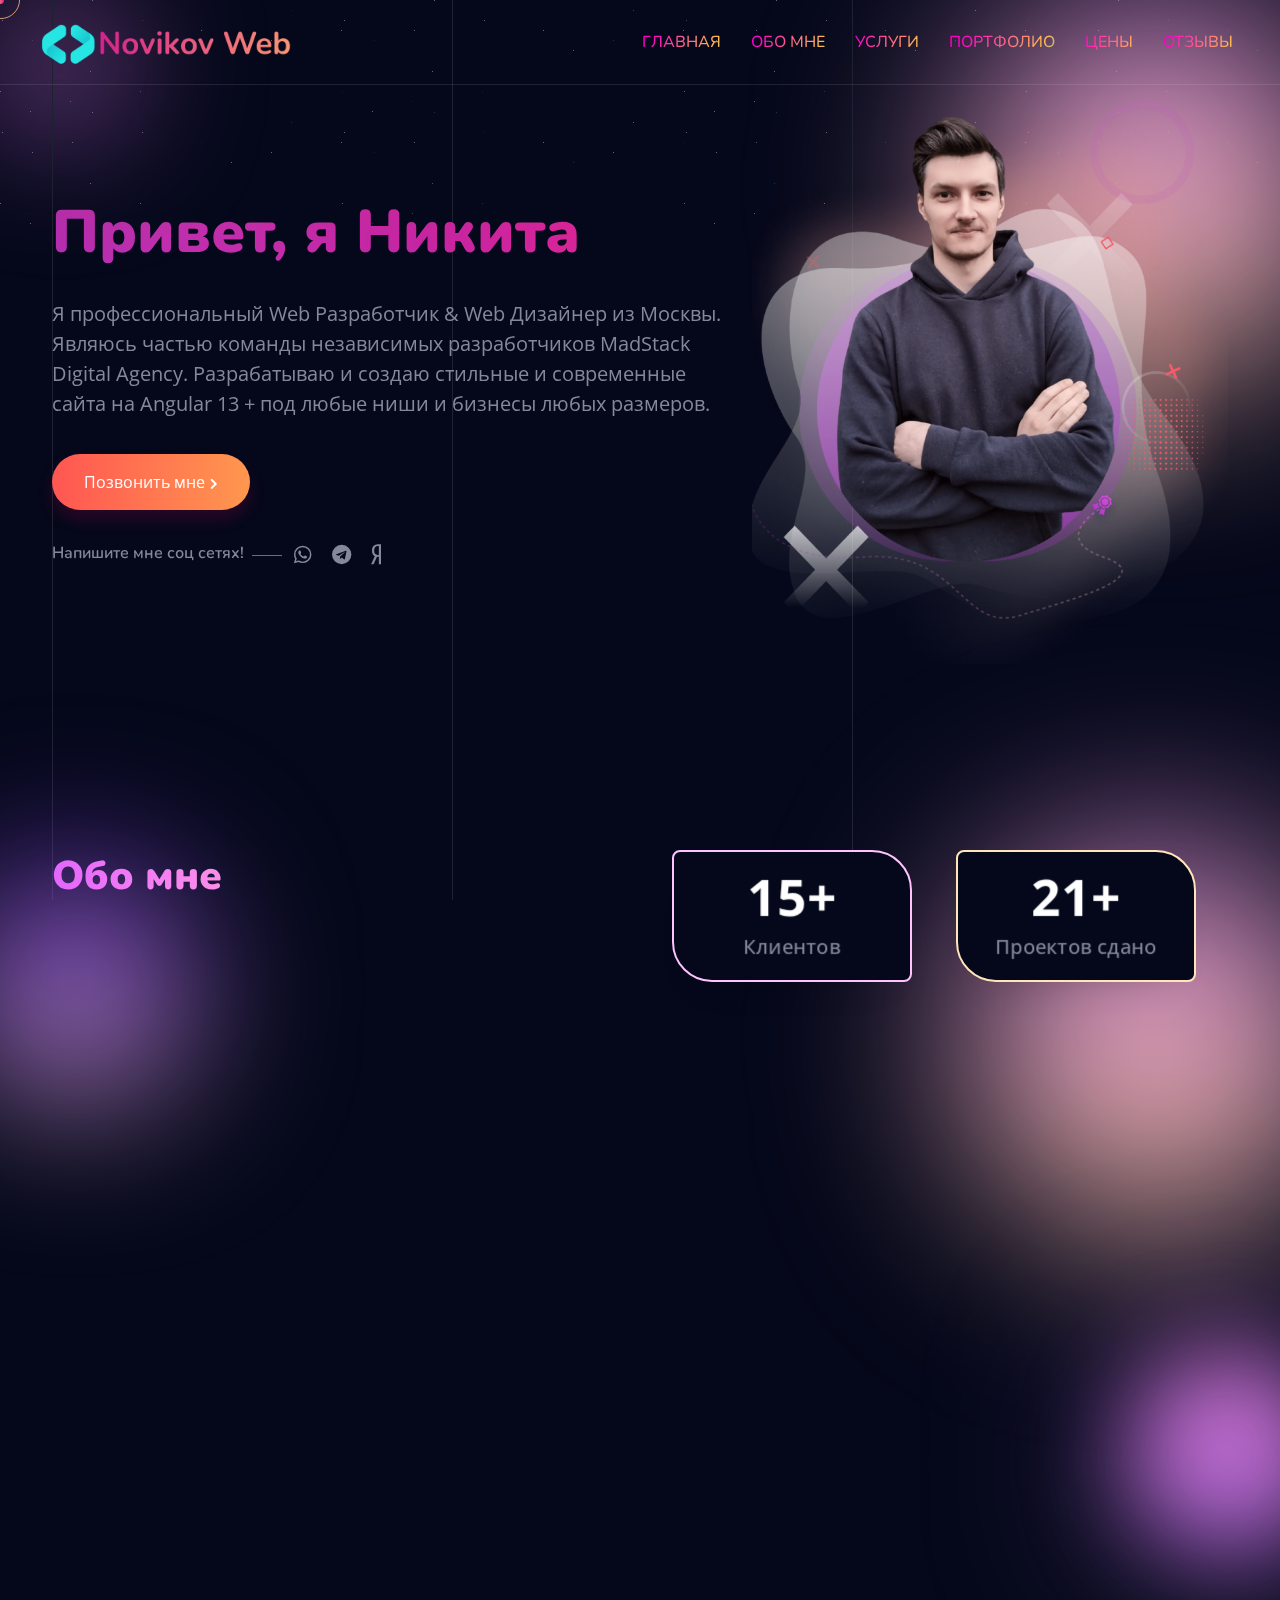
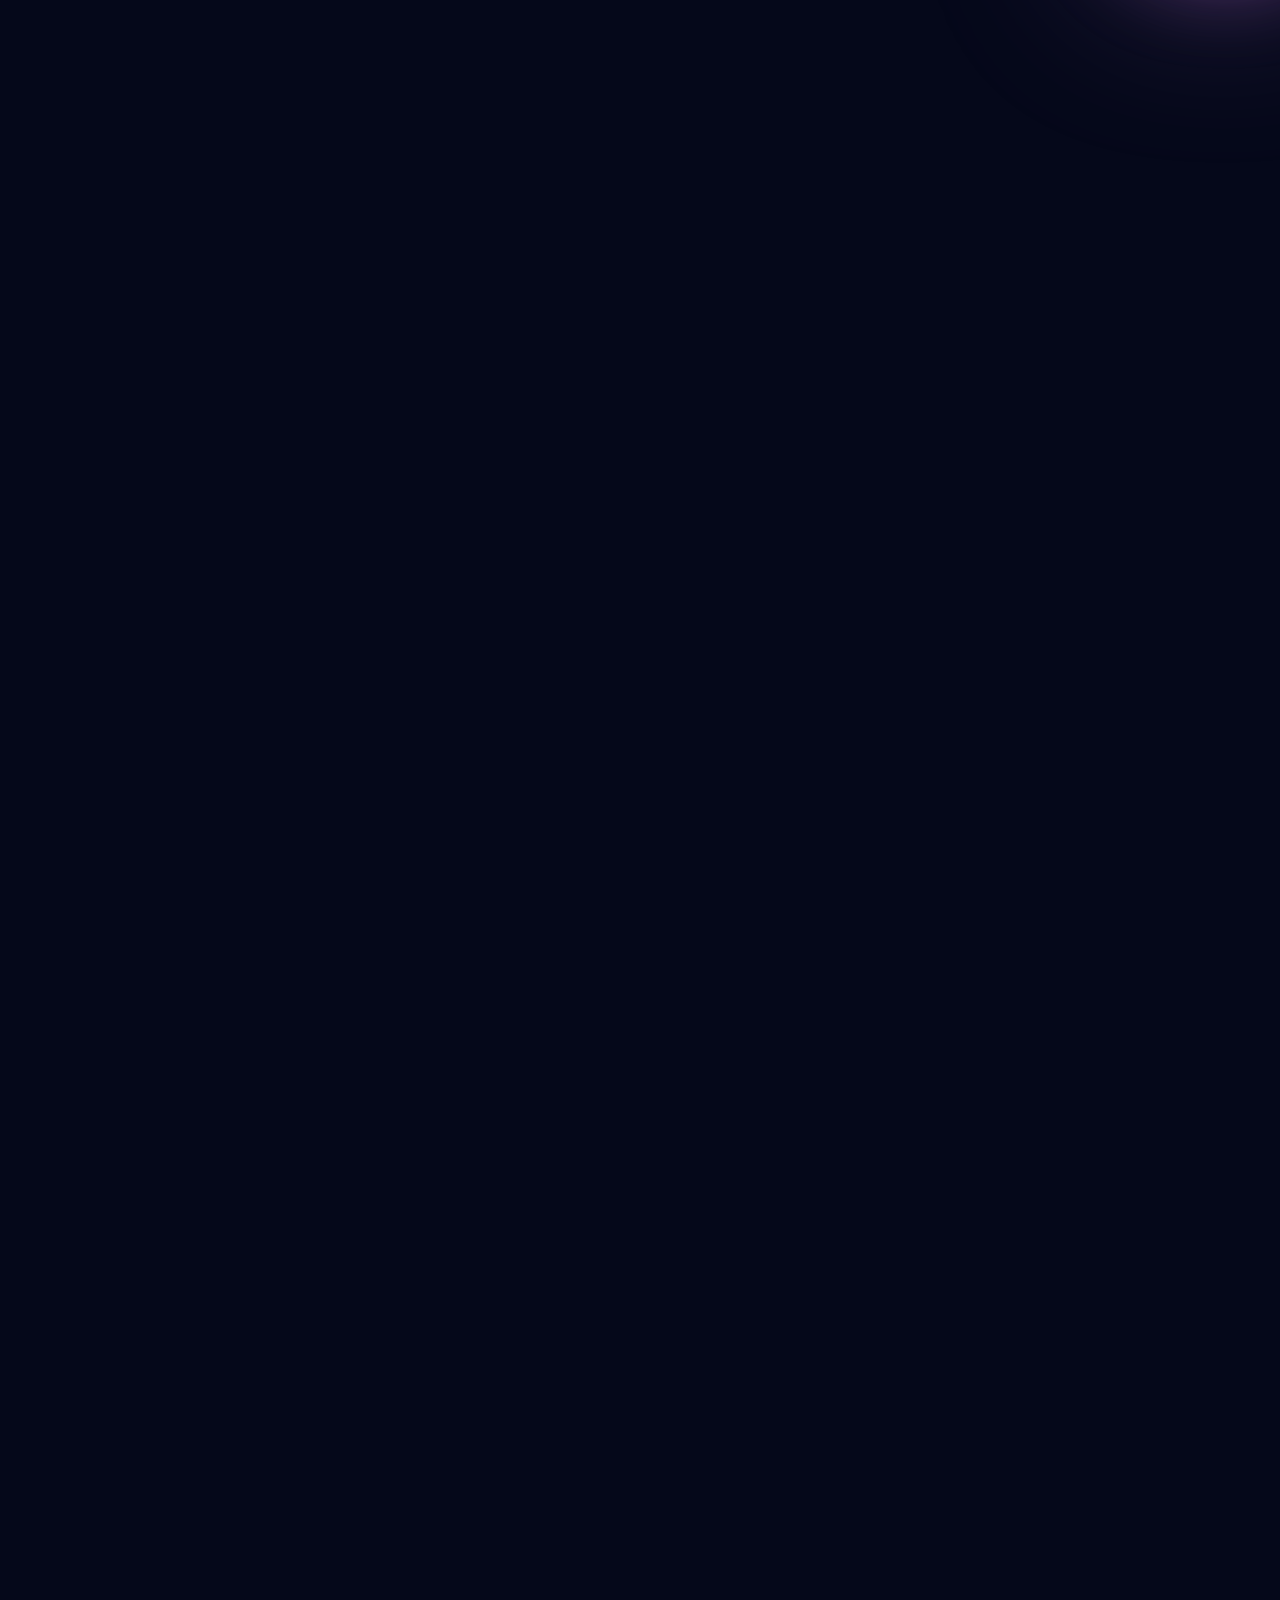
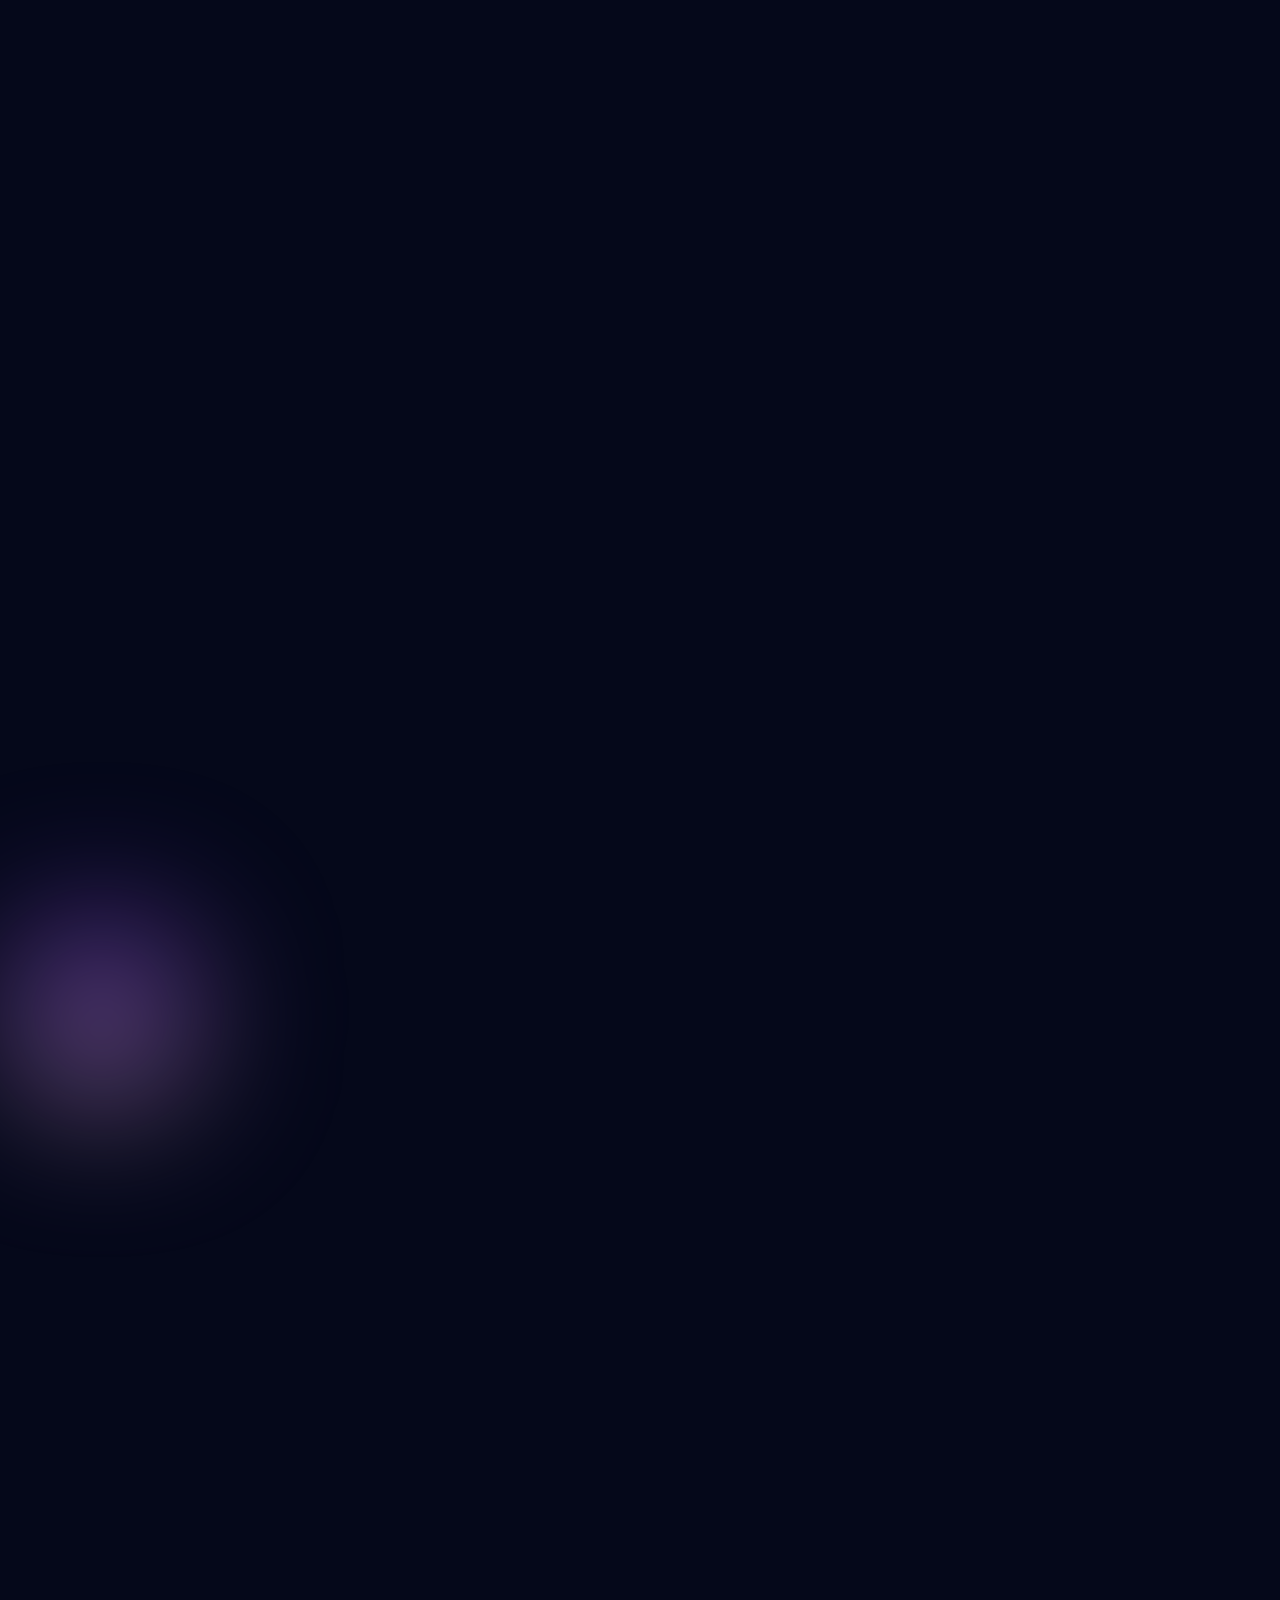
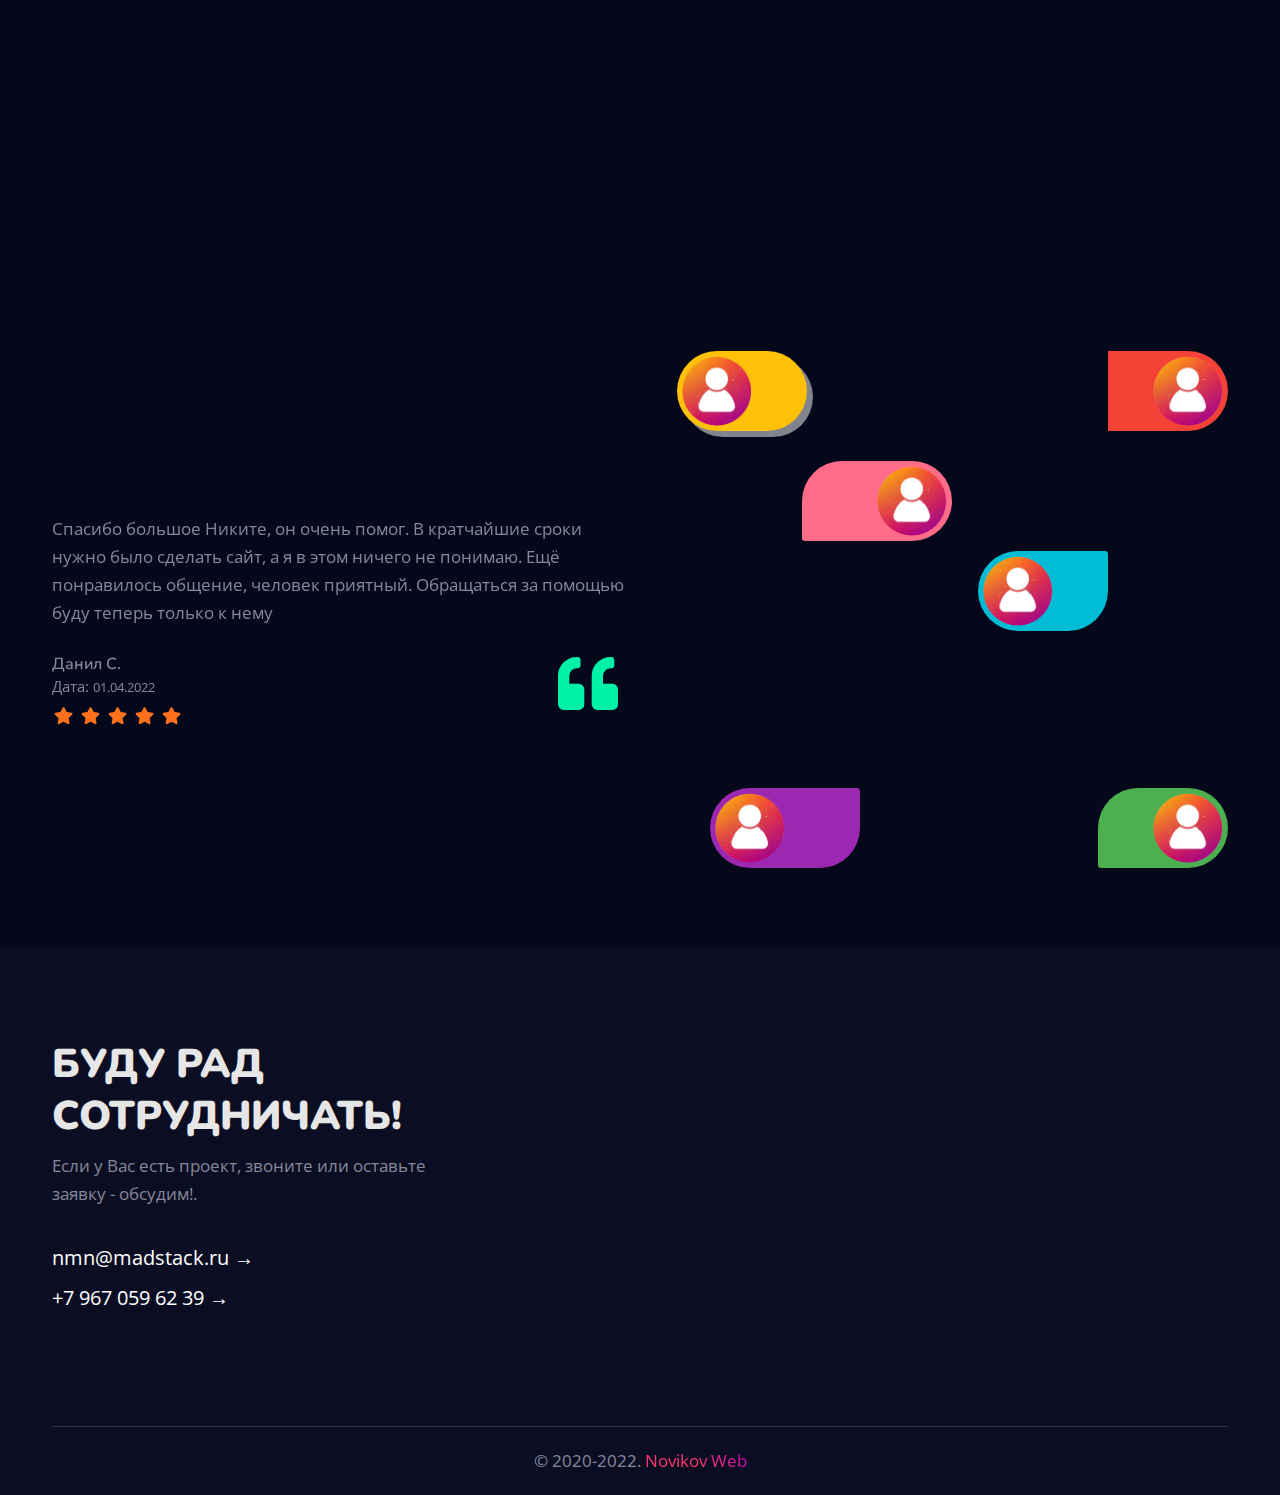
<file: index.html>
<!DOCTYPE html>
<html lang="en" class="no-js">

<head>
    <meta charset="utf-8" />
    <title>NovikovWeb - Web Design &amp; Development </title>
    <meta http-equiv="X-UA-Compatible" content="IE=edge">
    <meta name="theme-color" content="#101010">
    <meta name="title" content="NovikovWeb - Веб дизайн &amp; Разработка ">
    <meta name="description" content="NovikovWeb - Веб дизайн &amp; Разработка. Tilda, Html ,Angular 13+, Figma.">
    <meta name="keywords" content="Разработка сайтов на Angular 13+ и Tilda. Заказать сайт. Частный веб мастер. Купить сайт для компании. Сайт для бизнеса">
    <meta name="robots" content="index, follow">
    <meta http-equiv="Content-Type" content="text/html; charset=utf-8">
    <meta name="language" content="Russian">
    <meta name="revisit-after" content="10 days">
    <meta name="author" content="Madstack digital agency">
    <meta name="yandex-verification" content="15d604dd60795060" />

    <meta property="og:title" content="NovikovWeb" />
    <meta property="og:url" content="https://NovikovWeb.ru" />
    <meta property="og:image" content="https://ibb.co/KDWJwMX" />
    <meta property="og:description" content="NovikovWeb - Веб дизайн &amp; Разработка. Tilda, Html ,Angular 13+, Figma." />
    <meta property="og:determiner" content="the" />
    <meta property="og:locale" content="ru_RU" />
    <meta property="og:locale:alternate" content="ru_RU" />
    <meta property="og:locale:alternate" content="ru_RU" />
    <meta property="og:site_name" content="NovikovWeb" />

    <link rel="apple-touch-icon" sizes="76x76" href="/apple-touch-icon.png">
    <link rel="icon" type="image/png" sizes="32x32" href="/favicon-32x32.png">
    <link rel="icon" type="image/png" sizes="16x16" href="/favicon-16x16.png">
    <link rel="manifest" href="/site.webmanifest">
    <link rel="mask-icon" href="/safari-pinned-tab.svg" color="#5bbad5">
    <meta name="msapplication-TileColor" content="#da532c">
    <meta name="theme-color" content="#ffffff">
    <!--website-favicon-->
    <link href="images/favicon.png" rel="icon">
    <!--plugin-css-->
    <link href="css/bootstrap.min.css" rel="stylesheet">
    <link href="css/plugin.min.css" rel="stylesheet">
    <link href="https://cdnjs.cloudflare.com/ajax/libs/font-awesome/5.11.2/css/all.min.css" rel="stylesheet">
    <link href="https://fonts.googleapis.com/css2?family=Open+Sans:wght@400;600;700&family=Poppins:wght@300;400;500;600;700;800;900&display=swap" rel="stylesheet">
    <!-- template-style-->
    <link href="css/style.css" rel="stylesheet">
    <link href="css/responsive.css" rel="stylesheet">
    <link href="css/darkmode.css" rel="stylesheet">
    <style>
        html {
            scroll-behavior: smooth;
        }
    </style>
    <!-- Yandex.Metrika counter -->
    <script type="text/javascript">
        (function(m, e, t, r, i, k, a) {
            m[i] = m[i] || function() {
                (m[i].a = m[i].a || []).push(arguments)
            };
            m[i].l = 1 * new Date();
            k = e.createElement(t), a = e.getElementsByTagName(t)[0], k.async = 1, k.src = r, a.parentNode.insertBefore(k, a)
        })
        (window, document, "script", "https://mc.yandex.ru/metrika/tag.js", "ym");

        ym(84099268, "init", {
            clickmap: true,
            trackLinks: true,
            accurateTrackBounce: true,
            webvisor: true
        });
    </script>
    <noscript><div><img src="https://mc.yandex.ru/watch/84099268" style="position:absolute; left:-9999px;" alt="" /></div></noscript>
    <!-- /Yandex.Metrika counter -->
</head>

<body class="freelancerv2 font-bold">
    <!-- background grid line start -->
    <div class="grid-x">
        <div class="container">
            <div class="row">
                <div class="col-lg-4">
                    <div class="grid-line"></div>
                </div>
                <div class="col-lg-4">
                    <div class="grid-line"></div>
                </div>
                <div class="col-lg-4">
                    <div class="grid-line"></div>
                </div>
            </div>
        </div>
    </div>
    <!-- background grid line end -->
    <!-- blur bg start -->
    <div class="niwaxheroscroll-v2">
        <img src="images/shape/shape-b.png" class="niwax nxhs20" alt="icon" data-rellax-speed="-3">
        <img src="images/shape/shape-c.png" class="niwax nxhs30" alt="icon" data-rellax-speed="4">
    </div>
    <!-- blur bg end -->
    <!--Start Preloader -->
    <div class="onloadpage" id="page_loader">
        <div class="pre-content">
            <div class="logo-pre"><img src="images/logo.png" alt="Logo" class="img-fluid" /></div>
            <div class="pre-text- text-radius text-light text-animation bg-b">NovikovWeb - Web Design &amp; Development</div>
        </div>
    </div>
    <!--End Preloader -->
    <!--Start Header -->
    <header class="nav-bg-b main-header navfix fixed-top menu-dark">
        <div class="container-fluid m-pad">
            <div class="menu-header">
                <div class="dsk-logo">
                    <a class="nav-brand" href="index.html">
                        <img src="images/white-logo.png" alt="Logo" class="mega-white-logo" />
                        <img src="images/logo.png" alt="Logo" class="mega-darks-logo" />
                    </a>
                </div>
                <div class="custom-nav" role="navigation">
                    <ul class="nav-list onepge">
                        <li><a href="#home" class="menu-links">Главная</a></li>
                        <li><a href="#about" class="menu-links">Обо мне</a></li>
                        <li><a href="#services" class="menu-links">Услуги</a></li>
                        <li><a href="#work" class="menu-links">Портфолио</a></li>
                        <li><a href="#price" class="menu-links">Цены</a></li>
                        <li><a href="#clients" class="menu-links">Отзывы</a></li>
                    </ul>
                </div>
                <div class="mobile-menu2">
                    <ul class="mob-nav2">
                        <li><a href="#contactme" class="btn-round- trngl btn-br bg-btn btshad-b1"><i class="fas fa-envelope"></i></a></li>
                        <li class="navm-"> <a class="toggle" href="#"><span></span></a></li>
                    </ul>
                </div>
            </div>
            <!--Mobile Menu-->
            <nav id="main-nav">
                <ul class="first-nav">
                    <li class="logoinsidebar">
                        <img src="images/logo.png" alt="logo">
                    </li>
                    <li><a href="#home" class="menu-links">Главная</a></li>
                    <li><a href="#about" class="menu-links">Обо мне</a></li>
                    <li><a href="#services" class="menu-links">Услуги</a></li>
                    <li><a href="#work" class="menu-links">Портфолио</a></li>
                    <li><a href="#price" class="menu-links">Цены</a></li>
                    <li><a href="#clients" class="menu-links">Отзывы</a></li>
                </ul>
                <ul class="follow-label mobile_nav">
                    <li><a href="https://wa.me/+79670596239" target="blank" class="wow bounceIn" data-wow-delay=".4s"><i class="fab fa-whatsapp"></i></a></li>
                    <li><a href="https://t.me/Kapibarra2315" target="blank" class="wow bounceIn" data-wow-delay=".6s"><i class="fab fa-telegram"></i></a></li>
                    <li><a href="https://uslugi.yandex.ru/search?action=addReview&profile=NikitaNovikov-1421965" target="blank" class="wow bounceIn" data-wow-delay=".8s"><i class="fab fa-yandex"></i></a></li>
                </ul>
            </nav>
        </div>
    </header>
    <!--End Header -->

    <!--Start Hero-->
    <section class="hero-section flv2 upset" id="home">
        <div class="text-block">
            <div class="container">
                <div class="row">
                    <div class="col-lg-7 v-center">
                        <div class="header-heading">
                            <h1 class="text-effect-3 wow fadeInUp" data-wow-delay=".2s">Привет, я Никита</h1>
                            <p class="wow fadeInUp" data-wow-delay=".4s">Я профессиональный Web Разработчик & Web Дизайнер из Москвы. Являюсь частью команды независимых разработчиков MadStack Digital Agency. Разрабатываю и создаю стильные и современные сайта на Angular 13 + под любые ниши и бизнесы
                                любых размеров.</p>
                            <a href="tel:+79670596239" class="niwax-btn2 wow fadeInUp menu-links" data-wow-delay=".6s">Позвонить мне<i class="fas fa-chevron-right fa-icon"></i></a>
                            <div class="follow-label mt30">
                                <h6>Напишите мне соц сетях!</h6>
                                <a href="https://wa.me/+79670596239" target="blank" class="wow bounceIn" data-wow-delay=".4s"><i class="fab fa-whatsapp"></i></a>
                                <a href="https://t.me/Kapibarra2315" target="blank" class="wow bounceIn" data-wow-delay=".6s"><i class="fab fa-telegram"></i></a>
                                <a href="https://uslugi.yandex.ru/search?action=addReview&profile=NikitaNovikov-1421965" target="blank" class="wow bounceIn" data-wow-delay=".8s"><i class="fab fa-yandex"></i></a>
                            </div>
                        </div>
                    </div>
                    <div class="col-lg-5 v-center">
                        <div class="img-design h-scl-">
                            <div class="imgac animation wow fadeInUp" data-rellax-speed="4" data-wow-delay=".2s"> <img src="images/hero/freelancer-mobile.png" alt="#" class="img-fluid"></div>
                        </div>
                    </div>
                </div>
            </div>
        </div>
    </section>
    <!--End Hero-->
    <!--Start About-->
    <section class="about-freelance pad-tb upset" id="about">
        <div class="niwaxheroscroll-v2">
            <img src="images/shape/shape-a.png" class="niwax nxhs10" alt="icon" data-rellax-speed="4">
            <img src="images/shape/shape-c.png" class="niwax nxhs30" alt="icon" data-rellax-speed="8">
        </div>
        <div class="container">
            <div class="row">
                <div class="col-lg-6">
                    <div class="common-heading text-l">
                        <h2 class="mb15 text-effect-3 wow fadeInUp" data-wow-delay=".2s">Обо мне</h2>
                        <p class="wow fadeInUp" data-wow-delay=".3s">Я профессиональный Frontend разработчик. С 2017 года занимаюсь Frontend разработкой на JS (Angular). С 2019 года занимаюсь созданием сайтов на Фрилансе, работаю на Angular, HTML и Тильде , без php и WordPress, только современные
                            технологии и тренды дизайна 2022 года, Ваш сайт в надежных руках. Имею экспертизу и знакомых почти во всех сферах информационных технологий, помогу принять верное решение и посоветовать специалиста по любым вопросам.
                        </p>
                    </div>
                </div>
                <div class="col-lg-6">
                    <div class="counter-facts">
                        <div class="counter-no mb20 wow bounceIn" data-wow-delay=".2s">
                            <div class="hexagon hexa1" data-tilt data-tilt-max="20" data-tilt-speed="1000">
                                <div class="counter-number">
                                    <span class="counter">80</span><span>+</span>
                                    <p>Клиентов</p>
                                </div>
                            </div>
                        </div>
                        <div class="counter-no mb20  wow bounceIn" data-wow-delay=".4s">
                            <div class="hexagon hexa2" data-tilt data-tilt-max="20" data-tilt-speed="1000">
                                <div class="counter-number">
                                    <span class="counter">109</span><span>+</span>
                                    <p>Проектов сдано</p>
                                </div>
                            </div>
                        </div>
                        <div class="counter-no mt20  wow bounceIn" data-wow-delay=".6s">
                            <div class="hexagon hexa3" data-tilt data-tilt-max="20" data-tilt-speed="1000">
                                <div class="counter-number">
                                    <span class="counter">300</span><span>k+</span>
                                    <p>Строк кода</p>
                                </div>
                            </div>
                        </div>
                        <div class="counter-no mt20  wow bounceIn" data-wow-delay=".8s">
                            <div class="hexagon hexa4" data-tilt data-tilt-max="20" data-tilt-speed="1000">
                                <div class="counter-number">
                                    <span class="counter">5</span><span>+</span>
                                    <p>Лет опыта</p>
                                </div>
                            </div>
                        </div>
                    </div>
                </div>
            </div>
        </div>
    </section>
    <!--End About-->
    <!--Start service -->
    <section class="about-dg-ca2 posrtl pb80 pt80 upset" id="services">
        <div class="niwaxheroscroll-v2">
            <img src="images/shape/shape-d.png" class="niwax nxhs40" alt="icon" data-rellax-speed="-5">
            <img src="images/shape/shape-f.png" class="niwax nxhs30" alt="icon" data-rellax-speed="8">
        </div>
        <div class="container">
            <div class="row">
                <div class="col-lg-8">
                    <div class="common-heading2 text-l">
                        <h2 class="mb15 text-effect-3 wow fadeInUp" data-wow-delay=".2s">Услуги</h2>
                        <p class="wow fadeInUp" data-wow-delay=".3s">Только современный технологический стэк, без PHP и WordPress. Ваш сайт останется стильным и современным долгое время.</p>
                    </div>
                </div>
            </div>
            <div class="row mt30 srve justify-content-center">
                <div class="col-lg-4 col-sm-6 mt30">
                    <div class="card-dark-2 up-hor wow fadeIn" data-wow-delay=".2s">
                        <div class="innericodiv innidv1">
                            <img src="images/icons/figma.png" alt="img" class="img-fluid">
                        </div>
                        <div class="inforcardtt">
                            <h3>Web Дизайн & Ux/Ui</h3>
                            <p>Создание продающих интерфейсов для Вашего бизнеса</p>
                        </div>
                    </div>
                </div>
                <div class="col-lg-4 col-sm-6 mt30">
                    <div class="card-dark-2 up-hor  wow fadeIn" data-wow-delay=".3s">
                        <div class="innericodiv innidv2">
                            <img src="images/icons/vscode.png" alt="img" class="img-fluid">
                        </div>
                        <div class="inforcardtt">
                            <h3>Web Разработка</h3>
                            <p>Разработка веб-сайтов на : Angular 13+ / HTML, CSS, JS / Шаблоны</p>
                        </div>
                    </div>
                </div>
                <div class="col-lg-4 col-sm-6 mt30">
                    <div class="card-dark-2 up-hor wow fadeIn" data-wow-delay=".4s">
                        <div class="innericodiv innidv3">
                            <img src="images/icons/tilda-icon.png" alt="img" class="img-fluid">
                        </div>
                        <div class="inforcardtt">
                            <h3>Разработка на Tilda</h3>
                            <p>Разработка веб-сайтов на Tilda, Zero Block или из стандартных</p>
                        </div>
                    </div>
                </div>
                <div class="col-lg-4 col-sm-6 mt30">
                    <div class="card-dark-2 up-hor wow fadeIn" data-wow-delay=".2s">
                        <div class="innericodiv innidv1">
                            <img src="images/icons/vk.png" alt="img" class="img-fluid">
                        </div>
                        <div class="inforcardtt">
                            <h3>Продвижение сайтов</h3>
                            <p>Продвижение сайта в рекламой сети Вконтакте</p>
                        </div>
                    </div>
                </div>
                <div class="col-lg-4 col-sm-6 mt30">
                    <div class="card-dark-2 up-hor wow fadeIn" data-wow-delay=".4s">
                        <div class="innericodiv innidv3">
                            <img src="images/icons/yandex-direct.png" alt="img" class="img-fluid">
                        </div>
                        <div class="inforcardtt">
                            <h3>Продвижение сайтов</h3>
                            <p>Продвижение сайта в рекламой сети Yandex.Direct</p>
                        </div>
                    </div>
                </div>
            </div>
        </div>
    </section>
    <!--End service-->
    <!--Start service -->
    <section class="about-dg-ca2 posrtl pb80 pt80 upset" id="work">
        <div class="container">
            <div class="row">
                <div class="col-lg-8">
                    <div class="common-heading2 text-l">
                        <h2 class="mb15 text-effect-3  wow fadeInUp" data-wow-delay=".2s">Мои проекты</h2>
                        <p class="wow fadeInUp" data-wow-delay=".3s">За время моей работы я помог десяткам бизнесов запустить их проекты в работу и привести им новых клиентов. Развернутое портфолио вышлю по требованию.</p>
                    </div>
                </div>
            </div>
            <div class="row mt30 justify-content-center">
                <div class="col-lg-4 col-sm-6 mt30">
                    <div class="card-dark-2 up-hor  wow fadeIn" data-wow-delay=".2s">
                        <img src="images/portfolio/app-img1.png" alt="img" class="w-100">
                        <div class="inforcardtt">
                            <h3>Vnukovo Premium Outlet</h3>
                        </div>
                    </div>
                </div>
                <div class="col-lg-4 col-sm-6 mt30">
                    <div class="card-dark-2 up-hor  wow fadeIn" data-wow-delay=".3s">
                        <img src="images/portfolio/app-img2.png" alt="img" class="w-100">
                        <div class="inforcardtt">
                            <h3>Частный Юрист</h3>
                        </div>
                    </div>
                </div>
                <div class="col-lg-4 col-sm-6 mt30">
                    <div class="card-dark-2 up-hor wow fadeIn" data-wow-delay=".4s">
                        <img src="images/portfolio/app-img3.png" alt="img" class="w-100">
                        <div class="inforcardtt">
                            <h3>Премиальный декор</h3>
                        </div>
                    </div>
                </div>
            </div>
            <div class="row mt30 justify-content-center">
                <div class="col-lg-4 col-sm-6 mt30">
                    <div class="card-dark-2 up-hor  wow fadeIn" data-wow-delay=".2s">
                        <img src="images/portfolio/app-img6.png" alt="img" class="w-100">
                        <div class="inforcardtt">
                            <h3>Бухгалтерская Фирма</h3>
                        </div>
                    </div>
                </div>
                <div class="col-lg-4 col-sm-6 mt30">
                    <div class="card-dark-2 up-hor  wow fadeIn" data-wow-delay=".3s">
                        <img src="images/portfolio/app-img5.png" alt="img" class="w-100">
                        <div class="inforcardtt">
                            <h3>Лекарственный препарат</h3>
                        </div>
                    </div>
                </div>
                <div class="col-lg-4 col-sm-6 mt30">
                    <div class="card-dark-2 up-hor wow fadeIn" data-wow-delay=".4s">
                        <img src="images/portfolio/app-img4.png" alt="img" class="w-100">
                        <div class="inforcardtt">
                            <h3>Обслуживание Аквариумов</h3>
                        </div>
                    </div>
                </div>
            </div>
            <div class="row mt30 justify-content-center">
                <div class="col-lg-4 col-sm-6 mt30">
                    <div class="card-dark-2 up-hor  wow fadeIn" data-wow-delay=".2s">
                        <img src="images/portfolio/app-img7.png" alt="img" class="w-100">
                        <div class="inforcardtt">
                            <h3>Сеть Спа-салонов</h3>
                        </div>
                    </div>
                </div>
                <div class="col-lg-4 col-sm-6 mt30">
                    <div class="card-dark-2 up-hor  wow fadeIn" data-wow-delay=".3s">
                        <img src="images/portfolio/app-img8.png" alt="img" class="w-100">
                        <div class="inforcardtt">
                            <h3>Онлайн игра</h3>
                        </div>
                    </div>
                </div>
                <div class="col-lg-4 col-sm-6 mt30">
                    <div class="card-dark-2 up-hor wow fadeIn" data-wow-delay=".4s">
                        <img src="images/portfolio/app-img9.png" alt="img" class="w-100">
                        <div class="inforcardtt">
                            <h3>Ивент-Агенство</h3>
                        </div>
                    </div>
                </div>
            </div>
        </div>
    </section>
    <!--End service-->
    <!--Start experience -->
    <section class="about-dg-ca2 posrtl pb80 pt80 upset" id="price">
        <div class="niwaxheroscroll-v2">
            <img src="images/shape/shape-f.png" class="niwax nxhs20" alt="icon" data-rellax-speed="-3">
        </div>
        <div class="container">
            <div class="row">
                <div class="col-lg-8">
                    <div class="common-heading2 text-l">
                        <h2 class="mb15 text-effect-3 wow fadeInUp" data-wow-delay=".2s">Актуальный прайс</h2>
                        <p class=" wow fadeInUp" data-wow-delay=".3s">Напишите мне, опишите задачу и мы подберем оптимальное решение для Вашего бюджета.</p>
                    </div>
                </div>
            </div>
            <div class="row mt30">
                <div class="col-lg-4 mt30">
                    <div class="inforcardttt wow fadeIn" data-wow-delay=".2s">
                        <h2 class="mb0">Web-Разработка</h2>
                        <h2>от <span class="price text-effect-2" style="font-weight:900">7 000 ₽</span></h2>
                        <p class="mt15">Начиная от шаблонных решений до индивидуальной разработки ( дизайн проект не входит в стоимость ).</p>
                    </div>
                </div>
                <div class="col-lg-4 mt30">
                    <div class="inforcardttt wow fadeIn" data-wow-delay=".3s">
                        <h2 class="mb0">Дизайн Figma</h2>
                        <h2>от <span class="price text-effect-1" style="font-weight:900">5 000 ₽</span></h2>
                        <p class="mt15">Тренды 2022 года в веб дизайне, составление продающей структуры сайта и отработка возражений.</p>
                    </div>
                </div>
                <div class="col-lg-4 mt30">
                    <div class="inforcardttt wow fadeIn" data-wow-delay=".4s">
                        <h2 class="mb0">Продвижение</h2>
                        <h2>от <span class="price text-effect-4" style="font-weight:900">5 000 ₽</span></h2>
                        <p class="mt15">Продвижение Вашего сайта в РСЯ или Вконтакте. Анализ ниши , сбор семантики, настройка таргета.</p>
                    </div>
                </div>
            </div>
        </div>
    </section>
    <!--End experience-->
    <!--Start Clients-->
    <section class="dg-clients-section-ca2  pb80 pt80 upset" id="clients">
        <div class="container">
            <div class="row">
                <div class="col-lg-8">
                    <div class="common-heading2">
                        <h2 class="mb15 text-effect-3 wow fadeInUp" data-wow-delay=".2s">Мои клиенты</h2>
                        <p class="mb30 wow fadeInUp" data-wow-delay=".3s">За время своей работы я успел посотрудничать с десятками специалистами и компаниями.</p>
                    </div>
                </div>
            </div>
            <div class="row">
                <div class="col-lg-12">
                    <div class="client-logoset">
                        <ul class="row text-center clearfix">
                            <li class="col-lg-2 col-md-3 col-sm-4 col-6 mt30 wow fadeIn" data-wow-delay=".2s">
                                <div class="brand-logo"><img src="images/client/logo1.png" alt="clients" class="img-fluid"></div>
                                <p>Way2Wood, Россия</p>
                            </li>
                            <li class="col-lg-2 col-md-3 col-sm-4 col-6 mt30 wow fadeIn" data-wow-delay=".4s">
                                <div class="brand-logo"><img src="images/client/logo2.png" alt="clients" class="img-fluid"></div>
                                <p>Vnukovo Premium, Россия</p>
                            </li>
                            <li class="col-lg-2 col-md-3 col-sm-4 col-6 mt30 wow fadeIn" data-wow-delay="1.4s">
                                <div class="brand-logo"><img src="images/client/logo7.png" alt="clients" class="img-fluid"></div>
                                <p>FitService, Россия</p>
                            </li>
                            <li class="col-lg-2 col-md-3 col-sm-4 col-6 mt30 wow fadeIn" data-wow-delay=".8s">
                                <div class="brand-logo"><img src="images/client/logo4.png" alt="clients" class="img-fluid"></div>
                                <p>Котоспас, Россия</p>
                            </li>
                            <li class="col-lg-2 col-md-3 col-sm-4 col-6 mt30 wow fadeIn" data-wow-delay="1s">
                                <div class="brand-logo"><img src="images/client/logo5.png" alt="clients" class="img-fluid"></div>
                                <p>StroyAdvice, Россия</p>
                            </li>
                            <li class="col-lg-2 col-md-3 col-sm-4 col-6 mt30 wow fadeIn" data-wow-delay="1.2s">
                                <div class="brand-logo"><img src="images/client/logo6.png" alt="clients" class="img-fluid"></div>
                                <p>WhiteService, Россия</p>
                            </li>
                        </ul>
                    </div>
                </div>
            </div>
        </div>
    </section>
    <!--End Clients-->
    <!--Start Testinomial-->
    <section class="dg-testinomial-section pb80 pt80 upset">
        <div class="container">
            <div class="row mt60 ">
                <div class="col-lg-6">
                    <div class="common-heading text-l">
                        <h2 class="mb0 text-effect-3 wow fadeInUp" data-wow-delay=".2s">Отзывы (взяты с профиля на Я.Услугах)</h2>
                    </div>
                    <div class="owl-carousel testimonial-card-b mt60 mb60">
                        <div class="testimonial-card">
                            <p>Спасибо большое Никите, он очень помог. В кратчайшие сроки нужно было сделать сайт, а я в этом ничего не понимаю. Ещё понравилось общение, человек приятный. Обращаться за помощью буду теперь только к нему</p>
                            <div class="-client-details- mt20">
                                <i class="fas fa-quote-left posiqut"></i>
                                <div class="reviewer-text">
                                    <h4>Данил С.</h4>
                                    <p>Дата: <small>01.04.2022</small></p>
                                    <div class="star-rate mt10">
                                        <ul>
                                            <li> <a href="javascript:void(0)" class="chked"><i class="fas fa-star" aria-hidden="true"></i></a> </li>
                                            <li> <a href="javascript:void(0)" class="chked"><i class="fas fa-star" aria-hidden="true"></i></a> </li>
                                            <li> <a href="javascript:void(0)" class="chked"><i class="fas fa-star" aria-hidden="true"></i></a> </li>
                                            <li> <a href="javascript:void(0)" class="chked"><i class="fas fa-star" aria-hidden="true"></i></a> </li>
                                            <li> <a href="javascript:void(0)" class="chked"><i class="fas fa-star" aria-hidden="true"></i></a> </li>
                                        </ul>
                                    </div>
                                </div>
                            </div>
                        </div>
                        <div class="testimonial-card">
                            <p>Хотел бы выразить огромную благодарность Никите за помощь в выполнении моей просьбы . Очень опытный, доброжелательный,открытый человек. Свою работу выполнил великолепно,Я всем доволен,просто мастер своего дела, всем рекомендую
                                !! Ещё раз спасибо</p>
                            <div class="-client-details- mt20">
                                <i class="fas fa-quote-left posiqut"></i>
                                <div class="reviewer-text">
                                    <h4>Дима Поляков</h4>
                                    <p>Дата: <small>08.04.2022</small></p>
                                    <div class="star-rate mt10">
                                        <ul>
                                            <li> <a href="javascript:void(0)" class="chked"><i class="fas fa-star" aria-hidden="true"></i></a> </li>
                                            <li> <a href="javascript:void(0)" class="chked"><i class="fas fa-star" aria-hidden="true"></i></a> </li>
                                            <li> <a href="javascript:void(0)" class="chked"><i class="fas fa-star" aria-hidden="true"></i></a> </li>
                                            <li> <a href="javascript:void(0)" class="chked"><i class="fas fa-star" aria-hidden="true"></i></a> </li>
                                            <li> <a href="javascript:void(0)" class="chked"><i class="fas fa-star" aria-hidden="true"></i></a> </li>
                                        </ul>
                                    </div>
                                </div>
                            </div>
                        </div>
                        <div class="testimonial-card">
                            <p>Хочу выразить благодарность Никите за проделанную работу! Никита делал сайт мне как фотографу, прислушался ко всем пожеланиям и сделал все очень быстро! Сейчас Никита поддерживает мой сайт и реализует новые идеи очень круто)</p>
                            <div class="-client-details- mt20">
                                <i class="fas fa-quote-left posiqut"></i>
                                <div class="reviewer-text">
                                    <h4>Анна Филиппова</h4>
                                    <p>Дата: <small>08.12.2021</small></p>
                                    <div class="star-rate mt10">
                                        <ul>
                                            <li> <a href="javascript:void(0)" class="chked"><i class="fas fa-star" aria-hidden="true"></i></a> </li>
                                            <li> <a href="javascript:void(0)" class="chked"><i class="fas fa-star" aria-hidden="true"></i></a> </li>
                                            <li> <a href="javascript:void(0)" class="chked"><i class="fas fa-star" aria-hidden="true"></i></a> </li>
                                            <li> <a href="javascript:void(0)" class="chked"><i class="fas fa-star" aria-hidden="true"></i></a> </li>
                                            <li> <a href="javascript:void(0)" class="chked"><i class="fas fa-star" aria-hidden="true"></i></a> </li>
                                        </ul>
                                    </div>
                                </div>
                            </div>
                        </div>
                        <div class="testimonial-card">
                            <p>Спасибо Никите за работу! Отличный специалист, сделал быстро и качественно, учёл все правки и пожелания. Рекомендую всем обращаться к нему👍🏻🧑‍💻</p>
                            <div class="-client-details- mt20">
                                <i class="fas fa-quote-left posiqut"></i>
                                <div class="reviewer-text">
                                    <h4>Анастасия Р.</h4>
                                    <p>Дата: <small>10.11.2021</small></p>
                                    <div class="star-rate mt10">
                                        <ul>
                                            <li> <a href="javascript:void(0)" class="chked"><i class="fas fa-star" aria-hidden="true"></i></a> </li>
                                            <li> <a href="javascript:void(0)" class="chked"><i class="fas fa-star" aria-hidden="true"></i></a> </li>
                                            <li> <a href="javascript:void(0)" class="chked"><i class="fas fa-star" aria-hidden="true"></i></a> </li>
                                            <li> <a href="javascript:void(0)" class="chked"><i class="fas fa-star" aria-hidden="true"></i></a> </li>
                                            <li> <a href="javascript:void(0)" class="chked"><i class="fas fa-star" aria-hidden="true"></i></a> </li>
                                        </ul>
                                    </div>
                                </div>
                            </div>
                        </div>
                        <div class="testimonial-card">
                            <p>Спасибо за оперативно и качественно выполненную работу, взаимопонимание и понятный фидбэк и рекомендации. С Вами приятно сотрудничать!</p>
                            <div class="-client-details- mt20">
                                <i class="fas fa-quote-left posiqut"></i>
                                <div class="reviewer-text">
                                    <h4>Игнат П.</h4>
                                    <p>Дата: <small>04.03.2022</small></p>
                                    <div class="star-rate mt10">
                                        <ul>
                                            <li> <a href="javascript:void(0)" class="chked"><i class="fas fa-star" aria-hidden="true"></i></a> </li>
                                            <li> <a href="javascript:void(0)" class="chked"><i class="fas fa-star" aria-hidden="true"></i></a> </li>
                                            <li> <a href="javascript:void(0)" class="chked"><i class="fas fa-star" aria-hidden="true"></i></a> </li>
                                            <li> <a href="javascript:void(0)" class="chked"><i class="fas fa-star" aria-hidden="true"></i></a> </li>
                                            <li> <a href="javascript:void(0)" class="chked"><i class="fas fa-star" aria-hidden="true"></i></a> </li>
                                        </ul>
                                    </div>
                                </div>
                            </div>
                        </div>
                        <div class="testimonial-card">
                            <p>Заказывал сайт с нуля. Креативный человек с интересными предложениями. Сделал очень быстро и по каждому пункту уточнял и вносил коррективы прямо сразу и подсказывал по рекламе и всему остальному.</p>
                            <div class="-client-details- mt20">
                                <i class="fas fa-quote-left posiqut"></i>
                                <div class="reviewer-text">
                                    <h4>Ильяс</h4>
                                    <p>Дата: <small>02.10.2021</small></p>
                                    <div class="star-rate mt10">
                                        <ul>
                                            <li> <a href="javascript:void(0)" class="chked"><i class="fas fa-star" aria-hidden="true"></i></a> </li>
                                            <li> <a href="javascript:void(0)" class="chked"><i class="fas fa-star" aria-hidden="true"></i></a> </li>
                                            <li> <a href="javascript:void(0)" class="chked"><i class="fas fa-star" aria-hidden="true"></i></a> </li>
                                            <li> <a href="javascript:void(0)" class="chked"><i class="fas fa-star" aria-hidden="true"></i></a> </li>
                                            <li> <a href="javascript:void(0)" class="chked"><i class="fas fa-star" aria-hidden="true"></i></a> </li>
                                        </ul>
                                    </div>
                                </div>
                            </div>
                        </div>
                    </div>
                    <a href="https://uslugi.yandex.ru/search?action=addReview&profile=NikitaNovikov-1421965" target="_blank" rel="noopener" class="niwax-btn2 wow fadeInUp" data-wow-delay=".6s">Оставить отзыв <i class="fas fa-chevron-right fa-icon"></i></a>
                </div>
                <div class="col-lg-6">
                    <div class="clients-creative-pic pl25">
                        <div class="owl-dots" id="testimonials-avatar">
                            <button class="dot-c1 tcc1 owl-dot active">  <img alt="image" src="images/user-thumb/user1.png"></button>
                            <button class="dot-c1 tcc2 owl-dot">  <img alt="image" src="images/user-thumb/user1.png"></button>
                            <button class="dot-c1 tcc3 owl-dot">  <img alt="image" src="images/user-thumb/user1.png"></button>
                            <button class="dot-c1 tcc4 owl-dot">  <img alt="image" src="images/user-thumb/user1.png"></button>
                            <button class="dot-c1 tcc5 owl-dot">  <img alt="image" src="images/user-thumb/user1.png"></button>
                            <button class="dot-c1 tcc6 owl-dot">  <img alt="image" src="images/user-thumb/user1.png"></button>
                        </div>
                    </div>
                </div>
            </div>
        </div>
    </section>
    <!--End Testinomial-->

    <!--Start Footer-->
    <footer class="footerdez dark-footer freelancer-footer" id="contactme">
        <div class="container">
            <div class="row justify-content-between">
                <div class="col-lg-4 col-md-6 col-sm-12">
                    <div class="footerdez-a">
                        <h2>БУДУ РАД СОТРУДНИЧАТЬ!</h2>
                        <p class="mt10">Если у Вас есть проект, звоните или оставьте заявку - обсудим!.</p>
                        <div class="contactinfo mt30">
                            <a href="mailto:nmn@madstack.ru">nmn@madstack.ru <span>→</span></a>
                            <a href="tel:+79670596239">+7 967 059 62 39 <span>→</span></a>
                        </div>
                        <div class="ff-social-icons mt30">
                            <a href="https://wa.me/+79670596239" target="blank" class="wow bounceIn" data-wow-delay=".4s"><i class="fab fa-whatsapp"></i></a>
                            <a href="https://t.me/Kapibarra2315" target="blank" class="wow bounceIn" data-wow-delay=".6s"><i class="fab fa-telegram"></i></a>
                            <a href="https://uslugi.yandex.ru/search?action=addReview&profile=NikitaNovikov-1421965" target="blank" class="wow bounceIn" data-wow-delay=".8s"><i class="fab fa-yandex"></i></a>
                        </div>
                    </div>
                </div>
                <!-- <div class="col-lg-7 col-md-6 col-sm-12 m-mt50">
                    <div class="form-block">
                        <h3 class="mb30">Остались вопросы? Оставьте заявку!</h3>
                        <form name="feedback-form" id="contactForm">
                            <div class="fieldsets row">
                                <div class="col-md-6"><input type="text" placeholder="Имя" name="name"></div>
                                <div class="col-md-6"><input type="number" placeholder="Телефон" name="phone"></div>
                            </div>
                            <div class="fieldsets"><textarea placeholder="Сообщение" name="message"></textarea></div>
                            <div class="custom-control custom-checkbox">
                                <input type="checkbox" class="custom-control-input" id="customCheck" name="example1" checked="checked">
                                <label class="custom-control-label" for="customCheck">Я согласен на <a href="javascript:void(0)">обработку персональных</a> данных.</label>
                            </div>
                            <div class="fieldsets mt20"> <button type="submit" name="submit" class="niwax-btn3">Отправить <i class="fas fa-chevron-right fa-icon"></i></button> </div>
                            <p class="trm"><i class="fas fa-lock"></i>Я против спама. Я уважаю Вашу приватность.</p>
                        </form>
                    </div>
                </div> -->
            </div>
            <div class="row">
                <div class="col-lg-12 text-center">
                    <p class="ffttrr">© 2020-2022. <a href="#" class="text-effect-1">Novikov Web</a></p>
                </div>
            </div>
        </div>
    </footer>

    <!--Dark Mode Switch end-->
    <!-- Custom mouse start-->
    <div class="mouse-cursor cursor"></div>
    <div class="mouse-cursor cursor-follow"></div>
    <!-- Custom mouse end-->

    <!--End Footer-->
    <!-- js placed at the end of the document so the pages load faster -->
    <script src="js/vendor/modernizr-3.5.0.min.js"></script>
    <script src="js/jquery.min.js"></script>
    <script src="js/bootstrap.bundle.min.js"></script>
    <script src="js/plugin.min.js"></script>
    <script src="js/preloader.js"></script>
    <script src="js/tweenmax.min.js"></script>
    <script src="js/form.js"></script>
    <!--common script file-->
    <script src="js/main.js"></script>
</body>

</html>
</file>
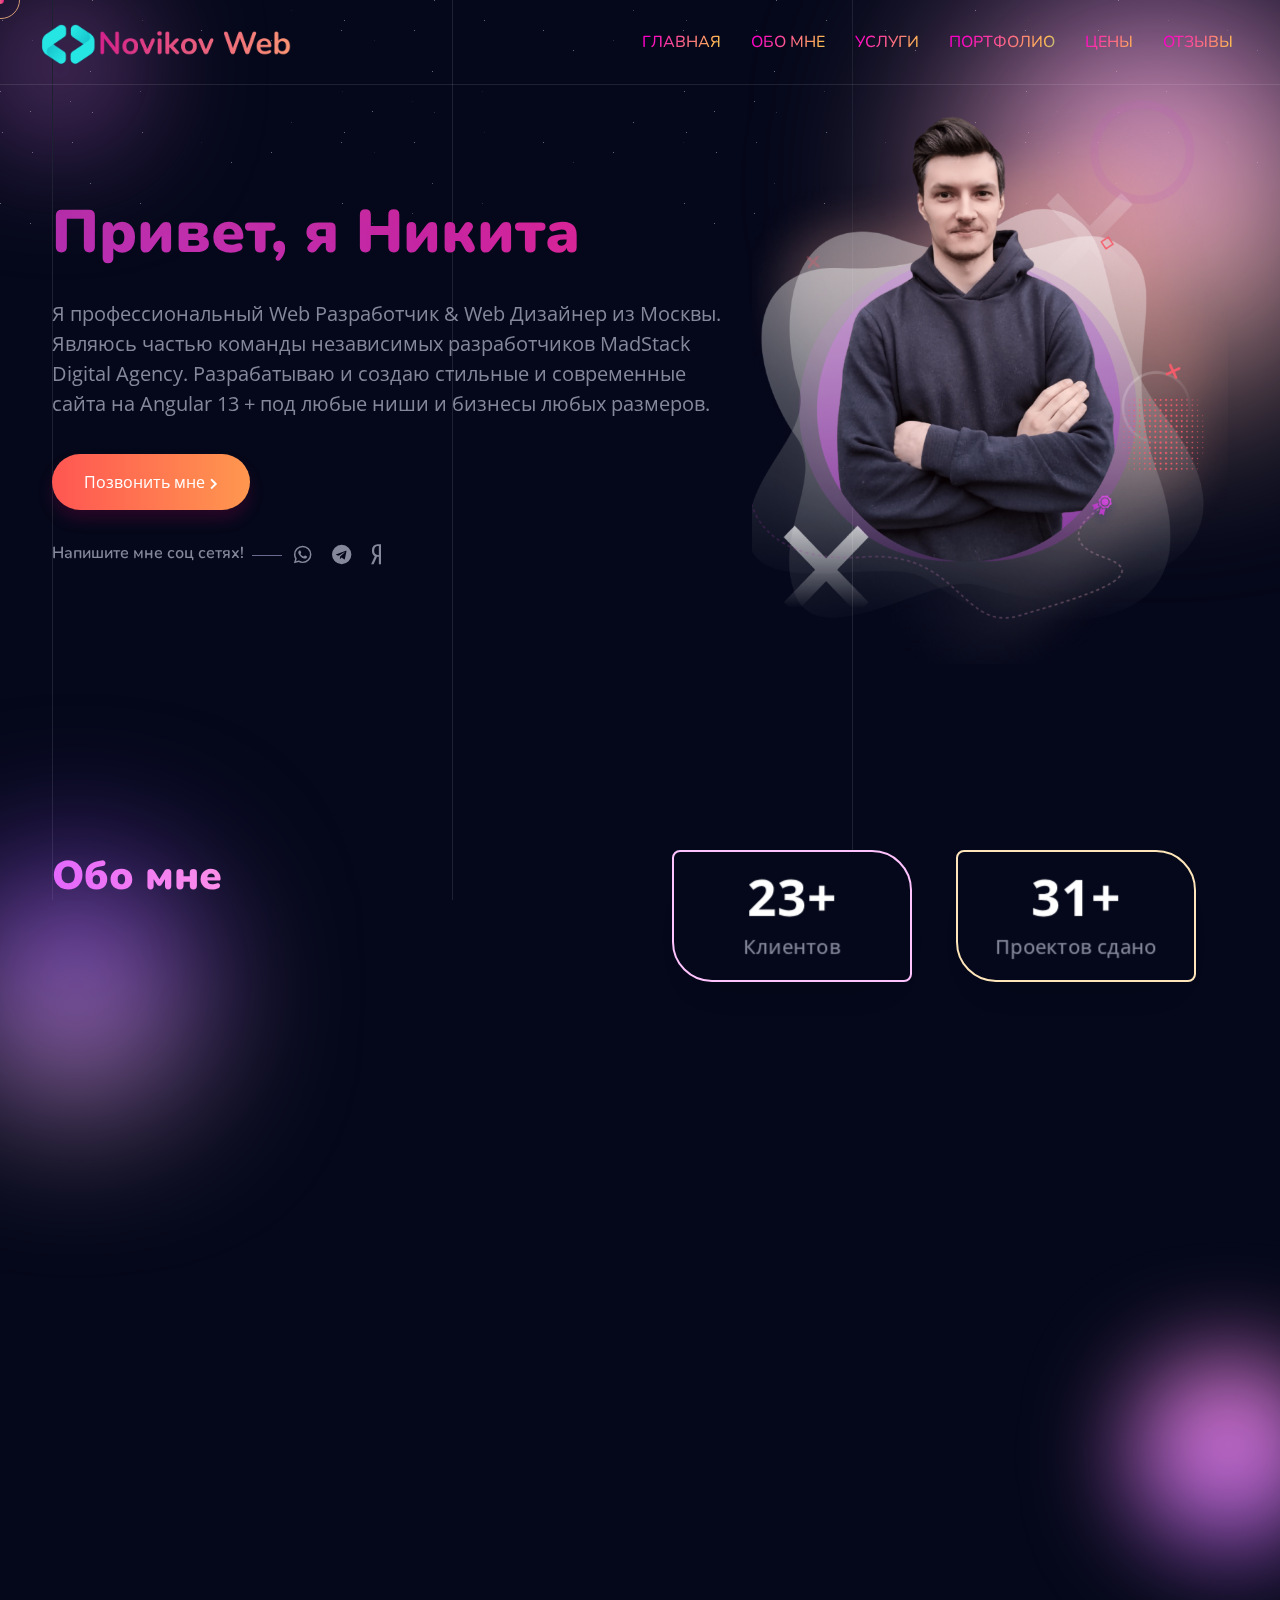
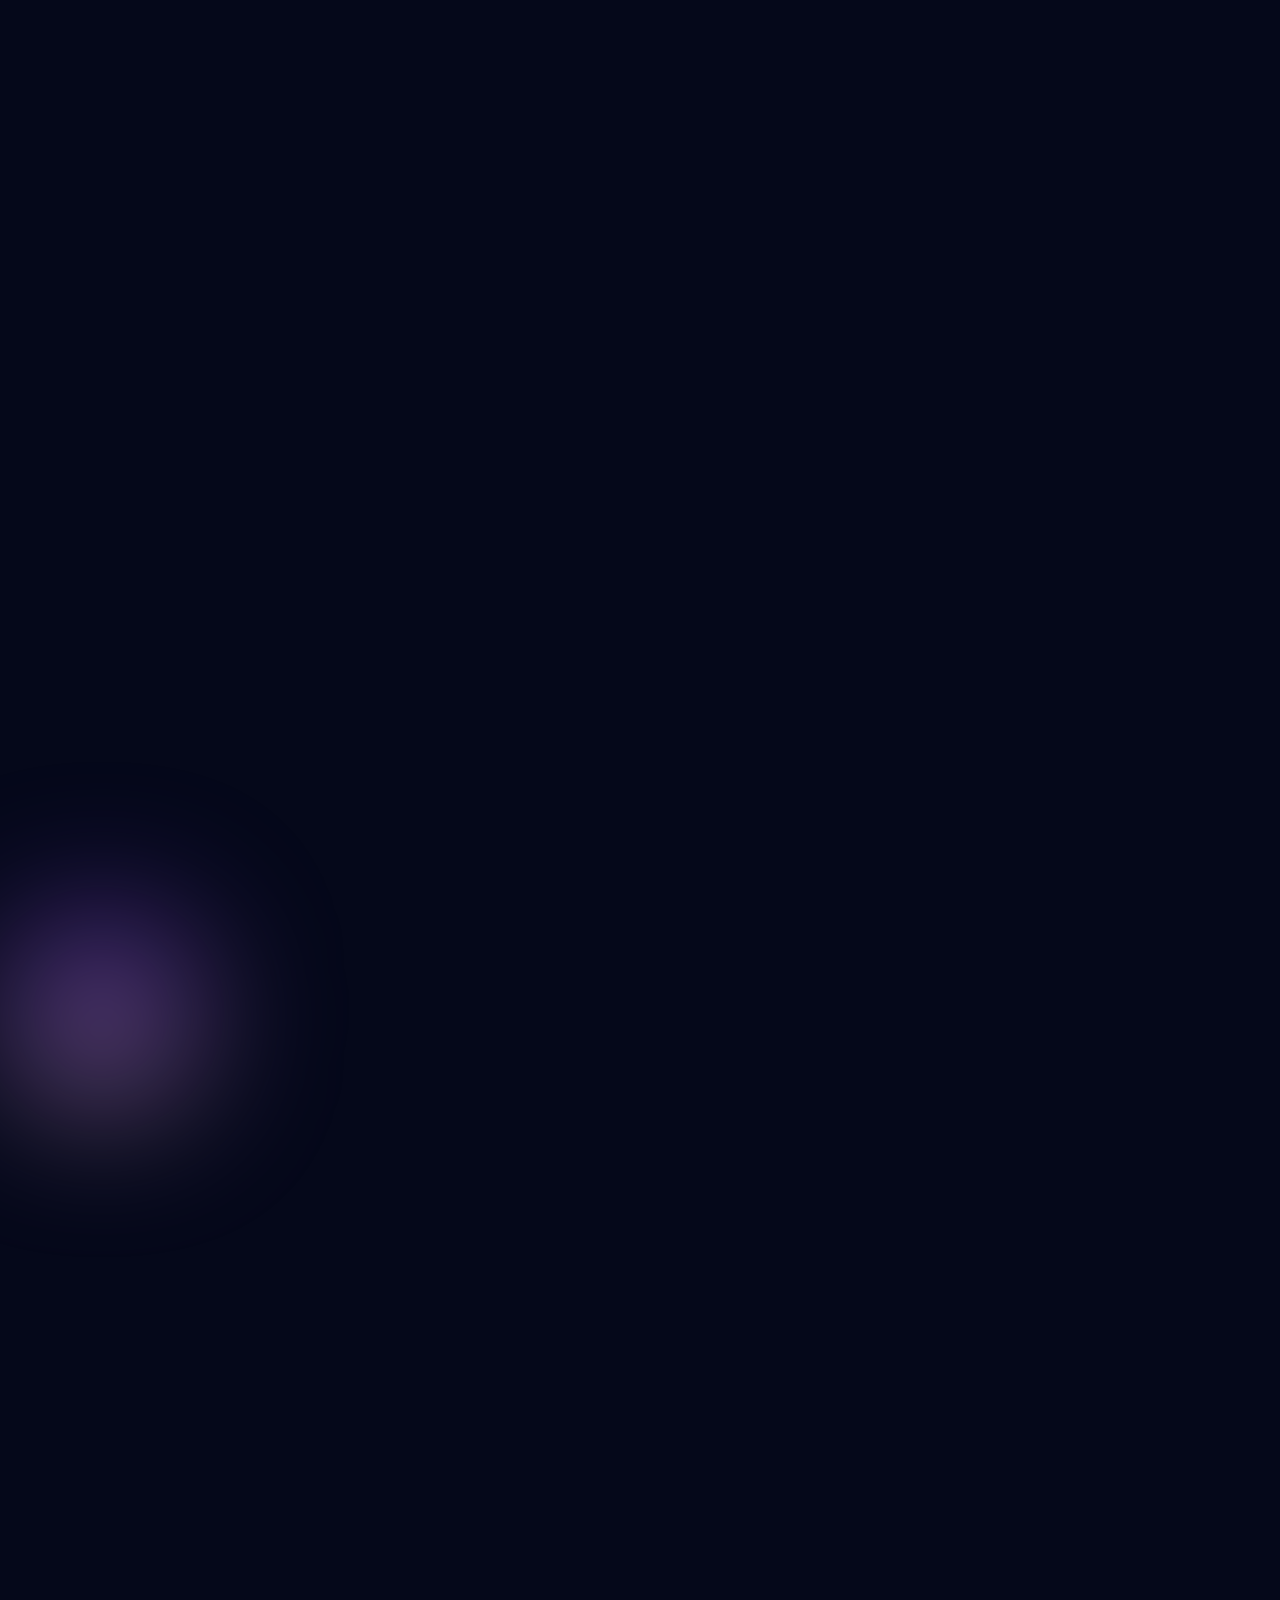
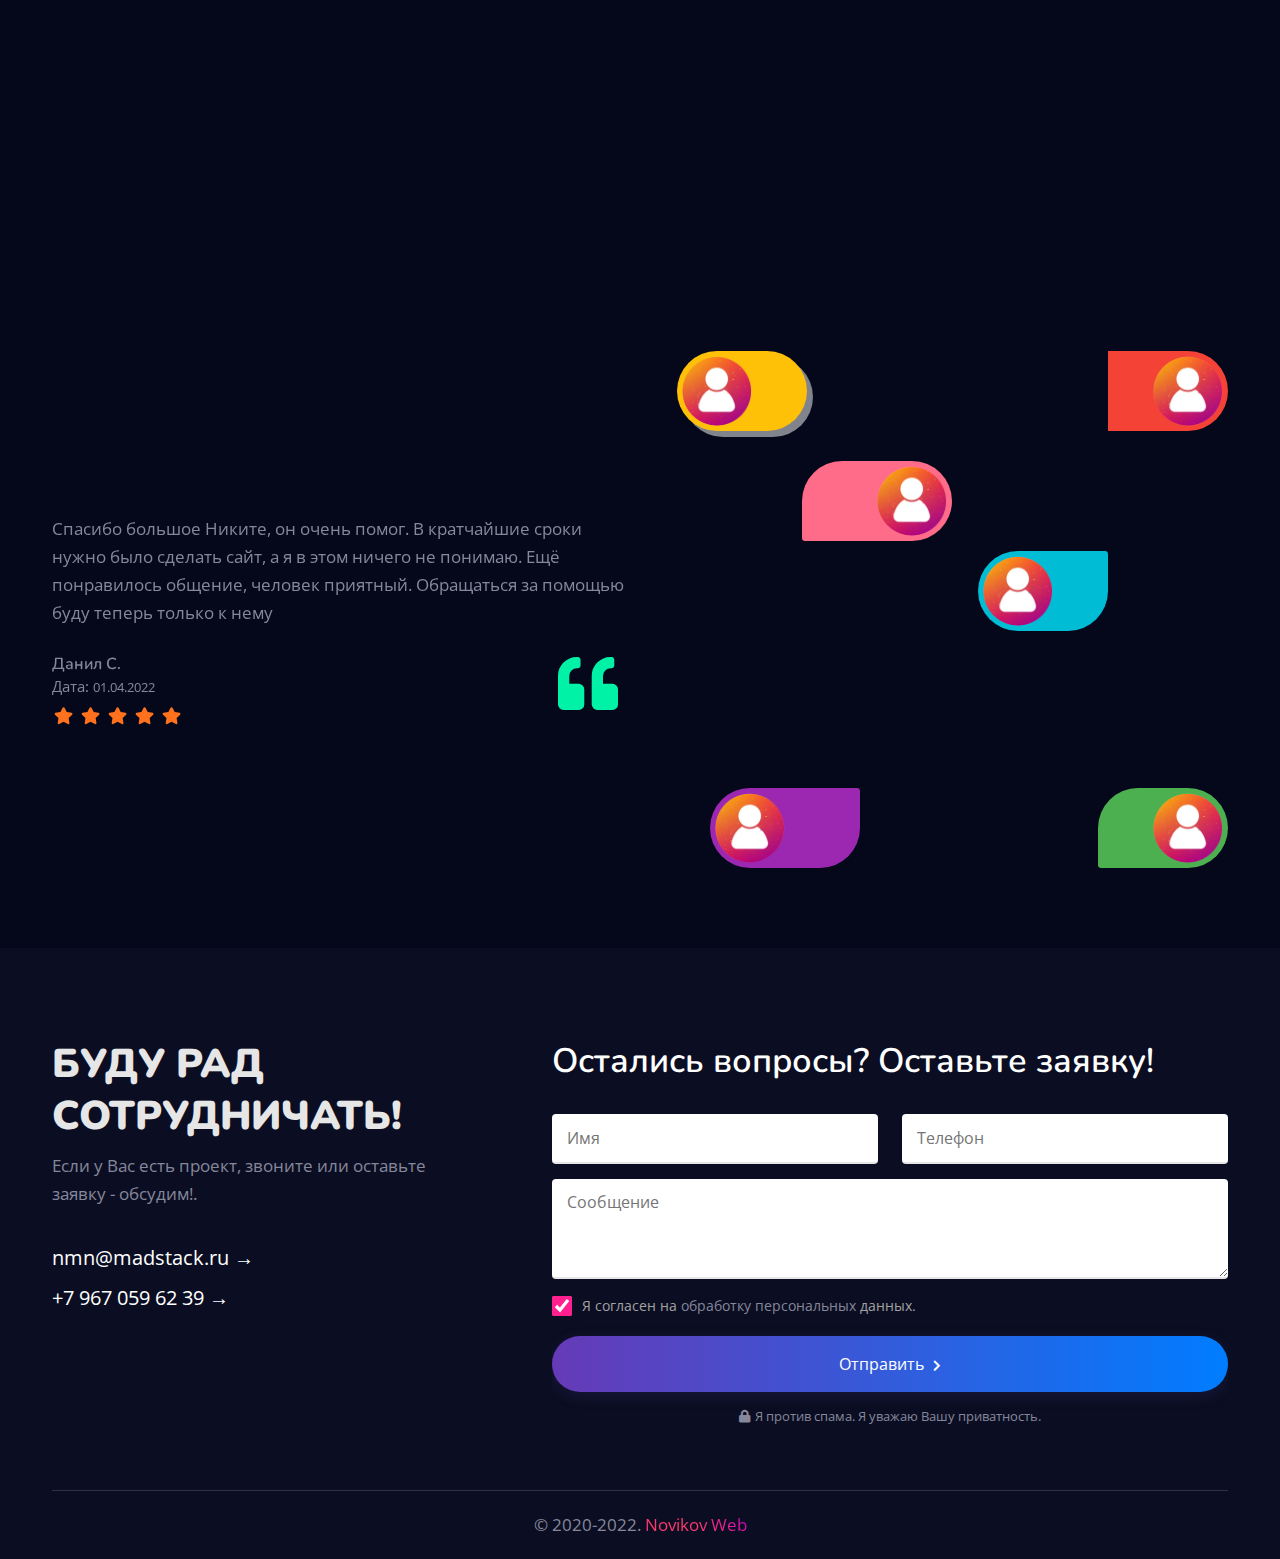
<file: freelancer-v2-onepage.html>
<!DOCTYPE html>
<html lang="en" class="no-js">

<head>
    <meta charset="utf-8" />
    <title>NovikovWeb - Web Design &amp; Development </title>
    <meta http-equiv="X-UA-Compatible" content="IE=edge">
    <meta name="theme-color" content="#101010">
    <meta name="title" content="NovikovWeb - Веб дизайн &amp; Разработка ">
    <meta name="description" content="NovikovWeb - Веб дизайн &amp; Разработка. Tilda, Html ,Angular 13+, Figma.">
    <meta name="keywords" content="Разработка сайтов на Angular 13+ и Tilda. Заказать сайт. Частный веб мастер. Купить сайт для компании. Сайт для бизнеса">
    <meta name="robots" content="index, follow">
    <meta http-equiv="Content-Type" content="text/html; charset=utf-8">
    <meta name="language" content="Russian">
    <meta name="revisit-after" content="10 days">
    <meta name="author" content="Madstack digital agency">
    <meta name="yandex-verification" content="15d604dd60795060" />

    <meta property="og:title" content="NovikovWeb" />
    <meta property="og:url" content="https://NovikovWeb.ru" />
    <meta property="og:image" content="https://ibb.co/KDWJwMX" />
    <meta property="og:description" content="NovikovWeb - Веб дизайн &amp; Разработка. Tilda, Html ,Angular 13+, Figma." />
    <meta property="og:determiner" content="the" />
    <meta property="og:locale" content="ru_RU" />
    <meta property="og:locale:alternate" content="ru_RU" />
    <meta property="og:locale:alternate" content="ru_RU" />
    <meta property="og:site_name" content="NovikovWeb" />

    <link rel="apple-touch-icon" sizes="76x76" href="/apple-touch-icon.png">
    <link rel="icon" type="image/png" sizes="32x32" href="/favicon-32x32.png">
    <link rel="icon" type="image/png" sizes="16x16" href="/favicon-16x16.png">
    <link rel="manifest" href="/site.webmanifest">
    <link rel="mask-icon" href="/safari-pinned-tab.svg" color="#5bbad5">
    <meta name="msapplication-TileColor" content="#da532c">
    <meta name="theme-color" content="#ffffff">
    <!--website-favicon-->
    <link href="images/favicon.png" rel="icon">
    <!--plugin-css-->
    <link href="css/bootstrap.min.css" rel="stylesheet">
    <link href="css/plugin.min.css" rel="stylesheet">
    <link href="https://cdnjs.cloudflare.com/ajax/libs/font-awesome/5.11.2/css/all.min.css" rel="stylesheet">
    <link href="https://fonts.googleapis.com/css2?family=Open+Sans:wght@400;600;700&family=Poppins:wght@300;400;500;600;700;800;900&display=swap" rel="stylesheet">
    <!-- template-style-->
    <link href="css/style.css" rel="stylesheet">
    <link href="css/responsive.css" rel="stylesheet">
    <link href="css/darkmode.css" rel="stylesheet">
    <style>
        html {
            scroll-behavior: smooth;
        }
    </style>
    <!-- Yandex.Metrika counter -->
    <script type="text/javascript">
        (function(m, e, t, r, i, k, a) {
            m[i] = m[i] || function() {
                (m[i].a = m[i].a || []).push(arguments)
            };
            m[i].l = 1 * new Date();
            k = e.createElement(t), a = e.getElementsByTagName(t)[0], k.async = 1, k.src = r, a.parentNode.insertBefore(k, a)
        })
        (window, document, "script", "https://mc.yandex.ru/metrika/tag.js", "ym");

        ym(84099268, "init", {
            clickmap: true,
            trackLinks: true,
            accurateTrackBounce: true,
            webvisor: true
        });
    </script>
    <noscript><div><img src="https://mc.yandex.ru/watch/84099268" style="position:absolute; left:-9999px;" alt="" /></div></noscript>
    <!-- /Yandex.Metrika counter -->
</head>

<body class="freelancerv2 font-bold">
    <!-- background grid line start -->
    <div class="grid-x">
        <div class="container">
            <div class="row">
                <div class="col-lg-4">
                    <div class="grid-line"></div>
                </div>
                <div class="col-lg-4">
                    <div class="grid-line"></div>
                </div>
                <div class="col-lg-4">
                    <div class="grid-line"></div>
                </div>
            </div>
        </div>
    </div>
    <!-- background grid line end -->
    <!-- blur bg start -->
    <div class="niwaxheroscroll-v2">
        <img src="images/shape/shape-b.png" class="niwax nxhs20" alt="icon" data-rellax-speed="-3">
        <img src="images/shape/shape-c.png" class="niwax nxhs30" alt="icon" data-rellax-speed="4">
    </div>
    <!-- blur bg end -->
    <!--Start Preloader -->
    <div class="onloadpage" id="page_loader">
        <div class="pre-content">
            <div class="logo-pre"><img src="images/logo.png" alt="Logo" class="img-fluid" /></div>
            <div class="pre-text- text-radius text-light text-animation bg-b">NovikovWeb - Web Design &amp; Development</div>
        </div>
    </div>
    <!--End Preloader -->
    <!--Start Header -->
    <header class="nav-bg-b main-header navfix fixed-top menu-dark">
        <div class="container-fluid m-pad">
            <div class="menu-header">
                <div class="dsk-logo">
                    <a class="nav-brand" href="index.html">
                        <img src="images/white-logo.png" alt="Logo" class="mega-white-logo" />
                        <img src="images/logo.png" alt="Logo" class="mega-darks-logo" />
                    </a>
                </div>
                <div class="custom-nav" role="navigation">
                    <ul class="nav-list onepge">
                        <li><a href="#home" class="menu-links">Главная</a></li>
                        <li><a href="#about" class="menu-links">Обо мне</a></li>
                        <li><a href="#services" class="menu-links">Услуги</a></li>
                        <li><a href="#work" class="menu-links">Портфолио</a></li>
                        <li><a href="#price" class="menu-links">Цены</a></li>
                        <li><a href="#clients" class="menu-links">Отзывы</a></li>
                    </ul>
                </div>
                <div class="mobile-menu2">
                    <ul class="mob-nav2">
                        <li><a href="#contactme" class="btn-round- trngl btn-br bg-btn btshad-b1"><i class="fas fa-envelope"></i></a></li>
                        <li class="navm-"> <a class="toggle" href="#"><span></span></a></li>
                    </ul>
                </div>
            </div>
            <!--Mobile Menu-->
            <nav id="main-nav">
                <ul class="first-nav">
                    <li class="logoinsidebar">
                        <img src="images/logo.png" alt="logo">
                    </li>
                    <li><a href="#home" class="menu-links">Главная</a></li>
                    <li><a href="#about" class="menu-links">Обо мне</a></li>
                    <li><a href="#services" class="menu-links">Услуги</a></li>
                    <li><a href="#work" class="menu-links">Портфолио</a></li>
                    <li><a href="#price" class="menu-links">Цены</a></li>
                    <li><a href="#clients" class="menu-links">Отзывы</a></li>
                </ul>
                <ul class="follow-label mobile_nav">
                    <li><a href="https://wa.me/+79670596239" target="blank" class="wow bounceIn" data-wow-delay=".4s"><i class="fab fa-whatsapp"></i></a></li>
                    <li><a href="https://t.me/Kapibarra2315" target="blank" class="wow bounceIn" data-wow-delay=".6s"><i class="fab fa-telegram"></i></a></li>
                    <li><a href="https://uslugi.yandex.ru/search?action=addReview&profile=NikitaNovikov-1421965" target="blank" class="wow bounceIn" data-wow-delay=".8s"><i class="fab fa-yandex"></i></a></li>
                </ul>
            </nav>
        </div>
    </header>
    <!--End Header -->

    <!--Start Hero-->
    <section class="hero-section flv2 upset" id="home">
        <div class="text-block">
            <div class="container">
                <div class="row">
                    <div class="col-lg-7 v-center">
                        <div class="header-heading">
                            <h1 class="text-effect-3 wow fadeInUp" data-wow-delay=".2s">Привет, я Никита</h1>
                            <p class="wow fadeInUp" data-wow-delay=".4s">Я профессиональный Web Разработчик & Web Дизайнер из Москвы. Являюсь частью команды независимых разработчиков MadStack Digital Agency. Разрабатываю и создаю стильные и современные сайта на Angular 13 + под любые ниши и бизнесы
                                любых размеров.</p>
                            <a href="tel:+79670596239" class="niwax-btn2 wow fadeInUp menu-links" data-wow-delay=".6s">Позвонить мне<i class="fas fa-chevron-right fa-icon"></i></a>
                            <div class="follow-label mt30">
                                <h6>Напишите мне соц сетях!</h6>
                                <a href="https://wa.me/+79670596239" target="blank" class="wow bounceIn" data-wow-delay=".4s"><i class="fab fa-whatsapp"></i></a>
                                <a href="https://t.me/Kapibarra2315" target="blank" class="wow bounceIn" data-wow-delay=".6s"><i class="fab fa-telegram"></i></a>
                                <a href="https://uslugi.yandex.ru/search?action=addReview&profile=NikitaNovikov-1421965" target="blank" class="wow bounceIn" data-wow-delay=".8s"><i class="fab fa-yandex"></i></a>
                            </div>
                        </div>
                    </div>
                    <div class="col-lg-5 v-center">
                        <div class="img-design h-scl-">
                            <div class="imgac animation wow fadeInUp" data-rellax-speed="4" data-wow-delay=".2s"> <img src="images/hero/freelancer-mobile.png" alt="#" class="img-fluid"></div>
                        </div>
                    </div>
                </div>
            </div>
        </div>
    </section>
    <!--End Hero-->
    <!--Start About-->
    <section class="about-freelance pad-tb upset" id="about">
        <div class="niwaxheroscroll-v2">
            <img src="images/shape/shape-a.png" class="niwax nxhs10" alt="icon" data-rellax-speed="4">
        </div>
        <div class="container">
            <div class="row">
                <div class="col-lg-6">
                    <div class="common-heading text-l">
                        <h2 class="mb15 text-effect-3 wow fadeInUp" data-wow-delay=".2s">Обо мне</h2>
                        <p class="wow fadeInUp" data-wow-delay=".3s">Я профессиональный Frontend разработчик. С 2017 года занимаюсь Frontend разработкой на JS (Angular). С 2019 года занимаюсь созданием сайтов на Фрилансе, работаю на Angular, HTML и Тильде , без php и WordPress, только современные
                            технологии и тренды дизайна 2022 года, Ваш сайт в надежных руках. Имею экспертизу и знакомых почти во всех сферах информационных технологий, помогу принять верное решение и посоветовать специалиста по любым вопросам.
                        </p>
                    </div>
                </div>
                <div class="col-lg-6">
                    <div class="counter-facts">
                        <div class="counter-no mb20 wow bounceIn" data-wow-delay=".2s">
                            <div class="hexagon hexa1" data-tilt data-tilt-max="20" data-tilt-speed="1000">
                                <div class="counter-number">
                                    <span class="counter">80</span><span>+</span>
                                    <p>Клиентов</p>
                                </div>
                            </div>
                        </div>
                        <div class="counter-no mb20  wow bounceIn" data-wow-delay=".4s">
                            <div class="hexagon hexa2" data-tilt data-tilt-max="20" data-tilt-speed="1000">
                                <div class="counter-number">
                                    <span class="counter">109</span><span>+</span>
                                    <p>Проектов сдано</p>
                                </div>
                            </div>
                        </div>
                        <div class="counter-no mt20  wow bounceIn" data-wow-delay=".6s">
                            <div class="hexagon hexa3" data-tilt data-tilt-max="20" data-tilt-speed="1000">
                                <div class="counter-number">
                                    <span class="counter">300</span><span>k+</span>
                                    <p>Строк кода</p>
                                </div>
                            </div>
                        </div>
                        <div class="counter-no mt20  wow bounceIn" data-wow-delay=".8s">
                            <div class="hexagon hexa4" data-tilt data-tilt-max="20" data-tilt-speed="1000">
                                <div class="counter-number">
                                    <span class="counter">5</span><span>+</span>
                                    <p>Лет опыта</p>
                                </div>
                            </div>
                        </div>
                    </div>
                </div>
            </div>
        </div>
    </section>
    <!--End About-->
    <!--Start service -->
    <section class="about-dg-ca2 posrtl pb80 pt80 upset" id="services">
        <div class="niwaxheroscroll-v2">
            <img src="images/shape/shape-d.png" class="niwax nxhs40" alt="icon" data-rellax-speed="-5">
        </div>
        <div class="container">
            <div class="row">
                <div class="col-lg-8">
                    <div class="common-heading2 text-l">
                        <h2 class="mb15 text-effect-3 wow fadeInUp" data-wow-delay=".2s">Услуги</h2>
                        <p class="wow fadeInUp" data-wow-delay=".3s">Только современный технологический стэк, без PHP и WordPress. Ваш сайт останется стильным и современным долгое время.</p>
                    </div>
                </div>
            </div>
            <div class="row mt30 srve justify-content-center">
                <div class="col-lg-4 col-sm-6 mt30">
                    <div class="card-dark-2 up-hor wow fadeIn" data-wow-delay=".2s">
                        <div class="innericodiv innidv1">
                            <img src="images/icons/figma.png" alt="img" class="img-fluid">
                        </div>
                        <div class="inforcardtt">
                            <h3>Web Дизайн & Ux/Ui</h3>
                            <p>Создание продающих интерфейсов для Вашего бизнеса</p>
                        </div>
                    </div>
                </div>
                <div class="col-lg-4 col-sm-6 mt30">
                    <div class="card-dark-2 up-hor  wow fadeIn" data-wow-delay=".3s">
                        <div class="innericodiv innidv2">
                            <img src="images/icons/vscode.png" alt="img" class="img-fluid">
                        </div>
                        <div class="inforcardtt">
                            <h3>Web Разработка</h3>
                            <p>Разработка веб-сайтов на : Angular 13+ / HTML, CSS, JS / Шаблоны</p>
                        </div>
                    </div>
                </div>
                <div class="col-lg-4 col-sm-6 mt30">
                    <div class="card-dark-2 up-hor wow fadeIn" data-wow-delay=".4s">
                        <div class="innericodiv innidv3">
                            <img src="images/icons/tilda-icon.png" alt="img" class="img-fluid">
                        </div>
                        <div class="inforcardtt">
                            <h3>Разработка на Tilda</h3>
                            <p>Разработка веб-сайтов на Tilda, Zero Block или из стандартных</p>
                        </div>
                    </div>
                </div>
                <div class="col-lg-4 col-sm-6 mt30">
                    <div class="card-dark-2 up-hor wow fadeIn" data-wow-delay=".2s">
                        <div class="innericodiv innidv1">
                            <img src="images/icons/vk.png" alt="img" class="img-fluid">
                        </div>
                        <div class="inforcardtt">
                            <h3>Продвижение сайтов</h3>
                            <p>Продвижение сайта в рекламой сети Вконтакте</p>
                        </div>
                    </div>
                </div>
                <div class="col-lg-4 col-sm-6 mt30">
                    <div class="card-dark-2 up-hor wow fadeIn" data-wow-delay=".4s">
                        <div class="innericodiv innidv3">
                            <img src="images/icons/yandex-direct.png" alt="img" class="img-fluid">
                        </div>
                        <div class="inforcardtt">
                            <h3>Продвижение сайтов</h3>
                            <p>Продвижение сайта в рекламой сети Yandex.Direct</p>
                        </div>
                    </div>
                </div>
            </div>
        </div>
    </section>
    <!--End service-->
    <!--Start service -->
    <section class="about-dg-ca2 posrtl pb80 pt80 upset" id="work">
        <div class="container">
            <div class="row">
                <div class="col-lg-8">
                    <div class="common-heading2 text-l">
                        <h2 class="mb15 text-effect-3  wow fadeInUp" data-wow-delay=".2s">Мои проекты</h2>
                        <p class="wow fadeInUp" data-wow-delay=".3s">За время моей работы я помог десяткам бизнесов запустить их проекты в работу и привести им новых клиентов. Развернутое портфолио вышлю по требованию.</p>
                    </div>
                </div>
            </div>
            <div class="row mt30 justify-content-center">
                <div class="col-lg-4 col-sm-6 mt30">
                    <div class="card-dark-2 up-hor  wow fadeIn" data-wow-delay=".2s">
                        <img src="images/portfolio/app-img1.png" alt="img" class="w-100">
                        <div class="inforcardtt">
                            <h3>Vnukovo Premium Outlet</h3>
                        </div>
                    </div>
                </div>
                <div class="col-lg-4 col-sm-6 mt30">
                    <div class="card-dark-2 up-hor  wow fadeIn" data-wow-delay=".3s">
                        <img src="images/portfolio/app-img2.png" alt="img" class="w-100">
                        <div class="inforcardtt">
                            <h3>Частный Юрист</h3>
                        </div>
                    </div>
                </div>
                <div class="col-lg-4 col-sm-6 mt30">
                    <div class="card-dark-2 up-hor wow fadeIn" data-wow-delay=".4s">
                        <img src="images/portfolio/app-img3.png" alt="img" class="w-100">
                        <div class="inforcardtt">
                            <h3>Премиальный декор</h3>
                        </div>
                    </div>
                </div>
            </div>
            <div class="row mt30 justify-content-center">
                <div class="col-lg-4 col-sm-6 mt30">
                    <div class="card-dark-2 up-hor  wow fadeIn" data-wow-delay=".2s">
                        <img src="images/portfolio/app-img6.png" alt="img" class="w-100">
                        <div class="inforcardtt">
                            <h3>Бухгалтерская Фирма</h3>
                        </div>
                    </div>
                </div>
                <div class="col-lg-4 col-sm-6 mt30">
                    <div class="card-dark-2 up-hor  wow fadeIn" data-wow-delay=".3s">
                        <img src="images/portfolio/app-img5.png" alt="img" class="w-100">
                        <div class="inforcardtt">
                            <h3>Лекарственный препарат</h3>
                        </div>
                    </div>
                </div>
                <div class="col-lg-4 col-sm-6 mt30">
                    <div class="card-dark-2 up-hor wow fadeIn" data-wow-delay=".4s">
                        <img src="images/portfolio/app-img4.png" alt="img" class="w-100">
                        <div class="inforcardtt">
                            <h3>Обслуживание Аквариумов</h3>
                        </div>
                    </div>
                </div>
            </div>
            <div class="row mt30 justify-content-center">
                <div class="col-lg-4 col-sm-6 mt30">
                    <div class="card-dark-2 up-hor  wow fadeIn" data-wow-delay=".2s">
                        <img src="images/portfolio/app-img7.png" alt="img" class="w-100">
                        <div class="inforcardtt">
                            <h3>Сеть Спа-салонов</h3>
                        </div>
                    </div>
                </div>
                <div class="col-lg-4 col-sm-6 mt30">
                    <div class="card-dark-2 up-hor  wow fadeIn" data-wow-delay=".3s">
                        <img src="images/portfolio/app-img8.png" alt="img" class="w-100">
                        <div class="inforcardtt">
                            <h3>Онлайн игра</h3>
                        </div>
                    </div>
                </div>
                <div class="col-lg-4 col-sm-6 mt30">
                    <div class="card-dark-2 up-hor wow fadeIn" data-wow-delay=".4s">
                        <img src="images/portfolio/app-img9.png" alt="img" class="w-100">
                        <div class="inforcardtt">
                            <h3>Ивент-Агенство</h3>
                        </div>
                    </div>
                </div>
            </div>
        </div>
    </section>
    <!--End service-->
    <!--Start experience -->
    <section class="about-dg-ca2 posrtl pb80 pt80 upset" id="price">
        <div class="niwaxheroscroll-v2">
            <img src="images/shape/shape-f.png" class="niwax nxhs20" alt="icon" data-rellax-speed="-3">
        </div>
        <div class="container">
            <div class="row">
                <div class="col-lg-8">
                    <div class="common-heading2 text-l">
                        <h2 class="mb15 text-effect-3 wow fadeInUp" data-wow-delay=".2s">Актуальный прайс</h2>
                        <p class=" wow fadeInUp" data-wow-delay=".3s">Напишите мне, опишите задачу и мы подберем оптимальное решение для Вашего бюджета.</p>
                    </div>
                </div>
            </div>
            <div class="row mt30">
                <div class="col-lg-4 mt30">
                    <div class="inforcardttt wow fadeIn" data-wow-delay=".2s">
                        <h2 class="mb0">Web-Разработка</h2>
                        <h2>от <span class="price text-effect-2" style="font-weight:900">7 000 ₽</span></h2>
                        <p class="mt15">Начиная от шаблонных решений до индивидуальной разработки ( дизайн проект не входит в стоимость ).</p>
                    </div>
                </div>
                <div class="col-lg-4 mt30">
                    <div class="inforcardttt wow fadeIn" data-wow-delay=".3s">
                        <h2 class="mb0">Дизайн Figma</h2>
                        <h2>от <span class="price text-effect-1" style="font-weight:900">5 000 ₽</span></h2>
                        <p class="mt15">Тренды 2022 года в веб дизайне, составление продающей структуры сайта и отработка возражений.</p>
                    </div>
                </div>
                <div class="col-lg-4 mt30">
                    <div class="inforcardttt wow fadeIn" data-wow-delay=".4s">
                        <h2 class="mb0">Продвижение</h2>
                        <h2>от <span class="price text-effect-4" style="font-weight:900">5 000 ₽</span></h2>
                        <p class="mt15">Продвижение Вашего сайта в РСЯ или Вконтакте. Анализ ниши , сбор семантики, настройка таргета.</p>
                    </div>
                </div>
            </div>
        </div>
    </section>
    <!--End experience-->
    <!--Start Clients-->
    <section class="dg-clients-section-ca2  pb80 pt80 upset" id="clients">
        <div class="container">
            <div class="row">
                <div class="col-lg-8">
                    <div class="common-heading2">
                        <h2 class="mb15 text-effect-3 wow fadeInUp" data-wow-delay=".2s">Мои клиенты</h2>
                        <p class="mb30 wow fadeInUp" data-wow-delay=".3s">За время своей работы я успел посотрудничать с десятками специалистами и компаниями.</p>
                    </div>
                </div>
            </div>
            <div class="row">
                <div class="col-lg-12">
                    <div class="client-logoset">
                        <ul class="row text-center clearfix">
                            <li class="col-lg-2 col-md-3 col-sm-4 col-6 mt30 wow fadeIn" data-wow-delay=".2s">
                                <div class="brand-logo"><img src="images/client/logo1.png" alt="clients" class="img-fluid"></div>
                                <p>Way2Wood, Россия</p>
                            </li>
                            <li class="col-lg-2 col-md-3 col-sm-4 col-6 mt30 wow fadeIn" data-wow-delay=".4s">
                                <div class="brand-logo"><img src="images/client/logo2.png" alt="clients" class="img-fluid"></div>
                                <p>Vnukovo Premium, Россия</p>
                            </li>
                            <li class="col-lg-2 col-md-3 col-sm-4 col-6 mt30 wow fadeIn" data-wow-delay="1.4s">
                                <div class="brand-logo"><img src="images/client/logo7.png" alt="clients" class="img-fluid"></div>
                                <p>FitService, Россия</p>
                            </li>
                            <li class="col-lg-2 col-md-3 col-sm-4 col-6 mt30 wow fadeIn" data-wow-delay=".8s">
                                <div class="brand-logo"><img src="images/client/logo4.png" alt="clients" class="img-fluid"></div>
                                <p>Котоспас, Россия</p>
                            </li>
                            <li class="col-lg-2 col-md-3 col-sm-4 col-6 mt30 wow fadeIn" data-wow-delay="1s">
                                <div class="brand-logo"><img src="images/client/logo5.png" alt="clients" class="img-fluid"></div>
                                <p>StroyAdvice, Россия</p>
                            </li>
                            <li class="col-lg-2 col-md-3 col-sm-4 col-6 mt30 wow fadeIn" data-wow-delay="1.2s">
                                <div class="brand-logo"><img src="images/client/logo6.png" alt="clients" class="img-fluid"></div>
                                <p>WhiteService, Россия</p>
                            </li>
                        </ul>
                    </div>
                </div>
            </div>
        </div>
    </section>
    <!--End Clients-->
    <!--Start Testinomial-->
    <section class="dg-testinomial-section pb80 pt80 upset">
        <div class="container">
            <div class="row mt60 ">
                <div class="col-lg-6">
                    <div class="common-heading text-l">
                        <h2 class="mb0 text-effect-3 wow fadeInUp" data-wow-delay=".2s">Отзывы (взяты с профиля на Я.Услугах)</h2>
                    </div>
                    <div class="owl-carousel testimonial-card-b mt60 mb60">
                        <div class="testimonial-card">
                            <p>Спасибо большое Никите, он очень помог. В кратчайшие сроки нужно было сделать сайт, а я в этом ничего не понимаю. Ещё понравилось общение, человек приятный. Обращаться за помощью буду теперь только к нему</p>
                            <div class="-client-details- mt20">
                                <i class="fas fa-quote-left posiqut"></i>
                                <div class="reviewer-text">
                                    <h4>Данил С.</h4>
                                    <p>Дата: <small>01.04.2022</small></p>
                                    <div class="star-rate mt10">
                                        <ul>
                                            <li> <a href="javascript:void(0)" class="chked"><i class="fas fa-star" aria-hidden="true"></i></a> </li>
                                            <li> <a href="javascript:void(0)" class="chked"><i class="fas fa-star" aria-hidden="true"></i></a> </li>
                                            <li> <a href="javascript:void(0)" class="chked"><i class="fas fa-star" aria-hidden="true"></i></a> </li>
                                            <li> <a href="javascript:void(0)" class="chked"><i class="fas fa-star" aria-hidden="true"></i></a> </li>
                                            <li> <a href="javascript:void(0)" class="chked"><i class="fas fa-star" aria-hidden="true"></i></a> </li>
                                        </ul>
                                    </div>
                                </div>
                            </div>
                        </div>
                        <div class="testimonial-card">
                            <p>Хотел бы выразить огромную благодарность Никите за помощь в выполнении моей просьбы . Очень опытный, доброжелательный,открытый человек. Свою работу выполнил великолепно,Я всем доволен,просто мастер своего дела, всем рекомендую
                                !! Ещё раз спасибо</p>
                            <div class="-client-details- mt20">
                                <i class="fas fa-quote-left posiqut"></i>
                                <div class="reviewer-text">
                                    <h4>Дима Поляков</h4>
                                    <p>Дата: <small>08.04.2022</small></p>
                                    <div class="star-rate mt10">
                                        <ul>
                                            <li> <a href="javascript:void(0)" class="chked"><i class="fas fa-star" aria-hidden="true"></i></a> </li>
                                            <li> <a href="javascript:void(0)" class="chked"><i class="fas fa-star" aria-hidden="true"></i></a> </li>
                                            <li> <a href="javascript:void(0)" class="chked"><i class="fas fa-star" aria-hidden="true"></i></a> </li>
                                            <li> <a href="javascript:void(0)" class="chked"><i class="fas fa-star" aria-hidden="true"></i></a> </li>
                                            <li> <a href="javascript:void(0)" class="chked"><i class="fas fa-star" aria-hidden="true"></i></a> </li>
                                        </ul>
                                    </div>
                                </div>
                            </div>
                        </div>
                        <div class="testimonial-card">
                            <p>Хочу выразить благодарность Никите за проделанную работу! Никита делал сайт мне как фотографу, прислушался ко всем пожеланиям и сделал все очень быстро! Сейчас Никита поддерживает мой сайт и реализует новые идеи очень круто)</p>
                            <div class="-client-details- mt20">
                                <i class="fas fa-quote-left posiqut"></i>
                                <div class="reviewer-text">
                                    <h4>Анна Филиппова</h4>
                                    <p>Дата: <small>08.12.2021</small></p>
                                    <div class="star-rate mt10">
                                        <ul>
                                            <li> <a href="javascript:void(0)" class="chked"><i class="fas fa-star" aria-hidden="true"></i></a> </li>
                                            <li> <a href="javascript:void(0)" class="chked"><i class="fas fa-star" aria-hidden="true"></i></a> </li>
                                            <li> <a href="javascript:void(0)" class="chked"><i class="fas fa-star" aria-hidden="true"></i></a> </li>
                                            <li> <a href="javascript:void(0)" class="chked"><i class="fas fa-star" aria-hidden="true"></i></a> </li>
                                            <li> <a href="javascript:void(0)" class="chked"><i class="fas fa-star" aria-hidden="true"></i></a> </li>
                                        </ul>
                                    </div>
                                </div>
                            </div>
                        </div>
                        <div class="testimonial-card">
                            <p>Спасибо Никите за работу! Отличный специалист, сделал быстро и качественно, учёл все правки и пожелания. Рекомендую всем обращаться к нему👍🏻🧑‍💻</p>
                            <div class="-client-details- mt20">
                                <i class="fas fa-quote-left posiqut"></i>
                                <div class="reviewer-text">
                                    <h4>Анастасия Р.</h4>
                                    <p>Дата: <small>10.11.2021</small></p>
                                    <div class="star-rate mt10">
                                        <ul>
                                            <li> <a href="javascript:void(0)" class="chked"><i class="fas fa-star" aria-hidden="true"></i></a> </li>
                                            <li> <a href="javascript:void(0)" class="chked"><i class="fas fa-star" aria-hidden="true"></i></a> </li>
                                            <li> <a href="javascript:void(0)" class="chked"><i class="fas fa-star" aria-hidden="true"></i></a> </li>
                                            <li> <a href="javascript:void(0)" class="chked"><i class="fas fa-star" aria-hidden="true"></i></a> </li>
                                            <li> <a href="javascript:void(0)" class="chked"><i class="fas fa-star" aria-hidden="true"></i></a> </li>
                                        </ul>
                                    </div>
                                </div>
                            </div>
                        </div>
                        <div class="testimonial-card">
                            <p>Спасибо за оперативно и качественно выполненную работу, взаимопонимание и понятный фидбэк и рекомендации. С Вами приятно сотрудничать!</p>
                            <div class="-client-details- mt20">
                                <i class="fas fa-quote-left posiqut"></i>
                                <div class="reviewer-text">
                                    <h4>Игнат П.</h4>
                                    <p>Дата: <small>04.03.2022</small></p>
                                    <div class="star-rate mt10">
                                        <ul>
                                            <li> <a href="javascript:void(0)" class="chked"><i class="fas fa-star" aria-hidden="true"></i></a> </li>
                                            <li> <a href="javascript:void(0)" class="chked"><i class="fas fa-star" aria-hidden="true"></i></a> </li>
                                            <li> <a href="javascript:void(0)" class="chked"><i class="fas fa-star" aria-hidden="true"></i></a> </li>
                                            <li> <a href="javascript:void(0)" class="chked"><i class="fas fa-star" aria-hidden="true"></i></a> </li>
                                            <li> <a href="javascript:void(0)" class="chked"><i class="fas fa-star" aria-hidden="true"></i></a> </li>
                                        </ul>
                                    </div>
                                </div>
                            </div>
                        </div>
                        <div class="testimonial-card">
                            <p>Заказывал сайт с нуля. Креативный человек с интересными предложениями. Сделал очень быстро и по каждому пункту уточнял и вносил коррективы прямо сразу и подсказывал по рекламе и всему остальному.</p>
                            <div class="-client-details- mt20">
                                <i class="fas fa-quote-left posiqut"></i>
                                <div class="reviewer-text">
                                    <h4>Ильяс</h4>
                                    <p>Дата: <small>02.10.2021</small></p>
                                    <div class="star-rate mt10">
                                        <ul>
                                            <li> <a href="javascript:void(0)" class="chked"><i class="fas fa-star" aria-hidden="true"></i></a> </li>
                                            <li> <a href="javascript:void(0)" class="chked"><i class="fas fa-star" aria-hidden="true"></i></a> </li>
                                            <li> <a href="javascript:void(0)" class="chked"><i class="fas fa-star" aria-hidden="true"></i></a> </li>
                                            <li> <a href="javascript:void(0)" class="chked"><i class="fas fa-star" aria-hidden="true"></i></a> </li>
                                            <li> <a href="javascript:void(0)" class="chked"><i class="fas fa-star" aria-hidden="true"></i></a> </li>
                                        </ul>
                                    </div>
                                </div>
                            </div>
                        </div>
                    </div>
                    <a href="https://uslugi.yandex.ru/search?action=addReview&profile=NikitaNovikov-1421965" target="_blank" rel="noopener" class="niwax-btn2 wow fadeInUp" data-wow-delay=".6s">Оставить отзыв <i class="fas fa-chevron-right fa-icon"></i></a>
                </div>
                <div class="col-lg-6">
                    <div class="clients-creative-pic pl25">
                        <div class="owl-dots" id="testimonials-avatar">
                            <button class="dot-c1 tcc1 owl-dot active">  <img alt="image" src="images/user-thumb/user1.png"></button>
                            <button class="dot-c1 tcc2 owl-dot">  <img alt="image" src="images/user-thumb/user1.png"></button>
                            <button class="dot-c1 tcc3 owl-dot">  <img alt="image" src="images/user-thumb/user1.png"></button>
                            <button class="dot-c1 tcc4 owl-dot">  <img alt="image" src="images/user-thumb/user1.png"></button>
                            <button class="dot-c1 tcc5 owl-dot">  <img alt="image" src="images/user-thumb/user1.png"></button>
                            <button class="dot-c1 tcc6 owl-dot">  <img alt="image" src="images/user-thumb/user1.png"></button>
                        </div>
                    </div>
                </div>
            </div>
        </div>
    </section>
    <!--End Testinomial-->

    <!--Start Footer-->
    <footer class="footerdez dark-footer freelancer-footer" id="contactme">
        <div class="container">
            <div class="row justify-content-between">
                <div class="col-lg-4 col-md-6 col-sm-12">
                    <div class="footerdez-a">
                        <h2>БУДУ РАД СОТРУДНИЧАТЬ!</h2>
                        <p class="mt10">Если у Вас есть проект, звоните или оставьте заявку - обсудим!.</p>
                        <div class="contactinfo mt30">
                            <a href="mailto:nmn@madstack.ru">nmn@madstack.ru <span>→</span></a>
                            <a href="tel:+79670596239">+7 967 059 62 39 <span>→</span></a>
                        </div>
                        <div class="ff-social-icons mt30">
                            <a href="https://wa.me/+79670596239" target="blank" class="wow bounceIn" data-wow-delay=".4s"><i class="fab fa-whatsapp"></i></a>
                            <a href="https://t.me/Kapibarra2315" target="blank" class="wow bounceIn" data-wow-delay=".6s"><i class="fab fa-telegram"></i></a>
                            <a href="https://uslugi.yandex.ru/search?action=addReview&profile=NikitaNovikov-1421965" target="blank" class="wow bounceIn" data-wow-delay=".8s"><i class="fab fa-yandex"></i></a>
                        </div>
                    </div>
                </div>
                <div class="col-lg-7 col-md-6 col-sm-12 m-mt50">
                    <div class="form-block">
                        <h3 class="mb30">Остались вопросы? Оставьте заявку!</h3>
                        <form action="#" method="post" name="feedback-form">
                            <div class="fieldsets row">
                                <div class="col-md-6"><input type="text" placeholder="Имя" name="name"></div>
                                <div class="col-md-6"><input type="number" placeholder="Телефон" name="phone"></div>
                            </div>
                            <div class="fieldsets"><textarea placeholder="Сообщение" name="message"></textarea></div>
                            <div class="custom-control custom-checkbox">
                                <input type="checkbox" class="custom-control-input" id="customCheck" name="example1" checked="checked">
                                <label class="custom-control-label" for="customCheck">Я согласен на <a href="javascript:void(0)">обработку персональных</a> данных.</label>
                            </div>
                            <div class="fieldsets mt20"> <button type="submit" name="submit" class="niwax-btn3">Отправить <i class="fas fa-chevron-right fa-icon"></i></button> </div>
                            <p class="trm"><i class="fas fa-lock"></i>Я против спама. Я уважаю Вашу приватность.</p>
                        </form>
                    </div>
                </div>
            </div>
            <div class="row">
                <div class="col-lg-12 text-center">
                    <p class="ffttrr">© 2020-2022. <a href="#" class="text-effect-1">Novikov Web</a></p>
                </div>
            </div>
        </div>
    </footer>

    <!--Dark Mode Switch end-->
    <!-- Custom mouse start-->
    <div class="mouse-cursor cursor"></div>
    <div class="mouse-cursor cursor-follow"></div>
    <!-- Custom mouse end-->

    <!--End Footer-->
    <!-- js placed at the end of the document so the pages load faster -->
    <script src="js/vendor/modernizr-3.5.0.min.js"></script>
    <script src="js/jquery.min.js"></script>
    <script src="js/bootstrap.bundle.min.js"></script>
    <script src="js/plugin.min.js"></script>
    <script src="js/preloader.js"></script>
    <script src="js/tweenmax.min.js"></script>
    <!--common script file-->
    <script src="js/main.js"></script>
</body>

</html>
</file>
<file: css/style.css>
/*Theme: Niwax - Creative Web Design & Digital Marketing Agency HTML5 Template
Author: Rajesh-Doot
File Description: Main CSS file of the template*/

@import url('https://fonts.googleapis.com/css2?family=Comfortaa:wght@300;400;500;600;700&family=Nunito:ital,wght@0,200;0,300;0,400;0,500;0,600;0,700;0,800;0,900;1,200;1,300;1,400;1,500;1,600;1,700;1,800;1,900&family=Playfair+Display+SC:ital,wght@0,400;0,700;0,900;1,400;1,700;1,900&display=swap');

/*scrollbar theme*/

::-webkit-scrollbar {
    width: 3px;
}

::-webkit-scrollbar-track {
    background: #e8e8e8;
}

::-webkit-scrollbar-thumb:hover {
    background: #fb5496;
}

::-webkit-scrollbar-thumb {
    background-image: -webkit-linear-gradient(45deg, #ffbd84, #ff1f8e);
    background-image: -o-linear-gradient(45deg, #ffbd84, #ff1f8e);
    background-image: linear-gradient(45deg, #ffbd84, #ff1f8e);
}


/*Default css*/

::-moz-selection {
    background: rgba(166, 175, 189, 0.3);
}

::selection {
    background: rgba(166, 175, 189, 0.3);
}

* {
    -webkit-font-smoothing: antialiased;
    -moz-os-font-smoothing: grayscale;
    box-sizing: border-box;
    padding: 0;
    margin: 0;
    outline: none;
    vertical-align: baseline;
}

body {
    font-family: 'Open Sans', sans-serif;
    color: #6a6a8e;
    font-weight: 400;
    font-style: normal;
    line-height: 1;
    font-size: 17px;
    outline: none;
    overflow-x: hidden;
}

article,
aside,
details,
figcaption,
figure,
footer,
header,
nav,
section,
summary {
    display: block;
}

h1,
h2,
h3,
h4,
h5,
h6 {
    font-family: 'Nunito', sans-serif;
    color: #050748;
    font-weight: 600;
}

h1,
h2,
h3,
h4,
h5,
h6,
p,
ul {
    padding: 0;
    margin: 0;
}

ul {
    list-style: none;
}

a:hover {
    text-decoration: none;
}

button:focus {
    outline: none!important
}

.fa-icon {
    margin-left: 5px;
    font-size: 12px;
}

.header-heading .fa-icon {
    margin-left: 5px;
    font-size: 12px;
    animation: 2s infinite arrowanim;
    -webkit-animation: 2s infinite arrowanim;
}

.common-heading {
    padding: 0;
    text-align: center;
    position: relative;
    z-index: 10;
}

.common-heading h2 {
    margin-bottom: 60px;
}

.inner-heading h2 {
    margin-bottom: 30px;
}

.v-center {
    align-self: center;
    align-items: center;
}

button {
    position: relative;
    overflow: hidden;
}

.lnk {
    position: relative;
    overflow: hidden;
}

.animation,
a,
.isotope_item,
input,
button,
.custom-btn,
.circle,
.s-block,
.clients-logo,
.icon-set,
.link-hover,
.sticky,
.navbar,
.dropdown-toggle,
.hover-scale img,
.sub-menu-sec a,
.main-header.sticky,
.main-header,
.circle2,
.hoshd {
    -webkit-transition: 1.2s cubic-bezier(.17, .85, .438, .99);
    -o-transition: 1.2s cubic-bezier(.17, .85, .438, .99);
    transition: 1.2s cubic-bezier(.17, .85, .438, .99);
    /*-moz-transition: all 0.4s;
-o-transition: all 0.4s;
-webkit-transition: all 0.4s;
transition: all 0.4s;*/
}

.no-shadow {
    box-shadow: none !important
}

span.circle {
    background: rgba(255, 255, 255, 0.2);
    display: block;
    position: absolute;
    top: -10%;
    right: -130px;
    width: 200px;
    height: 200px;
    border-radius: 50%;
}

.lnk:hover span.circle {
    top: -10%;
    right: -80px;
}

span.circle2 {
    background: rgba(255, 255, 255, 0.2);
    display: block;
    position: absolute;
    top: -10%;
    right: -50px;
    width: 80px;
    height: 80px;
    border-radius: 50%;
}

.lnk:hover span.circle2 {
    top: -10%;
    right: -40px;
}

.font-15 {
    font-size: 15px;
}

.f-medium {
    font-weight: 600
}

.f-bold {
    font-weight: 700
}

.light-blue {
    background: #f8fdff;
}

.text-radius {
    border-radius: 3px;
    padding: 0 3px;
}

.text-primary {
    color: #fe4c1c;
}

.text-second {
    color: #E91E63;
}

.text-bold {
    font-weight: bold
}


/**Header section**/

.header-icon-nav a {
    background: #ffffff7a;
    padding: 12px;
    margin: 5px;
    border-radius: 50%;
    color: #0a2233;
}

.sticky .dsk-logo {
    line-height: 70px;
}

.sticky .custom-nav .nav-list li a.menu-links {
    line-height: 70px;
}

.main-header.sticky {
    height: 70px;
}

.top-header {
    position: relative;
    z-index: 999;
}

.navbar .mobile-menu {
    display: none;
}

.navbar .mobilemenu {
    color: #0a2233;
    top: -4px;
    position: relative;
}

.navbar .mobilemenu i {
    font-size: 25px;
}

.mob-nav {
    display: flex;
}

.mob-nav li {
    position: relative;
}

.ml8 {
    margin-left: 8px;
}

.animate {
    animation-duration: 0.4s;
    -webkit-animation-duration: 0.4s;
    animation-fill-mode: both;
    -webkit-animation-fill-mode: both;
}

.top-header .dropdown-toggle::after {
    display: inline-block;
    margin-left: 3px;
    vertical-align: baseline;
    content: "+";
    border-top: 0;
    border-right: 0;
    border-bottom: 0;
    border-left: 0;
    border-radius: 100px;
}

.slideIn {
    -webkit-animation-name: slideIn;
    animation-name: slideIn;
}

.dropdown-item:focus,
.dropdown-item:hover {
    color: #16181b;
    text-decoration: none;
    background-color: #ffffff;
    outline: none;
}

.dropdown-item.active,
.dropdown-item:active {
    color: #0a2233;
    text-decoration: none;
    background-color: #ffffff;
    outline: none;
}

.dropdown-menu {
    border: 0px solid rgba(0, 0, 0, .15);
}

header .dropdown-menu {
    position: absolute;
    top: 100%;
    left: 0;
    z-index: 1000;
    display: none;
    float: left;
    min-width: 10rem;
    padding: 10px 0;
    margin: 0;
    font-size: 16px;
    color: #212529;
    text-align: left;
    list-style: none;
    background-color: #fff;
    background-clip: padding-box;
    border: 0;
    border-top: 0px solid rgb(0, 186, 255);
    border-radius: 0px 0px 8px 8px;
    -webkit-box-shadow: 0 3.4px 2.7px -30px rgba(0, 0, 0, 0.059), 0 8.2px 8.9px -30px rgba(0, 0, 0, 0.071), 0 25px 40px -30px rgba(0, 0, 0, 0.2);
    box-shadow: 0 3.4px 2.7px -30px rgba(0, 0, 0, 0.059), 0 8.2px 8.9px -30px rgba(0, 0, 0, 0.071), 0 25px 40px -30px rgba(0, 0, 0, 0.2);
}

.dropdown-item {
    display: block;
    width: 100%;
    clear: both;
    font-weight: 400;
    text-align: inherit;
    white-space: nowrap;
    background-color: transparent;
    border: 0;
    font-size: 15px;
    color: #0a2233;
    font-family: 'Nunito', sans-serif;
    font-weight: 500;
    padding: 10px 15px;
}

.navbar-toggler {
    background-color: #fff;
    border: 1px solid #fff;
}

.top-header .sticky {
    background: #fff;
    -webkit-box-shadow: 0 4px 6px 0 rgba(12, 0, 46, .08);
    box-shadow: 0 4px 6px 0 rgba(12, 0, 46, .08);
    height: 70px;
}

.nav-item.dropdown:hover {
    background: #fff
}

.list-mnu li a {
    white-space: break-spaces;
    line-height: 24px;
    padding: 5px 10px;
}

.navbar-light .navbar-nav .nav-link {
    font-weight: 600;
    font-size: 16px;
    color: #0a2233;
    font-family: 'Nunito', sans-serif;
    font-weight: 500;
    padding: 0px 15px;
    line-height: 48px;
}

.fixed-top {
    position: fixed;
    top: 0;
    right: 0;
    left: 0;
    z-index: 1030;
    padding-top: 0;
    padding-bottom: 0;
    height: 100px;
}

.brand-logo a {
    display: block;
}

.top-header .navbar .custom-btn {
    padding: 0px 32px;
    color: #fff;
    font-weight: 400;
}

.top-header .navbar .custom-btn:hover,
.top-header .navbar .custom-btn:focus {
    color: #fff;
}

.modal-backdrop {
    background: linear-gradient(135deg, #0c0004 0%, #000e0c 100%);
}

.modal {
    z-index: 999999;
}

.abt {
    position: absolute;
    right: 15px !important;
    top: 0px !important;
    z-index: 9999999;
}

.popup-modalfull .modal-dialog {
    min-height: 100%;
    margin: 0 0 0 auto;
    background: #fff;
    width: 100%;
    max-width: 100%;
    height: 100%;
    margin: 0;
}

.popup-modalfull .modal-content {
    border: 0;
    height: 100%;
    border-radius: 0;
}

.popup-modalfull .modal-body {
    overflow-y: auto;
}


/**mega menu header **/

.main-header.sticky .nx-dropdown {
    top: 65px;
}

.nav-bg-b .custom-nav .nav-list li a.menu-links {
    background-image: -moz-linear-gradient(-45deg, #fc00c7 0%, #ffba52 54%, #00aded 100%);
    background-image: -webkit-linear-gradient(-45deg, #fc00c7 0%, #ffba52 54%, #00aded 100%);
    background-image: linear-gradient(115deg, #fc00c7 26%, #ffba52 74%, #00aded 100%);
    -webkit-background-clip: text;
    -moz-background-clip: text;
    background-clip: text;
    -webkit-text-fill-color: transparent;
    transition: all .3s ease-in-out;
}

.nav-bg-b .custom-nav .nav-list li a.menu-links:hover {
    transition: all .3s ease-in-out;
    background-image: -moz-linear-gradient(45deg, #ff3870 0%, #ff3870 50%, #c300c3 100%);
    background-image: -webkit-linear-gradient(45deg, #ff3870 0%, #ff3870 50%, #c300c3 100%);
    background-image: linear-gradient(45deg, #ff3870 0%, #ff3870 50%, #c300c3 100%);
    -webkit-background-clip: text;
    -moz-background-clip: text;
    background-clip: text;
    -webkit-text-fill-color: transparent;
}

.main-header.sticky {
    background: #fff;
    -webkit-box-shadow: 0 4px 6px 0 rgba(12, 0, 46, .08);
    box-shadow: 0 4px 6px 0 rgba(12, 0, 46, .08);
}

.main-header {
    padding: 0 20px;
    height: 85px;
    z-index: 99999;
    border-bottom: 1px solid rgba(255, 255, 255, 0.1);
}

.fa-ani {
    margin-left: 5px;
    font-size: 12px;
    animation: 2s infinite arrowanim;
    -webkit-animation: 2s infinite arrowanim;
}

.sub-menu-center-block {
    display: flex;
}

.menu-header {
    display: flex;
    align-items: center;
    justify-content: space-between;
    width: 100%;
}

.right-bddr {
    border-right: 1px solid rgba(255, 255, 255, 0.1);
    padding: 0px 10px 0 0px !important;
    margin: 0 20px 0 0;
}

.custom-nav .sbmenu>a::before {
    content: "+";
    position: absolute;
    right: 4px;
}

.custom-nav .sbmenu.hover>a::before {
    content: "-";
}

.main-header.sticky .custom-nav .nav-list li a.menu-links {
    color: #050748;
}

.main-header.sticky .mega-white-logo {
    display: none;
}

.main-header .mega-white-logo {
    display: none;
}

.nav-bg-b.main-header.sticky .mega-white-logo {
    display: none;
}

.nav-bg-b.main-header .mega-white-logo {
    display: inline-block;
}

.nav-bg-b.main-header .mega-darks-logo {
    display: none;
}

.main-header.sticky .mega-darks-logo {
    display: inline-block;
}

.dsk-logo {
    float: left;
    line-height: 85px;
}

.dsk-logo .nav-brand img {
    max-height: 75px;
}

.custom-nav {
    float: right;
}

.custom-nav .menu-dorpdown {
    width: 240px;
    margin: 0 auto;
}

.custom-nav .smfull {
    width: 100%;
}

.custom-nav .nav-list li {
    display: inline-flex;
}

.custom-nav .nav-list li.rpdropdown {
    position: relative;
}

.custom-nav .nav-list li a.menu-links {
    font-size: 16px;
    color: #050748;
    font-family: 'Nunito', sans-serif;
    font-weight: 500;
    padding: 0px 15px;
    line-height: 85px;
    text-transform: uppercase;
    position: relative;
    overflow: hidden;
}

.btn-br {
    line-height: 48px;
    color: #fff;
    border-radius: 100px;
    padding: 0 20px;
}

.btn-br:hover {
    color: #fff;
}

.btn-round- {
    width: 48px;
    height: 48px;
    text-align: center;
    line-height: 48px;
    padding: 0;
    margin-right: 8px;
    position: relative;
    display: inline-block;
}


/* .btn-round-.trngl:after {
    content: '';
    position: absolute;
    right: 17px;
    top: 80%;
    width: 0;
    height: 0;
    border-left: 6px solid transparent;
    border-right: 6px solid transparent;
    border-top: 8px solid #e8e8e8;
    clear: both;
    transform: translateY(-50%);
} */

.btshad-b1 {
    -webkit-box-shadow: 0 10px 15px 0px rgba(175, 0, 87, .2);
    box-shadow: 0 10px 15px 0px rgba(175, 0, 87, .2);
}

.btshad-b2 {
    -webkit-box-shadow: 0 10px 15px 0px rgba(56, 0, 189, .2);
    box-shadow: 0 10px 15px 0px rgba(56, 0, 189, .2);
}

.nx-dropdown {
    position: absolute;
    z-index: 1;
    left: 0;
    right: 0;
    top: 80px;
    opacity: 0;
    height: 0;
    overflow: hidden;
    -webkit-transition: all .5s ease;
    -moz-transition: all .5s ease;
    -ms-transition: all .5s ease;
    -o-transition: all .5s ease;
    transition: all .5s ease;
}

div.custom-nav>ul>li:hover .nx-dropdown {
    opacity: 1;
    height: auto;
    overflow: inherit;
}

.submenu-btnset {
    position: relative;
    display: block;
    top: 50%;
    -ms-transform: translateY(-50%);
    transform: translateY(-50%);
    white-space: normal;
}

.sub-menu-column {
    width: 25%;
    float: left;
    padding: 0 20px;
}

.sub-menu-column .menuheading {
    color: #050748;
    font-weight: 700;
    font-size: 18px;
    letter-spacing: .2px;
    margin: 0 0 16px 0;
    padding: 0 0 14px 0;
    border-bottom: 1px solid #dadada;
}

.sub-menu-column ul {
    width: 100%;
    display: inline-block;
    position: relative;
}

.sub-menu-column ul li {
    width: 100%;
    height: auto;
    float: left;
    padding: 0;
    margin-right: 0;
    margin-bottom: 9px;
}

.sub-menu-column ul li a {
    width: 100%;
    font-size: 15px;
    color: #050748;
    position: relative;
    line-height: 25px;
    font-weight: 600;
}

.sub-menu-section {
    box-shadow: 0px 10px 20px 0px rgb(0 0 0 / 0.04);
    border-top: 2px solid #f3f3f3;
    width: 100%;
    padding: 40px 0;
    display: inline-block;
    background-color: #ffffff;
    margin-top: 4px;
}

.btn-block a {
    min-width: 230px;
    text-align: center;
    -webkit-box-shadow: 0 10px 15px 0px rgba(47, 0, 16, 0.15);
    box-shadow: 0 10px 15px 0px rgba(47, 0, 16, 0.15);
}

.bgtspnt {
    background: transparent !important;
}

div.custom-nav>ul>li.sbmenu>a:after {
    content: '';
    position: absolute;
    width: 100%;
    height: 5px;
    background: #4f4daf;
    left: -100%;
    bottom: 0px;
    opacity: 0;
    -webkit-transition: all .5s ease;
    -moz-transition: all .5s ease;
    -ms-transition: all .5s ease;
    -o-transition: all .5s ease;
    transition: all .5s ease;
}

div.custom-nav>ul>li.sbmenu:hover>a:after {
    left: 0;
    opacity: 1;
}

.contact-show {
    position: relative;
}

.contact-show:hover .contact-inquiry {
    display: block;
}

.contact-inquiry {
    width: 285px;
    position: absolute;
    top: 48px;
    right: 0;
    z-index: 99;
    display: none;
    transition: all 2s linear;
}

.hrbg {
    background: #e4e8ff;
}

.contact-info- .contct-heading {
    font-size: 19px;
    color: #3c4147;
    font-weight: 700;
    padding: 11px 20px;
    letter-spacing: .2px;
}

.contact-info- .inquiry-card-nn .title-inq-c {
    font-size: 14px;
    font-weight: bold;
}

.contact-info- .inquiry-card-nn ul li a {
    font-size: 16px;
    color: #050748;
    font-weight: 700;
    text-decoration: none;
}

.contact-info- .inquiry-card-nn {
    border-top: 1px solid #e1e1e2;
    position: relative;
    padding: 15px 20px;
    text-align: left;
}

.contact-info- {
    width: 100%;
    display: inline-block;
    padding: 0;
    background: #fff;
    border-radius: 5px;
    margin-top: 20px;
    position: relative;
    box-shadow: 0 0 5px rgba(0, 0, 0, .3);
}

.contact-info- .inquiry-card-nn ul li {
    list-style: none;
    margin: 14px 0;
    text-align: left;
    display: block;
}

.contact-info- .inquiry-card-nn ul li.mb0 {
    margin-bottom: 0;
}

.contact-info- .inquiry-card-nn ul li i {
    font-size: 20px;
    margin: 0 11px 0 0px;
    color: #8BC34A;
}

.contact-info- .inquiry-card-nn span {
    font-size: 13px;
    color: #828282;
}

.contact-info- .inquiry-card-nn .fa-envelope {
    color: #012169;
}

.contact-info-:after {
    content: '';
    position: absolute;
    border-left: 7px solid transparent;
    border-right: 7px solid transparent;
    border-top: 7px solid transparent;
    border-bottom: 7px solid rgba(255, 255, 255, .95);
    top: -14px;
    right: 22px;
    transition: all 1s ease;
    -moz-transition: all 1s ease;
    -webkit-transition: all 1s ease;
}


/**circle button effect**/

a.play-video {
    min-width: 60px;
    min-height: 60px;
    display: inline-flex;
    background: #ffffff;
    border-radius: 1000px;
    transition: all 0.3s ease-in-out 0s;
    cursor: pointer;
    outline: none;
    position: relative;
    padding: 10px;
    align-items: center;
}

a.play-video::after {
    content: '';
    width: 60px;
    height: 60px;
    border-radius: 100%;
    border: 6px solid #ffffff;
    position: absolute;
    z-index: 0;
    top: 50%;
    left: 50%;
    transform: translate(-50%, -50%);
    animation: ring-ani 1.75s infinite cubic-bezier(0.66, 0, 0, 1);
    box-shadow: 0 0 0 0 rgba(12, 108, 211, 0.5);
}

@-webkit-keyframes ring-ani {
    to {
        box-shadow: 0 0 0 18px rgba(12, 108, 211, 0);
    }
}

.triangle-play {
    width: 0;
    height: 0;
    border-top: 10px solid transparent;
    border-left: 18px solid #ff2d8d;
    border-bottom: 10px solid transparent;
    text-align: center;
    margin: 0 auto 0;
}


/****/

.hero-card-web {
    position: relative;
    overflow: hidden;
    padding-top: 150px;
    padding-bottom: 100px;
    height: 100vh;
    align-items: center;
    display: flex;
}

.hero-main-rp {
    padding: 0 30px 0 180px;
}

.hero-heading-sec h2 {
    color: #fff;
    font-size: 55px;
    line-height: 67px;
    text-transform: uppercase;
    font-weight: 700;
}

.hero-heading-sec h2 span {
    display: block;
}

.hero-heading-sec>p {
    color: #fff000;
    font-size: 18px;
    max-width: 400px;
    margin: 40px 0;
}

.flags-size {
    width: 25px;
}

.awards-block-tt {
    margin-top: 40px;
}

.hero-content-sec {
    display: inline-flex;
    align-items: center;
}

.title-hero-oth p {
    font-size: 20px;
    color: #fff;
    margin: 0 0 0 25px;
    text-transform: uppercase;
}

.title-hero-oth p span {
    display: block;
    color: #fff000;
}

.hero-service-cards {
    margin-top: 100px;
}

.service-slide {
    border-radius: 30px;
    max-width: 280px;
    overflow: hidden;
    margin: 20px 0;
    transform-style: preserve-3d;
    transform: perspective(1000px);
}

.service-card-hh {
    transform: translateZ(20px);
    display: block;
}

.image-sr-mm {
    height: 250px;
    width: 100%;
    padding: 0px 0 0px 0;
    position: relative;
    margin: 0 auto;
}

.image-sr-mm img {
    position: absolute;
    bottom: 0;
    left: 0;
    right: 0;
    top: 0;
    margin: 0 auto 0;
    max-width: 100%;
    max-height: 100%;
    width: initial !important;
}

.title-serv-c {
    color: #fff;
    font-size: 22px;
    font-weight: 700;
    line-height: 1.2;
    padding: 20px 20px 35px;
}

.title-serv-c span {
    display: block;
}

.card-bg-a {
    background: #3faee5;
    background: -moz-linear-gradient(top, #3faee5 0, #6d03ce 100%);
    background: -webkit-linear-gradient(top, #3faee5 0, #6d03ce 100%);
    background: linear-gradient(to bottom, #3faee5 0, #6d03ce 100%);
}

.card-bg-b {
    background: #ff92f6;
    background: -moz-linear-gradient(top, #ff92f6 0, #b300a5 100%);
    background: -webkit-linear-gradient(top, #ff92f6 0, #b300a5 100%);
    background: linear-gradient(to bottom, #ff92f6 0, #b300a5 100%);
}

.card-bg-c {
    background: #3e35b7;
    background: -moz-linear-gradient(top, #3e35b7 0, #4c4aff 100%);
    background: -webkit-linear-gradient(top, #3e35b7 0, #4c4aff 100%);
    background: linear-gradient(to bottom, #3e35b7 0, #4c4aff 100%);
}

.card-bg-d {
    background: #f72c8c;
    background: -moz-linear-gradient(top, #f72c8c 0, #b82dcf 100%);
    background: -webkit-linear-gradient(top, #f72c8c 0, #b82dcf 100%);
    background: linear-gradient(to bottom, #ffa76a 0, #ff8e38 100%);
}

.card-bg-e {
    background: #5782ea;
    background: -moz-linear-gradient(top, #5782ea 0, #2251af 100%);
    background: -webkit-linear-gradient(top, #5782ea 0, #2251af 100%);
    background: linear-gradient(to bottom, #5782ea 0, #2251af 100%);
}

.card-bg-f {
    background: #95e5ff;
    background: -moz-linear-gradient(top, #95e5ff 0, #009688 100%);
    background: -webkit-linear-gradient(top, #95e5ff 0, #009688 100%);
    background: linear-gradient(to bottom, #95e5ff 0, #009688 100%);
}

.shape-bg3:before {
    content: "";
    background: url(../images/shape/shape-12.svg);
    position: absolute;
    height: 100%;
    width: 100%;
    opacity: 0.03;
}


/**Hero section**/

.hero-bg-bg1:before {
    content: "";
    background: url(../images/hero/banner-shap-2.png);
    position: absolute;
    height: 100vh;
    right: 0;
    left: 0;
    top: 0;
    width: 100%;
    background-position: left 0;
    background-size: contain;
    background-repeat: no-repeat;
}

.hero-section {
    position: relative;
    overflow: hidden;
    padding-top: 100px;
    padding-bottom: 100px;
    height: 100vh;
    align-items: center;
    display: grid;
}

.btn-main:hover {
    color: #fff;
}

.btn-main {
    font-size: 16px;
    font-weight: 400;
    font-family: 'Nunito', sans-serif;
    padding: 0px 32px;
    line-height: 56px;
    text-align: center;
    outline: none;
    color: #fff;
    background-color: #ff1f8e;
    border: none;
    -webkit-border-radius: 100px;
    border-radius: 100px;
    display: inline-block;
    position: relative;
    -webkit-box-shadow: 0 10px 15px 0px rgba(233, 30, 99, .15);
    box-shadow: 0 10px 15px 0px rgba(233, 30, 99, .15);
}

.header-heading h1 {
    font-size: 60px;
    line-height: 72px;
    font-weight: 700;
    margin-bottom: 30px;
}

.header-heading p {
    font-size: 20px;
    line-height: 30px;
    margin-bottom: 35px;
}


/**About section**/

.about-agency .common-heading h2 {
    margin-bottom: 20px;
}

.about-agency {
    position: relative;
    overflow: hidden;
}

.about-agency:before {
    content: "";
    background: url(../images/shape/dot_bg.png);
    position: absolute;
    width: 100%;
    height: 100%;
    top: 0;
}

.text-l {
    text-align: left !important;
}

.common-heading>span {
    color: #e60072;
    text-transform: uppercase;
    letter-spacing: 0.5px;
    font-size: 16px;
    font-weight: 400;
    margin: 0 0 15px 0;
    display: block;
}

.quote {
    font-weight: 500;
    padding: 25px;
    position: relative;
    border-left: 4px solid #ff358f;
    margin: 30px 0;
    background: #FAFAFB;
    color: #6a6a8e;
    font-family: 'Nunito', sans-serif;
}

.user- .user-image img {
    border-radius: 100%;
    width: 80px
}

.user-info {
    margin: 0px 0 0 20px;
    text-align: left;
}

.user-info p span {
    font-weight: 700;
}


/**Service section**/

.service-section {
    background: #fff;
    position: relative;
    overflow: hidden;
}

.image-block img {
    width: 100%;
    border-radius: 8px;
}

.img-block img {
    width: 100%;
    border-radius: 8px;
}

.white-text {
    color: #fff !important;
}

.shape-num .shape-loc:first-child:before {
    content: '';
    background: url(../images/shape/shape-1.svg);
    background-size: auto;
    position: absolute;
    height: 150px;
    width: 150px;
    background-repeat: no-repeat;
    left: -40px;
    bottom: -60px;
    z-index: -1;
}

.shape-num .shape-loc:last-child:after {
    content: '';
    background: url(../images/shape/shape-2.svg);
    background-size: auto;
    position: absolute;
    height: 150px;
    width: 150px;
    background-repeat: no-repeat;
    right: -40px;
    bottom: -60px;
    z-index: -1;
}

.shape-bg2 img {
    z-index: 1;
    position: relative;
}

.shape-bg2 {
    position: relative;
}

.shape-bg2:after {
    content: '';
    background: url(../images/shape/shape-2.svg);
    background-size: auto;
    position: absolute;
    height: 150px;
    width: 150px;
    background-repeat: no-repeat;
    right: -40px;
    bottom: -60px;
    z-index: -1;
}

.shape-bg2:before {
    content: '';
    background: url(../images/shape/shape-1.svg);
    background-size: auto;
    position: absolute;
    height: 150px;
    width: 150px;
    background-repeat: no-repeat;
    left: -40px;
    bottom: -60px;
    z-index: 0;
}

.service-section:before {
    content: "";
    background: url(../images/shape/dot-shape.png) #d7f0fd;
    position: absolute;
    height: 400px;
    right: 0;
    left: 0;
    top: 0;
    width: 100%;
    background-position: center top;
    background-size: contain;
    background-repeat: repeat;
}

.s-block {
    background: #fff;
    text-align: center;
    background-size: 200%;
    background-position: top right;
    background-repeat: no-repeat;
    text-align: center;
    padding: 50px 20px;
    margin: 0;
    position: relative;
    border: 1px solid #d4f0ff;
    -webkit-border-radius: 8px;
    border-radius: 8px;
    -webkit-box-shadow: 0 3.4px 2.7px -30px rgba(0, 0, 0, 0.059), 0 8.2px 8.9px -30px rgba(0, 0, 0, 0.071), 0 25px 40px -30px rgba(0, 0, 0, 0.2);
    box-shadow: 0 3.4px 2.7px -30px rgba(0, 0, 0, 0.059), 0 8.2px 8.9px -30px rgba(0, 0, 0, 0.071), 0 25px 40px -30px rgba(0, 0, 0, 0.2);
}

.service-section .s-block {
    background: url(../images/shape/shape-7.svg) #fff;
    background-size: 180px;
    background-position: top right;
    background-repeat: no-repeat;
}

.s-card-icon {
    width: 80px;
    margin: 0 auto 30px;
}

.s-block h4 {
    margin: 0 0 10px 0;
}

.s-block a {
    display: inline-block;
    margin: 30px 0 0 0;
    color: #050748;
    font-family: 'Nunito', sans-serif;
}

.upset {
    position: relative;
    z-index: 5
}


/**Service index2**/

.service-2:before {
    background-color: #f9f9f9
}

.wide-block {
    padding: 40px 30px;
    margin: 5px 0;
    position: relative;
    border: 0px solid #d4f0ff;
    -webkit-border-radius: 8px;
    border-radius: 8px;
    -webkit-box-shadow: 0 3.4px 2.7px -30px rgba(0, 0, 0, 0.059), 0 8.2px 8.9px -30px rgba(0, 0, 0, 0.071), 0 25px 40px -30px rgba(0, 0, 0, 0.2);
    box-shadow: 0 3.4px 2.7px -30px rgba(0, 0, 0, 0.059), 0 8.2px 8.9px -30px rgba(0, 0, 0, 0.071), 0 25px 40px -30px rgba(0, 0, 0, 0.2);
}

.service-img1 {
    background: #e9ddff;
}

.service-img1:after {
    background: url(../images/service/service-img-1.png);
}

.service-img2 {
    background: #ffdadb;
}

.service-img2:after {
    background: url(../images/service/service-img-2.png);
}

.service-img3 {
    background: #d6edff;
}

.service-img3:after {
    background: url(../images/service/service-img-3.png);
}

.service-img4 {
    background: #ffede1;
}

.service-img4:after {
    background: url(../images/service/service-img-4.png);
}

.wide-block:after {
    content: '';
    position: absolute;
    right: 0;
    top: 0;
    height: 100%;
    width: 100%;
    background-size: 280px;
    background-position: right center;
    background-repeat: no-repeat;
}

.block-space- {
    max-width: 50%;
    position: relative;
    z-index: 555;
}

.wide-block h4 {
    margin: 20px 0 30px 0;
}


/**Statistics section**/

.tilt3d .statistics-img {
    transform-style: preserve-3d;
    transform: perspective(1000px);
}

.tilt3d .statistics-img img {
    transform: translateZ(20px)
}

.statistics {
    align-items: center;
    display: flex;
}

.statistics p {
    font-size: 20px;
    margin: 10px 0 0 0;
    font-weight: 500;
}

.statistics span {
    font-size: 45px;
    font-family: 'Nunito', sans-serif;
    color: #050748;
    font-weight: 700;
    display: inline-block;
}

.statistics-img {
    width: 100px;
    height: 100px;
    float: left;
    padding: 15px;
    background: #fff;
    border-radius: 8px 40px 8px 40px;
    -webkit-box-shadow: 0 3.4px 2.7px -30px rgba(0, 0, 0, 0.059), 0 8.2px 8.9px -30px rgba(0, 0, 0, 0.071), 0 25px 40px -30px rgba(0, 0, 0, 0.2);
    box-shadow: 0 3.4px 2.7px -30px rgba(0, 0, 0, 0.059), 0 8.2px 8.9px -30px rgba(0, 0, 0, 0.071), 0 25px 40px -30px rgba(0, 0, 0, 0.2);
}

.statnumb {
    margin: 0 0 0 20px;
    text-align: left;
    float: left;
}

.small .statistics-img {
    width: 75px;
    height: 75px;
}

.t-ctr {
    text-align: center;
}

.small .statistics span {
    font-size: 35px;
    color: #050748;
}

.in-stats .statistics span {
    font-size: 35px;
    color: #ff1f8e;
}

.small .statistics p {
    font-size: 18px;
    line-height: 24px;
}

.small {
    margin-top: 100px;
}

.in-stats .statistics {
    text-align: left;
}

.card-stats .statistics {
    padding: 40px;
    text-align: center;
    border-radius: 8px;
    background: #ffffff;
    -webkit-box-shadow: -30px 30px 60px #f2f2f2, 30px -30px 60px #ffffff;
    box-shadow: -30px 30px 60px #f2f2f2, 30px -30px 60px #ffffff;
}


/**Portfolio section**/

.portfolio-section {
    background: #fff;
    position: relative;
}

.portfolio-section:before {
    content: "";
    background: url(../images/shape/dot-pattern.png);
    position: absolute;
    height: 400px;
    right: 0;
    left: 0;
    top: 0;
    background-size: auto;
    background-repeat: repeat;
}

.isotope_item {
    position: relative;
}

.item-info {
    padding: 20px 0 0px 0;
}

.isotope_item h4 {
    font-weight: 600;
    margin: 0 0 10px 0;
}

.isotope_item h4 a {
    color: #050748;
}

.item-image {
    display: block;
    width: 100%;
    border-radius: 8px;
    overflow: hidden;
    background: #f3f9ff;
    -webkit-box-shadow: 0 3.4px 2.7px -30px rgba(0, 0, 0, 0.059), 0 8.2px 8.9px -30px rgba(0, 0, 0, 0.071), 0 25px 40px -30px rgba(0, 0, 0, 0.2);
    box-shadow: 0 3.4px 2.7px -30px rgba(0, 0, 0, 0.059), 0 8.2px 8.9px -30px rgba(0, 0, 0, 0.071), 0 25px 40px -30px rgba(0, 0, 0, 0.2);
}

.item-image img {
    width: 100%;
}

.portfolio-block {
    position: relative;
    padding: 50px;
    border-radius: 8px;
    display: flex;
    align-items: center;
    justify-content: space-between;
}

.portfolio-item-info h3 a {
    color: #050748;
}

.portfolio-item-info {
    width: 50%;
    padding-right: 40px
}

.portfolio-item-image {
    width: 50%;
    text-align: center;
}

.portfolio-item-info .-reviewr {
    width: 50px;
    height: 50px;
    border-radius: 100px;
    overflow: hidden;
    margin-right: 15px;
}

.portfolio-item-info .review-text {
    padding: 0px 0 20px 0;
}

.portfolio-item-info .reviews-card {
    background: rgba(255, 255, 255, 0.6);
    padding: 25px;
    border-radius: 8px;
}


/**Clients section**/

.clients-logo {
    background: #ffffff;
    padding: 0px 15px;
    max-height: 150px;
    min-height: 150px;
    margin: 0 15px;
    border: 1px solid #d4f0ff;
    align-items: center;
    display: flex;
    position: relative;
    border-radius: 8px;
    -webkit-box-shadow: -20px 20px 40px #ece0f2, 20px -20px 40px #fff8ff;
    box-shadow: -20px 20px 40px #ece0f2, 20px -20px 40px #fff8ff;
}

.clients-section {
    background: #fffaf5;
    background: -moz-linear-gradient(top, #fffaf5 0%, #f8ecff 100%);
    background: -webkit-linear-gradient(top, #fffaf5 0%, #f8ecff 100%);
    background: linear-gradient(to bottom, #fffaf5 0%, #f8ecff 100%);
}

.clients-logo img {
    margin: 0 auto;
    display: block;
    width: 160px;
}

.opl ul {
    display: contents;
}

.opl ul li {
    width: 20%;
    float: left;
    position: relative;
}


/**Work category section**/

.work-category {
    background: #fbf9ed;
    background: -moz-linear-gradient(top, #fbf9ed 0%, #fbeaf8 100%);
    background: -webkit-linear-gradient(top, #fbf9ed 0%, #fbeaf8 100%);
    background: linear-gradient(to bottom, #fbf9ed 0%, #fbeaf8 100%);
    position: relative;
}

.work-category .common-heading h2 {
    margin-bottom: 30px;
}

.work-card p {
    color: #050748;
    font-family: 'Nunito', sans-serif;
    line-height: 24px;
    font-size: 16px;
    margin: 5px 0 0 0;
    padding: 0 12px
}

.icon-bg {
    display: block;
    height: 62px;
    width: 62px;
    margin: 0 auto;
    text-align: center;
}

.icon-set {
    width: 25%;
    display: inline-block;
    float: left;
    position: relative;
}

.work-card {
    margin: 10px;
    padding: 30px 20px;
    max-height: 170px;
    text-align: center;
    min-height: 170px;
    border-radius: 8px 40px 8px 40px;
    -webkit-box-shadow: 0 3.4px 2.7px -30px rgba(0, 0, 0, 0.059), 0 8.2px 8.9px -30px rgba(0, 0, 0, 0.071), 0 25px 40px -30px rgba(0, 0, 0, 0.2);
    box-shadow: 0 3.4px 2.7px -30px rgba(0, 0, 0, 0.059), 0 8.2px 8.9px -30px rgba(0, 0, 0, 0.071), 0 25px 40px -30px rgba(0, 0, 0, 0.2);
}

.cd1 {
    background: #70e4e8;
}

.cd2 {
    background: #f5eb92;
}

.cd3 {
    background: #a3ffe2;
}

.cd4 {
    background: #ffbc7a;
}

.cd5 {
    background: #e3ff8e;
}

.cd6 {
    background: #ffa0c6;
}

.cd7 {
    background: #f3a6ff;
}

.cd8 {
    background: #97ffaf;
}

.cd9 {
    background: #6cfffa;
}

.cd10 {
    background: #77baff;
}

.cd11 {
    background: #ffefd4;
}

.cd12 {
    background: #7affdb;
}


/**Testimonial section**/

.testinomial-section {
    background: url(../images/shape/shape-9.svg) #fff;
    background-size: contain;
    background-position: center left;
    background-repeat: no-repeat;
}

.testimonial-card .t-text p {
    font-size: 16px;
    line-height: 28px;
}

.testinomial-section .owl-carousel .owl-dots {
    position: absolute;
    bottom: 0;
    right: 0;
    text-align: right;
    background: #ffffff;
    width: 100px;
    margin: 0;
    height: 50px;
    padding: 25px 0 0 0;
}

.user-info p {
    font-size: 16px;
    line-height: 24px;
}

.owl-carousel .user-image img {
    border-radius: 100%;
    width: 80px;
}

.owl-carousel .owl-dots .owl-dot:before {
    top: 2px;
    right: 2px;
    bottom: 2px;
    left: 2px;
    opacity: 0;
    background: 0 0;
    border: 1px solid #ff1f8e;
}

.owl-carousel .owl-dots .owl-dot:after,
.owl-carousel .owl-dots .owl-dot:before {
    content: '';
    position: absolute;
    border-radius: 50%;
    -webkit-transition: ease-out .16s;
    transition: ease-out .16s;
}

.owl-carousel .owl-dots .owl-dot {
    position: relative;
    display: inline-block;
    width: 20px;
    height: 20px;
    margin: 0 2px;
    vertical-align: middle;
}

.owl-carousel .owl-dots .owl-dot.active:before {
    top: 0;
    right: 0;
    bottom: 0;
    left: 0;
}

.owl-carousel .owl-dots .owl-dot:after {
    top: 50%;
    left: 50%;
    -webkit-transform: translate(-50%, -50%);
    transform: translate(-50%, -50%);
    opacity: .4;
    background: #ff1f8e;
    width: 4px;
    height: 4px;
}

.owl-carousel .owl-dots .owl-dot.active:after,
.owl-carousel .owl-dots .owl-dot.active:before {
    opacity: 1;
}

.owl-carousel .owl-dots .owl-dot.active:after,
.owl-carousel .owl-dots .owl-dot:focus:after,
.owl-carousel .owl-dots .owl-dot:hover:after {
    opacity: 1;
}


/**Enquire form section**/

.light-bgs {
    background: rgba(255, 255, 255, 0.52);
    padding: 30px;
    border-radius: 8px;
}

.enquire-form {
    background: #D6FFFC;
    background: -moz-linear-gradient(top, #D6FFFC 0%, #ffeff5 100%);
    background: -webkit-linear-gradient(top, #D6FFFC 0%, #ffeff5 100%);
    background: linear-gradient(to bottom, #D6FFFC 0%, #ffeff5 100%);
}

.custom-file-label::after {
    line-height: 44px;
    position: absolute;
    top: 0;
    right: 0;
    bottom: 0;
    z-index: 3;
    display: block;
    border: 0;
    height: auto;
    padding: 0px 15px;
    color: #495057;
    content: "Browse";
    background-color: #e9ecef;
    border-left: inherit;
    border-radius: 0;
    cursor: pointer;
}

.custom-file-label {
    position: absolute;
    top: 0;
    right: 0;
    left: 0;
    z-index: 1;
    padding: 0px 15px;
    font-weight: 400;
    height: 50px;
    line-height: 46px;
    background-color: #fff;
    border: 2px solid #ced4da;
    border-radius: 4px;
}

.custom-file {
    position: relative;
    display: inline-block;
    width: 100%;
    height: auto;
    margin-bottom: 0;
}

.modal-backdrop.show {
    opacity: 0.9;
    z-index: 99999;
}

.fdgn2 input,
.fdgn2 select,
.fdgn2 textarea {
    border: 2px solid #e6e6e6 !important;
}

.form-block input:focus,
.form-block textarea:focus {
    border-bottom: 2px solid #ff1f8e;
}

.form-block input {
    width: 100%;
    height: 50px;
    padding: 0px 15px;
    margin: 0px 0 15px 0;
    color: #172b43;
    font-size: 16px;
    outline: none;
    background: #fff;
    border: 0;
    border-bottom: 2px solid #e6e6e6;
    -webkit-border-radius: 4px;
    border-radius: 4px;
}

.form-block textarea {
    height: 100px;
    width: 100%;
    padding: 15px;
    margin: 0px 0 15px 0;
    color: #172b43;
    font-size: 16px;
    outline: none;
    background: #fff;
    border: 0;
    border-bottom: 2px solid #e6e6e6;
    -webkit-border-radius: 4px;
    border-radius: 4px;
}

.form-block .form-group {
    margin-bottom: 0;
}

.form-block select {
    width: 100%;
    height: 50px;
    padding: 0px 15px;
    margin: 0px 0 15px 0;
    color: #172b43;
    font-size: 16px;
    outline: none;
    background: #fff;
    border: 0;
    border-bottom: 2px solid #e6e6e6;
    -webkit-border-radius: 4px;
    border-radius: 4px;
}

.help-block.with-errors {
    color: #ff5050;
    margin: 0px 0 0 10px;
    font-size: 13px;
    position: relative;
    bottom: 12px;
}

.messages .alert {
    position: relative;
    padding: 6px 25px 6px 6px;
    margin-bottom: 1rem;
    border: 1px solid transparent;
    border-radius: .25rem;
    font-size: 14px;
}

.form-block .messages button:hover {
    background-color: transparent;
}

.messages .close {
    font-size: 1.5rem;
    font-weight: 700;
    line-height: 1;
    color: #000;
    text-shadow: 0 1px 0 #fff;
    opacity: .5;
    text-align: right;
    position: absolute;
    right: 5px;
    top: 0;
}

.custom-control-input:checked~.custom-control-label::before {
    color: #fff;
    border-color: #ff1f8e;
    background-color: #ff1f8e;
}

.custom-control-input:focus~.custom-control-label::before {
    -webkit-box-shadow: 0 3px 6px rgba(91, 130, 148, .08);
    box-shadow: 0 3px 6px rgba(91, 130, 148, .08);
}

.custom-control-input:focus:not(:checked)~.custom-control-label::before {
    border-color: #ffbc80;
}

.custom-control-label::before {
    position: absolute;
    top: -1px;
    left: -1.5rem;
    display: block;
    width: 20px;
    height: 20px;
    pointer-events: none;
    content: "";
    background-color: #fff;
    border: #adb5bd solid 1px;
}

.custom-control-label::after {
    position: absolute;
    top: -3px;
    left: -26px;
    display: block;
    width: 25px;
    height: 25px;
    content: "";
    background: no-repeat 50%/50% 50%;
}

.custom-control {
    margin-bottom: 10px;
}

.form-block label input {
    height: 20px;
    width: 20px;
    position: relative;
    top: 5px;
    margin: 0 5px 0 0;
}

.fieldsets label {
    position: relative;
    top: -14px;
    font-size: 14px;
    color: #ff1f8e;
    margin: 0;
    padding: 0;
    display: inline;
}

.custom-control label {
    text-indent: -21px;
    padding: 2px 0 0 21px;
    font-size: 14px;
}

.form-block label a {
    color: #000;
}

.form-block p.trm {
    font-size: 13px;
    width: 100%;
    text-align: center;
    margin: 10px 0 0 0;
}

.form-block p.trm i {
    padding: 5px 5px 0 0;
}

.form-block button:hover {
    background-color: #ff1f8e;
}

.form-block button {
    width: 100%;
}


/**Our office section**/

.our-office {
    background: #fff;
    position: relative;
    overflow: hidden;
}

.shape-bg1,
.shape-num,
.shape-num {
    position: relative;
}

.shape-numm .shape-loc:first-child:before {
    content: '';
    background: url(../images/shape/shape-1.svg);
    background-size: auto;
    position: absolute;
    height: 150px;
    width: 150px;
    background-repeat: no-repeat;
    left: -40px;
    top: -55px;
    z-index: -1;
}

.shape-numm .shape-loc:last-child:after {
    content: '';
    background: url(../images/shape/shape-2.svg);
    background-size: auto;
    position: absolute;
    height: 150px;
    width: 150px;
    background-repeat: no-repeat;
    right: -40px;
    top: -55px;
    z-index: -1;
}

.shape-bg1:before {
    content: '';
    background: url(../images/shape/shape-1.svg);
    background-size: auto;
    position: absolute;
    height: 150px;
    width: 150px;
    background-repeat: no-repeat;
    left: -40px;
    top: -55px;
    z-index: -1;
}

.shape-bg1:after {
    content: '';
    background: url(../images/shape/shape-2.svg);
    background-size: auto;
    position: absolute;
    height: 150px;
    width: 150px;
    background-repeat: no-repeat;
    right: -30px;
    top: -80px;
    z-index: -1;
}

.office-text {
    padding: 20px 0 0 0;
}

.office-text h4 {
    margin: 0 0 10px 0;
}

.office-text p {
    padding: 0 50px 0 0;
    margin: 0 0 20px 0;
}

.skyline-img {
    background: #fbf4f1;
    padding: 20px;
    border-radius: 8px 40px 8px 0px;
    -webkit-box-shadow: 0 3.4px 2.7px -30px rgba(0, 0, 0, 0.059), 0 8.2px 8.9px -30px rgba(0, 0, 0, 0.071), 0 25px 40px -30px rgba(0, 0, 0, 0.2);
    box-shadow: 0 3.4px 2.7px -30px rgba(0, 0, 0, 0.059), 0 8.2px 8.9px -30px rgba(0, 0, 0, 0.071), 0 25px 40px -30px rgba(0, 0, 0, 0.2);
}

.-address-list li a {
    color: #6a6a8e;
}

.-address-list li a i {
    width: 25px;
}

.-address-list li {
    line-height: 35px;
}


/**scroll to top**/

#scrollUp:hover {
    opacity: 1
}

#scrollUp {
    bottom: 20px;
    right: 20px;
    width: 30px;
    height: 50px;
    -webkit-border-radius: 100px;
    border-radius: 100px;
    color: #fff;
    opacity: .4;
    background: url(../images/icons/up-arrow.svg) #00baff;
    background-repeat: no-repeat;
    background-size: 15px;
    background-position: center center;
    background-repeat: no-repeat;
}


/**Footer section**/

footer {
    position: relative;
}

.footer-svg {
    height: 80px;
    overflow: hidden;
    margin: -20px 0 0 0px;
}

.footer-svg svg path {
    fill: #FFF0F5;
}

footer .row {
    position: relative;
    z-index: 1;
}

footer.ftshap:after {
    content: "";
    background: url(../images/shape/shape-1.png);
    position: absolute;
    width: 200px;
    height: 370px;
    background-repeat: no-repeat;
    top: 35%;
    z-index: 0;
    right: 0;
    background-position: center right;
    background-size: 80%;
    opacity: 0.5;
}

footer.ftshap:before {
    content: "";
    background: url(../images/shape/shape-2.png);
    position: absolute;
    width: 250px;
    height: 250px;
    bottom: 0;
    z-index: 0;
    left: 0;
    background-repeat: no-repeat;
    background-position: left bottom;
    background-size: 100%;
    opacity: 0.5;
}

.footer-row1 {
    background: #fffdf2;
    background: -moz-linear-gradient(top, #fffdf2 0%, #ffeff5 100%);
    background: -webkit-linear-gradient(top, #fffdf2 0%, #ffeff5 100%);
    background: linear-gradient(to bottom, #fffdf2 0%, #ffeff5 100%);
    padding: 80px 0;
}

.footer-row2 {
    background: #ffffff;
    padding: 50px 0 80px 0;
}

.footer-row3 {
    background: #ffffff;
    padding: 40px 0;
}

.email-subs h3 {
    margin-bottom: 10px
}

.hline {
    border-top: 1px solid #e2eaef;
    margin: 0;
    position: relative;
}

.email-subs-form {
    position: relative;
}

.email-subs-form form {
    align-items: center;
    justify-content: center;
    display: flex;
}

.email-subs-form input {
    width: 100%;
    height: 65px;
    padding: 0px 175px 0px 30px;
    margin: 0px 0 0px 0;
    color: #172b43;
    font-size: 16px;
    outline: none;
    background: #fff;
    border: 1px solid #e6e6e6;
    -webkit-border-radius: 100px;
    border-radius: 100px;
    -webkit-box-shadow: -6px 6px 11px #f2f2f2, 6px -6px 11px #fff0e8;
    box-shadow: -6px 6px 11px #f2f2f2, 6px -6px 11px #fff0e8;
}

.email-subs-form button {
    width: max-content;
    position: absolute;
    right: 5px;
    border-radius: 28px 100px 100px 28px;
    padding: 0 30px;
    line-height: 55px;
    box-shadow: none;
}

.footer-row2 h5 {
    margin-bottom: 25px;
    font-size: 24px;
    font-weight: 500;
    margin-top: 30px;
}

.footer-address-list li p {
    font-weight: 600;
    font-size: 18px;
    font-family: 'Nunito', sans-serif;
    line-height: 25px;
}

.footer-address-list li p span {
    display: flex;
    font-weight: 400;
    font-size: 15px;
    font-family: 'Open Sans', sans-serif;
}

.footer-address-list li>span {
    position: relative;
    top: 5px;
}

.footer-address-list li {
    color: #6a6a8e;
    display: flex;
    padding: 0 0 5px 0;
}

.footer-address-list li:last-child {
    padding: 0 0 0px 0;
}

.footer-address-list li a {
    color: #6a6a8e;
    font-family: 'Open Sans', sans-serif;
    font-size: 16px;
    line-height: 24px;
}

.footer-address-list li i {
    margin: 0 15px 0 0;
    display: initial;
    font-size: 21px;
}

.ftr-details li {
    padding: 0 0 15px 0;
}

.footer-block {
    padding: 20px 0;
}

.social-links {
    text-align: right;
}

.social-links a {
    color: #6a6a8e;
    font-size: 25px;
    line-height: 1;
}

.footer-social-media-icons a:hover {
    color: #ff1f8e !important
}

.footer-social-media-icons a {
    color: #6a6a8e;
    font-size: 26px;
    border-radius: 4px;
    margin: 0 20px;
    width: 35px;
    height: 35px;
    display: inline-block;
    text-align: center;
    line-height: 34px;
}

.copyright {
    text-align: center;
    color: #6a6a8e;
}

.footer-social-media-icons {
    margin: 0 0 30px 0;
}

.footer- p a {
    color: #6a6a8e;
}

.link-hover a {
    color: #6a6a8e;
    font-family: 'Nunito', sans-serif;
    display: inline-block;
    padding: 3px 0;
    position: relative;
    overflow: hidden;
    -webkit-transition: width 0.6s cubic-bezier(0.25, 0.8, 0.25, 1) 0s;
    -o-transition: width 0.6s cubic-bezier(0.25, 0.8, 0.25, 1) 0s;
    transition: width 0.6s cubic-bezier(0.25, 0.8, 0.25, 1) 0s;
    z-index: 1;
}

.link-hover a::after {
    content: "";
    width: 0;
    height: 1px;
    bottom: 0;
    position: absolute;
    left: auto;
    right: 0;
    z-index: -1;
    -webkit-transition: width 0.6s cubic-bezier(0.25, 0.8, 0.25, 1) 0s;
    -o-transition: width 0.6s cubic-bezier(0.25, 0.8, 0.25, 1) 0s;
    transition: width 0.6s cubic-bezier(0.25, 0.8, 0.25, 1) 0s;
    background: currentColor;
}

.link-hover a:hover::after {
    width: 100%;
    left: 0;
    right: auto;
}

.link-hover a:hover {
    color: #ff1f8e !important;
}


/**breadcrumb**/

.breadcrumb-area {
    padding: 150px 0px 90px 0px;
    position: relative;
    overflow: hidden;
    text-align: center;
}

.breadcrumb-areav2 {
    padding: 150px 0px 100px 0px;
    position: relative;
    overflow: hidden;
    background-size: cover;
    background-position: center center;
    background-repeat: no-repeat;
}

.bread-titlev2 {
    text-align: center;
}

.statistics-wrap {
    padding: 30px 0;
    -webkit-box-shadow: 0 10px 10px -10px rgba(0, 0, 0, 0.05);
    box-shadow: 0 10px 10px -10px rgba(0, 0, 0, 0.05);
}

.breadcrumb-areav2:before {
    content: '';
    position: absolute;
    top: 0;
    height: 100%;
    width: 100%;
    opacity: .85;
    right: 0;
    left: 0;
    z-index: 0;
    background: -moz-linear-gradient(-45deg, #ffdee9 0%, #c8fff4 100%);
    background: -webkit-linear-gradient(-45deg, #ffdee9 0%, #c8fff4 100%);
    background: linear-gradient(135deg, #ffdee9 0%, #c8fff4 100%);
}

.breadcrumb-area:before {
    content: '';
    position: absolute;
    top: 0;
    height: 100%;
    width: 100%;
    opacity: .85;
    right: 0;
    left: 0;
    z-index: 0;
    background: -moz-linear-gradient(-45deg, #ffdee9 0%, #c8fff4 100%);
    background: -webkit-linear-gradient(-45deg, #ffdee9 0%, #c8fff4 100%);
    background: linear-gradient(135deg, #ffdee9 0%, #c8fff4 100%);
}

.breadcrumb-area:after {
    content: '';
    z-index: 0;
    background: url(../images/banner/banner-shap-2.png);
    background-size: auto;
    position: absolute;
    height: 100%;
    width: 100%;
    background-repeat: no-repeat;
    right: 0;
    top: 0;
    z-index: 1;
    background-position: center right;
    background-size: contain;
}

.breadcrumb-area ul li {
    display: block;
    display: inline-block;
}

.breadcrumb-area .bread-menu li a {
    color: #6a6a8e;
    font-size: 16px;
    font-weight: 400;
    padding-right: 6px;
    display: inline-block;
}

.breadcrumb-area .bread-menu li+li::before {
    font-size: 5px;
    font-family: 'Font Awesome 5 Free';
    content: "\f111";
    font-weight: bold;
    margin: 0 10px 0 0;
    position: relative;
    top: -3px;
}


/***About page***/

.text-block {
    position: relative;
    z-index: 55;
}

.bread-title h2 {
    font-weight: 600;
    font-size: 35px;
    line-height: 47px;
    margin: 15px 0 0 0;
}

.bread-inner p {
    font-size: 16px;
    line-height: 28px;
}

.block-1 p+p {
    margin: 25px 0 0 0;
}

.block-1 .small {
    margin-top: 50px;
}

.block-1 .statnumb {
    margin: 0 0 0 0px;
}

.why-choose {
    background: #f7fcff;
}


/**Team page**/

.banner-4 {
    background: url(../images/banner/2.jpg);
    background-repeat: no-repeat;
    background-size: cover;
    background-position: center center;
}

.team {
    overflow: hidden;
}

.bg-gradient99 {
    background: #ffffff;
    background: -moz-linear-gradient(top, #ffffff 0%, #eef4fd 100%);
    background: -webkit-linear-gradient(top, #ffffff 0%, #eef4fd 100%);
    background: linear-gradient(to bottom, #ffffff 0%, #eef4fd 100%);
}

.image-div {
    -webkit-box-shadow: 0 3.4px 2.7px -30px rgba(0, 0, 0, 0.059), 0 8.2px 8.9px -30px rgba(0, 0, 0, 0.071), 0 25px 40px -30px rgba(0, 0, 0, 0.2);
    box-shadow: 0 3.4px 2.7px -30px rgba(0, 0, 0, 0.059), 0 8.2px 8.9px -30px rgba(0, 0, 0, 0.071), 0 25px 40px -30px rgba(0, 0, 0, 0.2);
    -webkit-border-radius: 8px;
    border-radius: 8px;
    overflow: hidden;
}

.info-text-block {
    padding: 20px 0 0px 0;
}

.info-text-block h4 {
    margin: 0 0 10px 0;
}

.info-text-block h4 a {
    color: #050748;
}

.full-image-card {
    margin-top: 60px;
}

.otherinfo {
    margin: 30px 0 0 0px;
}

.otherinfo p {
    line-height: 28px;
}

.social-media-profile {
    margin: 30px 0 0 0px;
}

.social-media-profile a {
    color: #6a6a8e;
    font-size: 22px;
    margin: 0 30px 0 0;
    display: inline-block;
    line-height: 34px;
}

.social-media-profile a:hover {
    color: #ff1f8e;
}

.bg-shape img {
    position: relative;
    z-index: 5;
}

.bg-shape:after {
    content: '';
    background: url(../images/shape/shape-1.svg);
    background-size: auto;
    position: absolute;
    height: 150px;
    width: 150px;
    background-repeat: no-repeat;
    left: -55px;
    top: -55px;
    z-index: 0;
}

.bg-shape:before {
    content: '';
    background: url(../images/shape/shape-2.svg);
    background-size: auto;
    position: absolute;
    height: 150px;
    width: 150px;
    background-repeat: no-repeat;
    right: -55px;
    bottom: -55px;
    z-index: 0;
}


/**Portfolio page**/

.banner-3 {
    background: url(../images/banner/5.jpg);
    background-repeat: no-repeat;
    background-size: cover;
    background-position: center center;
}

.common-heading.pp h2 {
    margin-bottom: 0px;
}

.common-heading.pp {
    padding: 0;
    text-align: left;
}

.common-heading.pp p {
    margin: 20px 0 0 0;
}

.single-card-item {
    margin-top: 60px;
}

.filter-menu {
    text-align: right;
}

.filters .filter-menu.recent {
    list-style: none;
    padding: 0;
    bottom: 0;
    position: inherit;
    text-align: right;
    margin: 35px 0 0 0;
}

.filters .filter-menu li {
    display: inline-block;
    padding: 20px;
    color: #333;
    cursor: pointer;
    background: #feeee3;
    -webkit-border-radius: 100px;
    border-radius: 40px 40px 40px 20px;
}

.filters .filter-menu li.is-checked {
    background: #f95b94;
    color: #fff;
}

.portfolio-meta ul li {
    font-size: 14px;
    color: #fff;
    display: block;
    text-align: left;
    background: #fff;
    position: relative;
    padding: 15px 20px 15px 55px;
    border-bottom: 1px solid #ebebeb;
}

.portfolio-meta ul li p {
    font-family: 'Nunito', sans-serif;
    font-size: 16px;
    line-height: 28px;
    background: #fff;
    display: inline-block;
    color: #050748;
    font-weight: 600;
}

.portfolio-meta ul li p span {
    font-family: 'Open Sans', sans-serif;
    display: block;
    margin-top: 2px;
    color: #6a6a8e;
    font-weight: 400;
}

.portfolio-meta ul li i {
    position: absolute;
    left: 10px;
    color: #050748;
    font-size: 25px;
    top: 50%;
    margin-top: -12.5px;
}

.pv-:hover .item-image img {
    transform: scale(1.0);
}


/***Service page***/

.h-scroll {
    width: 100%;
    padding: 50px 10px;
}

.tech-icons img {
    width: 45px;
    margin: 0 auto;
    position: absolute;
    right: 0;
    left: 0;
    top: 50%;
    transform: translatey(-50%);
}

.tech-icons li {
    margin: 6px;
    display: inline-block;
}

.tech-icons a:hover {
    border: 4px solid #d9cbff;
}

.tech-icons a {
    border: 4px solid #fff;
    display: inline-block;
    height: 100%;
    position: relative;
    width: 90px;
    height: 90px;
    background: #fff;
    border-radius: 100%;
    -webkit-box-shadow: 0 3.4px 2.7px -30px rgba(0, 0, 0, 0.059), 0 8.2px 8.9px -30px rgba(0, 0, 0, 0.071), 0 25px 40px -30px rgba(0, 0, 0, 0.2);
    box-shadow: 0 3.4px 2.7px -30px rgba(0, 0, 0, 0.059), 0 8.2px 8.9px -30px rgba(0, 0, 0, 0.071), 0 25px 40px -30px rgba(0, 0, 0, 0.2);
}

.techonology-used- {
    text-align: center;
    background: #f9f9f9;
}

.banner-2 {
    background: url(../images/banner/6.jpg);
    background-repeat: no-repeat;
    background-size: cover;
    background-position: center center;
}

.service {
    overflow: hidden;
}

.service .common-heading h2 {
    margin-bottom: 20px;
}

.cta-area {
    position: relative;
    overflow: hidden;
    background: #e0f8ff;
    background: -moz-linear-gradient(top, #e0f8ff 0%, #fff0e5 100%);
    background: -webkit-linear-gradient(top, #e0f8ff 0%, #fff0e5 100%);
    background: linear-gradient(to bottom, #e0f8ff 0%, #fff0e5 100%);
}

.btn-outline {
    border: 2px solid #000248;
    color: #050748;
    display: inline-block;
    padding: 0px 32px;
    font-family: 'Nunito', sans-serif;
    font-size: 16px;
    background: #fff;
    -webkit-box-shadow: 0 10px 15px 0px rgba(3, 35, 68, 0.1);
    box-shadow: 0 10px 15px 0px rgba(3, 35, 68, 0.1);
    line-height: 52px;
    -webkit-border-radius: 100px;
    border-radius: 100px;
}

.btn-outline:hover {
    background: #ff1f8e;
    color: #fff;
    border: 2px solid #ff1f8e;
}

.cta-call {
    margin: 30px 0 0 0;
}

.cta-call i {
    margin: 0 5px 0 0px;
}

.cta-call a {
    font-family: 'Nunito', sans-serif;
    font-size: 24px;
    color: #6a6a8e;
    display: inline-block;
    padding: 0 0 0 10px;
}

.cta-area .common-heading h2 {
    margin-bottom: 40px;
}

.shape {
    position: absolute;
}

.shape-a1 {
    bottom: -20px;
    left: 0;
}

.shape-a2 {
    bottom: -30px;
    right: 0;
}

.shape-a3 {
    top: 0px;
    right: 0;
}

.shape-a4 {
    top: -150px;
    right: 20%;
}


/**Service details page**/

.common-heading.ptag h2 {
    margin-bottom: 15px;
}

.common-heading.ptag p {
    font-size: 16px;
    line-height: 28px;
}

.ps-block span {
    font-size: 60px;
    font-family: 'Nunito', sans-serif;
    border-radius: 100%;
    border: 1px solid #e8e8e8;
    width: 100px;
    height: 100px;
    display: block;
    text-align: center;
    line-height: 100px;
    margin: 0 0 20px 0;
    color: #6a6a8e;
    border-radius: 68% 32% 64% 36% / 59% 59% 41% 41%;
    background: #f5f5ff;
    animation: border-transform 6s linear infinite;
}

.ps-block h3 {
    margin-bottom: 20px;
}

.ps-block p {
    font-size: 16px;
    line-height: 28px;
}

.ps-block {
    padding: 0 25px;
}

.featured-project .isotope_item {
    margin-top: 60px;
}

.featured-project {
    background: #f3fbff;
    background: -moz-linear-gradient(top, #f3fbff 0%, #fffdf6 100%);
    background: -webkit-linear-gradient(top, #f3fbff 0%, #fffdf6 100%);
    background: linear-gradient(to bottom, #f3fbff 0%, #fffdf6 100%);
}

.maga-btn {
    text-align: center;
}

.image-block1 img {
    -webkit-box-shadow: -20px 20px 35px #dcdcdc, 20px -40px 35px #ffffff;
    box-shadow: -20px 20px 35px #dcdcdc, 20px -40px 35px #ffffff;
    -webkit-border-radius: 8px;
    border-radius: 8px;
    width: 100%;
}

.image-block img {
    -webkit-box-shadow: -20px 20px 35px #dcdcdc, 20px -40px 35px #ffffff;
    box-shadow: -20px 20px 35px #dcdcdc, 20px -40px 35px #ffffff;
    -webkit-border-radius: 8px;
}

.wide-sblock {
    display: inline-flex;
    text-align: left;
    padding: 30px 20px;
}

.s-block-content {
    margin: 0 0 0 20px;
}

.key-points {
    display: block;
}

.key-points li {
    padding: 8px 0 8px 35px;
    position: relative;
    line-height: 28px;
    font-size: 17px;
}

.key-points li:before {
    content: "\f00c";
    position: absolute;
    font-family: "Font Awesome 5 Free";
    font-weight: 900;
    left: 0;
    top: 9px;
    background: #ffc627;
    height: 25px;
    width: 25px;
    border-radius: 50%;
    text-align: center;
    align-items: center;
    color: #333;
}

.service-point-2 {
    display: flow-root;
}

.service-point-2 li {
    font-size: 17px;
    font-weight: 600;
    line-height: 25px;
    padding: 4px 0;
    float: left;
    width: 50%;
}

.s-card-icon-large {
    width: 150px;
}

.s-block-content-large {
    margin: 0 0 0 20px;
    width: calc(100% - 150px);
}


/**Pricing page**/

.pricing-table {
    position: relative;
    text-align: center;
    padding: 30px 30px 0;
    -webkit-border-radius: 8px;
    border-radius: 8px;
    -webkit-box-shadow: -30px 30px 60px #f2f2f2, 30px -30px 60px #ffffff;
    box-shadow: -30px 30px 60px #f2f2f2, 30px -30px 60px #ffffff;
}

.pricing-table img {
    background: #e9f8ff;
    width: 90px;
    height: 90px;
    border-radius: 100%;
    padding: 10px;
    border: 8px solid #fbfbfb;
    animation: border-transform 6s linear infinite;
}

.pricing-table .title {
    margin: 30px 0 10px 0;
    font-size: 16px;
    font-family: 'Nunito', sans-serif;
    font-weight: bold;
    text-transform: uppercase;
    width: 100%;
    display: block;
    letter-spacing: 0.5px;
}

.pricing-table .title-sub {
    margin: 0 0 30px 0;
}

.pricing-table .inner-table h2 {
    font-size: 42px;
    font-weight: 700;
    color: #ff1f8e;
    margin-bottom: 3px;
}

.pricing-table .inner-table p.duration {
    color: #72729a;
    font-weight: 500;
    margin-bottom: 0;
}

.pricing-table .inner-table .details {
    margin-top: 35px;
    padding-top: 28px;
    padding-bottom: 30px;
    line-height: 42px;
    border-top: 1px solid #e5e5e5;
}

.pricing-table a {
    margin-bottom: -26px;
    display: inline-block;
}

.pricing-table .inner-table .details ul {
    list-style: none;
    margin-bottom: 0;
    padding: 0;
}

.pricing-table.best-plan .inner-table h2 {
    color: #2a89ea;
}

.pricing-table.best-plan img {
    background: #ccf0ff;
    width: 90px;
    height: 90px;
    border-radius: 100%;
    padding: 10px;
    border: 8px solid #e9f8ff;
}


/**Case study page**/

.banner-5 {
    background: url(../images/banner/7.jpg);
    background-repeat: no-repeat;
    background-size: cover;
    background-position: center center;
}

.case-study1 {
    overflow: hidden;
}

.case-study3 {
    overflow: hidden;
}

.case-study .image-div {
    border-radius: 8px;
    overflow: hidden;
    -webkit-box-shadow: 0 3.4px 2.7px -30px rgba(0, 0, 0, 0.059), 0 8.2px 8.9px -30px rgba(0, 0, 0, 0.071), 0 25px 40px -30px rgba(0, 0, 0, 0.2);
    box-shadow: 0 3.4px 2.7px -30px rgba(0, 0, 0, 0.059), 0 8.2px 8.9px -30px rgba(0, 0, 0, 0.071), 0 25px 40px -30px rgba(0, 0, 0, 0.2);
}

.case-study2 {
    background: #fee;
}

.image-div img {
    width: 100%;
}

.case-study2 .s-block {
    text-align: center;
    background: #fff;
    padding: 50px 20px;
    margin: 5px 0;
    position: relative;
    border: 1px solid #d4f0ff;
    -webkit-box-shadow: -25px 25px 45px #f0dede, 25px -25px 45px #fff6f6;
    box-shadow: -25px 25px 45px #f0dede, 25px -25px 45px #fff6f6;
}

.case-study3 .image-block img,
.case-study1 .image-block img {
    -webkit-box-shadow: -20px 20px 35px #dcdcdc, 20px -40px 35px #ffffff;
    box-shadow: -20px 20px 35px #dcdcdc, 20px -40px 35px #ffffff;
    width: 100%;
}

.case-study4 {
    background: #fff;
}

.project-platform {
    display: inline-flex;
}

.project-platform-used a {
    display: flex;
    margin: 0 auto;
    align-items: center;
    height: 100%;
}

.project-platform-used img {
    width: 40px;
    margin: 0 auto;
}

.project-platform-used {
    width: 80px;
    height: 80px;
    background: #fff;
    border-radius: 100%;
    text-align: center;
}

.screen-splits {
    padding: 0 10px;
}


/**Blog page**/

.vrbloglist+.vrbloglist {
    margin-top: 60px;
}

.entry-blog {
    text-transform: capitalize;
    font-weight: 400;
    font-size: 15px;
    margin: 5px 0 15px 0;
}

.entry-blog a {
    color: #6a6a8e;
}

.entry-blog a i {
    margin-right: 4px;
}

.bypost {
    margin-right: 10px;
}

.item-image {
    position: relative;
}

.category-blog {
    position: absolute;
    left: 0;
    bottom: 0;
}

.posted-on {
    margin-right: 10px;
}

.category-blog a {
    display: inline-block;
    padding: 5px;
    background: #fe409c;
    color: #fff;
}

.image-set {
    border-radius: 8px;
    overflow: hidden;
}

.image-set img {
    width: 100%;
}

.blog-header .user-image img {
    border-radius: 100%;
    width: 50px;
}

.blog-header .user-info {
    font-family: 'Nunito', sans-serif;
    margin: 0px 0 0 20px;
}

.postwatch {
    text-align: right;
}

.ul-list {
    padding: 0 0 0 20px;
}

.ul-list li {
    font-size: 16px;
    line-height: 38px;
    list-style-type: circle;
}

.rd-quote {
    padding: 30px;
    position: relative;
    border-left: 4px solid #fc4899;
    font-size: 20px;
    line-height: 32px;
    font-style: italic;
    margin: 40px 0;
    background: #FAFAFB;
}

.author-block {
    position: relative;
    padding: 30px;
    margin-top: 50px;
    border-top: none;
    background: #fafafb;
    border-radius: 10px;
}

.author-block .user-image img {
    width: 80px;
    border-radius: 100px;
}

.comments-block h2 {
    font-weight: 600;
    font-size: 25px;
    line-height: 35px;
}

.comments-block .user-info h5 span {
    font-size: 15px;
    text-align: right;
    float: right;
    color: #6a6a8e;
}

.comments-block .user-info h5 {
    font-size: 20px;
    display: flow-root;
}

.comments-block .user-info h5 a {
    display: inline-block;
    padding: 0 0 0 6px;
    color: #00b2ff;
}

.comments-block .user-image img {
    width: 50px;
    border-radius: 100px;
}

.replied {
    padding-left: 60px;
}

.form-blog button {
    width: max-content;
}

.comments-block .media+.media {
    margin-top: 60px;
}

.form-blog {
    background: #fafafb;
    padding: 40px;
    border-radius: 8px;
}

.offer-image {
    border-radius: 8px;
    overflow: hidden;
}

.offer-image img {
    width: 100%;
}

.recent-post .post-info p {
    font-size: 16px;
    line-height: 28px;
}

.recent-post .post-image img {
    border-radius: 8px;
    width: 80px;
}

.recent-post .post-image a {
    display: block;
}

.recent-post .post-info h5 a {
    color: #050748;
}

.recent-post .post-info h5 a:hover {
    color: #2196f3;
}

.recent-post .post-info h5 {
    font-size: 16px;
    line-height: 26px;
}

.post-info {
    margin: 0px 0 0 20px;
}

.widgets h3 {
    font-size: 20px;
}

.recent-post .media+.media {
    margin-top: 20px;
}

.tabs a {
    font-size: 15px;
    font-weight: 400;
    text-transform: lowercase;
    padding: 0px 10px;
    line-height: 30px;
    border-radius: 4px;
    border: none;
    color: inherit;
    margin: 0 4px 8px 0;
    display: inline-block;
    background: #F6F5FA;
    font-family: 'Nunito', sans-serif;
}

.blog-categories ul li:first-child a {
    padding-top: 0;
}

.blog-categories ul li a {
    font-family: 'Nunito', sans-serif;
    display: block;
    padding: 10px 0;
    font-size: 16px;
    line-height: 28px;
    border-bottom: 1px solid #D3D3D3;
    text-decoration: none;
    color: #757589;
    position: relative;
}

.blog-categories ul li span.categories-number {
    position: absolute;
    right: 0;
}

.blog-categories ul li:first-child {
    border-top: 0px solid;
}

.blog-post-tag span {
    font-size: 18px;
    font-weight: 700;
    display: block;
    margin-bottom: 17px;
    color: rgb(6, 42, 77);
}

.blog-share-icon span {
    font-size: 18px;
    font-weight: 700;
    color: rgb(6, 42, 77);
    display: block;
    margin-bottom: 17px;
}

.blog-share-icon a {
    color: #6a6a8e;
    font-size: 18px;
    margin-right: 22px;
}

.blog-post-tag a {
    color: #6a6a8e;
    display: inline-block;
    font-size: 14px;
    font-weight: 600;
    margin-right: 10px;
    margin-bottom: 10px;
    border-width: 2px;
    border-style: solid;
    border-color: rgb(234, 237, 255);
    border-image: initial;
    padding: 12px 24px;
    border-radius: 5px;
}

.blog-share-icon a:last-child {
    margin-right: 0px;
}

.post-navigation span a {
    color: #6a6a8e;
    margin-bottom: 5px;
    display: block;
}

.post-navigation h4 a {
    color: #050748;
}


/**contact page**/

.banner-6 {
    background: url(../images/banner/4.jpg);
    background-repeat: no-repeat;
    background-size: cover;
    background-position: center center;
}

.contact-location {
    overflow: hidden;
}

.info-card {
    padding: 30px;
    -webkit-box-shadow: 0 3.4px 2.7px -30px rgba(0, 0, 0, 0.059), 0 8.2px 8.9px -30px rgba(0, 0, 0, 0.071), 0 25px 40px -30px rgba(0, 0, 0, 0.2);
    box-shadow: 0 3.4px 2.7px -30px rgba(0, 0, 0, 0.059), 0 8.2px 8.9px -30px rgba(0, 0, 0, 0.071), 0 25px 40px -30px rgba(0, 0, 0, 0.2);
}

.contact-card {
    background: #fff8f2;
}

.email-card {
    background: #ffecec;
}

.skype-card {
    background: #eafffd;
}

.info-card span i {
    margin-right: 10px;
}

.info-card span {
    font-size: 20px;
    font-weight: 700;
    font-family: 'Nunito', sans-serif;
}

.info-card p {
    font-size: 16px;
    line-height: 28px;
    margin: 20px 0 10px 0;
}

.info-card a {
    font-size: 20px;
    color: inherit;
    font-weight: 600;
}

.bglight {
    background: #fbfbfb;
}


/**list**/

.list-ul li {
    padding: 0 0px 12px 29px;
    position: relative;
    line-height: 22px;
    font-size: 16px;
}

.list-ul li:before {
    font-family: "Font Awesome 5 Free";
    font-weight: bold;
    position: absolute;
    left: 0;
    top: 2px;
    font-size: 15px;
}

.ul-check li:before {
    content: "\f00c";
}

.ul-circle li:before {
    content: "\f0a9";
}

.ul-numm li {
    list-style-type: decimal;
    padding: 0 0px 12px 5px;
}

.ul-abc li {
    list-style-type: upper-latin;
    padding: 0 0px 12px 5px;
}

.ul-liin {
    padding: 0 0 0 20px;
}


/**404 page**/

.error {
    height: 100vh;
}

.error-block {
    padding-top: 50px;
    position: relative;
    z-index: 5;
}

.layer-div {
    position: relative;
}

.error-block a {
    margin-top: 40px;
}

.layer-div:before {
    background: url(../images/icons/404.svg);
    background-repeat: no-repeat;
    background-size: 70%;
    background-position: center center;
    content: "";
    display: flex;
    align-items: center;
    justify-content: center;
    position: absolute;
    top: 0;
    bottom: 0;
    text-align: center;
    right: 0;
    left: 0;
    z-index: 0;
}


/**Client reviews**/

.reviews-block {
    background: #fafaff;
}

.pr-shadow {
    -webkit-box-shadow: 0 3.4px 2.7px -30px rgba(0, 0, 0, 0.059), 0 8.2px 8.9px -30px rgba(0, 0, 0, 0.071), 0 25px 40px -30px rgba(0, 0, 0, 0.2);
    box-shadow: 0 3.4px 2.7px -30px rgba(0, 0, 0, 0.059), 0 8.2px 8.9px -30px rgba(0, 0, 0, 0.071), 0 25px 40px -30px rgba(0, 0, 0, 0.2);
}

.revbx-lr {
    font-size: 40px;
}

.revbx-rl {
    text-align: right;
    display: block;
}

.revbx-rl img {
    max-width: 130px;
}

.reviews-card {
    position: relative;
    z-index: 9;
    background: #fff;
    padding: 25px;
    border-radius: 8px;
}

.right-review-box p {
    color: #676767;
    font-size: 16px;
    line-height: 25px;
    letter-spacing: 0.4px;
    font-style: inherit;
}

.review-text {
    padding: 30px 0;
}

.left-review-box h4 {
    font-size: 16px;
    letter-spacing: 1px;
    color: #333;
    padding: 8px 0 0 0;
}

.-client-details- {
    display: flex;
}

.-reviewr {
    width: 70px;
    height: 70px;
    border-radius: 100px;
    overflow: hidden;
    margin-right: 15px;
}

.reviewer-text h4 {
    color: #333;
    padding: 5px 0 0 0;
    font-size: 16px;
    line-height: 24px;
}

.review-text {
    text-align: justify;
}

.reviewer-text p {
    font-size: 15px;
    line-height: 20px;
}

.star-rate li {
    display: inline-block;
    margin: 0 2px;
}

.star-rate {
    margin-top: 5px;
}

.star-rate li a.chked {
    color: #ff711c;
}

.star-rate li a {
    color: #6a6a8e;
}


/**Freelance Homepage**/

.fl-hero {
    background: url(../images/shape/hero-shape.svg), #ffd6d6;
    background-position: center center, center center;
    background-size: cover, cover;
    background-repeat: no-repeat, no-repeat;
}

.showin-mobile {
    display: none;
}

.follow-label {
    display: flex;
}

.follow-label h6 {
    margin: 0 40px 0 0px;
    position: relative;
}

.follow-label h6:after {
    content: '';
    position: absolute;
    top: 50%;
    right: -38px;
    width: 30px;
    height: 1px;
    background: #6a6a8e;
}

.follow-label a {
    color: #6a6a8e;
    padding: 5px 10px;
    font-size: 20px;
}

.bhv-service {
    overflow: hidden;
}

.counter-number {
    transform: translateZ(20px);
}

.hexagon {
    transform-style: preserve-3d;
    transform: perspective(1000px);
    text-align: center;
    min-width: 240px;
    height: auto;
    padding: 20px 30px;
    margin: 0px 20px;
    background: #fff;
    border-radius: 8px 40px 8px 40px;
    -webkit-box-shadow: 0 3.4px 2.7px -30px rgba(0, 0, 0, 0.059), 0 8.2px 8.9px -30px rgba(0, 0, 0, 0.071), 0 25px 40px -30px rgba(0, 0, 0, 0.2);
    box-shadow: 0 3.4px 2.7px -30px rgba(0, 0, 0, 0.059), 0 8.2px 8.9px -30px rgba(0, 0, 0, 0.071), 0 25px 40px -30px rgba(0, 0, 0, 0.2);
}

.hexa1 {
    border: 2px solid #ffc3fe;
}

.hexa2 {
    border: 2px solid #ffe6ba;
}

.hexa3 {
    border: 2px solid #addaff;
}

.hexa4 {
    border: 2px solid #ffbaba;
}

.counter-no span {
    font-size: 50px;
    font-weight: 700;
    color: #050748;
}

.counter-no p {
    font-size: 20px;
    margin: 10px 0 0 0;
    font-weight: 500;
}

.counter-no {
    display: inline-block;
}

.freelance-service {
    background: #d4f0ff;
}

.header-heading .title- {
    display: block;
    margin-bottom: 15px;
}

.header-heading span {
    color: #e60072;
}


/**Lead Generation Homepage**/

.lead-hero {
    background: url(../images/hero/bg-gradient.jpg);
    background-position: center center;
    background-size: cover;
    background-repeat: no-repeat;
}

.follow-label {
    display: flex;
}

.lead-gen-client .clients-logo {
    background: #ffffff;
    padding: 0px 15px;
    max-height: 150px;
    min-height: 150px;
    margin: 0 0px;
    border: 1px solid #d4f0ff;
    align-items: center;
    display: flex;
    position: relative;
    border-radius: 8px;
    -webkit-box-shadow: -20px 20px 40px #ece0f2, 20px -20px 40px #fff8ff;
    box-shadow: -20px 20px 40px #ece0f2, 20px -20px 40px #fff8ff;
}

.itm-media-object .media .img-media {
    width: 65px;
    background: #d3f3ff;
    padding: 10px;
    border-radius: 8px;
}

.itm-media-object .media-body {
    margin-left: 30px;
}

.why-choos-lg {
    position: relative;
}

.why-choos-lg:before {
    content: "";
    background: url(../images/shape/dot_bg.png);
    position: absolute;
    width: 100%;
    height: 100%;
    top: 0;
}

.itm-media-object h4 {
    text-align: left;
}


/**Digital agency homepage**/

.srvc-bg-nx {
    background: #fff;
    overflow: hidden;
    border-radius: 6px;
    margin: 0 10px;
    height: 240px;
    -webkit-box-shadow: 0 3.4px 2.7px -30px rgba(0, 0, 0, 0.059), 0 8.2px 8.9px -30px rgba(0, 0, 0, 0.071), 0 25px 40px -30px rgba(0, 0, 0, 0.2);
    box-shadow: 0 3.4px 2.7px -30px rgba(0, 0, 0, 0.059), 0 8.2px 8.9px -30px rgba(0, 0, 0, 0.071), 0 25px 40px -30px rgba(0, 0, 0, 0.2);
}

.about-sec-rpb {
    background: #fff8f2;
}

.about-sec-rpb.pad-tb {
    padding-bottom: 200px;
}

.badges-content {
    text-align: center;
}

.badges-content p {
    font-size: 15px;
    line-height: 22px;
    padding: 0 50px;
    margin-top: 10px;
}

.w-txt h2 {
    color: #fff;
}

.common-heading.w-txt>span {
    color: #fff;
}

.-service-list li:first-child {
    padding-left: 0;
}

.-service-list li {
    text-transform: uppercase;
    list-style: none;
    padding: 0 8px;
    border-right: 1px solid #d4d4d4;
    display: inline-block;
}

.-service-list li:last-child {
    border-right: none;
}

.service-sec-list p {
    font-size: 15px;
    line-height: 24px;
    margin: 14px 0 0 0;
}

.-service-list li a {
    font-size: 13px;
    color: #6a6a8e;
    text-transform: uppercase;
    text-decoration: none;
    padding-bottom: 5px;
    display: inline-block;
    font-weight: 700;
}

.link-prb {
    display: block;
}

.col-lg-6-cus {
    width: 40%;
}

.col-lg-3-cus {
    width: 30%;
}

.mt30- {
    margin-top: 20px;
}

.text-w,
.text-w h4,
.text-w a,
.text-w h1,
.text-w h2,
.text-w h3,
.text-w h5,
.text-w h6 {
    color: #fff;
}

.service-section-prb {
    position: relative;
    margin-top: -200px;
}

.bg-shape-dez {
    position: relative;
}

.bg-shape-dez::after,
.bg-shape-dez::before {
    position: absolute;
    z-index: 0;
    content: '';
    width: 50%;
    height: 50%;
    background: #007bff;
    background: -webkit-linear-gradient(left, #007bff 0%, #ff1f8e 100%);
    background: linear-gradient(to right, #007bff 0%, #ff1f8e 100%);
}

.bg-shape-dez::after {
    top: -10px;
    right: -10px;
    border-radius: 0px 8px 0px 0px;
}

.single-image img {
    position: relative;
    z-index: 5;
    border-radius: 8px;
}

.bg-shape-dez::before {
    bottom: -10px;
    left: -10px;
    border-radius: 0px 0px 0px 8px;
}

.single-image img {
    position: relative;
    z-index: 5;
    border-radius: 8px;
}

.srcl1 {
    background: #f3f5ff;
    border-bottom: 4px solid #b0bdff;
}

.srcl2 {
    background: #fff3e6;
    border-bottom: 4px solid #ffc093;
}

.srcl3 {
    background: #fbeefd;
    border-bottom: 4px solid #f6bcff;
}

.srcl4 {
    background: #effdff;
    border-bottom: 4px solid #9ff3ff;
}

.srcl5 {
    background: #fbfff1;
    border-bottom: 4px solid #ffdaa2;
}

.service-sec-list p {
    display: none;
}

.service-sec-list {
    padding: 52px 25px;
}

.service-sec-brp {
    padding: 30px 25px;
}

.service-sec-list img {
    -moz-transition: width 0.5s, height 0.5s;
    -webkit-transition: width 0.5s, height 0.5s;
    transition: width 0.5s, height 0.5s;
    height: 60px;
    width: 60px;
    margin-bottom: 10px;
}

.service-sec-list:hover {
    padding: 25px;
}

.service-sec-list:hover img {
    height: 0px;
    width: 60px;
}

.service-sec-list:hover p {
    display: block;
}

.service-sec-list:hover p,
.service-sec-list:hover,
.service-sec-list {
    -moz-transition: all 0.8s;
    -o-transition: all 0.8s;
    -webkit-transition: all 0.8s;
    transition: all 0.8s;
}

.-cta-btn {
    margin: 0 auto;
    display: inline-block;
    text-align: center;
    width: 100%;
}

.-cta-btn p {
    font-size: 30px;
    color: #050748;
    margin: 0 30px 0 0px;
}

.-cta-btn p span {
    font-weight: bold;
}

.free-cta-title {
    display: inline-flex;
}

.key-block.shadow-box {
    padding: 15px;
    margin-bottom: 20px;
    border-top: 3px solid #a241bb;
    transition: all .3s ease-out 0s;
}

.key-icon {
    margin-right: 15px;
    float: left;
}

.clients-logos ul li p {
    font-size: 12px;
    padding-top: 0.5em;
    letter-spacing: 0px;
    font-weight: 300;
    color: #959595;
}

.clients-logos ul li {
    display: inline-block;
    padding: 30px 0 0 0;
}

.brand-logo {
    max-width: 180px;
    margin: 0 auto;
    padding: 10px;
    min-height: 100px;
    max-height: 100px;
    display: flex;
    justify-content: center;
    align-items: center;
}

.video-review {
    border-radius: 8px;
    overflow: hidden;
}

.video-review a {
    position: relative;
    display: inline-block;
}

.video-review a:after {
    content: "";
    display: block;
    position: absolute;
    left: 0;
    top: 0;
    opacity: 1;
    width: 100%;
    height: 100%;
    z-index: 5;
    background: -moz-linear-gradient(top, rgb(30, 87, 153, 0) 0%, rgb(32, 124, 202, 0) 70%, rgb(0, 0, 0, 0.5) 100%);
    background: -webkit-linear-gradient(top, rgb(30, 87, 153, 0) 0%, rgb(32, 124, 202, 0) 70%, rgb(0, 0, 0, 0.5) 100%);
    background: linear-gradient(to bottom, rgba(30, 87, 153, 0) 0%, rgba(32, 124, 202, 0) 70%, rgba(0, 0, 0, 0.5) 100%);
}

.review-vid-details {
    display: flex;
    align-items: center;
    justify-content: space-between;
    width: 100%;
    padding: 10px;
    position: absolute;
    bottom: 0;
    z-index: 10;
}

.review-vid-details p {
    font-weight: bold;
    color: #fff;
    font-size: 20px;
}

.-vid-ico {
    min-width: 40px;
    min-height: 40px;
    display: inline-flex;
    background: #ffffff;
    border-radius: 1000px;
    transition: all 0.3s ease-in-out 0s;
    cursor: pointer;
    outline: none;
    position: relative;
    padding: 10px;
    align-items: center;
}

.triangle-play2 {
    width: 0;
    height: 0;
    border-top: 7px solid transparent;
    border-left: 12px solid #ff2d8d;
    border-bottom: 7px solid transparent;
    text-align: center;
    margin: 0 auto 0;
}

.rount-btn {
    width: 52px;
    height: 52px;
    padding: 0;
    text-align: center;
    font-size: 18px;
    border: 2px solid #dcdcdc;
}

.review-ref {
    display: flex;
    align-items: center;
    justify-content: space-around;
}

.review-icons a {
    display: inline-block;
    padding: 0 20px;
}

.bg-none {
    background: none;
}


/**Digital Agency home 2**/

.img-with-shape {
    position: relative;
    text-align: center;
}

.dg-hero-img0 {
    border-radius: 8px;
    transform: translateZ(60px);
    position: relative;
    z-index: 9;
}

.dg-hero-shp1a {
    top: 0px;
    left: 0px;
}

.dg-hero-shp1 {
    top: -50px;
    left: 0px;
}

.dg-hero-shp2 {
    transform: translatez(80px);
    top: 40%;
    z-index: 999;
    left: 0px;
    max-width: 120px;
}

.dg-hero-shp3 {
    bottom: -80px;
    right: 0px;
}

.shape-dg-1 {
    position: absolute;
}

.dark-main p,
.dark-main .-content-sec .title-hero-oth p,
.dark-main .footer-address-list li a,
.dark-main .post-social a,
.dark-main a {
    color: #a2a2a2
}

.dark-main h2,
.dark-main h3,
.dark-main h4,
.dark-main h5,
.dark-main h6,
.dark-main .title-hero-oth p,
.dark-main .statistics span,
.dark-main .single-blog-info- h4 a,
.dark-main .review-vid-details p,
.dark-main .isotope_item h4 a,
.dark-main .link-reviewrr a,
.dark-main .entry-blog-post a,
.dark-main h1 {
    color: #e6e6e6;
}

.dark-main a.lnk,
.dark-main a.bg-btn {
    color: #fff;
}

.dark-main input,
.dark-main textarea {
    box-shadow: none;
}

.dark-main .s-block {
    background: #1d1d1d;
    border: 1px solid #1d1d1d;
}

.dark-main .single-blog-post- {
    background: #1d1d1d;
    border: 1px solid #1d1d1d;
}

.dark-main .post-social {
    border-top: 1px solid #2b2b2b;
}

.dark-main .blog-content-tt {
    border: 0px solid #ececec;
}

.f-weight .-cta-btn p span {
    font-weight: 900;
}

p.video-lab-- {
    color: #6a6a8e;
}

.mr25 {
    margin-right: 25px
}

.dg-bg2 {
    background-image: -moz-linear-gradient(45deg, #ff3870 0%, #ff3870 50%, #c300c3 100%) !important;
    background-image: -webkit-linear-gradient(45deg, #ff3870 0%, #ff3870 50%, #c300c3 100%) !important;
    background-image: linear-gradient(45deg, #ff0048 0%, #ff3870 50%, #c300c3 100%) !important;
}

.hero-digital-agency-1 p {
    color: #bdbfca
}

.hero-digital-agency-1 .header-heading h1 {
    font-size: 80px;
    line-height: 90px;
    font-weight: 900;
}

.-content-sec .triangle-play {
    border-left: 25px solid #ffffff;
}

.-content-sec a.play-video::after {
    border: 6px solid #ff2d8d;
}

.-content-sec a.play-video {
    background: #ff2d8d;
}

.-content-sec .title-hero-oth p {
    font-size: 18px;
    color: #6a6a8e;
    margin: 0 0 0 20px;
    text-transform: capitalize;
}

.dg-btn {
    background-color: transparent;
    border: 1px solid #fff;
}

.dg-bg {
    background-color: #202020;
}

.dg-bg--1 {
    background-color: #111111;
}

.dg-bg--2 {
    background-color: #171717;
}

.dg-clients-section .opl ul li {
    display: inline-block;
    padding: 30px 0 0 0;
}

.dg-clients-section .opl ul li p {
    font-size: 12px;
    padding-top: 0.5em;
    letter-spacing: 0px;
    font-weight: 300;
    color: #959595;
}

.dg-testinomial-section .owl-carousel .owl-dots {
    position: absolute;
    bottom: 0;
    right: 0;
    text-align: right;
    background: transparent;
    width: 100px;
    margin: 0;
    height: 50px;
    padding: 25px 0 0 0;
}

.quote-css {
    font-size: 45px;
    padding: 0 20px 0 0;
    color: #909090;
}

.video-testimonial {
    display: flex;
}

.dg-statistics-section .statistics span {
    font-size: 45px;
    font-weight: 900;
}

.common-heading-2 {
    padding: 0;
    text-align: center;
    position: relative;
    z-index: 10;
}

.common-heading-2 h2 {
    font-weight: 900;
}

.common-heading-2>span {
    color: #e60072;
    text-transform: uppercase;
    letter-spacing: 0.5px;
    font-size: 16px;
    font-weight: 400;
    margin: 0 0 15px 0;
    display: block;
    font-weight: 900;
}

.itm-media-object .media img {
    width: 100%;
}

.itm-media-object .media .img-ab- {
    background: #f5f5f5;
    border-radius: 8px;
    width: 65px;
    padding: 10px;
}

.overlay-- .s-block {
    background: #222;
    border: 1px solid #222;
    padding: 30px;
    overflow: hidden;
}

.ovr-bg1 .ovr-base:before {
    content: "";
    background: -webkit-linear-gradient(45deg, #ff0048 0%, #ff3870 50%, #c300c3 100%);
    background: linear-gradient(45deg, #ff0048 0%, #ff3870 50%, #c300c3 100%);
    width: 100%;
    height: 100%;
    position: absolute;
    top: 0;
    right: 0;
    left: 0;
    opacity: 0;
}

.nn-card-set {
    position: relative;
    z-index: 5;
    overflow: hidden;
}

.ho-gdnt .s-block:hover:before {
    opacity: 1;
}

.ho-gdnt .s-block {
    overflow: hidden;
}

.ho-gdnt .ovr-base:before {
    -webkit-transition: 0.8s cubic-bezier(.17, .85, .438, .99);
    -o-transition: 0.8s cubic-bezier(.17, .85, .438, .99);
    transition: 0.8s cubic-bezier(.17, .85, .438, .99);
}

.ho-gdnt .s-block:hover p,
.ho-gdnt .s-block:hover a,
.ho-gdnt .s-block:hover h4 {
    color: #ffffff;
}

.dg2-main .isotope_item h4 a {
    color: #fff;
}

.up-hor:hover {
    transform: translateY(-7.5px);
}

.h-scl- .h-scl-base {
    -webkit-transform: scale(1);
    -ms-transform: scale(1);
    transform: scale(1);
}

.h-scl-:hover .h-scl-base {
    -webkit-transform: scale(.9);
    -ms-transform: scale(.9);
    transform: scale(.9);
}

.h-scl-:hover .h-scl-base img {
    -webkit-transform: scale(1.15);
    -ms-transform: scale(1.15);
    transform: scale(1.15);
}

.h-scl- .h-scl-base {
    -webkit-transform: scale(1);
    -ms-transform: scale(1);
    transform: scale(1);
}

.h-scl- .h-scl-base,
.h-scl-base img,
.up-hor,
.bd-hor .bd-hor-base:after {
    -webkit-transition: 1.2s cubic-bezier(.17, .85, .438, .99);
    -o-transition: 1.2s cubic-bezier(.17, .85, .438, .99);
    transition: 1.2s cubic-bezier(.17, .85, .438, .99);
}

.itm-media-object h4 {
    text-align: left;
    margin-bottom: 10px;
}

.single-blog-post- {
    border-radius: 8px;
    background: #fff;
}

.single-blog-img- img {
    border-radius: 8px 8px 0px 0px;
}

.single-blog-img- {
    position: relative;
}

.entry-blog-post {
    border-radius: 100px;
    padding: 10px 15px;
    margin: 0 20px;
    position: absolute;
    bottom: -18px;
    right: 0;
    left: 0;
    justify-content: space-between;
    display: flex;
}

.entry-blog-post a {
    color: #fff;
    font-size: 14px;
}

.single-blog-info- h4 {
    margin-bottom: 18px;
}

.single-blog-info- h4 a {
    color: #050748;
}

.post-social {
    margin: 30px 0 0 0;
    border-top: 1px solid #dadada;
    padding-top: 30px;
}

.post-social a {
    color: #6a6a8e;
    display: inline-block;
    padding: 0 10px 0 0;
}

.blog-content-tt {
    padding: 45px 25px 25px;
    border: 1px solid #ececec;
    border-top: 0;
    border-radius: 0px 0px 8px 8px;
}

.link-reviewrr {
    margin: 30px 0 0 0;
}

.link-reviewrr a {
    display: block;
    padding: 0 0 4px 0;
    color: #6a6a8e;
}

.dark-footer,
.dark-footer .footer-address-list li a,
.dark-footer .footer-address-list li>span,
.dark-footer .footer-address-list li p,
.dark-footer .ff-social-icons a,
.dark-footer .footer-link-- li a {
    color: #a2a2a2;
}

.dark-footer h5 {
    color: #e6e6e6;
}

.dg2-main .footer-address-list li a {
    color: #bdbfca;
}

.footer-copyrights- a {
    color: #bdbfca;
}

.footer-link-- {
    text-align: right;
}

.footer-link-- li {
    display: inline-block;
}

.footer-link-- li a {
    color: #bdbfca;
    margin-left: 15px;
    font-size: 16px;
}

.end-footer- {
    border-top: 1px solid rgba(237, 237, 237, 0.05);
    margin-top: 70px;
    padding: 35px 0;
}

.ff-social-icons a {
    color: #fff;
    padding: 0 20px 0 0;
    font-size: 18px;
}

.video-bg- {
    background: #000;
}

.full-video {
    position: absolute;
    right: 0;
    bottom: 0;
    width: 100%;
    height: 100%;
    object-fit: cover;
    object-position: center;
    opacity: 0.3;
}

.email-subs-form .form-cta {
    align-items: center;
    justify-content: center;
    display: flex;
}


/**creative Agency home 1**/

.hero-creative-agenc1 {
    background-size: cover;
    background-position: center center;
}

.hero-creative-agenc1 .header-heading h1 {
    font-weight: 900;
}

.ovr-bg2 .ovr-base:before {
    content: "";
    background: -webkit-linear-gradient(135deg, #fc00c7 0%, #1c4efd 54%, #00aded 100%);
    background: linear-gradient(135deg, #fc00c7 0%, #1c4efd 54%, #00aded 100%);
    width: 100%;
    height: 100%;
    position: absolute;
    top: 0;
    right: 0;
    left: 0;
    opacity: 0;
}

.sec-dark h2,
.sec-dark h4,
.sec-dark h5 {
    color: #fff;
}

.sec-dark p {
    color: #bdbfca;
}


/**creative-agenc 2**/

.hero-creative-agenc2 .container {
    max-width: 1320px;
}

.img-design {
    display: inline-flex;
    align-items: center;
}

.ag-dg1 {
    z-index: 1;
    border-radius: 8px 8px 8px 100px;
    min-width: 100%;
    top: 0;
    left: 30px;
    position: relative;
}

.ag-dg2 {
    z-index: 0;
    border-radius: 8px 8px 100px 8px;
    bottom: 0;
    right: 30px;
    min-width: 100%;
    position: relative;
}

.shpdzz {
    position: absolute;
}

.shpdez1 {
    width: 90px;
    height: 90px;
    background: #FFC107;
    border-radius: 100px 100px 00px 100px;
    left: 0;
    bottom: 0;
}

.shpdez2 {
    width: 140px;
    height: 140px;
    background: #00BCD4;
    border-radius: 00px 100px 100px 100px;
    left: 0;
    top: 0px;
    z-index: 5;
}

.shpdez3 {
    width: 40px;
    height: 40px;
    background: #4caf50;
    border-radius: 100px 0px 100px 100px;
    left: 160px;
    top: 0px;
}

.shpdez4 {
    width: 140px;
    height: 80px;
    background: #ff6c89;
    border-radius: 100px;
    left: 130px;
    bottom: 0px;
    z-index: 5;
}

.img-block-ca2 .abt-ca2 {
    border-radius: 100px 00px 100px 0px;
    position: relative;
    z-index: 5;
    width: 80%;
}

.img-block-ca2 .dot-sp-ca2 {
    position: relative;
    z-index: 0
}

.div-portfolio- {
    background: #1d1d1d;
    padding: 60px;
    border-radius: 8px;
}

.itm-tag {
    font-weight: 700;
    font-style: italic;
}

.div-item-image img {
    border-radius: 8px;
    width: inherit !important;
    margin: 0 auto;
}

.porto-slide .owl-dots {
    text-align: center;
    margin-top: 30px;
}

.img-ca2set {
    max-height: 370px;
    overflow: hidden;
    border-radius: 8px;
}

.aa a:hover {
    color: #ff1f8e !important;
}

.bd-hor .bd-hor-base {
    overflow: hidden;
}

.bd-hor .bd-hor-base:hover:after {
    width: 100%;
    overflow: hidden;
}

.bd-hor .bd-hor-base:after {
    content: '';
    position: absolute;
    left: 0;
    width: 0%;
    bottom: 0;
    height: 4px;
    background: -webkit-linear-gradient(-45deg, #fc00c7 0%, #1c4efd 54%, #00aded 100%);
    background: linear-gradient(135deg, #9100ff 0%, #3663ff 54%, #00e2ff 100%);
}

.dot-c1 {
    position: absolute;
    width: 80px;
    height: 80px;
    border-radius: 100px;
    border: 0;
}

.dot-c1 img {
    width: 70px;
    border-radius: 100px;
}

.tcc1 {
    background: #ffc107;
    width: 130px;
    text-align: left;
    padding-left: 5px;
    border-radius: 100px 100px 100px 100px;
}

.tcc2 {
    background: #f44336;
    right: 0;
    width: 120px;
    text-align: right;
    padding-right: 5px;
    border-radius: 0px 100px 100px 0px;
}

.tcc3 {
    background: #00bcd4;
    right: 120px;
    width: 130px;
    top: 200px;
    border-radius: 100px 8px 100px 100px;
    text-align: left;
    padding-left: 5px;
}

.tcc4 {
    background: #ff6c89;
    left: 150px;
    top: 110px;
    width: 150px;
    border-radius: 100px 100px 100px 8px;
    text-align: right;
    padding-right: 5px;
}

.tcc5 {
    background: #4caf50;
    right: 0px;
    bottom: 0px;
    border-radius: 100px 100px 100px 8px;
    width: 130px;
    text-align: right;
    padding-right: 5px;
}

.tcc6 {
    background: #9C27B0;
    bottom: 0;
    left: 10%;
    width: 150px;
    text-align: left;
    padding-left: 5px;
    border-radius: 100px 8px 100px 100px;
}

.dot-c1.active {
    box-shadow: 6px 6px 0px rgb(255 255 255 / .5);
}

.instagram-post .thumb {
    overflow: hidden;
}

.instagram-post {
    display: grid;
    grid-template-columns: 1fr 1fr 1fr;
    grid-gap: 5px;
}


/**minimal-portfolio**/

.minimal-portfolio {
    background-repeat: no-repeat;
    background-position: center center;
    background-size: contain;
}

.minimal-portfolio .dzname {
    font-size: 22px;
    line-height: 30px;
    font-weight: 700;
}

h3 a {
    color: #050748;
}

.br-blog-post- {
    position: relative;
}

.link-blog-post a {
    position: absolute;
    right: 0;
    bottom: 0;
    padding: 20px;
    background: #fff;
    color: #050748;
    font-weight: 600;
}

.btn-flnc {
    align-items: flex-end;
    display: flex;
}

.post-newsltr .owl-stage {
    padding-left: 0px !important;
}

.bg-light-f7 {
    background: #f7f7f7;
}

.img-hro img {
    border-radius: 8px;
}


/**mobile-app-**/

.mobile-app- {
    background-image: -moz-linear-gradient(45deg, #9217de 0%, #4775ff 50%, #00b6d4 100%);
    background-image: -webkit-linear-gradient(45deg, #9217de 0%, #4775ff 50%, #00b6d4 100%);
    background-image: linear-gradient(45deg, #4a0079 0%, #4202b2 50%, #4400b1 100%);
}

.hero-heading-sec2 h1 {
    color: #fff;
    font-size: 55px;
    line-height: 67px;
    font-weight: 900;
    display: inline-block;
    background: linear-gradient( 90deg, #af6dff 0%, #ff448e 25%, #ff9d57 50%, #ff38d3 75%, #00ffdc 100%);
    background-size: cover;
    background-position: center;
    -webkit-background-clip: text;
    -webkit-text-fill-color: transparent;
    background-clip: text;
    color: transparent;
}

.hero-heading-sec2>p {
    color: #fff000;
    font-size: 18px;
    margin: 40px 0;
}

.wide-sblock {
    display: inline-flex;
    text-align: left;
    padding: 30px 20px;
}

.img100w {
    max-width: 100% !important;
    width: auto !important;
}

.funfct {
    box-shadow: 0 11px 20px rgb(123 149 162 / 15%);
    line-height: 26px;
    padding: 30px;
    border-radius: 8px 8px 8px 40px;
    margin-top: 30px;
    position: relative;
    text-align: center;
}

.funfct p {
    font-weight: 600;
    color: #6a6a8e;
}

.funfct img {
    width: 65px;
    margin: 0 auto 15px;
    display: block;
}

.funfct .services-cuntr {
    display: inline-block;
    font-weight: 900;
    font-size: 30px;
    color: #050748;
    padding: 15px 0;
}

.about-sec-app {
    background: url(../images/shape/bg-light2.png);
    background-size: contain;
    background-repeat: repeat-x;
    background-position: center center;
}

.service-section-app {
    background: url(../images/shape/wave-bg.png);
    background-size: contain;
    background-repeat: repeat-x;
    background-position: center bottom;
    position: relative;
}

.-service-list li:first-child {
    padding-left: 0;
}

.-service-list li {
    text-transform: uppercase;
    list-style: none;
    padding: 0 8px;
    border-right: 1px solid #d4d4d4;
    display: inline-block;
}

.link-prbs {
    display: block;
    color: #6a6a8e;
    font-size: 16px;
    font-family: 'Nunito', sans-serif;
}

.tec-icon ul li .img-iconbb {
    display: inline-flex;
    border-radius: 100%;
    background: #f5f7ff;
    width: 60px;
    height: 60px;
    align-items: center;
}

.tec-icon ul li img {
    width: 40px;
    margin: 0 auto;
}

.tec-icon ul li {
    display: inline-block;
    margin: 0 10px 0 0;
}

.service-card-app {
    display: block;
    background: #fff;
    box-shadow: 0 11px 20px rgb(123 149 162 / 15%);
    font-weight: 400;
    font-size: 14px;
    padding: 30px;
    border-radius: 40px 8px 40px 8px;
}

.servc-icon-sldr {
    display: flex;
}

.clients-section-app {
    background: #4302ae;
}

.item-info-div {
    background: #fff;
    padding: 15px;
    position: relative;
    top: -40px;
    width: 95%;
    border-radius: 40px 8px 8px 8px;
    margin: 0 auto;
    text-align: center;
}

.item-info-div h4 {
    margin: 0;
}

.industry-workfor {
    background: #fff;
    padding: 15px 20px;
    border-radius: 8px;
    margin-top: 30px;
    display: flex;
    align-items: center;
}

.hoshd:hover {
    box-shadow: 0 15px 39px -11px #46638e45;
    transform: translate(0px, -5px);
}

.industry-workfor img {
    width: 55px;
}

.industry-workfor h6 {
    margin: 0 0 0 15px;
}

.tcd {
    display: block;
    background: #fff;
    box-shadow: 0 11px 20px rgb(123 149 162 / 15%);
    font-weight: 400;
    font-size: 14px;
    padding: 60px 30px;
    border-radius: 40px 8px 8px 8px;
}

.posiqut {
    position: absolute;
    right: 10px;
    bottom: 10px;
    font-size: 60px;
    color: #00f2a6;
}

.pl50 {
    padding-left: 50px !important;
}

.tcd .owl-dots {
    position: absolute;
    bottom: 0;
    right: 0;
    text-align: right;
    margin: 15px;
}

.app-cta {
    background: #4301b2;
    position: relative;
    overflow: hidden;
}

.shape-c1 {
    background: transparent;
    width: 200px;
    height: 200px;
    border-radius: 100px 100px 100px 100px;
    border: 6px solid #f8d873;
}

.shape-c2 {
    background: transparent;
    width: 200px;
    height: 200px;
    border-radius: 100px 100px 100px 30px;
    border: 6px solid #00f2a6;
    right: -20px;
    top: -70px;
}

.shape-c3 {
    background: transparent;
    width: 100px;
    height: 100px;
    border-radius: 100px 100px 100px 30px;
    border: 6px solid #fff;
    right: 90px;
    bottom: -20px;
}

.apppg .brand-logo {
    max-width: 180px;
    margin: 0 auto;
    padding: 10px;
    background: #fff;
    border-radius: 8px;
}

.apppg li p {
    color: #fff;
    margin: 10px 0 0 0;
}

.info-text-div {
    padding: 20px;
    background: #fff;
    box-shadow: 0px 20px 30px -20px rgb(0 21 167 / 20%);
    border-radius: 8px 8px 8px 8px;
    border-bottom: 5px solid #b0bdff;
}

.landscp {
    text-align: center;
    background: #fbfbfb;
}

.sctxt {
    font-size: 90px;
    position: absolute;
    right: 0;
    left: 0;
    text-align: center;
    top: 0;
    font-weight: 900;
    text-transform: uppercase;
    -webkit-text-stroke: 1px #e8e8e8;
    -webkit-text-fill-color: white;
}


/**business-startup**/

.business-startup {
    background: url(../images/hero/wave-hero.svg);
    background-repeat: no-repeat;
    background-position: center top;
}

.bg-light-ylo {
    background: #e9f5ff;
}

.up-curvs {
    position: absolute;
    right: 0;
    left: 0;
    top: -50px;
}

.bottom-curvs {
    position: absolute;
    right: 0;
    left: 0;
    bottom: -50px;
}

.bg-flat5 {
    background: #fff9f1;
}

.bg-flat6 {
    background: #fff3f3;
}

.login-form-div {
    max-width: 460px;
    margin: 0 auto;
    background: #fff;
    padding: 40px;
    border-radius: 8px;
}

.login-page {
    background: url(../images/shape/bg-rectangles-.png), #101010;
    display: flex;
    height: 100vh;
}

.fb-btn {
    line-height: 46px;
    background-color: #3b5998!important;
}

.google-btn {
    line-height: 46px;
    background-color: #e94235!important;
}

.closes {
    right: 8px;
    font-size: 35px;
    font-weight: 700;
    top: -2px;
    color: #d6d6d6;
    border: 0;
    background: transparent;
}

.popup-modals .modal-dialog {
    max-width: 600px;
}

.modal-body {
    position: relative;
    -ms-flex: 1 1 auto;
    flex: 1 1 auto;
    padding: 30px;
}


/**start update 1.7 from here**/


/*shop page*/

@media (min-width: 1200px) {
    .shop-container {
        max-width: 1110px !important
    }
}

.shop-tags-list li {
    display: inline-block;
    margin-top: 10px;
    margin-right: 2px;
    margin-left: 2px;
}

.shop-tags-list li a {
    display: inline-block;
    background-color: #ffffff;
    border: 1px solid #f2effc;
    box-shadow: 0px 2px 8px 0px rgba(0, 0, 225, 0.08);
    color: #050748;
    padding: 12px 16px;
    border-radius: 30px;
    font-weight: 500;
    font-size: 14px;
    text-transform: capitalize;
}

.shop-tags-list li a.active {
    background-color: #436ad6;
    color: #fff;
}

.shop-tags-list {
    text-align: center;
}

.shop-tags-list li a span {
    display: inline-block;
    margin: 0 0 0 4px;
}

.main-shop-catte a {
    display: inline-block;
    background-color: #e2e2ef;
    border: 1px solid #f2effc;
    box-shadow: 0px 2px 8px 0px rgba(0, 0, 225, 0.08);
    color: #050748;
    padding: 18px 18px;
    border-radius: 30px;
    font-weight: 600;
    font-size: 14px;
    text-transform: capitalize;
}

.main-shop-catte a.active {
    background-color: #436ad6;
    color: #fff;
}

.main-shop-catte {
    text-align: center;
}

.shop-products-bhv {
    background: #fafafa;
}

.rpb-shop-items-dv {
    padding: 0;
    margin: 0;
    border: 0;
    text-align: inherit;
}

.rpb-shop-items-dv a {
    padding: 0;
    margin: 0;
}

.rpb-shop-items-img {}

.rpb-shop-items-info {
    padding: 16px;
}

.rpb-shop-items-tittl h3 {
    font-size: 16px;
    line-height: 1;
}

.rpb-shop-items-tittl h3 a {
    white-space: nowrap;
    width: 100%;
    overflow: hidden;
    text-overflow: ellipsis;
    font-size: 16px;
    line-height: 24px;
}

.rpb-shop-items-tittl p.tags-itmm {
    font-size: 14px;
    line-height: 22px;
    margin: 0;
    padding: 0;
    color: #6a6a8e;
}

.rpb-shop-items-flex {
    display: flex;
    justify-content: space-between;
    margin-top: 20px;
}

.rpb-shop-inf-ll {}

.rpb-itm-pric span.regular-prz {
    font-size: 20px;
    font-weight: 100;
    color: #6a6a8e;
    text-decoration: line-through;
    margin: 0 0 0 6px;
}

.rpb-itm-pric span.offer-prz {
    font-size: 20px;
    font-weight: 700;
    color: #050748;
}

.rpb-tim-rate ul li a {
    margin: 0;
    padding: 0;
    font-size: 13px;
}

.rpb-tim-rate ul li {
    margin: 0;
}

.rpb-tim-rate {
    margin-top: 5px;
}

.rpb-itm-sale {
    margin-top: 10px;
    display: block;
    font-size: 14px;
}

.rpb-shop-inf-rr {
    align-items: flex-end;
    display: flex;
}

.rpb-shop-inf-rr a.rpb-shop-prev {
    display: inline-block;
    background-color: #ffffff;
    border: 1px solid #f2effc;
    box-shadow: 0px 2px 8px 0px rgba(0, 0, 225, 0.08);
    color: #050748;
    padding: 12px 16px;
    border-radius: 30px;
    font-weight: 500;
    font-size: 14px;
    text-transform: capitalize;
}

.pagination {
    display: -ms-flexbox;
    display: flow-root;
    list-style: none;
    border-radius: .25rem;
    margin: 60px 0 0 0;
    text-align: center;
}

.pagination a {
    display: inline-block;
    padding: 10px 18px;
    color: #222;
}

.pagi1 a {
    width: 40px;
    height: 40px;
    line-height: 40px;
    padding: 0;
    text-align: center;
}

.pagi1 a.is-active {
    background-color: #436ad6;
    border-radius: 100%;
    color: #fff;
}


/*shop details*/

.rpb-shop-prevw {
    margin-bottom: 40px;
    background-color: #f6f6f7;
    padding: 20px;
}


/*tab css*/

.tab-17 .nav-tabs {
    background: #f6f6f7;
    padding: 0px 15px;
}

.tab-17.tabs-layout .nav-tabs .nav-link.active {
    color: #6a6a8e;
    background-color: transparent;
    border-color: transparent;
    border-radius: 0;
    border-bottom: 2px solid #ff358d;
}

.tab-17.tabs-layout .nav-tabs .nav-link {
    border: 0px solid transparent;
    color: #6a6a8e;
    background-color: transparent;
    border-radius: 0;
    padding: 15px;
    border-bottom: 2px solid #f6f6f7;
}

.badges {
    display: inline-block;
    padding: .25em .4em;
    font-size: 50%;
    font-weight: 700;
    line-height: 1;
    text-align: center;
    white-space: nowrap;
    vertical-align: baseline;
    border-radius: .25rem;
    transition: color .15s ease-in-out, background-color .15s ease-in-out, border-color .15s ease-in-out, box-shadow .15s ease-in-out;
}

.rpb-item-review .reviews-card {
    position: relative;
    z-index: 9;
    background: #f6f6f7;
    padding: 25px;
    border-radius: 8px;
    margin-bottom: 20px;
}

.rpb-item-infodv {
    margin-bottom: 40px;
    background-color: #f6f6f7;
    padding: 20px;
}

.nx-rt {
    float: right;
    font-size: 15px;
    width: 60%;
    text-align: right;
}

.rpb-item-infodv ul li strong {
    color: #050748;
    font-size: 15px;
    float: left;
    width: 40%;
}

.rpb-item-infodv ul li+li {
    border-top: 1px solid #e0e0e0;
}

.rpb-item-infodv ul li {
    padding: 15px 0;
    display: flow-root;
}

.btn-grp a {
    margin: 0 10px;
}


/*cart page*/

.div-for-data {
    border: 1px solid #e0e0e0;
    margin: 0;
    text-align: left;
    width: 100%;
    border-radius: 8px;
    background: #fff;
    border-collapse: separate;
}

.rpb-cart-table table.cart_table th {
    padding: 15px 20px;
    color: #050748;
    font-size: 17px;
}

.rpb-cart-table table.cart_table td {
    border-top: 1px solid #e0e0e0;
    padding: 15px 20px;
    font-size: 16px;
    font-weight: 500;
    color: #050748;
}

.rpb-cart-table table .product-thumbnail img {
    width: 60px;
}

.rpb-cart-table table .product-name a {
    color: #050748;
}

.rpb-cart-table a.remove {
    display: block;
    font-size: 24px;
    height: 25px;
    width: 25px;
    text-align: center;
    line-height: 25px;
    border-radius: 100%;
    color: #ff0000!important;
    text-decoration: none;
    font-weight: 700;
    border: 0;
    background: #efefef;
}

.update-cart {
    text-align: right;
}

.cart-pg-coupon input {
    width: 180px;
    height: 45px;
    padding: 0px 10px;
    margin: 0px 0 0px 0;
    color: #172b43;
    font-size: 16px;
    outline: none;
    background: #fff;
    border: 1px solid #e6e6e6;
    -webkit-border-radius: 8px;
    border-radius: 8px;
}

button.smllbtnn {
    line-height: 45px;
    color: #fff;
    border-radius: 8px;
    padding: 0 20px;
    border: 0;
}

.cart-extra-sevc {
    padding: 20px;
}

.post-info h5 a {
    color: #050748;
    font-size: 16px;
}

.mt5 {
    margin-top: 5px;
}

table {
    color: #050748;
}

table.border {
    border-radius: 8px;
}

.btn-small {
    font-size: 15px;
    font-weight: 400;
    padding: 0px 20px;
    line-height: 35px;
}

.media+.media {
    margin-top: 20px;
}


/*contact page 2*/

.map-div iframe {
    width: 100%;
    height: 200px;
    border: 0;
}

.contact2dv {
    background: #e7fbff;
    padding: 30px;
}

.info-wrapr .dbox p span {
    color: #6a6a8e;
    font-size: 20px;
    display: block;
    text-transform: capitalize;
    font-weight: 700;
}

.info-wrapr .dbox {
    width: 100%;
    color: #6a6a8e;
    margin-bottom: 25px;
}

.info-wrapr .icon i {
    font-size: 25px;
}

.info-wrapr .text a {
    color: #6a6a8e;
}

.pr30 {
    padding-right: 30px;
}

.pl30 {
    padding-left: 30px;
}

.addtocart {
    width: 20px;
    height: 20px;
    background: #fafafa;
    display: block;
    position: absolute;
    top: 1px;
    right: -6px;
    line-height: 20px;
    border-radius: 100%;
    color: #050748;
    box-shadow: 0px 5px 10px rgb(93 0 39 / 44%);
    font-size: 14px;
    font-weight: bold;
}


/**end update 1.7 from here**/


/**Features**/

.custom-file-input:focus~.custom-file-label {
    border-color: #ced4da;
    box-shadow: none;
}

.dropcap {
    float: left;
    font-size: 45px;
    line-height: 1;
    padding-right: 10px;
    text-transform: uppercase;
}

.list-style- {
    padding: 0 0 0 20px;
    text-align: left;
}

.list-style- li {
    line-height: 32px;
    list-style-type: circle;
}

.img-ctr {
    text-align: center;
    display: block;
}

.footer-link-v2 li {
    display: inline-flex;
    padding: 0px 15px;
}

.footer-badges- {
    display: flex;
    justify-content: space-between;
}

.footer-badges- li {
    display: inline-block;
}

.footer-badges- li a img {
    width: 150px;
}

.footer-brands {
    background: #f8f9fa;
    padding: 30px 0;
}

.single-blog- img {
    height: 70px;
    width: 70px;
    display: block;
    border-radius: 8px;
}

.single-blog- .post-meta i {
    margin: 0 5px 0 0;
}

.single-blog- .post-meta {
    font-size: 13px;
}

.single-blog- .content .title {
    line-height: 20px;
    font-size: 15px;
}

.single-blog- .content .title a {
    color: #050748;
}

.single-blog- .content .title a:hover {
    color: #ff1f8e;
}

.post-thumb {
    margin-right: 15px;
}

.single-blog- {
    display: inline-flex;
}

.footer-blog- .single-blog-:last-child {
    margin-top: 20px;
}

.icon-card- {
    text-align: center;
    background: #fff;
    border: 1px solid #eaeaea;
    border-radius: 8px;
    padding: 15px;
}

.icon-card- img {
    width: 60px;
}

.icon-card- h4 {
    margin: 20px 0
}


/**Help css**/

.onloadpage {
    position: fixed;
    z-index: 99999999;
    top: 0;
    right: 0;
    bottom: 0;
    left: 0;
    display: block;
    background: #ffffff;
}

.onloadpage .pre-content {
    top: 50%;
    position: relative;
    right: 0;
    left: 0;
    text-align: center;
    transform: translateY(-50%);
}

.onloadpage .pre-text- {
    font-size: 18px;
    line-height: 28px;
    font-weight: 600;
    width: 30%;
    margin: 0 auto;
}

.onloadpage .pre-text- span {
    display: block;
}

.logo-pre {
    background: linear-gradient(to bottom, #fffce9 0%, #ffe1ec 100%);
    border-radius: 50%;
    height: 100px;
    width: 100px;
    box-shadow: 0 0 0 0 rgb(0 0 0 / 0%);
    animation: pulse 2s infinite;
    margin: 0 auto 30px;
    display: flex;
    align-items: center;
    padding: 8px;
}

@keyframes pulse {
    0% {
        box-shadow: 0 0 0 0 rgba(0, 0, 0, 0.5);
    }
    70% {
        box-shadow: 0 0 0 30px rgba(0, 0, 0, 0);
    }
    100% {
        box-shadow: 0 0 0 0 rgba(0, 0, 0, 0);
    }
}

.tilt-3d .base {
    transform-style: preserve-3d;
    transform: perspective(1000px);
}

.tilt-3d .layer {
    transform: translateZ(20px);
}

.shdo {
    -webkit-box-shadow: 0 3.4px 2.7px -30px rgba(0, 0, 0, 0.059), 0 8.2px 8.9px -30px rgba(0, 0, 0, 0.071), 0 25px 40px -30px rgba(0, 0, 0, 0.2);
    box-shadow: 0 3.4px 2.7px -30px rgba(0, 0, 0, 0.059), 0 8.2px 8.9px -30px rgba(0, 0, 0, 0.071), 0 25px 40px -30px rgba(0, 0, 0, 0.2);
}

.-shadow {
    -webkit-box-shadow: -20px 20px 35px #dcdcdc, 20px -40px 35px #ffffff;
    box-shadow: -20px 20px 35px #dcdcdc, 20px -40px 35px #ffffff;
}

a.disabled {
    pointer-events: none;
    cursor: default;
    opacity: 0.4;
}

h1 {
    font-size: 45px;
    line-height: 57px;
}

h2 {
    font-size: 40px;
    line-height: 52px;
}

h3 {
    font-size: 34px;
    line-height: 46px;
}

h4 {
    font-size: 22px;
    line-height: 32px;
}

h5 {
    font-size: 20px;
    line-height: 30px;
}

h6 {
    font-size: 16px;
    line-height: 26px;
}

p {
    font-size: 17px;
    line-height: 28px;
}

.pad-tb {
    padding-top: 100px;
    padding-bottom: 100px;
}

.pr--100 {
    padding-right: 100px;
}

.pl--100 {
    padding-left: 100px;
}

.pl--50 {
    padding-left: 50px;
}

.pr--50 {
    padding-right: 50px;
}

.mr15 {
    margin-right: 15px;
}

html .pl5 {
    padding-left: 5px !important;
}

html .pt0 {
    padding-top: 0;
}

html .pm0 {
    padding-bottom: 0;
}

html .mt0 {
    margin-top: 0px;
}

html .mb0 {
    margin-bottom: 0;
}

html .mt10 {
    margin-top: 10px;
}

html .ml10 {
    margin-left: 10px;
}

html .mt20 {
    margin-top: 20px;
}

html .mt30 {
    margin-top: 30px;
}

html .mt40 {
    margin-top: 40px;
}

html .mt50 {
    margin-top: 50px;
}

html .mt60 {
    margin-top: 60px;
}

html .mt70 {
    margin-top: 70px;
}

html .mt80 {
    margin-top: 80px;
}

html .mt90 {
    margin-top: 90px;
}

html .mt100 {
    margin-top: 100px;
}

html .mb10 {
    margin-bottom: 10px;
}

html .mb20 {
    margin-bottom: 20px;
}

html .mb25 {
    margin-bottom: 25px;
}

html .mb30 {
    margin-bottom: 30px;
}

html .mb40 {
    margin-bottom: 40px;
}

html .mb50 {
    margin-bottom: 50px;
}

html .mb60 {
    margin-bottom: 60px;
}

html .mb70 {
    margin-bottom: 70px;
}

html .mb80 {
    margin-bottom: 80px;
}

html .mb90 {
    margin-bottom: 90px;
}

html .mb100 {
    margin-bottom: 100px;
}

html .m0 {
    margin: 0px !important;
}

html .p0 {
    padding: 0px !important;
}

html .pt10 {
    padding-top: 10px;
}

html .pt20 {
    padding-top: 20px;
}

html .pt30 {
    padding-top: 30px;
}

html .pt40 {
    padding-top: 40px;
}

html .pt50 {
    padding-top: 50px;
}

html .pt60 {
    padding-top: 60px;
}

html .pt70 {
    padding-top: 70px;
}

html .pt80 {
    padding-top: 80px;
}

html .pt90 {
    padding-top: 90px;
}

html .pt100 {
    padding-top: 100px;
}

html .pt110 {
    padding-top: 110px;
}

html .pt120 {
    padding-top: 120px;
}

html .pt130 {
    padding-top: 130px;
}

html .pt140 {
    padding-top: 140px;
}

html .pb10 {
    padding-bottom: 10px;
}

html .pb20 {
    padding-bottom: 20px;
}

html .pb30 {
    padding-bottom: 30px;
}

html .pb40 {
    padding-bottom: 40px;
}

html .pb50 {
    padding-bottom: 50px;
}

html .pb60 {
    padding-bottom: 60px;
}

html .pb70 {
    padding-bottom: 70px;
}

html .pb80 {
    padding-bottom: 80px;
}

html .pb90 {
    padding-bottom: 90px;
}

html .pb100 {
    padding-bottom: 100px;
}

html .pb110 {
    padding-bottom: 110px;
}

html .pb120 {
    padding-bottom: 120px;
}

html .pb130 {
    padding-bottom: 130px;
}

html .pb140 {
    padding-bottom: 140px;
}

.badge-warning {
    color: #212529;
    background-color: #ffc107;
    text-align: center;
    display: inline;
}

.xhighlight {
    display: block;
    color: #ff2c8e;
}

.pl25 {
    padding-left: 25px !important
}

.pr25 {
    padding-right: 25px !important
}

.text-effect-1 {
    background-image: -moz-linear-gradient(45deg, #ff3870 0%, #ff3870 50%, #c300c3 100%);
    background-image: -webkit-linear-gradient(45deg, #ff3870 0%, #ff3870 50%, #c300c3 100%);
    background-image: linear-gradient(45deg, #ff3870 0%, #ff3870 50%, #c300c3 100%);
    -webkit-background-clip: text;
    -moz-background-clip: text;
    background-clip: text;
    -webkit-text-fill-color: transparent;
}

.text-effect-2 {
    background: #fc00c7;
    background-image: -moz-linear-gradient(-45deg, #fc00c7 0%, #1c4efd 54%, #00aded 100%);
    background-image: -webkit-linear-gradient(-45deg, #fc00c7 0%, #1c4efd 54%, #00aded 100%);
    background-image: linear-gradient(135deg, #fc00c7 0%, #1c4efd 54%, #00aded 100%);
    -webkit-background-clip: text;
    -moz-background-clip: text;
    background-clip: text;
    -webkit-text-fill-color: transparent;
}

.text-effect-4 {
    background: #fc00c7;
    background-image: -moz-linear-gradient(-45deg, #fc00c7 0%, #1c4efd 54%, #00aded 100%);
    background-image: -webkit-linear-gradient(-45deg, #fc00c7 0%, #1c4efd 54%, #00aded 100%);
    background-image: linear-gradient(115deg, #fc00c7 26%, #1c4efd 74%, #00aded 100%);
    -webkit-background-clip: text;
    -moz-background-clip: text;
    background-clip: text;
    -webkit-text-fill-color: transparent;
}

.bg-btn {
    background: #ffbd84;
    background: -moz-linear-gradient(left, #ffbd84 0%, #ff1f8e 100%);
    background: -webkit-linear-gradient(left, #ffbd84 0%, #ff1f8e 100%);
    background: linear-gradient(to right, #ffbd84 0%, #ff1f8e 100%);
    -webkit-box-shadow: 0 10px 15px 0px rgba(175, 0, 87, .2);
    box-shadow: 0 10px 15px 0px rgba(175, 0, 87, .2);
}

.bg-btn2 {
    background: #f92c8b;
    background: -moz-linear-gradient(left, #f92c8b 0%, #b02cd6 100%);
    background: -webkit-linear-gradient(left, #f92c8b 0%, #b02cd6 100%);
    background: linear-gradient(to right, #f92c8b 0%, #b02cd6 100%);
    -webkit-box-shadow: 0 10px 15px 0px rgba(175, 0, 202, .2);
    box-shadow: 0 10px 15px 0px rgba(175, 0, 202, .2);
}

.bg-btn3 {
    background: #673AB7;
    background: -moz-linear-gradient(left, #673AB7 0%, #2196F3 100%);
    background: -webkit-linear-gradient(left, #673AB7 0%, #2196F3 100%);
    background: linear-gradient(to right, #673AB7 0%, #2196F3 100%);
    -webkit-box-shadow: 0 10px 15px 0px rgba(56, 0, 189, .2);
    box-shadow: 0 10px 15px 0px rgba(56, 0, 189, .2);
}

.bg-btn4 {
    /*use in dark mode*/
    background: transparent;
    -webkit-box-shadow: none;
    box-shadow: none;
    border: 1px solid #fff;
}

.bg-btn5 {
    background: #ff0048;
    background-image: -webkit-linear-gradient(45deg, #ff3870 0%, #ff3870 50%, #c300c3 100%);
    background-image: linear-gradient(45deg, #ff0048 0%, #ff3870 50%, #c300c3 100%);
    -webkit-box-shadow: 0 10px 15px 0px rgba(56, 0, 189, .2);
    box-shadow: 0 10px 15px 0px rgba(56, 0, 189, .2);
}

.bg-btn6 {
    background: #fc00c7;
    background: -moz-linear-gradient(-45deg, #fc00c7 0%, #1c4efd 54%, #00aded 100%);
    background: -webkit-linear-gradient(-45deg, #fc00c7 0%, #1c4efd 54%, #00aded 100%);
    background: linear-gradient(135deg, #fc00c7 0%, #1c4efd 54%, #00aded 100%);
}

.bg-btn7 {
    background: #fc00c7;
    background: -moz-linear-gradient(-45deg, #fc00c7 0%, #1c4efd 54%, #00aded 100%);
    background: -webkit-linear-gradient(-45deg, #fc00c7 0%, #1c4efd 54%, #00aded 100%);
    background: linear-gradient(135deg, #9100ff 0%, #3663ff 54%, #00e2ff 100%);
    -webkit-box-shadow: 0 10px 15px 0px rgba(56, 0, 189, .2);
    box-shadow: 0 10px 15px 0px rgb(0 49 189 / .2);
}

.hover-scale img {
    transform: scale(1.0);
}

.hover-scale:hover img {
    transform: scale(1.05);
}

.text-animation {
    font-weight: bold;
    color: transparent;
    -webkit-background-clip: text;
    -webkit-text-fill-color: transparent;
    -webkit-animation: hue 6s infinite linear;
}

.bg-a {
    background-image: linear-gradient(to right, #ff1f8e 0%, #ffbd84 36%, #ffbd84 65%, #ff1f8e 100%);
}

.bg-b {
    background-image: linear-gradient(to right, #673AB7 0%, #E91E63 36%, #E91E63 65%, #673AB7 100%);
}

@keyframes slideIn {
    0% {
        transform: translateY(1rem);
        opacity: 0;
    }
    100% {
        transform: translateY(0rem);
        opacity: 1;
    }
    0% {
        transform: translateY(1rem);
        opacity: 0;
    }
}

@-webkit-keyframes slideIn {
    0% {
        -webkit-transform: transform;
        -webkit-opacity: 0;
    }
    100% {
        -webkit-transform: translateY(0);
        -webkit-opacity: 1;
    }
    0% {
        -webkit-transform: translateY(1rem);
        -webkit-opacity: 0;
    }
}

@keyframes hue {
    from {
        background-position: 0 0;
    }
    to {
        background-position: 2000px 0;
    }
}

@keyframes arrowanim {
    0% {
        transform: translate(0, 0);
    }
    50% {
        transform: translate(8px, 0);
    }
    100% {
        transform: translate(0, 0);
    }
}

@-webkit-keyframes arrowanim {
    0% {
        transform: translate(0, 0);
    }
    50% {
        transform: translate(8px, 0);
    }
    100% {
        transform: translate(0, 0);
    }
}

@keyframes updonanim {
    0% {
        transform: translate(0, 0);
    }
    50% {
        transform: translate(0, 8px);
    }
    100% {
        transform: translate(0, 0);
    }
}

@-webkit-keyframes updonanim {
    0% {
        transform: translate(0, 0);
    }
    50% {
        transform: translate(0, 8px);
    }
    100% {
        transform: translate(0, 0);
    }
}

@keyframes border-transform {
    0%,
    100% {
        border-radius: 63% 37% 54% 46% / 55% 48% 52% 45%;
    }
    14% {
        border-radius: 40% 60% 54% 46% / 49% 60% 40% 51%;
    }
    28% {
        border-radius: 54% 46% 38% 62% / 49% 70% 30% 51%;
    }
    42% {
        border-radius: 61% 39% 55% 45% / 61% 38% 62% 39%;
    }
    56% {
        border-radius: 61% 39% 67% 33% / 70% 50% 50% 30%;
    }
    70% {
        border-radius: 50% 50% 34% 66% / 56% 68% 32% 44%;
    }
    84% {
        border-radius: 46% 54% 50% 50% / 35% 61% 39% 65%;
    }
}

.lead-intro- img {
    animation: 3s infinite updonanim;
    -webkit-animation: 3s infinite updonanim;
}


/**Gredient css**/

.bg-gradient {
    background: #c7ecff;
    background: -moz-linear-gradient(top, #c7ecff 0%, #f9efff 100%);
    background: -webkit-linear-gradient(top, #c7ecff 0%, #f9efff 100%);
    background: linear-gradient(to bottom, #c7ecff 0%, #f9efff 100%);
}

.bg-gradient1 {
    background: #ffe2e2;
    background: -moz-linear-gradient(top, #ffe2e2 0%, #fff9f4 100%);
    background: -webkit-linear-gradient(top, #ffe2e2 0%, #fff9f4 100%);
    background: linear-gradient(to bottom, #ffe2e2 0%, #fff9f4 100%);
}

.bg-gradient2 {
    background: #fdffed;
    background: -moz-linear-gradient(top, #fdffed 0%, #effff8 100%);
    background: -webkit-linear-gradient(top, #fdffed 0%, #effff8 100%);
    background: linear-gradient(to bottom, #fdffed 0%, #effff8 100%);
}

.bg-gradient3 {
    background: #e2f3ff;
    background: -moz-linear-gradient(top, #e2f3ff 0%, #fffbef 100%);
    background: -webkit-linear-gradient(top, #e2f3ff 0%, #fffbef 100%);
    background: linear-gradient(to bottom, #e2f3ff 0%, #fffbef 100%);
}

.bg-gradient4 {
    background: #c1eeff;
    background: -moz-linear-gradient(top, #c1eeff 0%, #f5faff 100%);
    background: -webkit-linear-gradient(top, #c1eeff 0%, #f5faff 100%);
    background: linear-gradient(to bottom, #c1eeff 0%, #f5faff 100%);
}

.bg-gradient5 {
    background: #fff6f3;
    background: -moz-linear-gradient(top, #fff6f3 0%, #fffefb 100%);
    background: -webkit-linear-gradient(top, #fff6f3 0%, #fffefb 100%);
    background: linear-gradient(to bottom, #fff6f3 0%, #fffefb 100%);
}

.bg-gradient6 {
    background: #e8fffc;
    background: -moz-linear-gradient(top, #e8fffc 0%, #fff4f4 100%);
    background: -webkit-linear-gradient(top, #e8fffc 0%, #fff4f4 100%);
    background: linear-gradient(to bottom, #e8fffc 0%, #fff4f4 100%);
}

.bg-gradient7 {
    background: #ffe2e2;
    background: -moz-linear-gradient(top, #ffe2e2 0%, #fff9f4 100%);
    background: -webkit-linear-gradient(top, #ffe2e2 0%, #fff9f4 100%);
    background: linear-gradient(to bottom, #ffe2e2 0%, #fff9f4 100%);
}

.bg-gradient8 {
    background: #fff8fb;
    background: -moz-linear-gradient(top, #fff8fb 0%, #d0fcf6 100%);
    background: -webkit-linear-gradient(top, #fff8fb 0%, #d0fcf6 100%);
    background: linear-gradient(to bottom, #fff8fb 0%, #d0fcf6 100%);
}

.bg-gradient9 {
    background: #e5ffee;
    background: -moz-linear-gradient(top, #ffe2e2 0%, #fff9f4 100%);
    background: -webkit-linear-gradient(top, #ffe2e2 0%, #fff9f4 100%);
    background: linear-gradient(to bottom, #e5ffee 0%, #e2f6ff 100%);
}

.bg-gradient10 {
    background: #e4fffe;
    background: -moz-linear-gradient(top, #e4fffe 0%, #ffedf3 100%);
    background: -webkit-linear-gradient(top, #e4fffe 0%, #ffedf3 100%);
    background: linear-gradient(to bottom, #e4fffe 0%, #ffedf3 100%);
}

.bg-gradient11 {
    background: #ff1f8e;
    background: -moz-linear-gradient(left, #ff1f8e 0%, #007bff 100%);
    background: -webkit-linear-gradient(left, #ff1f8e 0%, #007bff 100%);
    background: linear-gradient(to right, #ff1f8e 0%, #007bff 100%);
}

.bg-gradient12 {
    background: #3f36b9;
    background: -moz-linear-gradient(left, #552ecd 0%, #13137a 100%);
    background: -webkit-linear-gradient(left, #552ecd 0%, #13137a 100%);
    background: linear-gradient(to right, #552ecd 0%, #13137a 100%);
}

.bg-gradient13 {
    background: #9C27B0;
    background: -moz-linear-gradient(left, #9C27B0 0%, #673AB7 100%);
    background: -webkit-linear-gradient(left, #9C27B0 0%, #673AB7 100%);
    background: linear-gradient(to right, #9C27B0 0%, #673AB7 100%);
}

.bg-gradient14 {
    background: #ff2d8d;
    background: -moz-linear-gradient(top, #ff2d8d 0%, #653db9 100%);
    background: -webkit-linear-gradient(top, #ff2d8d 0%, #653db9 100%);
    background: linear-gradient(to bottom, #ff2d8d 0%, #653db9 100%);
}

.bg-gradient15 {
    background: #fffdf2;
    background: -moz-linear-gradient(top, #fffdf2 0%, #ffeff5 100%);
    background: -webkit-linear-gradient(top, #fffdf2 0%, #ffeff5 100%);
    background: linear-gradient(to bottom, #fffdf2 0%, #ffeff5 100%);
}

.bg-gradient16 {
    background-image: -moz-linear-gradient(45deg, #9217de 0%, #4775ff 50%, #00b6d4 100%);
    background-image: -webkit-linear-gradient(45deg, #9217de 0%, #4775ff 50%, #00b6d4 100%);
    background-image: linear-gradient(45deg, #9217de 0%, #4775ff 50%, #00b6d4 100%);
}

.bg-flat1 {
    background: #f5f5f5
}

.classic-bg1 {
    background: #fffef9;
}

.classic-bg2 {
    background: #f3fffe;
}

.classic-bg3 {
    background: #fef9ff;
}

.classic-bg4 {
    background: #3f36b9;
}

.classic-bg5 {
    background: #fffef4;
}


/**Mobile Nav**/

.mobile-menu2 {
    display: none;
}

.mobile-menu2 .navm- {
    margin: 0px 0 0 10px;
}

.mob-nav2 {
    display: flex;
}

.mob-nav2 li {
    position: relative;
}

html.hc-nav-yscroll {
    overflow-y: scroll
}

body.hc-nav-open {
    overflow: visible;
    position: relative;
    width: 100%;
    min-height: 100%
}

.hc-offcanvas-nav {
    visibility: hidden;
    display: none;
    position: fixed;
    top: 0;
    height: 100%;
    z-index: 9999999;
}

.hc-offcanvas-nav.is-ios * {
    cursor: pointer !important
}

.hc-offcanvas-nav .nav-container {
    position: fixed;
    z-index: 9998;
    top: 0;
    height: 100%;
    max-width: 100%;
    max-height: 100%;
    box-sizing: border-box;
    transition: transform .4s ease
}

.hc-offcanvas-nav .nav-wrapper {
    width: 100%;
    height: 100%;
    box-sizing: border-box;
}

.hc-offcanvas-nav .nav-content {
    height: 100%
}

.hc-offcanvas-nav .nav-wrapper-0>.nav-content {
    overflow: scroll;
    overflow-x: visible;
    overflow-y: auto;
    box-sizing: border-box
}

.hc-offcanvas-nav ul {
    list-style: none;
    margin: 0;
    padding: 0
}

.hc-offcanvas-nav li {
    position: relative;
    display: block
}

.hc-offcanvas-nav li.level-open>.nav-wrapper {
    visibility: visible
}

.hc-offcanvas-nav li:not(.custom-content) a {
    position: relative;
    display: block;
    box-sizing: border-box;
    cursor: pointer
}

.hc-offcanvas-nav li:not(.custom-content) a[disabled] {
    cursor: not-allowed
}

.hc-offcanvas-nav li:not(.custom-content) a,
.hc-offcanvas-nav li:not(.custom-content) a:hover {
    text-decoration: none
}

.hc-offcanvas-nav input[type="checkbox"] {
    display: none
}

.hc-offcanvas-nav label {
    position: absolute;
    top: 0;
    left: 0;
    right: 0;
    bottom: 0;
    z-index: 10;
    cursor: pointer
}

.hc-offcanvas-nav .nav-item {
    position: relative;
    display: block;
    box-sizing: border-box
}

.hc-offcanvas-nav.disable-body::after,
.hc-offcanvas-nav .nav-wrapper::after {
    content: '';
    position: fixed;
    z-index: 9990;
    top: 0;
    left: 0;
    right: 0;
    bottom: 0;
    width: 100%;
    height: 100%;
    visibility: hidden;
    opacity: 0;
    transition: visibility 0s ease .4s, opacity .4s ease
}

.hc-offcanvas-nav.disable-body.nav-open::after,
.hc-offcanvas-nav .sub-level-open::after {
    visibility: visible;
    opacity: 1;
    transition-delay: .05s
}

.hc-offcanvas-nav:not(.nav-open)::after {
    pointer-events: none
}

.hc-offcanvas-nav.nav-levels-expand .nav-wrapper::after {
    display: none
}

.hc-offcanvas-nav.nav-levels-expand .nav-wrapper.nav-wrapper-0 {
    max-height: 100vh
}

.hc-offcanvas-nav.nav-levels-expand .nav-wrapper.nav-wrapper-0>.nav-content {
    overflow: scroll;
    overflow-x: visible;
    overflow-y: auto;
    box-sizing: border-box;
    max-height: 100vh
}

.hc-offcanvas-nav.nav-levels-expand ul .nav-wrapper {
    min-width: 0;
    max-height: 0;
    visibility: hidden;
    overflow: hidden;
    transition: height 0s ease .4s
}

.hc-offcanvas-nav.nav-levels-expand .level-open>.nav-wrapper {
    max-height: none;
    overflow: visible;
    visibility: visible
}

.hc-offcanvas-nav.nav-levels-overlap .nav-content {
    overflow: scroll;
    overflow-x: visible;
    overflow-y: auto;
    box-sizing: border-box;
    max-height: 100vh
}

.hc-offcanvas-nav.nav-levels-overlap .nav-wrapper {
    max-height: 100vh
}

.hc-offcanvas-nav.nav-levels-overlap ul .nav-wrapper {
    position: absolute;
    z-index: 9999;
    top: 0;
    height: 100%;
    visibility: hidden;
    transition: visibility 0s ease .4s, transform .4s ease
}

.hc-offcanvas-nav.nav-levels-overlap ul li.nav-parent {
    position: static
}

.hc-offcanvas-nav.nav-levels-overlap ul li.level-open>.nav-wrapper {
    visibility: visible;
    transform: translate3d(0, 0, 0);
    transition: transform .4s ease
}

.hc-offcanvas-nav.nav-position-left {
    left: 0
}

.hc-offcanvas-nav.nav-position-left .nav-container {
    left: 0
}

.hc-offcanvas-nav.nav-position-left.nav-levels-overlap li .nav-wrapper {
    left: 0;
    transform: translate3d(-100%, 0, 0)
}

.hc-offcanvas-nav.nav-position-right {
    right: 0
}

.hc-offcanvas-nav.nav-position-right .nav-container {
    right: 0
}

.hc-offcanvas-nav.nav-position-right.nav-levels-overlap li .nav-wrapper {
    right: 0;
    transform: translate3d(100%, 0, 0)
}

.hc-offcanvas-nav.nav-position-top {
    top: 0
}

.hc-offcanvas-nav.nav-position-top .nav-container {
    top: 0;
    width: 100%
}

.hc-offcanvas-nav.nav-position-top.nav-levels-overlap li .nav-wrapper {
    left: 0;
    transform: translate3d(0, -100%, 0)
}

.hc-offcanvas-nav.nav-position-bottom {
    top: auto;
    bottom: 0
}

.hc-offcanvas-nav.nav-position-bottom .nav-container {
    top: auto;
    bottom: 0;
    width: 100%
}

.hc-offcanvas-nav.nav-position-bottom.nav-levels-overlap li .nav-wrapper {
    left: 0;
    transform: translate3d(0, 100%, 0)
}

.hc-offcanvas-nav.nav-open[class*='hc-nav-'] div.nav-container {
    transform: translate3d(0, 0, 0)
}

.hc-offcanvas-nav.rtl li {
    text-align: right
}

.hc-offcanvas-nav.rtl .nav-next span,
.hc-offcanvas-nav.rtl .nav-back span,
.hc-offcanvas-nav.rtl .nav-close span {
    left: 0;
    right: unset
}

.hc-nav-trigger {
    cursor: pointer;
    -webkit-user-select: none;
    -moz-user-select: none;
    -ms-user-select: none;
    user-select: none;
    display: none;
    top: 20px;
    z-index: 9980;
    width: 30px;
    min-height: 48px
}

.hc-nav-trigger span {
    width: 30px;
    top: 50%;
    transform: translateY(-50%);
    transform-origin: 50% 50%
}

.main-header.sticky .hc-nav-trigger span,
.main-header.sticky .hc-nav-trigger span::before,
.main-header.sticky .hc-nav-trigger span::after {
    background: #050748;
}

.hc-nav-trigger span,
.hc-nav-trigger span::before,
.hc-nav-trigger span::after {
    display: block;
    position: absolute;
    left: 0;
    height: 4px;
    background: #050748;
    transition: all .2s ease
}

.nav-bg-b .hc-nav-trigger span,
.nav-bg-b .hc-nav-trigger span::before,
.nav-bg-b .hc-nav-trigger span::after {
    background: #fff;
}

.hc-nav-trigger span::before,
.hc-nav-trigger span::after {
    content: '';
    width: 100%
}

.hc-nav-trigger span::before {
    top: -10px
}

.hc-nav-trigger span::after {
    bottom: -10px
}

.hc-nav-trigger.toggle-open span {
    background: rgba(0, 0, 0, 0) !important;
    transform: rotate(45deg)
}

.hc-nav-trigger.toggle-open span::before {
    transform: translate3d(0, 9px, 0);
}

.hc-nav-trigger.toggle-open span::after {
    transform: rotate(-90deg) translate3d(10px, 0, 0)
}

.hc-offcanvas-nav::after,
.hc-offcanvas-nav .nav-wrapper::after {
    background: rgba(0, 0, 0, 0.5)
}

.hc-offcanvas-nav .nav-container,
.hc-offcanvas-nav .nav-wrapper,
.hc-offcanvas-nav ul {
    background: #101010
}

.hc-offcanvas-nav h2 {
    font-size: 22px;
    font-weight: normal;
    text-align: left;
    padding: 10px 17px;
    color: #101010 !important;
    background: #fff;
}

.hc-offcanvas-nav .nav-item {
    padding: 14px 17px;
    font-size: 15px;
    color: #fff;
    z-index: 1;
    background: rgba(0, 0, 0, 0);
    border-bottom: 0px solid #fff
}

.hc-offcanvas-nav .nav-item:focus,
.hc-offcanvas-nav .nav-item:focus-within {
    z-index: 10
}

.hc-offcanvas-nav .nav-item-wrapper {
    position: relative
}

.hc-offcanvas-nav .nav-highlight {
    background: #2e6296
}

.hc-offcanvas-nav .nav-close:focus,
.hc-offcanvas-nav .nav-next:focus,
.hc-offcanvas-nav .nav-back:focus {
    z-index: 10
}

.hc-offcanvas-nav li:not(.custom-content) a {
    padding: 14px 15px;
    text-align: center;
    font-weight: 900;
    text-transform: uppercase;
    font-family: 'Nunito', serif;
    font-size: 16px;
    color: #fff;
    z-index: 1;
    background: rgba(0, 0, 0, 0);
    border-bottom: 0px solid #2c5d8f
}

.mobile_nav {
    display: flex !important;
    flex-direction: row !important;
}

.hc-offcanvas-nav li:not(.custom-content) a[disabled] {
    color: rgba(255, 255, 255, 0.5)
}

.hc-offcanvas-nav:not(.touch-device) li:not(.custom-content) a:hover {
    background: #101010
}

.hc-offcanvas-nav ul:first-of-type:not(:first-child)>li:first-child:not(.nav-back):not(.nav-close)>a {
    border-top: 1px solid #2c5d8f;
    margin-top: -1px
}

.hc-offcanvas-nav li {
    text-align: left
}

.hc-offcanvas-nav li.nav-close a,
.hc-offcanvas-nav li.nav-back a {
    background: rgb(17, 17, 17);
    color: #fff;
}

.hc-offcanvas-nav li.nav-close a:hover,
.hc-offcanvas-nav li.nav-back a:hover {
    background: #fff
}

.hc-offcanvas-nav li.nav-close:not(:first-child) a,
.hc-offcanvas-nav li.nav-back:not(:first-child) a {
    margin-top: -1px
}

.hc-offcanvas-nav li.nav-parent .nav-item:last-child {
    padding-right: 35px
}

.hc-offcanvas-nav li.nav-parent .nav-item:not(:last-child) {
    margin-right: 44px
}

.hc-offcanvas-nav li.nav-close span,
.hc-offcanvas-nav li.nav-parent .nav-next,
.hc-offcanvas-nav li.nav-back span {
    width: 45px;
    position: absolute;
    top: 0;
    right: 0;
    bottom: 0;
    text-align: center;
    cursor: pointer;
    transition: background .2s ease
}

.hc-offcanvas-nav li.nav-close span::before,
.hc-offcanvas-nav li.nav-close span::after {
    content: '';
    position: absolute;
    top: 46%;
    left: 50%;
    width: 10px;
    height: 10px;
    margin-top: -3px;
    border-top: 2px solid #fff;
    border-left: 2px solid #fff
}

.hc-offcanvas-nav li.nav-close span::before {
    margin-left: -11px;
    transform: rotate(135deg)
}

.hc-offcanvas-nav li.nav-close span::after {
    transform: rotate(-45deg)
}

.hc-offcanvas-nav a.nav-next {
    border-left: 1px solid #2c5d8f
}

.hc-offcanvas-nav .nav-next span::before,
.hc-offcanvas-nav li.nav-back span::before {
    content: '';
    position: absolute;
    top: 50%;
    left: 50%;
    width: 8px;
    height: 8px;
    margin-left: -2px;
    box-sizing: border-box;
    border-top: 2px solid #fff;
    border-left: 2px solid #fff;
    transform-origin: center
}

.hc-offcanvas-nav .nav-next span {
    position: absolute;
    top: 0;
    right: 0;
    left: 0;
    bottom: 0
}

.hc-offcanvas-nav .nav-next span::before {
    transform: translate(-50%, -50%) rotate(135deg)
}

.hc-offcanvas-nav li.nav-back span::before {
    transform: translate(-50%, -50%) rotate(-45deg)
}

.hc-offcanvas-nav.nav-position-left.nav-open .nav-wrapper {
    box-shadow: 1px 0 2px rgba(0, 0, 0, 0.2)
}

.hc-offcanvas-nav.nav-position-right.nav-open .nav-wrapper {
    box-shadow: -1px 0 2px rgba(0, 0, 0, 0.2)
}

.hc-offcanvas-nav.nav-position-right .nav-next span::before {
    margin-left: 0;
    margin-right: -2px;
    transform: translate(-50%, -50%) rotate(-45deg)
}

.hc-offcanvas-nav.nav-position-right li.nav-back span::before {
    margin-left: 0;
    margin-right: -2px;
    transform: translate(-50%, -50%) rotate(135deg)
}

.hc-offcanvas-nav.nav-position-top.nav-open .nav-wrapper {
    box-shadow: 0 1px 2px rgba(0, 0, 0, 0.2)
}

.hc-offcanvas-nav.nav-position-top .nav-next span::before {
    margin-left: 0;
    margin-right: -2px;
    transform: translate(-50%, -50%) rotate(-135deg)
}

.hc-offcanvas-nav.nav-position-top li.nav-back span::before {
    margin-left: 0;
    margin-right: -2px;
    transform: translate(-50%, -50%) rotate(45deg)
}

.hc-offcanvas-nav.nav-position-bottom.nav-open .nav-wrapper {
    box-shadow: 0 -1px 2px rgba(0, 0, 0, 0.2)
}

.hc-offcanvas-nav.nav-position-bottom .nav-next span::before {
    margin-left: 0;
    margin-right: -2px;
    transform: translate(-50%, -50%) rotate(45deg)
}

.hc-offcanvas-nav.nav-position-bottom li.nav-back span::before {
    margin-left: 0;
    margin-right: -2px;
    transform: translate(-50%, -50%) rotate(-135deg)
}

.hc-offcanvas-nav.nav-levels-expand .nav-container ul .nav-wrapper,
.hc-offcanvas-nav.nav-levels-none .nav-container ul .nav-wrapper {
    box-shadow: none;
    background: transparent
}

.hc-offcanvas-nav.nav-levels-expand .nav-container ul h2,
.hc-offcanvas-nav.nav-levels-none .nav-container ul h2 {
    display: none
}

.hc-offcanvas-nav.nav-levels-expand .nav-container ul ul .nav-item,
.hc-offcanvas-nav.nav-levels-none .nav-container ul ul .nav-item {
    font-size: 14px
}

.hc-offcanvas-nav.nav-levels-expand .nav-container li,
.hc-offcanvas-nav.nav-levels-none .nav-container li {
    transition: background .3s ease
}

.hc-offcanvas-nav.nav-levels-expand .nav-container li.level-open,
.hc-offcanvas-nav.nav-levels-none .nav-container li.level-open {
    background: #101010
}

.hc-offcanvas-nav.nav-levels-expand .nav-container li.level-open>.nav-item-wrapper>a,
.hc-offcanvas-nav.nav-levels-none .nav-container li.level-open>.nav-item-wrapper>a {
    border-bottom: 0px solid #fff
}

.hc-offcanvas-nav.nav-levels-expand .nav-container li.level-open>.nav-item-wrapper>a:hover,
.hc-offcanvas-nav.nav-levels-none .nav-container li.level-open>.nav-item-wrapper>a:hover {
    background: #101010
}

.hc-offcanvas-nav.nav-levels-expand .nav-container li.level-open>.nav-item-wrapper>.nav-next span::before,
.hc-offcanvas-nav.nav-levels-expand .nav-container li.level-open>.nav-item-wrapper>a>.nav-next span::before,
.hc-offcanvas-nav.nav-levels-none .nav-container li.level-open>.nav-item-wrapper>.nav-next span::before,
.hc-offcanvas-nav.nav-levels-none .nav-container li.level-open>.nav-item-wrapper>a>.nav-next span::before {
    margin-top: 2px;
    transform: translate(-50%, -50%) rotate(45deg)
}

.hc-offcanvas-nav.nav-levels-expand .nav-container .nav-next span::before,
.hc-offcanvas-nav.nav-levels-none .nav-container .nav-next span::before {
    margin-top: -2px;
    transform: translate(-50%, -50%) rotate(-135deg)
}

.hc-offcanvas-nav.rtl a.nav-next {
    border-left: none;
    border-right: 0px solid #fff
}

.hc-offcanvas-nav.rtl li.nav-parent .nav-item {
    padding-right: 17px;
    padding-left: 58px
}

#main-nav {
    display: none
}

.hc-offcanvas-nav .nav-wrapper-0>.nav-content {
    padding-bottom: 41px
}

.hc-offcanvas-nav h2 {
    font-weight: 400
}

.hc-offcanvas-nav a {
    font-size: 16px
}

.hc-offcanvas-nav li .custom-message {
    font-size: 12px
}

.hc-offcanvas-nav li .custom-message a {
    color: #fff;
    font-size: 13px
}

.hc-offcanvas-nav li .custom-message a:hover {
    text-decoration: none
}

.hc-offcanvas-nav.nav-position-top ul.bottom-nav,
.hc-offcanvas-nav.nav-position-bottom ul.bottom-nav {
    position: relative;
    border-top: none
}

.hc-offcanvas-nav.nav-position-top .nav-wrapper-0>.nav-content,
.hc-offcanvas-nav.nav-position-bottom .nav-wrapper-0>.nav-content {
    padding-bottom: 0
}

.hc-offcanvas-nav ul.bottom-nav {
    position: absolute;
    z-index: 10;
    bottom: 0;
    width: 100%;
    display: flex;
    flex-wrap: nowrap;
    align-items: stretch;
    border-top: 0px solid #101010;
    background: #101010;
}

.hc-offcanvas-nav ul.bottom-nav li {
    flex: auto
}

.hc-offcanvas-nav ul.bottom-nav li a {
    padding: 10px;
    text-align: center;
    height: 100%;
    border-bottom: none
}

.hc-offcanvas-nav ul.bottom-nav li svg {
    fill: #fff;
    display: inline-block;
    vertical-align: middle
}

.hc-offcanvas-nav ul.bottom-nav li.prb svg {
    width: 18px;
    height: 18px
}

.hc-offcanvas-nav.close-no-label:not(.rtl) .nav-title {
    padding-right: 60px;
}

.hc-offcanvas-nav.close-no-label .nav-title+ul>.nav-close:first-child a {
    position: absolute;
    width: 45px;
    height: 56px;
    top: 0;
    right: 0;
    transform: translateY(-100%)
}


/**update 1.9**/

.custom-nav .menu-dorpdown {
    width: 240px;
    margin: 0 auto;
    border-radius: 0px 0px 20px 20px;
}

.custom-nav .menu-dorpdown .sub-menu-section {
    border-radius: 0px 0px 20px 20px;
}

.shape-bg3:before {
    height: 100%;
    width: 100%;
    opacity: 0.03;
    background-size: cover;
    background-position: center center;
    top: 0;
    left: 0;
    right: 0;
}


/**update 2.0**/

.onloadpage {
    z-index: 999999999;
}

.hc-offcanvas-nav h2 {
    line-height: 36px;
}

a.smllbtnn {
    line-height: 45px;
    color: #fff;
    border-radius: 8px;
    padding: 0 20px;
    border: 0;
}

.switch-wrapper {
    display: flex;
    align-items: center;
    position: fixed;
    z-index: 55555;
    top: 50%;
    transform: translateY(-50%);
    transform: rotate(90deg);
}

.switch-wrapper .switch {
    display: inline-block;
    height: 34px;
    position: relative;
    width: 60px;
}

.switch-wrapper .switch input {
    display: none;
}

.switch-wrapper .slider {
    background-color: white;
    bottom: 0;
    cursor: pointer;
    left: 0;
    position: absolute;
    right: 0;
    top: 0;
    transition: 0.4s;
    border: 1px solid #e2e2e2;
    box-shadow: 10px 0px 10px 0px rgb(0 0 0 / 15%);
}

.switch-wrapper .slider:before {
    bottom: 4px;
    content: "";
    background: url("../images/icons/sun.svg") rgb(255, 196, 0) no-repeat center center;
    height: 24px;
    left: 4px;
    position: absolute;
    transition: 0.4s;
    width: 24px;
}

.switch-wrapper input:checked+.slider {
    background-color: rgb(36, 36, 36);
    border: 1px solid #ffffff57;
}

.switch-wrapper input:checked+.slider:before {
    transform: translateX(26px);
    content: "";
    background: url(../images/icons/moon.svg) #2196f3 no-repeat center center;
}

.switch-wrapper .slider.round {
    border-radius: 50px;
}

.switch-wrapper .slider.round:before {
    border-radius: 50%;
}


/****/

.digitalagency20 {
    background: url(../images/shape/bg-glass.jpg);
    background-repeat: no-repeat;
    background-size: cover;
    height: 100vh;
    display: flex;
    align-items: center;
}

.glassmorphism .service-slide {
    backdrop-filter: blur(10px);
    background: rgb(255 255 255 / 10%);
    border: 1px solid rgb(255 255 255 / 50%);
}

.niwaxheroscroll {
    position: absolute;
    width: 100%;
    height: 100%;
}

.niwaxheroscroll img {
    position: absolute;
}

.nxhs1 {
    left: -4%;
    bottom: 0;
}

.nxhs2 {
    right: 50%;
    top: 50%;
}

.nxhs3 {
    right: 30%;
    bottom: 0;
}

.nxhs4 {
    left: 6%;
    top: 14%;
}

.nxhs5 {
    left: 0%;
    bottom: 30%;
}

.row-forfullcard {
    display: grid;
    grid-template-columns: repeat(4, 1fr);
    grid-gap: 20px;
    padding: 60px 0;
    background: url(../images/shape/tt-work-bg.jpg);
    background-size: cover;
    background-repeat: no-repeat;
    background-position: center center;
}

.fullservicecard .nxgls {
    padding: 30px 20px;
    margin: 0;
    box-shadow: none;
    border-radius: 14px;
    backdrop-filter: blur(8px);
    background: rgb(255 255 255 / 5%);
    border: 1px solid rgb(255 255 255 / 50%);
}

.intgrdtd {
    background-image: linear-gradient(135deg, #f34079, #f65b69 50%, #fc8b4c);
}

.glassmorphism .badges-content {
    text-align: center;
    backdrop-filter: blur(8px);
    background: rgb(255 255 255 / 5%);
    border: 1px solid rgb(255 255 255 / 50%);
}

.glassmorphism .work-card {
    backdrop-filter: blur(8px);
    background: rgb(255 255 255 / 5%);
    border: 1px solid rgb(255 255 255 / 50%);
}

.glassmorphism .work-categorys {
    background-color: #fbf9ed;
    position: relative;
    background-image: url(../images/shape/tt-work-bg.jpg);
    background-size: cover;
    background-position: center center;
}

.glassmorphism .statistics-img {
    background: url(../images/shape/shape-f.png), #feefff;
    background-position: left top;
    background-size: 130px;
    background-repeat: no-repeat;
}

.footerdez {
    background-color: #191919;
    padding: 90px 0;
    position: relative;
    z-index: 5;
}

.fttlnks h5 {
    margin-bottom: 25px;
    font-size: 20px;
    font-weight: 500;
}

.fttlnks h4 {
    margin-bottom: 10px;
    font-size: 18px;
    font-weight: 500;
}

.contactinfo a {
    display: block;
    font-size: 20px;
    color: #fff;
    line-height: 2
}

.dark-footer h4,
.dark-footer h2 {
    color: #e6e6e6;
}

.flexend {
    align-items: flex-end;
}

.rffc {
    grid-gap: 0;
    padding: 0;
}

.rffc .fullservicecard .nxgls {
    border-radius: 0;
    backdrop-filter: blur(1px);
    background: rgb(21 0 49 / 75%);
    border: 0px solid rgb(255 255 255 / 50%);
}

.widebloktag span {
    background: #fff;
    padding: 5px 14px;
    font-size: 14px;
    border-radius: 4px;
}

.widebloktag span+span {
    margin-left: 8px;
}

.pbwide {
    position: relative;
    padding: 50px;
    border-radius: 8px;
    display: grid;
    grid-template-columns: auto 55%;
    align-items: center;
    grid-gap: 20px;
}

.info-list-ul {
    display: grid;
    grid-template-columns: repeat(2, minmax(0, 1fr));
}

.info-list-ul li {
    line-height: 40px;
    color: #050748;
}

.info-list-ul li:before {
    content: "▶";
    font-size: 14px;
    margin: 0 5px 0 0px;
}

.img-wide-blocktt {
    position: relative;
    right: -80px;
}

.portfolio-item-info-tt h3 {
    font-size: 30px;
    line-height: 40px;
}

.desktopblock {
    position: relative;
    width: 100%;
    border: 10px solid rgb(255 255 255 / 50%);
    border-radius: 28px;
    overflow: hidden;
}

.mobileblock {
    position: absolute;
    max-width: 190px;
    left: -80px;
    top: 0;
    border: 8px solid rgb(255 255 255 / 60%);
    border-radius: 28px;
    overflow: hidden;
    transform: scale(1.1);
}

.shadow1 {
    -webkit-box-shadow: 0 10px 15px 0px rgb(3 35 68 / 15%);
    box-shadow: 0 10px 15px 0px rgb(3 35 68 / 15%);
}

.wptbb+.wptbb {
    margin-top: 40px;
}

.forfullcard {
    display: grid;
    grid-template-columns: repeat(4, 1fr);
    grid-gap: 20px;
    padding: 20px;
    background-repeat: no-repeat;
    background-position: center center;
}

.forfullcard .srvc-bg-nx {
    margin: 0
}

.tilt-outer {
    transform-style: preserve-3d;
    transform: perspective(1000px);
}

.tilt-inner {
    transform: translateZ(20px);
}

.pctmc {
    padding: 30px 15px;
}

.srcl0 {
    background: #f9d59e;
    border-bottom: 4px solid #ebc183;
}

.srcl6 {
    background: #fff1f1;
    border-bottom: 4px solid #ffa2a2;
}

.srcl7 {
    background: #ebfffa;
    border-bottom: 4px solid #a2ffe9;
}


/***float label**/

.floating-label {
    position: relative;
    margin-bottom: 20px;
}

.floating-input,
.floating-select {
    font-size: 14px;
    padding: 4px 4px;
    display: block;
    width: 100%;
    height: 45px;
    background-color: transparent;
    border: none;
    border-bottom: 1px solid #C5C5C5;
}

.floating-input:focus,
.floating-select:focus {
    outline: none;
    border-bottom: 1px solid #6B3489;
}

.floating-label label {
    color: #999;
    font-size: 16px;
    font-weight: normal;
    position: absolute;
    pointer-events: none;
    left: 30px;
    top: 16px;
    transition: 0.2s ease all;
    -moz-transition: 0.2s ease all;
    -webkit-transition: 0.2s ease all;
    margin-bottom: 0;
}

.floating-input:focus~label,
.floating-input:not(:placeholder-shown)~label,
.floating-select:focus~label,
.floating-select:not([value=""]):valid~label {
    top: -4px;
    font-size: 12px;
    color: #828282;
}


/**swiper slider start**/

.hero-slider {
    width: 100%;
    height: 100vh;
    display: -webkit-box;
    display: -ms-flexbox;
    display: flex;
    position: relative;
    z-index: 0;
}

.hero-slider .slide-inner {
    position: relative;
}

.hero-slider .slide-inner:before {
    content: "";
    position: absolute;
    background: #000;
    width: 100%;
    height: 100%;
    opacity: 0.30;
    top: 0;
    left: 0px;
    right: 0;
}

.hero-slider .swiper-slide {
    overflow: hidden;
    color: #fff;
}

.hero-slider .swiper-container {
    width: 100%;
    height: 100%;
    position: absolute;
    left: 0;
    top: 0;
}

.hero-slider .slide-inner {
    width: 100%;
    height: 100%;
    position: absolute;
    left: 0;
    top: 0;
    z-index: 1;
    background-size: cover;
    background-position: center;
    display: flex;
    justify-content: center;
    align-items: center;
    text-align: left;
}

.hero-slider .swiper-button-prev,
.hero-slider .swiper-button-next {
    background: transparent;
    width: 55px;
    height: 55px;
    line-height: 53px;
    margin-top: -30px;
    text-align: center;
    border: 2px solid #d4d3d3;
    border-radius: 55px;
    opacity: 0;
    visibility: hidden;
    transition: all .3s ease;
}

.hero-slider:hover .swiper-button-prev,
.hero-slider:hover .swiper-button-next {
    transform: translateX(0);
    opacity: 1;
    visibility: visible;
}

.hero-slider .swiper-button-prev {
    left: 25px;
    transform: translateX(50px);
}

.hero-slider .swiper-button-prev:before {
    font-family: "Font Awesome 5 Free";
    content: "\f060";
    font-size: 15px;
    color: #d4d3d3;
    font-style: normal;
    display: inline-block;
    vertical-align: middle;
    font-weight: 900;
}

.hero-slider .swiper-button-next {
    right: 25px;
    transform: translateX(-50px);
}

.hero-slider .swiper-button-next:before {
    font-family: "Font Awesome 5 Free";
    content: "\f061";
    font-size: 15px;
    color: #d4d3d3;
    font-style: normal;
    display: inline-block;
    font-weight: 900;
}

.hero-slider .swiper-pagination-bullet {
    width: 12px;
    height: 12px;
    text-align: left;
    line-height: 12px;
    font-size: 12px;
    color: #000;
    opacity: 0.3;
    background: #fff;
    transition: all .2s ease;
}

.hero-slider .swiper-pagination-bullet-active {
    opacity: 1;
}

.hero-slider .swiper-container-horizontal>.swiper-pagination-bullets,
.hero-slider .swiper-pagination-custom,
.hero-slider .swiper-pagination-fraction {
    bottom: 30px;
}

.swiper-pagination {
    text-align: left;
}

.hero-slider .swiper-container-horizontal>.swiper-pagination-bullets {
    bottom: 50px;
    max-width: 1200px;
    padding: 0 15px;
    margin: 0 auto;
    left: 50%;
    transform: translateX(-50%);
}

.hero-style .slide-title,
.hero-style .slide-text,
.hero-style .slide-btns {
    max-width: 600px;
}

.hero-style .slide-title h2 {
    font-size: 60px;
    line-height: 70px;
    color: #ffffff;
    margin: 0 0 20px;
    transition: all .4s ease;
}

.hero-style .slide-text p {
    font-size: 20px;
    letter-spacing: normal;
    color: #ffffff;
    margin: 0 0 30px;
    transition: all .4s ease;
}

.hero-style .slide-btns>a:first-child {
    margin-right: 10px;
}


/**swiper slider end**/


/***freelancer v2**/

.freelancerv2 {
    background-color: #05081a;
}

.freelancerv2 .footerdez {
    background-color: #0b0e22;
}

.flv2 .header-heading h1 {
    font-size: 60px;
    line-height: 74px;
    margin-bottom: 30px;
}

.freelancerv2:before {
    content: "";
    background-image: url(../images/shape/stars.svg);
    position: absolute;
    height: 100%;
    width: 100%;
    background-repeat: no-repeat;
    background-size: auto;
}

.text-effect-3 {
    background: url(../images/shape/bg-gradient.jpg);
    background-size: cover;
    background-repeat: no-repeat;
    background-attachment: fixed;
    background-clip: text;
    -webkit-background-clip: text;
    -webkit-text-fill-color: transparent;
}

.font-bold h1,
.font-bold h2,
.font-bold h3 {
    font-weight: 900;
}

html .mb15 {
    margin-bottom: 15px;
}

html .mt15 {
    margin-top: 15px;
}

.card-dark-2 {
    overflow: hidden;
    /* border: 1px solid hsla(0, 0%, 100%, .05);
    background-color: hsla(0, 0%, 100%, .05); */
    border-radius: 14px;
}

.inforcardtt h3 {
    font-size: 22px;
    line-height: 32px;
    color: #fff;
    font-weight: 600;
    margin-bottom: 10px;
}

.inforcardttt h2 {
    font-size: 30px;
    line-height: 40px;
    color: #fff;
    font-weight: 600;
}

.inforcardttt h3 {
    font-size: 20px;
    line-height: 30px;
    color: #787c97;
    font-weight: 600;
}

.srve .inforcardtt {
    padding: 24px;
    background: #121526;
}

.about-dg-ca2 .inforcardtt {
    padding: 24px;
    padding-bottom: 24px;
    background: #121526;
}

.footerlinkcard {
    display: flex;
    align-items: center;
    justify-content: space-between;
    align-content: center;
    padding: 20px 0 20px 0;
    border-top: 1px solid #2f3140;
    margin-top: 24px;
    color: #fff;
}

.footerlinkcard:hover {
    color: #fff;
}

.ffvsocial a {
    display: block;
}

.ffvsocial a+a {
    margin-top: 20px;
}

.freelancerv2 .form-block h3 {
    color: #fff;
    font-weight: 600;
}

.freelancerv2 p,
.freelancerv2 .follow-label h6,
.freelancerv2 .follow-label a {
    color: #85879b;
}

.freelancerv2 .form-block label a {
    color: #85879b;
}

.freelancer-footer {
    padding: 90px 0 0px 0;
}

.freelancer-footer p.ffttrr {
    padding: 20px 0 20px 0;
    border-top: 1px solid #303240;
    margin-top: 60px;
}

.freelancerv2 .hexagon {
    background: #05081a;
}

.freelancerv2 .counter-no span {
    color: #fff;
}

.freelancerv2 .reviewer-text h4 {
    color: #85879b;
}

.niwaxheroscroll-v2 {
    position: relative;
    overflow-x: clip;
}

.niwaxheroscroll-v2 img {
    position: absolute;
}

.nxhs10 {
    top: 0;
    left: -60px;
    filter: blur(80px);
}

.nxhs20 {
    top: -10px;
    left: -20px;
    filter: blur(70px);
}

.nxhs30 {
    top: -5%;
    right: -5%;
    filter: blur(100px);
}

.nxhs40 {
    right: -70px;
    filter: blur(50px);
}

.nxhs50 {
    top: 0;
    left: 0;
}

.grid-x {
    position: fixed;
    width: 100%;
    z-index: 1;
}

.grid-line {
    height: 100vh;
    border-left: 1px solid #1e2131;
}

.freelancerv2 .section {
    position: relative;
    z-index: 2;
}

.innericodiv {
    width: 80px;
    height: 80px;
    border-radius: 100px;
    padding: 18px;
    margin: 30px 0 0 30px;
}

.innidv1 {
    background: linear-gradient(135deg, #9100ff 0%, #3663ff 54%, #00e2ff 100%);
}

.innidv2 {
    background: linear-gradient(to right, #ffbd84 0%, #ff1f8e 100%)
}

.innidv3 {
    background: linear-gradient(to right, #f92c8b 0%, #b02cd6 100%)
}


/***mouse cursor**/

.mouse-cursor {
    position: fixed;
    left: 0;
    top: 0;
    pointer-events: none;
    border-radius: 50%;
    -webkit-transform: translateZ(0);
    transform: translateZ(0);
    visibility: hidden;
}

.cursor.cursor2 {
    margin-left: -10px;
    margin-top: -10px;
    width: 20px;
    height: 20px;
}

.cursor {
    margin-left: -4px;
    margin-top: -4px;
    width: 8px;
    height: 8px;
    z-index: 21474836490;
    background: linear-gradient(to right, #ffbd84 0%, #ff1f8e 100%);
    -webkit-transition: width .3s ease-in-out, height .3s ease-in-out, margin .3s ease-in-out, opacity .3s ease-in-out;
    -o-transition: width .3s ease-in-out, height .3s ease-in-out, margin .3s ease-in-out, opacity .3s ease-in-out;
    transition: width .3s ease-in-out, height .3s ease-in-out, margin .3s ease-in-out, opacity .3s ease-in-out;
    opacity: 0.9;
}

.cursor.cursor-hover {
    margin-left: -40px;
    margin-top: -40px;
    width: 80px;
    height: 80px;
    background-color: #ffbd84;
    opacity: .2;
}

.cursor-follow {
    margin-left: -18px;
    margin-top: -19px;
    width: 38px;
    height: 38px;
    border: 1px solid #ffbd84;
    -webkit-box-sizing: border-box;
    box-sizing: border-box;
    z-index: 21474836490;
    opacity: .8;
    -webkit-transition: all .08s ease-out;
    -o-transition: all .08s ease-out;
    transition: all .08s ease-out;
}

.cursor-follow.cursor-hover {
    opacity: 0;
}


/****/

.nxbg-a {
    background-color: #f8edff;
}

.nxbg-b {
    background-color: #d1d8ff;
}

.connect-block a {
    border-radius: 8px;
    background: #ffdbdb;
    border: 1px solid rgb(255 195 195);
    padding: 20px;
    display: flex;
}

.icon-fld-nx {
    text-align: center;
    font-size: 25px;
    margin: 0px 20px 0 0px;
    color: #050748;
}

.text-fld-nx {
    border-left: 1px solid #ffa7a7;
    padding: 0 0 0 20px;
}

.connect-block a span.small-text {
    font-size: 14px;
    color: #050748;
    font-weight: 300;
    text-transform: uppercase;
    letter-spacing: 2.2px;
}

.text-fld-nx span {
    display: block;
}

.connect-block a span.large-text {
    font-size: 20px;
    color: #050748;
    line-height: 34px;
    font-weight: 700;
}

.common-heading.text-l>p {
    margin-top: 10px;
}

.contact-block-btm {
    padding: 50px 30px;
    background: #fff;
    border-radius: 8px;
    margin-left: 50px;
}

.footerdex {
    background-color: #01011b;
}


/***/

#progress-bar {
    --scrollAmount: 0%;
    background-image: linear-gradient(to right, #673AB7 0%, #2196F3 100%);
    width: var(--scrollAmount);
    height: 3px;
    position: fixed;
    top: 0;
    z-index: 999999999;
}


/**Start-Bootstrap-v5.1.3-update**/

a {
    text-decoration: auto;
}

.clients-creative-pic,
.testinomial-section-app .pl50,
.img-design,
.bread-titlev2 {
    position: relative;
    height: 100%;
}

.hero-main-rp,
.about-image,
.img-block,
.image-block {
    position: relative;
    z-index: 10;
}

.custom-checkbox input[type=checkbox] {
    width: 20px;
    height: 20px;
    margin: 0;
}

.custom-control {
    margin-bottom: 10px;
    display: flex;
    grid-gap: 10px;
    align-items: center;
}

.custom-control label {
    text-indent: 0;
    padding: 0px 0 0 0px;
}

.custom-control-label::after,
.custom-control-label::before {
    display: none;
}

.media {
    display: flex;
}

.media div:first-child {
    flex-shrink: 0;
}

.itm-media-object .media .img-ab- {
    height: 65px;
    display: flex;
    align-items: center;
    justify-content: center;
}

.quote-css {
    position: absolute;
    right: 0;
}

.accordion-button:focus {
    z-index: 3;
    border-color: transparent;
    outline: 0;
    box-shadow: none;
}

.accordion-button {
    font-size: 18px;
    line-height: 28px;
}

.ftr-brand-pp .navbar-brand {
    display: block;
}

.why-choos-lg:before {
    z-index: -1;
}

.accordion-item:first-of-type {
    border-top-left-radius: 8px;
    border-top-right-radius: 8px;
}

.accordion-item:last-of-type {
    border-bottom-right-radius: 8px;
    border-bottom-left-radius: 8px;
}

.accordion-item:first-of-type .accordion-button {
    border-top-left-radius: 8px;
    border-top-right-radius: 8px;
}

.accordion-item:last-of-type .accordion-button.collapsed {
    border-bottom-right-radius: 8px;
    border-bottom-left-radius: 8px;
}

.accordion-button:not(.collapsed) {
    color: #050748;
    background-color: #f6f6f6;
    box-shadow: none;
}

.accordion-button {
    color: #050748;
    background-color: #f6f6f6;
}

.bdr0 {
    border: 0px;
}

.info-wrapr .dbox {
    grid-gap: 20px;
}

.form-control[type=file] {
    overflow: hidden;
    padding: 11px 20px;
}

.tab-content {
    margin-top: 20px;
}

.nav-tabs {
    border-bottom: 0px solid #dee2e6;
}

.col-lg-3-cus,
.col-lg-6-cus {
    padding: 0;
}


/**End-Bootstrap-v5.1.3-update**/


/**Start-Update 2.1**/

.ff-social-icons a:hover {
    color: #ff1f8e;
}

.info-wrapr .dbox p span {
    padding: 0 0 5px 0;
}

.common-heading>span {
    line-height: 26px;
}

.niwax-btn1 {
    padding: 2px;
    display: inline-block;
    outline: 0;
    color: rgb(255, 255, 255);
    background: -webkit-linear-gradient(left, #ffd523 0%, #ff7f00 16%, #ff271a 32%, #a139ff 48%, #0081ff 64%, #60b5ff 80%, #00e953 100%);
    background: linear-gradient(to right, #ffd523 0%, #ff7f00 16%, #ff271a 32%, #a139ff 48%, #0081ff 64%, #60b5ff 80%, #00e953 100%);
    border-radius: 30px;
    border: 0;
    box-shadow: none;
    cursor: pointer;
}

.niwax-btn1>span {
    display: block;
    padding: 0px 32px;
    line-height: 56px;
    font-size: 16px;
    background: #ffffff;
    border-radius: 30px;
    color: #050748;
}

.niwax-btn2 {
    display: inline-block;
    font-size: 16px;
    font-weight: 400;
    color: #fff;
    cursor: pointer;
    padding: 0px 32px;
    line-height: 56px;
    text-align: center;
    border: none;
    background-size: 300% 100%;
    border-radius: 50px;
    moz-transition: all .4s ease-in-out;
    -o-transition: all .4s ease-in-out;
    -webkit-transition: all .4s ease-in-out;
    transition: all .4s ease-in-out;
}

.niwax-btn2:hover {
    background-position: 99% 0;
    moz-transition: all .4s ease-in-out;
    -o-transition: all .4s ease-in-out;
    -webkit-transition: all .4s ease-in-out;
    transition: all .4s ease-in-out;
}

.niwax-btn2:focus {
    outline: none;
}

.niwax-btn2 {
    background-image: linear-gradient(to right, #ff5652, #ff974f, #ff5752, #ffc323);
    box-shadow: 0 10px 15px 0px rgb(175 0 87 / 20%);
}

.niwax-btn3 {
    display: inline-block;
    font-size: 16px;
    font-weight: 400;
    color: #fff;
    cursor: pointer;
    padding: 0px 32px;
    line-height: 56px;
    text-align: center;
    border: none;
    background-size: 300% 100%;
    border-radius: 50px;
    moz-transition: all .4s ease-in-out;
    -o-transition: all .4s ease-in-out;
    -webkit-transition: all .4s ease-in-out;
    transition: all .4s ease-in-out;
}

.niwax-btn3:hover {
    background-position: 99% 0;
    moz-transition: all .4s ease-in-out;
    -o-transition: all .4s ease-in-out;
    -webkit-transition: all .4s ease-in-out;
    transition: all .4s ease-in-out;
}

.niwax-btn3:focus {
    outline: none;
}

.niwax-btn3 {
    background-image: linear-gradient( to right, #663ab7, #007dff, #00d7ff, #017cfe);
    box-shadow: 0 4px 15px 0 rgb(90 75 194 / 15%);
}

.niwax-btn3:hover,
.niwax-btn2:hover {
    color: #fff;
}

.niwax-btn4 {
    background: #ff0048;
    box-shadow: 0 10px 15px 0px rgb(56 0 189 / 20%);
}

.niwax-btn5 {
    background: #00aded;
    box-shadow: 0 10px 15px 0px rgb(56 0 189 / 20%);
}

.niwax-btn6 {
    background: #ff9e4a;
    box-shadow: 0 10px 15px 0px rgb(56 0 189 / 20%);
}

.tabs-layout .nav-tabs .nav-link.active {
    color: #fff;
    background-color: #00baff;
    border-color: #00baff;
    border-radius: 100px;
}

.tabs-layout .nav-tabs .nav-link {
    border: 0 solid transparent;
    color: #6a6a8e;
    background-color: #efefef;
    border-radius: 100px;
    padding: 10px 35px;
}

.tabs-layout .nav-tabs .nav-item+.nav-item {
    margin: 0 10px;
}

.breadcrumb-area {
    background-repeat: no-repeat;
    background-size: cover;
}

.niwax21 {
    font-weight: bold;
}

.vrt-tabb .nav-link.active,
.vrt-tabb .show>.nav-link {
    color: #ffffff;
    background: linear-gradient(to right, #298bec 0%, #21a5f3 100%);
}

.vrt-tabb {
    padding-right: 100px;
}

.vrt-tabb li {
    width: 100%;
}

.vrt-tabb.nav-pills .nav-link {
    border-radius: 14px;
    margin-bottom: 8px;
}

.vrt-tabb .nav-link i {
    margin-right: 15px;
    background: #fff;
    padding: 10px;
    border-radius: 100px;
    height: 40px;
    width: 40px;
    color: #436ad6;
    box-shadow: 0 10px 10px rgb(0 59 100 / 20%);
}

.vrt-tabb .nav-link {
    width: 100%;
    display: block;
    padding: 20px;
    background: #fff;
    box-shadow: 0 2px 3px rgb(103 192 255 / 20%);
}

.niwaxgap40 {
    grid-gap: 40px;
}


/**about page timeline**/

.timeline {
    position: relative;
}

.timeline:after {
    content: "";
    position: absolute;
    top: 0;
    left: 50%;
    margin-left: -2px;
    border-right: 2px dashed #288ced;
    height: 100%;
    display: block;
}

.timeline-row {
    padding-left: 50%;
    position: relative;
    margin-bottom: 30px;
}

.timeline-row .timeline-time {
    position: absolute;
    right: 50%;
    top: 15px;
    text-align: right;
    margin-right: 20px;
    color: #050748;
    font-size: 22px;
    font-weight: 600;
}

.timeline-row .timeline-time small {
    display: block;
    font-size: 15px;
    padding: 8px 0 0 0;
}

.timeline-row .timeline-content {
    position: relative;
    padding: 20px 30px;
    background: #ffffff;
    -webkit-border-radius: 4px;
    -moz-border-radius: 4px;
    border-radius: 8px;
    display: flex;
    flex-direction: column;
    border: 1px solid #efefef;
    -webkit-box-shadow: 0 10px 15px 0px rgb(0 0 0 / 10%);
    box-shadow: 0 10px 15px 0px rgb(0 0 0 / 10%);
}

.timeline-row .timeline-content:after {
    content: "";
    position: absolute;
    top: 20px;
    height: 16px;
    width: 16px;
    background: #fff;
    border: 1px solid #efefef;
}

.timeline-row .timeline-content:before {
    content: "";
    position: absolute;
    top: 20px;
    right: -49px;
    width: 20px;
    height: 20px;
    -webkit-border-radius: 100px;
    -moz-border-radius: 100px;
    border-radius: 100px;
    z-index: 10;
    background: #fff;
    border: 2px dashed #288ced;
}

.timeline-row .timeline-content h4 {
    margin: 0 0 10px 0;
    overflow: hidden;
    white-space: nowrap;
    text-overflow: ellipsis;
    line-height: 150%;
}

.timeline-row .timeline-content p {
    margin-bottom: 30px;
    line-height: 150%;
}

.timeline-row .timeline-content i {
    font-size: 1.2rem;
    line-height: 100%;
    padding: 15px;
    -webkit-border-radius: 100px;
    -moz-border-radius: 100px;
    border-radius: 100px;
    background: #272e48;
    margin-bottom: 10px;
    display: inline-block;
}

.timeline-row .timeline-content .thumbs {
    margin-bottom: 20px;
    display: flex;
}

.timeline-row .timeline-content .thumbs img {
    margin: 5px;
    max-width: 60px;
}

.timeline-row .timeline-content .badge {
    color: #ffffff;
    background: linear-gradient(120deg, #00b5fd 0%, #0047b1 100%);
}

.timeline-row:nth-child(even) .timeline-content {
    margin-left: 40px;
    text-align: left;
}

.timeline-row:nth-child(even) .timeline-content:after {
    left: -8px;
    right: initial;
    border-bottom: 0;
    border-left: 0;
    transform: rotate(-135deg);
}

.timeline-row:nth-child(even) .timeline-content:before {
    left: -52px;
    right: initial;
}

.timeline-row:nth-child(odd) {
    padding-left: 0;
    padding-right: 50%;
}

.timeline-row:nth-child(odd) .timeline-time {
    right: auto;
    left: 50%;
    text-align: left;
    margin-right: 0;
    margin-left: 20px;
}

.timeline-row:nth-child(odd) .timeline-content {
    margin-right: 40px;
}

.timeline-row:nth-child(odd) .timeline-content:after {
    right: -8px;
    border-left: 0;
    border-bottom: 0;
    transform: rotate(45deg);
}

@media (max-width: 992px) {
    .timeline {
        padding: 15px;
    }
    .timeline:after {
        border: 0;
    }
    .timeline .timeline-row:nth-child(odd) {
        padding: 0;
    }
    .timeline .timeline-row:nth-child(odd) .timeline-time {
        position: relative;
        top: 0;
        left: 0;
        margin: 0 0 10px 0;
    }
    .timeline .timeline-row:nth-child(odd) .timeline-content {
        margin: 0;
    }
    .timeline .timeline-row:nth-child(odd) .timeline-content:before {
        display: none;
    }
    .timeline .timeline-row:nth-child(odd) .timeline-content:after {
        display: none;
    }
    .timeline .timeline-row:nth-child(even) {
        padding: 0;
    }
    .timeline .timeline-row:nth-child(even) .timeline-time {
        position: relative;
        top: 0;
        left: 0;
        margin: 0 0 10px 0;
        text-align: left;
    }
    .timeline .timeline-row:nth-child(even) .timeline-content {
        margin: 0;
    }
    .timeline .timeline-row:nth-child(even) .timeline-content:before {
        display: none;
    }
    .timeline .timeline-row:nth-child(even) .timeline-content:after {
        display: none;
    }
}


/**theme setup**/

.w80 {
    width: 80px
}

.gap10 {
    grid-gap: 10px
}

.gap20 {
    grid-gap: 20px
}

.gap30 {
    grid-gap: 30px
}

.gap40 {
    grid-gap: 40px
}

.gap50 {
    grid-gap: 50px
}

.h-center {
    justify-content: center;
}

.h-cb {
    justify-content: space-between;
}


/**theme setup**/

.icon-btn {
    display: inline-flex;
    align-items: center;
    grid-gap: 8px;
}

.icon-btn i {
    font-size: 24px;
}

a.play-video {
    -webkit-box-shadow: 0 10px 15px 0px rgb(3 35 68 / 10%);
    box-shadow: 0 10px 15px 0px rgb(3 35 68 / 10%);
}

html body .title-hero p {
    padding: 0;
    margin: 0;
}

.niwax-lp1 {
    background-repeat: no-repeat;
    background-size: cover;
    position: relative;
}

.niwax-lp1:before {
    content: "";
    background: rgb(255 255 255 / 70%);
    width: 100%;
    height: 100%;
    position: absolute;
}

.formcover {
    background: #fff;
    padding: 50px 20px;
    border-radius: 14px;
}

.formcover h4 {
    text-align: center;
    font-size: 25px;
    line-height: 35px;
}

#contactForm .form-group {
    position: relative;
}

.help-block.with-errors {
    margin: 0px 0 0 15px;
    font-size: 11px;
    position: absolute;
    bottom: 16px;
}

.clientlogo img {
    margin: 0 auto;
}

.niwax-company-awards {
    display: grid;
    grid-template-columns: 200px auto;
    grid-gap: 20px;
    align-items: center;
    overflow: hidden;
}

.companytime p {
    font-weight: bold;
    font-size: 25px;
    text-transform: uppercase;
    text-align: center;
    color: #fff;
}

.companytime p span {
    font-weight: 500;
    display: block;
    font-size: 20px;
    line-height: 26px;
    border-top: 1px solid #d9d9d9;
    padding: 14px 0 0 0;
    margin: 14px 0 0 0;
}

.companytime {
    background: #0d83fd;
    padding: 14px;
    border-radius: 10px 50px 10px 50px;
}

.niwaxawardrow2 {
    text-align: center;
}

.shadow {
    -webkit-box-shadow: 0 10px 15px 0px rgb(3 35 68 / 7%) !important;
    box-shadow: 0 10px 15px 0px rgb(0 23 46 / 7%) !important;
}

.awardbgwithtext {
    width: 150px;
    height: 150px;
    position: relative;
}

.awardbgwithtext img {
    width: 100%;
}

.awardbgwithtext p {
    position: absolute;
    top: 50%;
    right: 0;
    left: 0;
    transform: translateY(-50%);
    text-align: center;
    font-size: 35px;
    font-weight: bold;
    padding: 0 25px;
    color: #050748;
}

.awardbgwithtext p span {
    color: #050748;
    font-size: 15px;
    line-height: 18px;
    font-weight: normal;
    display: block;
    padding: 10px 0 0 0;
}

.niwaxawardrow1 div+div {
    margin-top: 20px;
}

.whychooseniwax {
    display: grid;
    grid-template-columns: 150px auto 150px;
    grid-gap: 30px;
}

.btnwithiconside img {
    width: 42px;
}

.btnwithiconside span {
    display: block;
    font-size: 14px;
    padding: 0 0 4px 0;
}

.btnwithiconside div {
    font-weight: 600;
    font-size: 20px;
    color: #050748;
    text-align: left;
}

.pricingheader h2 {
    font-size: 28px;
    line-height: 40px;
}

.pricingrate {
    display: flex;
    justify-content: space-between;
    align-items: center;
    border-top: 1px solid #e5e5e5;
    padding: 30px 0 0 20px;
}

.pricevalue h2 {
    font-size: 34px;
    line-height: 44px;
}

.priceoffer {
    clip-path: polygon(100% 0%, 100% 50%, 100% 100%, 15% 100%, 0% 50%, 15% 0%);
    background: #007dff;
    text-align: center;
    padding: 10px 20px;
}

.priceoffer h2 {
    font-size: 25px;
    line-height: 35px;
    color: #fff;
}

.priceoffer h2 span {
    display: block;
    text-decoration: line-through;
    font-size: 20px;
    line-height: 30px;
}

.niwaxpricingbox {
    background: #fff;
    border-radius: 14px;
    overflow: hidden;
}

.pricingheader {
    padding: 30px 20px 30px 20px;
    background: #f8f8ff;
    background-repeat: no-repeat;
    background-position: right center;
    background-size: 70px;
}

.priceodernow {
    padding: 0 20px;
    display: flex;
    align-items: center;
    justify-content: space-between;
}

.pricingoffers {
    overflow-y: scroll;
    max-height: 310px;
    height: 310px;
    padding: 20px;
    background-color: #f8f8ff;
    margin: 30px 20px;
    border: 1px solid #e8e8e8;
    border-radius: 14px 0px 0px 14px;
}

.pricingoffers .list-ul li {
    padding: 0 0px 10px 24px;
    position: relative;
    line-height: 22px;
    font-size: 15px;
}

.livechatbtn i {
    color: #018f41;
}

.livechatbtn span {
    display: block;
    font-size: 14px;
}

.livechatbtn {
    color: #050748;
    font-weight: 600;
}

.livechatbtn:hover {
    color: #018f41;
}

.pricingfooter a {
    color: #6a6a8e;
    font-size: 14px;
}

.pricingfooter {
    background: #f8f8ff;
    padding: 10px 20px;
    display: flex;
    align-items: center;
    justify-content: space-between;
}

.reco .priceoffer {
    background: #ff3381;
}

.reco .pricingheader {
    background-color: #e9e9ff;
}

.center-dots .owl-dots {
    margin: 30px auto 0;
    text-align: center;
    position: absolute;
    right: 0;
    left: 0;
}

.awardlogo {
    text-align: center;
    background: #fff;
    border-radius: 14px;
    padding: 0 14px;
    width: 150px;
    height: 100px;
    display: flex;
    align-items: center;
    justify-content: center;
    box-shadow: 0px 10px 20px -10px rgb(13 131 253 / 13%);
}

.niwax-logo-slider .industry-workfors {
    text-align: center;
}

.niwax-logo-slider .industry-workfors img {
    width: 50px;
    margin: 0 auto;
}

.industry-workfors h6 {
    padding-top: 10px;
}

.nxpb-1 {
    margin-top: 60px;
}

.nxpb-2 {
    margin-top: 30px;
}

.nxpb-3 {
    margin-top: 60px;
}

.pairofbtn {
    display: flex;
    align-items: center;
    justify-content: center;
    align-content: center;
    grid-gap: 30px;
}

.about-agencys {
    overflow: hidden;
}

.niwaxfixbtn {
    position: fixed;
    right: 10px;
    bottom: 70px;
}

.niwaxfixbtn img {
    width: 180px;
}

.badge {
    font-size: 12px;
}

.niwax-company-awards-cover {
    background: #f0f7ff;
    padding: 20px 0;
}

.typer {
    color: #ff3870 !important;
}

.niwaxbtnvideo {
    display: flex;
    align-items: center;
    grid-gap: 15px;
}

.niwax-lp2 {
    background-size: 100%;
    background-color: #fff0eb;
}

.nlp1 {
    top: 0;
    right: 0;
    height: 100%;
    width: 65%;
}

.nlp2 {
    top: 0;
    right: 0;
    height: 100%;
    width: 60%;
}

.nlp3 {
    top: 65%;
    left: 0;
    height: 100%;
    width: 200px;
}

.nlp4 {
    top: 65%;
    left: 0;
    height: 100%;
    width: 200px;
}

.niwax-lp-img {
    position: absolute;
}

.nx-circl-icon img {
    width: 42px;
}

.nx-circl-icon {
    width: 80px;
    height: 80px;
    display: flex;
    align-items: center;
    justify-content: center;
    border-radius: 100px;
}

.nxlp-a {
    background: linear-gradient(to right, #ffbd84 0%, #ff1f8e 100%);
}

.nxlp-b {
    background: linear-gradient(to right, #ff3f34 0%, #ff834f 100%);
}

.nxlp-c {
    background: linear-gradient(to right, #84bbff 0%, #1f70ff 100%);
}

.nxlp-d {
    background: linear-gradient(to right, #4bffc5 0%, #00c77c 100%);
}

.hoverwithbg:hover {
    background: linear-gradient(to bottom, #ffffff 0%, #fff0eb 100%);
}

.inforcardtt {
    padding: 24px;
    padding-bottom: 0;
    background: #fff;
}

.sliderset-nx {
    display: grid;
    grid-template-columns: 50% auto;
    align-items: center;
    grid-gap: 60px;
}

.typewriter-text {
    padding-right: 10px;
    color: #ffe509;
    border-right: solid #ffe509 7px;
    text-transform: uppercase;
    animation: cursor 1s ease-in-out infinite;
    font-weight: bold;
}

.clientslider {
    padding: 30px 0;
}

.cursorx {
    color: #ff3870;
    -webkit-animation: blink 2s infinite both;
    animation: blink 2s infinite both;
}

@-webkit-keyframes blink {
    0%,
    50%,
    100% {
        opacity: 1;
    }
    25%,
    75% {
        opacity: 0;
    }
}

@keyframes blink {
    0%,
    50%,
    100% {
        opacity: 1;
    }
    25%,
    75% {
        opacity: 0;
    }
}

.niwaxofcanvas {
    z-index: 10459999;
    -webkit-transition: all .6s cubic-bezier(0.6, 0.11, 0.45, 1.04);
    transition: all .6s cubic-bezier(0.6, 0.11, 0.45, 1.04);
}

.offcanvas-title img {
    max-height: 60px;
}

.contactitle {
    font-size: 18px;
    opacity: .7;
    font-weight: normal;
}

.contact-data ul li+li {
    margin-top: 10px;
}

.contact-data ul li a {
    color: #6a6a8e;
    font-size: 17px;
    line-height: 26px;
    display: grid;
    grid-template-columns: 30px auto;
    grid-gap: 10px;
    align-items: start;
    justify-content: start;
}

.contact-data ul li a i {
    font-size: 20px;
    margin: 6px 0 0 0;
}

.companyinfodiv .btn-close {
    position: absolute;
    left: 10px;
    top: 10px;
}

.companyinfodiv {
    background: #f3fffe;
    padding: 60px 20px;
    text-align: center;
}

.contactinfo-bar {
    padding: 0 15px;
}

.social-media-linkz a {
    display: inline-block;
    color: #6a6a8e;
    font-size: 20px;
    margin: 0 15px 0 0px;
}

.locoff span {
    display: block;
    font-weight: 600;
}

.companytitle {
    display: block;
    margin: 10px 0 0 0;
    font-size: 16px;
    line-height: 25px;
}

.main-header {
    display: flex;
    align-items: center;
}


/**End-Update 2.1**/


/*Update 2.2*/

.sidebarform input,
.sidebarform select,
.sidebarform textarea {
    border: 2px solid #e6e6e6;
}

.sidebarform {
    background: #fff;
}

.icondive img {
    width: 35px;
    margin-right: 20px;
}

.getintouchinfo a {
    color: #050748;
    font-size: 18px;
    font-weight: 600;
    line-height: 25px;
    display: block;
}

.getintouchinfo a span {
    display: block;
    color: #6a6a8e;
    font-size: 15px;
    font-weight: normal;
}

.offcanvas.show .cbtn {
    -webkit-transform: scale(1);
    -ms-transform: scale(1);
    transform: scale(1);
    opacity: 1;
}

.cbtn {
    position: absolute;
    left: -40px;
    top: 10px;
    -webkit-transform: scale(0);
    -ms-transform: scale(0);
    transform: scale(0);
    opacity: 0;
}

.btnclose {
    background: #ffffff;
    width: 50px;
    height: 50px;
    border-radius: 50px;
    border: 2px solid #e3e3e3;
    box-shadow: 0px 10px 10px #0000004a;
}

.btnclose .btn-close {
    padding: 15px;
}


/*update 2.3*/


/*dark mode switch update*/

.switch-wrapper input:checked+.slider:before {
    transform: translateX(0px);
}

.switch-wrapper .switch {
    display: inline-block;
    height: 34px;
    position: relative;
    width: 34px;
}

.switch-wrapper {
    display: block;
    align-items: center;
    position: relative;
    z-index: 55555;
    top: auto;
    transform: none;
    transform: none;
    margin: 0 10px;
}

.custom-nav .nav-list {
    display: flex;
    align-items: center;
}

.active-dark footer .ftr-brand-pp .f-dark-logo {
    display: none;
}

.active-dark footer .ftr-brand-pp .f-white-logo {
    display: block;
}

footer .ftr-brand-pp .f-white-logo {
    display: none;
}

footer .ftr-brand-pp .f-dark-logo {
    display: block;
}

.mob-nav2 {
    align-items: center;
}


/*contact form*/

#contactform .error-label .error {
    color: #ff0500;
    display: block;
    margin: 0;
    font-size: 12px;
    bottom: 10px;
    top: inherit;
    background: #fff;
    padding: 0 8px 0 8px;
}

.formicon {
    position: absolute;
    top: 15px;
    left: 20px;
}

.iconin .form-block input,
.iconin .form-block select,
.iconin .form-block textarea {
    padding: 0px 25px 0px 35px;
    border-radius: 0;
}

.iconin .form-block textarea {
    padding: 15px 35px 15px 35px;
    margin-top: 1px;
    line-height: 25px;
}

.iconin .floating-label label {
    left: 50px;
}

.loader-icon {
    display: flex;
    height: 100%;
    width: 100%;
    position: absolute;
    justify-content: center;
    align-items: center;
    background: #ffbd84;
    background: -moz-linear-gradient(left, #ffbd84 0%, #ff1f8e 100%);
    background: -webkit-linear-gradient(left, #ffbd84 0%, #ff1f8e 100%);
    background: linear-gradient(to right, #ffbd84 0%, #ff1f8e 100%);
}

.loader-icon:before {
    content: '';
    box-sizing: border-box;
    position: absolute;
    left: 0;
    right: 0;
    margin: 0 auto;
    width: 30px;
    height: 30px;
    border-radius: 50%;
    border: 3px solid rgb(255 255 255 / 20%);
    border-top-color: #fff;
    animation: spinner .6s linear infinite;
}

@keyframes spinner {
    to {
        transform: rotate(360deg);
    }
}

.niwaxform input.error,
.niwaxform select.error,
.niwaxform textarea.error {
    border-bottom: 1px solid red !important;
}

.niwaxform input.valid,
.niwaxform select.valid,
.niwaxform textarea.valid {
    border-bottom: 1px solid #00a759 !important;
}

.niwaxform input.valid,
.niwaxform textarea.valid {
    background-image: url("data:image/svg+xml,%0A%3Csvg xmlns='http://www.w3.org/2000/svg' viewBox='0 0 24 24'%3E%3Cpath fill='%2300a759' d='M18.71,7.21a1,1,0,0,0-1.42,0L9.84,14.67,6.71,11.53A1,1,0,1,0,5.29,13l3.84,3.84a1,1,0,0,0,1.42,0l8.16-8.16A1,1,0,0,0,18.71,7.21Z'/%3E%3C/svg%3E") !important;
    background-repeat: no-repeat !important;
    background-position: right center !important;
    background-size: 28px !important;
    transition: none;
}

.niwaxform input.error,
.niwaxform textarea.error {
    background-image: url("data:image/svg+xml,%3Csvg xmlns='http://www.w3.org/2000/svg' viewBox='0 0 24 24'%3E%3Cpath fill='%23ff0000' d='M13.41 12l4.3-4.29a1 1 0 1 0-1.42-1.42L12 10.59 7.71 6.29A1 1 0 0 0 6.29 7.71L10.59 12l-4.3 4.29a1 1 0 0 0 0 1.42 1 1 0 0 0 1.42 0L12 13.41l4.29 4.3a1 1 0 0 0 1.42 0 1 1 0 0 0 0-1.42Z'/%3E%3C/svg%3E") !important;
    background-repeat: no-repeat !important;
    background-position: right center !important;
    background-size: 28px !important;
    transition: none;
}

.floating-input:focus~label,
.floating-input:not(:placeholder-shown)~label,
.floating-select:focus~label,
.floating-select:not([value=""]):valid~label {
    top: -1px;
    font-size: 12px;
    color: #828282;
    width: 100%;
}

.textareax .floating-input:focus~label,
.textareax .floating-input:not(:placeholder-shown)~label,
.textareax .floating-select:focus~label,
.textareax .floating-select:not([value=""]):valid~label {
    background: #fff;
}

.niwaxform textarea.error,
.niwaxform textarea.valid {
    background-position-x: 98%;
    background-position-y: 10px;
}

label.error {
    height: auto;
}

#contactform .form-group {
    margin-bottom: 10px;
}

#contactform input:focus,
#contactform textarea:focus {
    border-bottom: 1px solid #00b1ff;
}

#contactform button {
    display: inline-flex;
    overflow: hidden;
    align-items: center;
    justify-content: center;
    position: relative;
    background: #ffbd84;
    background: -moz-linear-gradient(left, #ffbd84 0%, #ff1f8e 100%);
    background: -webkit-linear-gradient(left, #ffbd84 0%, #ff1f8e 100%);
    background: linear-gradient(to right, #ffbd84 0%, #ff1f8e 100%);
    width: fit-content;
    padding: 0 50px;
}


/***/

.single-blog- img {
    max-width: 70px;
}

.offcanvas-body .getintouchblock p {
    margin-bottom: 30px;
}

.custom-nav .nav-list li.hidedesktop {
    display: none;
}

.custom-nav .nav-list li.darkmodeswitch {
    display: block;
}

.right-end-btn {
    margin-left: 15px;
}

.custom-nav {
    display: flex;
    justify-content: flex-end;
    align-items: center;
    float: none;
}

.sidebarform form {
    margin-bottom: 20px;
}

.navm- {
    position: relative;
}

div.custom-nav>ul>li:hover .nx-dropdown {
    opacity: 1;
    height: auto;
    overflow: inherit;
    -webkit-transform: none;
    -ms-transform: none;
    transform: none;
}

.nx-dropdown {
    -webkit-transform: perspective(600px) rotateX(-15deg);
    transform: perspective(600px) rotateX(-15deg);
    -webkit-transform-origin: 50% -50px;
    -ms-transform-origin: 50% -50px;
    transform-origin: 50% -50px;
    width: 97vw;
    right: 0;
    left: 0;
    margin: 0 auto;
    border-radius: 0px 0px 20px 20px;
    overflow: hidden !important;
    -webkit-box-shadow: 0px 20px 20px -10px rgb(0 0 0 / 15%);
    box-shadow: 0px 20px 20px -10px rgb(0 0 0 / 15%);
}

.clientsicons {
    display: grid;
    grid-template-columns: repeat(3, 1fr);
    grid-gap: 30px;
}

.clientsicons img {
    padding: 0 10px;
}

img {
    max-width: 100%;
    height: auto;
}

.contact-review {
    background: #fff;
    padding: 30px 20px;
    border-radius: 14px;
}

.niwax23form {
    background: #fff;
    padding: 50px 30px;
    border-radius: 14px;
}

.contact-review .owl-dots {
    position: absolute;
    right: 10px;
    bottom: 10px;
}

.locations {
    display: grid;
    grid-template-columns: repeat(2, 1fr);
    grid-gap: 30px;
}

.ouroffice a {
    color: #050748;
    margin-top: 20px;
    display: block;
}

.ouroffice h4 {
    margin-bottom: 8px;
}

.form-block {
    overflow: hidden;
}

.leadpopup .modal-body {
    padding: 0;
}

.leadpopup .modal-dialog {
    max-width: 800px;
}

.leadpopup .modal-content {
    border-radius: 0;
}

.innerbody {
    display: grid;
    grid-template-columns: repeat(2, 1fr);
    grid-gap: 30px;
}

.innerleft {
    padding: 30px;
}

.innerright {
    background-size: cover;
}

.leadbtnclose {
    position: absolute;
    right: 5px;
    top: 5px;
    background: #fff;
    width: 30px;
    height: 30px;
    display: flex;
    align-items: center;
    justify-content: center;
    border-radius: 100px;
}

input {
    accent-color: #ff1f8e;
}
</file>
<file: css/responsive.css>
/**width 1920 to 992**/

@media screen and (max-width:1920px) and (min-width:992px) {
    .dropdown:hover>.dropdown-menu {
        display: block;
        width: max-content;
        padding: 10px 0px;
        right: 0;
        left: auto;
    }
    .dropdown>.dropdown-toggle:active {
        pointer-events: none
    }
}

@media only screen and (max-width: 1700px) {
    /**start update 1.9**/
    html .hero-card-web.mobile-app- {
        height: auto;
    }
    .hero-service-cards {
        margin-top: 70px;
    }
    .hero-creative-agenc1,
    .hero-digital-agency-1 {
        height: 100vh !important;
    }
    /**end update 1.9**/
}


/**width 1200**/

@media (min-width:1200px) {
    .container,
    .container-lg,
    .container-md,
    .container-sm,
    .container-xl {
        max-width: 1200px
    }
}


/**width 1370**/

@media only screen and (max-width:1370px) {
    .navbar-light .navbar-nav .nav-link {
        padding: 0px 12px;
    }
    .hero-service-cards {
        margin-top: 90px;
    }
    .hero-heading-sec>p {
        margin: 30px 0;
    }
    .image-sr-mm {
        height: 200px;
        width: 100%;
    }
    .hero-heading-sec h2 {
        font-size: 45px;
        line-height: 57px;
    }
    .hero-card-web {
        padding-top: 120px;
        padding-bottom: 100px;
        height: 780px;
    }
    .hero-main-rp {
        padding: 0 30px 0 30px;
    }
    .hero-section {
        padding-top: 100px;
        padding-bottom: 100px;
        height: 750px
    }
    /**start update 1.8**/
    .hero-service-cards {
        margin-top: 50px;
    }
    .mobile-app- .hero-heading-sec2 h1 {
        font-size: 40px;
        line-height: 50px;
    }
    .mobile-app- .hero-heading-sec2>p {
        margin: 30px 0 0 0;
    }
    .mobile-app- .app-hero-bnr img {
        max-width: 80%;
        margin: 0 auto;
        display: block;
    }
    .mobile-app- h5 {
        font-size: 17px;
        line-height: 25px;
    }
    html .hero-card-web.mobile-app- {
        height: auto;
    }
    .hero-digital-agency-1 .header-heading h1 {
        font-size: 60px;
        line-height: 70px;
    }
    .header-heading h1 {
        font-size: 50px;
        line-height: 62px;
    }
    html .graphic-studio {
        height: auto;
    }
    .business-startup {
        background-size: cover;
    }
    .btn-main {
        display: inline-flex;
        justify-content: center;
        white-space: nowrap;
        align-items: center;
    }
    .hero-card-web {
        min-height: 780px;
        height: auto;
    }
    /**end update 1.8**/
    /**start update 2.0**/
    .digitalagency20 {
        height: auto;
        padding-top: 120px;
        padding-bottom: 100px;
    }
    .forfullcard h5 {
        font-size: 18px;
        line-height: 28px;
    }
    .forfullcard .-service-list li a {
        font-size: 12px;
    }
    .forfullcard .-service-list li {
        padding: 0 5px;
    }
    .forfullcard .service-sec-list p {
        font-size: 14px;
        line-height: 22px;
        margin: 10px 0 0 0;
    }
    .forfullcard p {
        font-size: 16px;
        line-height: 26px;
    }
    /**end update 2.0**/
}


/**width 1150**/

@media only screen and (max-width:1150px) {
    /**start update 2.1**/
    .priceodernow,
    .pricingfooter {
        flex-direction: column;
        grid-gap: 15px;
    }
    /**end update 2.1**/
    .mouse-cursor {
        display: none;
    }
     ::-webkit-scrollbar {
        width: 4px;
    }
     ::-webkit-scrollbar-track {
        background: #0d0c40;
    }
    .mobile-menu2 {
        display: block;
    }
    .service-sec-list h5 {
        font-size: 15px;
        line-height: 24px;
    }
    .-service-list li a {
        font-size: 11px;
    }
    .-service-list li {
        padding: 0 3px;
    }
    .custom-nav .nav-list {
        display: none;
    }
    .top-header .navbar-light .navbar-nav .nav-link {
        padding: 0 12px
    }
    .header-heading h1 {
        font-weight: 700;
        margin-bottom: 30px;
        font-size: 45px;
        line-height: 57px
    }
}

@media (min-width: 992px) {
    /**Start-Bootstrap-v5.1.3-update**/
    .navbar-expand-lg .navbar-collapse {
        justify-content: space-between;
    }
    /**End-Bootstrap-v5.1.3-update**/
}


/**width 911**/

@media only screen and (max-width:991px) {
    /**Start-Bootstrap-v5.1.3-update**/
    .niwax-btn1,
    .niwax-btn2,
    .niwax-btn3 {
        width: max-content;
        margin: 0 auto;
        display: block;
    }
    /**End-Bootstrap-v5.1.3-update**/
    /**Start-2.1-update**/
    .niwax-btn1,
    .niwax-btn2,
    .niwax-btn3 {
        width: max-content;
        margin: 0 auto;
        display: block;
    }
    .niwaxbtnvideo a {
        margin: 0;
    }
    .niwaxbtnvideo {
        justify-content: center;
    }
    .formcover {
        margin-top: 50px;
    }
    .niwax-company-awards {
        grid-template-columns: 100%;
    }
    .whychooseniwax {
        grid-template-columns: auto;
        grid-gap: 60px;
    }
    .niwaxawardrow1 {
        display: flex;
        justify-content: space-between;
    }
    .niwaxawardrow1 div+div {
        margin-top: 0;
    }
    .pairofbtn a {
        margin: 0;
    }
    .pairofbtn {
        flex-direction: column;
    }
    .nxpb-1 {
        margin-top: 30px;
    }
    .nxpb-2 {
        margin-top: 30px;
    }
    .nxpb-3 {
        margin-top: 30px;
    }
    .order1 {
        order: 1
    }
    .order2 {
        order: 2
    }
    .order3 {
        order: 3
    }
    .order4 {
        order: 4
    }
    .order5 {
        order: 5
    }
    .order6 {
        order: 6
    }
    .companyawards {
        margin-top: 40px;
    }
    .companytime p {
        color: #050748;
    }
    .companytime {
        background: transparent;
    }
    .filter-menu {
        margin-top: 30px;
        white-space: nowrap;
        overflow: auto;
    }
    .sliderset-nx {
        grid-template-columns: auto;
        grid-gap: 30px;
    }
    .nx-circl-icon {
        margin: 0 auto;
    }
    /**End-2.1-update**/
    /**start update 2.0**/
    .contact-block-btm {
        padding: 30px 30px;
        margin-left: 0;
        margin-top: 50px;
    }
    .pbwide {
        grid-template-columns: auto;
        grid-gap: 50px;
        padding: 50px 15px;
    }
    .img-wide-blocktt {
        position: relative;
        right: 0;
    }
    .innerwidedevice {
        left: 45px;
        position: relative;
        transform: scale(1.1);
    }
    .hero-style .btn-main {
        margin: 0;
    }
    .hero-style .slide-title,
    .hero-style .slide-text,
    .hero-style .slide-btns {
        max-width: 100%;
    }
    .forfullcard {
        grid-template-columns: repeat(2, 1fr);
    }
    .hero-slider .swiper-container-horizontal>.swiper-pagination-bullets {
        left: 0;
        right: 0;
        transform: translateX(0%);
        margin: 0 auto;
        text-align: center;
    }
    .hero-slider .swiper-button-next,
    .hero-slider .swiper-button-prev {
        display: none;
    }
    .follow-label {
        display: flex;
        justify-content: center;
    }
    .counter-facts {
        display: grid;
        grid-template-columns: auto auto;
    }
    .counter-facts .hexagon {
        min-width: auto;
        padding: 20px 15px;
    }
    .counter-facts .counter-no span {
        font-size: 30px;
    }
    .counter-facts .counter-no p {
        font-size: 14px;
        line-height: 20px;
    }
    .flv2 .header-heading h1 {
        font-weight: 900;
    }
    .nxhs30 {
        filter: blur(100px);
        max-width: 140px;
    }
    .grid-x {
        display: none;
    }
    .nav-content .logoinsidebar {
        position: absolute;
        top: 0;
        left: 0;
        background: rgb(16, 16, 16);
        width: 84%;
        height: 56px;
        display: flex;
        align-items: center;
    }
    .nav-content .logoinsidebar img {
        max-width: 100%;
        height: auto;
    }
    .row-forfullcard {
        grid-template-columns: repeat(3, 1fr);
    }
    .hero-style .slide-title h2 {
        font-size: 40px;
        line-height: 50px;
    }
    .hero-style .slide-text p {
        font-size: 18px;
    }
    .flv2 .header-heading h1 {
        font-size: 42px;
        line-height: 52px;
    }
    /**end update 2.0**/
    .pvcpolcy p {
        text-align: left;
    }
    .popup-modal1 .modal-dialog {
        min-height: 100%;
        margin: 0 0 0 auto;
        background: #fff;
    }
    .popup-modal1 .modal-content {
        border: 0;
    }
    .card-stats .statistics {
        padding: 15px;
    }
    .pr--100 {
        padding-right: 0px;
    }
    .pl--100 {
        padding-left: 0px;
    }
    .pl--50 {
        padding-left: 0px;
    }
    .pr--50 {
        padding-right: 0px;
    }
    .dg-hero-img0 {
        transform: translateZ(0px);
        margin-top: 30px;
    }
    #testimonials-avatar {
        text-align: center;
    }
    .dot-c1 {
        position: inherit;
        width: 80px;
        height: 80px;
        border-radius: 100px;
        border: 0;
        margin: 8px;
    }
    #testimonials-avatar {
        margin-top: 30px;
    }
    .div-portfolio- {
        padding: 30px 20px;
    }
    .itm-media-object {
        text-align: left;
    }
    .ag-dg2 {
        border-radius: 8px 8px 50px 8px;
        right: 0px;
    }
    .ag-dg1 {
        border-radius: 8px 8px 8px 50px;
        left: 0px;
    }
    .shpdez2 {
        width: 60px;
        height: 60px;
    }
    .img-block-ca2 .abt-ca2 {
        border-radius: 50px 00px 50px 0px;
        position: relative;
        z-index: 5;
        width: 90%;
    }
    .service-sec-list,
    .service-sec-brp,
    .img-block {
        margin-top: 30px;
    }
    .posiqut {
        opacity: .2;
        top: 0;
    }
    .tcd {
        padding: 40px 30px;
        border-radius: 40px 8px 8px 8px;
        margin-top: 30px;
    }
    .pl50 {
        padding-left: 0px !important;
    }
    .div-item-info {
        text-align: center;
        margin-top: 30px;
    }
    .testinomial-section-app,
    .minimal-portfolio {
        text-align: center;
    }
    .client-logoset {
        padding: 0 15px;
    }
    .about-sec-app .text-l {
        text-align: center !important;
    }
    .cta-card {
        text-align: center;
    }
    .onloadpage .pre-text- {
        width: 88%;
    }
    .video-intro-pp {
        margin-top: 20px;
        text-align: center;
    }
    .content-sec,
    .-content-sec {
        display: block !important;
    }
    .mr25 {
        margin-right: 0;
    }
    .mobile-app- {
        text-align: center;
    }
    .hero-heading-sec2 h1 {
        font-size: 40px;
        line-height: 50px;
    }
    .sctxt {
        font-size: 40px;
    }
    .portfolio-block {
        padding: 20px;
        display: block;
    }
    .portfolio-item-info {
        width: 100%;
        padding-right: 0;
    }
    .portfolio-item-image {
        width: 100%;
        text-align: center;
        margin-top: 30px;
    }
    .portfolio-item-info .reviews-card {
        padding: 20px;
    }
    .header-heading .title- {
        text-align: center;
    }
    .servie-key-points {
        margin-top: 30px;
    }
    .servie-key-points h4 {
        text-align: center;
    }
    .service-desc- {
        text-align: center;
    }
    .m-mt50 {
        margin-top: 50px;
    }
    .m-mt30 {
        margin-top: 30px;
    }
    .lead-gen-client .clients-logo {
        max-height: max-content;
        min-height: auto;
        padding: 30px 10px;
    }
    .main-header.sticky {
        height: 65px;
    }
    .main-header.sticky .dsk-logo {
        line-height: 65px;
    }
    .main-header.sticky .nav-brand img {
        max-height: 55px;
    }
    .footer-badges- {
        margin-top: 20px;
    }
    .footer-brands {
        text-align: center
    }
    .ftr-brand-pp .btn-main {
        width: max-content;
        margin: 20px 0 0 0;
        display: block;
    }
    .review-icons a {
        margin-top: 30px;
    }
    .review-ref {
        display: block;
        align-items: center;
        justify-content: center;
        text-align: center;
    }
    .service-sec-brp p {
        font-size: 15px;
        line-height: 24px;
    }
    .m-mb30 {
        margin-bottom: 30px;
    }
    .mt30- {
        margin-top: 0;
    }
    .m-t-c,
    .text-l {
        text-align: center !important;
    }
    .col-lg-3-cus {
        width: 50%;
    }
    .col-lg-6-cus {
        width: 50%;
    }
    .hero-service-cards {
        margin-top: 40px;
    }
    .hero-content-sec {
        display: block;
        text-align: center;
        margin-top: 40px;
    }
    .title-hero-oth p {
        font-size: 20px;
        margin: 20px 0 0 0px;
    }
    .hero-heading-sec>p {
        color: #fff000;
        font-size: 18px;
        max-width: 100%;
        margin: 20px 0;
    }
    .hero-heading-sec,
    .end-footer-,
    .footer-link-- {
        text-align: center
    }
    .hero-heading-sec h2 span {
        display: inline-block;
    }
    .hero-card-web {
        padding-top: 150px;
        padding-bottom: 100px;
        height: auto;
    }
    .breadcrumb-area {
        padding: 120px 0px 60px 0px;
    }
    .common-heading h2,
    .common-heading h4,
    .common-heading>span,
    .header-heading p,
    .image-block,
    .single-image {
        text-align: center
    }
    .single-image {
        margin: 30px auto 0;
        display: block
    }
    .lead-intro- {
        margin: 30px auto 0;
        display: block
    }
    .portfolio-section:before {
        height: 300px
    }
    .wide-block:after {
        background-size: 150px;
        background-position: right bottom;
        opacity: .6
    }
    .block-space- {
        max-width: 70%
    }
    .wide-block {
        padding: 20px
    }
    .navbar .mobile-menu {
        display: inline-block
    }
    .mobile-none {
        display: none
    }
    .navbar-light .navbar-toggler {
        color: #000;
        border-color: transparent;
    }
    .custom-btn {
        padding: 0 25px!important;
        line-height: 42px
    }
    .header-heading h1 {
        font-weight: 700;
        margin-bottom: 30px;
        font-size: 38px;
        line-height: 50px;
        text-align: center
    }
    .header-heading p {
        font-size: 18px;
        line-height: 28px;
        margin-bottom: 35px
    }
    .btn-main {
        width: max-content;
        margin: 0 auto;
        display: block
    }
    .hero-section {
        padding-top: 120px;
        padding-bottom: 80px;
        height: auto
    }
    .image-block {
        margin-bottom: 30px
    }
    .pad-tb {
        padding-top: 80px;
        padding-bottom: 80px
    }
    .user- {
        margin: 0 auto;
        display: table
    }
    .opl ul li,
    .statistics {
        margin-bottom: 30px
    }
    .statistics {
        text-align: left
    }
    .about-agency p,
    .about-image,
    .block-1 .small,
    .block-1 .statnumb,
    .case-study1 p,
    .case-study3 p,
    .common-heading.pp,
    .email-subs,
    .filter-menu,
    .in-stats .statistics,
    .office-text,
    .service p,
    .testimonial-card .t-text {
        text-align: center
    }
    .small {
        margin-top: 0
    }
    .small .statistics span {
        color: #050748
    }
    .statistics-img {
        width: 80px;
        height: 80px;
    }
    .small .statistics-img {
        width: 80px;
        height: 80px;
    }
    .icon-set,
    .opl ul li {
        width: 33.333%
    }
    .small .statistics span,
    .statistics span {
        font-size: 35px
    }
    .opl ul li:last-child {
        margin-bottom: 0
    }
    .testinomial-section {
        background-size: 0
    }
    .testimonial-card .t-text,
    .work-card-set,
    .img-design {
        margin-top: 30px
    }
    .testinomial-section .owl-carousel .owl-dots {
        position: relative;
        width: 100%;
        text-align: center;
    }
    .pl25 {
        padding-left: 0!important
    }
    .client-thumbs {
        margin: 30px auto 0;
        display: table
    }
    .enquire-image {
        margin-top: 30px
    }
    .office-card {
        margin-bottom: 60px
    }
    .office-text p {
        padding: 0;
        margin: 0 0 20px
    }
    .email-subs p {
        margin-bottom: 30px
    }
    .footer-social-media-icons a {
        margin: 0 10px
    }
    .footer-svg {
        margin: -3px 0 0
    }
    .block-1 .small {
        margin-top: 50px
    }
    .in-stats .statistics {
        margin-bottom: 0;
        display: inline-block
    }
    .block-1 .statnumb {
        margin: 0
    }
    .in-stats .statistics span {
        font-size: 35px;
        color: #ff1f8e
    }
    .about-image {
        margin-bottom: 30px
    }
    .ps-block {
        padding: 0;
        margin: 30px 0 0
    }
    .contact-details {
        margin-top: 60px
    }
    .filter-menu,
    .m-mt30 {
        margin-top: 30px
    }
    .showin-mobile {
        display: block;
    }
    .fl-hero {
        background-position: center center, center center;
        background-size: 0px, cover;
        background-repeat: no-repeat, no-repeat;
    }
    .active-dark .fl-hero {
        background: url(../images/hero/freelancer.png), url(../images/shape/hero-shape.svg), #101010;
        background-position: center center, center center;
        background-size: 0px, cover;
        background-repeat: no-repeat, no-repeat;
    }
    .counter-facts {
        margin: 60px 0 0 0;
        text-align: center;
    }
    .s-block {
        padding: 50px 15px;
    }
    .mmt30 {
        margin-top: 30px;
    }
    .singl-heripic {
        margin-top: 30px;
    }
    .itm-media-object h4 {
        text-align: left;
    }
    .lead-gen-client .clients-logo {
        margin: 0 10px;
    }
}


/**width 767**/

@media only screen and (max-width:767px) {
    /*2.2*/
    .cbtn {
        position: absolute;
        left: unset;
        right: 20px;
        top: 5px;
    }
    /*2.2*/
    /**Start-Bootstrap-v5.1.3-update**/
    .itm-media-object .media .img-ab- {
        height: 55px;
    }
    .quote-css {
        position: relative;
    }
    .navbar-expand-lg .navbar-collapse {
        display: flex!important;
        flex-basis: auto;
        justify-content: space-between;
    }
    /**End-Bootstrap-v5.1.3-update**/
    /**start update 2.1**/
    .niwax-logo-awards {
        grid-template-columns: auto auto;
        grid-gap: 30px;
        padding-bottom: 20px;
    }
    .awardlogo {
        width: 100%;
    }
    /**end update 2.1**/
    /**start update 2.0**/
    h1 {
        font-size: 38px;
        line-height: 48px;
    }
    h2 {
        font-size: 34px;
        line-height: 44px;
    }
    h3 {
        font-size: 30px;
        line-height: 40px;
    }
    h4 {
        font-size: 20px;
        line-height: 30px;
    }
    h5 {
        font-size: 18px;
        line-height: 28px;
    }
    h6 {
        font-size: 16px;
        line-height: 26px;
    }
    p {
        font-size: 17px;
        line-height: 28px;
    }
    .row-forfullcard {
        grid-template-columns: repeat(2, 1fr);
    }
    .mobileblock {
        display: none;
    }
    .innerwidedevice {
        left: 0;
        transform: scale(1);
    }
    .flv2 .header-heading h1 {
        font-size: 35px;
        line-height: 45px;
    }
    /**end update 2.0**/
    /**start update 1.7**/
    .rpb-cart-table table tr td.rpbrs-titl::before,
    .rpb-cart-table table tr td.rpbrs-titl::before {
        content: attr(data-title) ":";
        font-weight: 700;
        float: left;
    }
    .rpb-cart-table table tr td,
    .rpb-cart-table table tr td {
        display: block;
        text-align: right!important;
    }
    .rpb-cart-table table thead,
    .rpb-cart-table table thead {
        display: none;
    }
    .rpb-cart-table table .product-thumbnail {
        display: none;
    }
    .cart-pg-coupon input,
    .cart-pg-coupon button {
        width: 48%;
    }
    .update-cart button {
        width: 100%;
    }
    .post-info a.btn-main {
        width: max-content;
        margin: 10px 0 0 0;
        display: block;
    }
    .desktopblock {
        border: 6px solid rgb(255 255 255 / 50%);
        border-radius: 12px;
    }
    /**end update 1.7**/
    .psforgt {
        margin-top: 10px;
        display: block;
        text-align: center;
    }
    .social-btnnxx {
        display: flex;
    }
    .login-form-div {
        max-width: 100%;
        margin: 0 15px;
        background: #fff;
        padding: 30px 20px;
        border-radius: 8px;
    }
    .hero-digital-agency-1 .header-heading h1 {
        font-size: 40px;
        line-height: 50px;
    }
    .video-review+.video-review {
        margin-top: 30px;
    }
    .video-testimonial {
        display: block;
    }
    .mr15 {
        margin-right: 0;
    }
    .itm-media-object .media .img-ab- {
        width: 55px;
    }
    .-content-sec .title-hero-oth p {
        margin: 20px 0 0px 0px;
    }
    .app-hero-bnr,
    .img-hro {
        margin-top: 30px;
    }
    .niwax {
        transform: translate3d(0, 0, 0) !important;
    }
    .shape-c1,
    .shape-c2,
    .shape-c3 {
        opacity: 0.3;
    }
    .apppg li p {
        font-size: 15px;
    }
    .industry-workfor {
        padding: 15px;
        display: block;
        text-align: center;
        margin: 0 auto 15px;
    }
    .industry-workfor img {
        width: 45px;
    }
    .industry-workfor h6 {
        margin: 5px 0 0 0px;
        font-size: 14px;
        line-height: 20px;
    }
    .light-bgs {
        padding: 30px 0;
    }
    .s-block-content-large {
        margin: 0 0 0 0px;
        width: 100%;
        text-align: center;
    }
    .s-card-icon-large {
        width: 150px;
        margin: 0 auto 20px;
    }
    .wide-sblock {
        display: block;
        text-align: left;
        padding: 30px 20px;
    }
    .s-block-content {
        margin: 0 0 0 0px;
        text-align: center;
    }
    .footer-link-v2 a {
        padding: 14px 0;
    }
    .clients-logo {
        padding: 60px 15px;
    }
    .cta-call a {
        font-size: 20px;
    }
    .itm-media-object .media-body {
        margin-left: 15px;
    }
    /*.itm-media-object .media img {width: 50px;}*/
    .badges-content p {
        padding: 0 0px;
    }
    .footer-badges- li a img {
        width: 100%;
    }
    .service-sec-list h5 {
        font-size: 18px;
        line-height: 28px;
    }
    .-service-list li a {
        font-size: 13px;
    }
    .skyline-img {
        text-align: center;
    }
    .-cta-btn p {
        margin: 0 0px 30px 0px;
        font-size: 25px;
        line-height: 35px;
    }
    .free-cta-title {
        display: block;
    }
    .col-lg-6-cus {
        width: 100%;
        text-align: center;
    }
    .col-lg-3-cus {
        width: 100%;
        text-align: center;
    }
    .service-slide {
        max-width: initial;
    }
    .about-freelance p {
        text-align: center;
    }
    .about-lead-gen p {
        text-align: center;
    }
    .why-choos-lg p {
        text-align: center;
    }
    .why-choos-lg .media-body p {
        text-align: left;
    }
    .follow-label h6 {
        margin: 0 0px 10px 0px;
    }
    .follow-label {
        display: block;
        text-align: center;
    }
    .follow-label h6:after {
        content: none;
    }
    .follow-label a {
        font-size: 20px;
    }
    .tabs-layout .nav-tabs .nav-link {
        padding: 12px 35px;
        margin: 0 auto 10px
    }
    .tabs-layout .nav-tabs .nav-item {
        margin-bottom: 5px;
        display: contents
    }
    .about-statistics .statistics,
    .form-blog {
        margin-bottom: 30px
    }
    .pad-tb {
        padding-top: 60px;
        padding-bottom: 60px
    }
    .icon-set,
    .opl ul li {
        width: 50%
    }
    .email-subs-form button {
        width: 55px;
        height: 55px;
        border-radius: 100px;
        font-size: 0;
        line-height: 55px;
        padding: 5px;
        text-align: center
    }
    .email-subs-form input {
        width: 100%;
        height: 65px;
        padding: 0 30px
    }
    .shape-a1 {
        bottom: -130px;
        left: -50px
    }
    .shape-a2 {
        bottom: -30px;
        right: -70px
    }
    .portfolio-meta {
        margin-top: 30px
    }
    .pr25 {
        padding-right: 0!important
    }
    .form-blog {
        background: #fafafb;
        padding: 30px 15px
    }
}


/**width 576**/

@media (min-width:576px) {
    .modal-dialog {
        max-width: 400px;
        margin: 1.75rem auto
    }
}


/**width 580**/

@media (max-width:580px) {
    .ftr-brand-pp .btn-main {
        width: max-content;
        margin: 20px auto 0;
        display: block;
    }
    .ftr-brand-pp {
        text-align: center;
    }
}


/**width 520**/

@media only screen and (max-width:520px) {
    /**start update 2.1**/
    .awardbgwithtext p {
        white-space: break-spaces;
    }
    .niwaxawardrow1 {
        white-space: nowrap;
        overflow: auto;
        display: grid;
        grid-template-columns: 150px 150px 150px;
        grid-gap: 20px;
    }
    /**start update 2.1**/
    /**start update 2.0**/
    .row-forfullcard {
        grid-template-columns: repeat(1, 1fr);
    }
    .fullservicecard {
        text-align: center;
    }
    .forfullcard {
        grid-template-columns: repeat(1, 1fr);
        padding: 20px 0;
    }
    .info-list-ul {
        grid-template-columns: repeat(1, minmax(0, 1fr));
    }
    .connect-block a span.small-text {
        font-size: 13px;
        letter-spacing: 0px;
    }
    .connect-block a span.large-text {
        font-size: 18px;
        line-height: 28px;
    }
    .text-fld-nx {
        padding: 0 0 0 15px;
    }
    .icon-fld-nx {
        font-size: 22px;
        margin: 0px 15px 0 0px;
    }
    /**end update 2.0**/
    /**start update 1.7**/
    .btn-grp a+a {
        margin-top: 15px;
    }
    .btn-grp a {
        width: 100%;
        margin: 0;
    }
    .custom-control label {
        font-size: 12px;
        padding: 0 0 0 8px;
        text-indent: 1px;
        line-height: 16px;
    }
    /**end update 1.7**/
    .service-point-2 li {
        float: none;
        width: 100%;
    }
    .hero-heading-sec h2 {
        font-size: 35px;
        line-height: 45px;
    }
    .footer-badges- {
        display: flow-root;
        justify-content: space-between;
    }
    .footer-badges- li {
        display: block;
        width: 50%;
        float: left;
        padding: 0 6px;
    }
    .m-pad {
        padding: 0;
    }
    .main-header {
        padding: 0 15px;
    }
    .title-serv-c {
        text-align: center;
    }
    .author-block .media,
    .contact-details .media {
        display: block
    }
    h1 {
        font-size: 32px;
        line-height: 42px;
    }
    .bread-title h2,
    h2 {
        font-size: 26px;
        line-height: 36px;
    }
    h3 {
        font-size: 24px;
        line-height: 34px
    }
    h4 {
        font-size: 20px;
        line-height: 30px
    }
    h5 {
        font-size: 18px;
        line-height: 26px
    }
    h6 {
        font-size: 16px;
        line-height: 24px
    }
    .small .statistics span,
    .statistics span {
        font-size: 30px
    }
    .custom-control label {
        font-size: 12px
    }
    .contact-details .media-body {
        padding: 0;
        margin: 20px 0 0
    }
    .shape-a1 {
        bottom: -130px;
        left: -150px
    }
    .filters .filter-menu li {
        padding: 20px 12px;
        margin-bottom: 6px;
    }
    .comments-block .user-info h5 span {
        font-size: 15px;
        text-align: left;
        float: none;
        color: #6a6a8e;
        display: block;
        padding: 5px 0 0
    }
    .author-block .user-info {
        margin: 15px 0 0
    }
    .replied {
        padding-left: 0
    }
}


/**width 350**/

@media only screen and (max-width:350px) {
    .header-heading h1 {
        font-size: 30px;
        line-height: 40px
    }
    h2 {
        font-size: 24px;
        line-height: 32px
    }
    .info-card a {
        font-size: 16px
    }
    .custom-btn {
        padding: 0 14px!important;
        line-height: 42px
    }
    .filters .filter-menu li {
        font-size: 12px
    }
    .case-study4 .card-stats .statistics {
        padding: 10px
    }
    .case-study4 .statistics h3 {
        font-size: 15px;
        margin: 10px 0 0
    }
}


/*update 2.3*/

@media only screen and (max-width:1150px) {
    .hidedesktop {
        display: block !important;
    }
    .right-end-btn {
        display: flex !important;
    }
    .hidemobile {
        display: none !important;
    }
}

@media only screen and (max-width:767px) {
    .innerbody {
        grid-template-columns: repeat(1, 1fr);
        grid-gap: 0;
    }
    .locations {
        grid-template-columns: repeat(1, 1fr);
        grid-gap: 30px;
    }
}
</file>
<file: css/darkmode.css>
/**dark mode css**/
.menu-dark .sub-menu-column .menuheading {  color: #e6e6e6;}
.menu-dark .sub-menu-column ul li a { color: #a2a2a2;}
.menu-dark .sub-menu-section {background: #202020;  border-top: 2px solid #2f2f2f;}
body.active-dark {    color: #a2a2a2; background: #101010;}
.active-dark .-service-list li a { color: #a2a2a2;}
.active-dark h1,.active-dark h2,.active-dark h3,.active-dark h4,.active-dark h5,.active-dark h6 {color: #e6e6e6;}
.active-dark .web-deg {background: #101010;}
.active-dark .navbar-light .navbar-nav .nav-link {color: #e6e6e6;}
.active-dark .hero-bg-bg1:before { opacity: 0.4;}
.active-dark .top-header .navbar .custom-btn {color: #fff; }
.active-dark header .dropdown-menu {background-color: #202020;}
.active-dark .dropdown-item {color: #a2a2a2;}
.active-dark .dropdown-item:focus, .active-dark .dropdown-item:hover {background-color: #202020;}
.active-dark .top-header .sticky {background: #151515;}
.active-dark .about-agency{background: #151515;}
.active-dark .about-agency:before { opacity: .4;}
.active-dark .quote { background: #101010; color: #a2a2a2;  }
.active-dark .service-section { background: #101010;}
.active-dark .service-section:before { background: url(../images/shape/dot-shape.png) #101010;}
.active-dark .service-section .s-block {background: url(../images/shape/shape-7.svg) #1d1d1d;   background-size: 0px;    border: 1px solid #151515;}
.active-dark .shape-bg2:after {opacity: .4;}
.active-dark .shape-bg2:before {opacity: .4;}
.active-dark .statistics-img {  background: rgba(255, 255, 255, 0.3);}
.active-dark .statistics .statnumb  span {color: #e6e6e6;}
.active-dark .portfolio-section:before { opacity: .2;}
.active-dark .isotope_item h4 a {color: #e6e6e6;}
.active-dark .portfolio-section {background: #151515;}
.active-dark .breadcrumb-area .bread-menu li a {    color: #a2a2a2;}
.active-dark .clients-section { background: #101010;}
.active-dark .clients-logo {
background:rgba(255, 255, 255, 0.3);
border: 1px solid #29294c;
-webkit-box-shadow: -20px 20px 40px #ece0f2, 20px -20px 40px #fff8ff;
box-shadow: -20px 20px 40px #101010, 20px -20px 40px #101010;}
.active-dark .work-category {  background: #151515;}
.active-dark .testinomial-section {background: url(../images/shape/shape-9.svg) #101010;  background-size: 0px;}
.active-dark .testinomial-section .owl-carousel .owl-dots {background: transparent;}
.active-dark .enquire-form {    background: #151515;}
.active-dark .form-block label a {color: #00BCD4;}
.active-dark .our-office {background: #101010; }
.active-dark .skyline-img {    background: #191919;}
.active-dark .btn-outline {border: 2px solid #ffffff;    color: #e6e6e6;    background: transparent;}
.active-dark .shape-bg1:after {opacity: .4;}
.active-dark .shape-bg1:before {opacity: .4;}
.active-dark .shape-numm .shape-loc:last-child:after{opacity: .4;}
.active-dark .shape-numm .shape-loc:first-child:before{opacity: .4;}
.active-dark .shape-num .shape-loc:last-child:after{opacity: .4;}
.active-dark .shape-num .shape-loc:first-child:before{opacity: .4;}
.active-dark .footer-row1 { background: #151515;}
.active-dark .email-subs-form input {
color: #e6e6e6;    background: #101010;    border: 1px solid #1f1f1f;
-webkit-box-shadow: -6px 6px 11px #f2f2f2, 6px -6px 11px #fff0e8;
box-shadow: -6px 6px 11px #151515, 6px -6px 11px #151515;}
.active-dark .footer-svg svg path { fill: #151515;}
.active-dark .footer-row2 { background: #101010;}
.active-dark .footer-row3 {background: #101010;}
.active-dark .hline {border-top: 1px solid #181818;}
.active-dark footer:after { opacity: 0.04;}
.active-dark footer:before { opacity: 0.04;}
.active-dark .form-block input, .active-dark .form-block textarea {    color: #e6e6e6;    background: #101010;    border: 2px solid #1f1f1f;}
.active-dark .fl-hero {
background: url(../images/shape/hero-shape.svg),#101010;
background-position: center center, center center;
background-size: cover, cover;
background-repeat: no-repeat, no-repeat;}
.active-dark .about-freelance{background: #151515;}
.active-dark .counter-no span {color: #a2a2a2;}
.active-dark .hexa4 {background: #00243a; border: 2px solid #003c61;}
.active-dark .hexa3 {background: #101844; border: 2px solid #182884;}
.active-dark .hexa2 {background: #174267; border: 2px solid #2369a5;}
.active-dark .hexa1 {background: #311a58; border: 2px solid #54289e;}
.active-dark .bhv-service {background: #151515;}
.active-dark .bhv-service {background: #151515;}
.active-dark .bhv-service .s-block {background: url(../images/shape/shape-7.svg) #191919;  background-size: 0px;  border: 1px solid #191919;}
.active-dark .lead-hero {background: #101010;}
.active-dark .about-lead-gen{background: #101010;}
.active-dark .why-choos-lg:before { opacity: .4;}
.active-dark .statistics-section{background: #151515;}
.active-dark .why-choos-lg { background: #151515;}
.active-dark .active-dark .clients-section.lead-gen-client { background: #151515;}
.active-dark .light-bgs { background: rgba(255, 255, 255, 0.02);}
.active-dark .digi-mkt {background: #101010;}
.active-dark .wide-block {border: 1px solid #191919;    background: #191919;}
.active-dark ::-webkit-input-placeholder { color: #e6e6e6;}
.active-dark :-ms-input-placeholder {   color: #e6e6e6;}
.active-dark ::placeholder {  color: #e6e6e6;}
.active-dark .navbar .mobilemenu i { color: #a2a2a2;}
.active-dark .res-menu .modal-header {background: #151515;}
.active-dark .res-menu .modal-dialog {background: #101010;}
.active-dark .res-menu .modal-body { background: #101010;}
.active-dark .res-menu .menu .nav-link { color: #e6e6e6;}
.active-dark .res-menu .dropdown-toggle::after {border-top: 1px solid #e6e6e6; border-right: 1px solid #e6e6e6;}
.active-dark .res-menu .dropdown-item { background-color: #101010;}
.active-dark .res-menu .dropdown-menu { background-color: #101010;}
.active-dark .res-menu .modal-content.full {background: #101010;}
.active-dark .hero-card-web {background: #101010;}
.active-dark .about-sec-rpb { background: #151515;}
.active-dark .service-sec-list { background: #191919;    border: 1px solid #191919;}
.active-dark .-cta-btn p { color: #e6e6e6;}
.active-dark .clients-section- { background: #101010;}
.active-dark .badges-section { background: #181818;}
.active-dark .cta-area { background: #181818;}
.active-dark .footer-brands { background: #151515;}
.active-dark .shape { opacity: .4;}
.active-dark .single-blog- .content .title a {  color: #e6e6e6;}
.active-dark .single-blog- .content .title a:hover {  color: #ff1f8e ;}
.active-dark::-webkit-scrollbar-track {    background: #101010;}
.active-dark .main-header.sticky { background: #101010;}
.active-dark .main-header.sticky .custom-nav .nav-list li a.menu-links {  color: #e6e6e6;}
.active-dark .custom-nav .nav-list li a.menu-links {  color: #e6e6e6;}
.active-dark .contact-info- { box-shadow: 0 0 5px rgba(0,0,0,.3);}
.active-dark .hrbg {  background: #151515;}
.active-dark .contact-info- .inquiry-card-nn {   border-top: 1px solid #1c2b42;}
.active-dark .contact-info- .contct-heading { color: #e6e6e6;}
.active-dark .contact-info- .inquiry-card-nn ul li a { color: #e6e6e6; }
.active-dark .contact-info-:after { border-bottom: 7px solid #202020;}
.active-dark .contact-info- { background: #202020;}
.active-dark .footer-address-list li {  color: #a2a2a2;}
.active-dark .nav-bg-b.main-header .mega-white-logo { display: inline-block;}
.active-dark .main-header.sticky .mega-darks-logo {  display: none;}
.active-dark .main-header.sticky .hc-nav-trigger span,
.active-dark .main-header.sticky .hc-nav-trigger span::before,
.active-dark .main-header.sticky .hc-nav-trigger span::after {  background: #fff;}
.active-dark .hc-nav-trigger span, .active-dark .hc-nav-trigger span::before, .active-dark .hc-nav-trigger span::after { background: #fff;}
.active-dark .nav-item.dropdown:hover a.nav-link{ color: #101010;}
.active-dark .footer-address-list li a {  color: #a2a2a2;}
.active-dark .footer-social-media-icons a {  color: #e6e6e6;}
.active-dark .breadcrumb-area:before {  opacity: .92;  background: #101010;}
.active-dark .deep-dark{background: #101010 !important;}
.active-dark .light-dark{background: #151515 !important;}
.active-dark .dim-dark{background: #181818;}
.active-dark .link-hover a {  color: #a2a2a2;}
.active-dark .breadcrumb-areav2:before { opacity: .92; background: #101010;}
.active-dark .blog-post-tag span {color: rgb(106 106 142);}
.active-dark .blog-share-icon span { color: rgb(106 106 142);}
.active-dark .blog-post-tag a { color: #6a6a8e; border-color: rgb(64 64 97);}
.active-dark .rd-quote { border-left: 4px solid #fc4899;  background: #151515;}
.active-dark .form-blog { background: #151515;}
.active-dark .author-block { background: #151515;}
.active-dark .post-navigation h4 a { color: #a2a2a2;}
.active-dark .tabs a { background: #252533;}
.active-dark .recent-post .post-info h5 a { color: #a2a2a2;}
.active-dark .icon-card- { background: #101010;  border: 1px solid #29294c;}
.active-dark .card-stats .statistics {  background: #101010; -webkit-box-shadow: none; box-shadow: none; border: 1px solid #29294c;}
.active-dark .case-study{background: #151515}
.active-dark .project-platform-used {  margin: 0 10px 0 0px; }
.active-dark .-shadow {  -webkit-box-shadow: none; box-shadow: none;}
.active-dark .info-text-block h4 a {  color: #a2a2a2;}
.active-dark .team {background: #151515}
.active-dark .about-sec{background: #151515}
/*.active-dark .accordion .card-body { background: #101010;}*/
.active-dark .card-1 {    border: 1px solid #151515;}
.active-dark .card-1 .card-header { background-color: #151515;}
.active-dark .tabs-layout .nav-tabs .nav-link.active {    color: #ffffff;    background-color: #00baff;    border-color: #00baff; }
.active-dark .tabs-layout .nav-tabs .nav-link {   border: 1px solid #151515;  color: #6a6a8e;  background-color: #181818; }
.active-dark .layer-div:before { opacity: .1;}
.active-dark section.error{    background: #101010;}
.active-dark .contact-page{    background: #151515;}
.active-dark .contact-location{    background: #101010;}
.active-dark .form-block select { color: #e6e6e6;   background: #101010;   border-bottom: 2px solid #1f1f1f; }
.active-dark .skype-card {    background: #202040;}
.active-dark .email-card {  background: #251738;}
.active-dark .contact-card { background: #202040;}
.active-dark .portfolio-meta ul li i { color: #a2a2a2;}
.active-dark .portfolio-meta ul li p { background: #151515;  color: #a2a2a2;}
.active-dark .portfolio-meta ul li { background: #151515; border-bottom: 1px solid #101010;}
.active-dark .filters .filter-menu li.is-checked {  background: #f95b94;  color: #fff;}
.active-dark .filters .filter-menu li { color: #a2a2a2;  background: #2d304c;}
.active-dark .portfolio-item-info h3 a {    color: #a2a2a2;}
.active-dark .portfolio-block { background: #151515;}
.active-dark .why-choose {background: #101010;}
.active-dark .ps-block span {  border: 1px solid #2b2b7d;   background: #24213c;}
.active-dark .service { background: #101010;}
.active-dark .reviews-card { background: #181818; border: 1px solid #252525;}
.active-dark .reviews-block { background: #151515;}
.active-dark .featured-project { background: #101010;}
.active-dark .block-a1{background: #151515;}
.active-dark .pricing-table.best-plan img {   background: #2d1963;     border: 8px solid #382371;}
.active-dark .pricing-table img {  background: #231744;     border: 8px solid #2d1963;}
.active-dark .pricing-table .inner-table .details {   border-top: 1px solid #20203e;}
.active-dark .best-plan { background: #161633 !important;}
.active-dark .pricing-table { box-shadow: none;  background: #101010; border: 1px solid #202020;}
.active-dark .bg-shape:before {  opacity: .3;}
.active-dark .bg-shape:after { opacity: .3;}
.active-dark .s-block {  background: #191919;   border: 1px solid #191919;}
.active-dark .service-block{background: #101010;}
.active-dark .tech-icons a { border: 4px solid #101010; background: #101010;}
.active-dark .techonology-used- {   background: #151515;}
.active-dark .image-block img { box-shadow: none; }
.active-dark .image-block1 img {box-shadow: none}
.active-dark .statistics-wrap { background: #151515;}
.active-dark .copyright{ color: #a2a2a2;}
.active-dark .copyright a{ color: #a2a2a2;}
.active-dark .entry-blog a {  color: #a2a2a2;}
.active-dark .modal-content { background-color: #101010;}
.active-dark .fdgn2 input,.active-dark .fdgn2 select,.active-dark .fdgn2 textarea {  border: 2px solid #404040!important;}
.active-dark .modal-header { border-bottom: 1px solid #404040;}
.active-dark .popup-modal1 .modal-dialog { background: #101010;}
/**2.0**/
.active-dark .sub-menu-section {background: #202020;}
/*.active-dark .hero-section {background-color: #202020;}*/
.active-dark .sub-menu-column .menuheading { color: #e6e6e6; border-bottom: 1px solid #313131;}
.active-dark .service-card-app  {background: #151515; box-shadow: none;}
.active-dark .service-section-app  {background-size: 0;}
.active-dark .sctxt {-webkit-text-stroke: 1px #2b2b2b; -webkit-text-fill-color: #101010;}
.active-dark .item-info-div {background: #181818;}
.active-dark .item-image {background: #141414;}
.active-dark .clients-section-app { background: #202020;}
.active-dark .apppg .brand-logo {background: #181818;}
.active-dark .work-category .industry-workfor {background: #181818;}
.active-dark .testinomial-section-app .tcd {background: #181818; box-shadow: none;}
.active-dark .app-cta { background: #151515;}
.active-dark .landscp, .active-dark .info-text-div {background: #151515; box-shadow: none;}
.active-dark .-address-list li a { color: #a2a2a2; }
.active-dark .single-blog-info- h4 a { color: #a2a2a2; }
.active-dark .s-block a { color: #a2a2a2; }
.active-dark .bg-flat1{background: #191919;}
.active-dark .single-blog-post- {background: #171717; box-shadow: none;}
.active-dark .single-blog-post- .blog-content-tt {border: 1px solid #232323;}
.active-dark .business-startup {background-image: url(../images/hero/wave-hero-dark.svg);  background-color: #101010;}
.active-dark .bg-flat6 { background: #171717;}
.active-dark .bg-flat5 { background: #171717;}
.active-dark .bg-light-ylo {background: #151515;}
.active-dark .up-curvs svg  {fill: #151515;}
.active-dark .bottom-curvs svg  {fill: #151515;}
/***/
.active-dark .dark-bg1 {background: #101010;}
.active-dark .dark-bg2 {background: #131313;}
.active-dark .dark-bg3 {background: #151515;}
.active-dark .dark-bg4 {background: #181818;}
.active-dark .dark-bg5 {background: #191919;}
/***/
.active-dark .main-header .mega-white-logo { display: block;}
.active-dark .main-header .mega-darks-logo { display: none;}
.active-dark .login-form-div {background: #0f0f0f;}
.active-dark .contact2dv {background: #101010;}
.active-dark .info-wrapr .dbox { color: #a2a2a2;}
.active-dark .info-wrapr .dbox a{ color: #a2a2a2;}
.active-dark .card-header { background-color: rgb(25 25 25); border-bottom: 1px solid rgba(0,0,0,.125); }
.active-dark .card-2 .card-header button, .active-dark .accordion .acc-icon:after, .active-dark .rpb-item-infodv ul li strong, .active-dark .rpb-itm-pric span.offer-prz, .active-dark .rpb-cart-table table.cart_table th, .active-dark .rpb-cart-table table .product-name a, .active-dark .post-info h5 a, .active-dark .info-wrapr .dbox p span, .active-dark .sub-menu-column ul li a, .darkbg .navbar-light .navbar-nav .nav-lin,.active-dark .pagination a {color: #e6e6e6;}
.active-dark .main-shop-catte a, .active-dark .shop-tags-list li a{  background-color: #101010;   border: 1px solid #242424; color: #e6e6e6;}
.active-dark .shop-products-bhv { background: #151515;}
.active-dark .rpb-shop-prevw, .active-dark .rpb-item-infodv, .active-dark .tab-17 .nav-tabs, .active-dark .div-for-data, .active-dark  {  background-color: #181818; border: 1px solid #242424;}
.active-dark .shop-products-prvw .tabs-layout .nav-tabs .nav-link { border: 1px solid #181818; color: #6a6a8e;  background-color: #181818;}
.active-dark .shop-products-prvw .tabs-layout .nav-tabs .nav-link.active { color: #fff; background-color: #00baff; border-color: #00baff;}
.active-dark .rpb-cart-table table.cart_table td, .active-dark .table td,  .active-dark  .table th { border-top: 1px solid #242424; color: #e6e6e6;}
.active-dark .border { border: 1px solid #242424!important;}
.active-dark .card-1 { border: 1px solid #151515; background: #181818;}
.active-dark .post-social {border-top: 1px solid #232323;}
.active-dark .blog-categories ul li a {border-bottom: 1px solid #232323;}
.active-dark .footerdez .up-curvs svg {  fill: #191919;}
.active-dark .rpb-shop-inf-rr a.rpb-shop-prev, .active-dark .cart-pg-coupon input { background-color: #202020; border: 1px solid #202020;}
/**Start-Bootstrap-v5.1.3-update + 2.1**/ 
.active-dark .niwax-btn1 > span, .active-dark .pricingheader {background-color: #101010; color: #ffffff;}
.active-dark .reco .pricingheader {  background-color: #151515;}
.active-dark .niwaxpricingbox, .active-dark .awardlogo, .active-dark .timeline-row .timeline-content:before { background: #181818;}
.active-dark .pricingrate { border-top: 1px solid #2c2c2c;}
.active-dark .pricingoffers {background-color: #181818;  border: 1px solid #2c2c2c;}
.active-dark .pricingfooter { background: #2c2c2c;}
.active-dark .livechatbtn, .active-dark .awardbgwithtext *, .active-dark  .btnwithiconside div, .active-dark .info-text-block a {color: #e6e6e6; }
.active-dark .niwax-lp2, .active-dark .offcanvas {  background-color: #101010;}
.active-dark .niwax-company-awards-cover, .active-dark .companyinfodiv { background: #181818; }
.active-dark .btn-close{background-color: #686868;}
.active-dark .contact-data ul li a, .active-dark .social-media-linkz a, .active-dark .companytime p, .active-dark .timeline-row .timeline-time {color: #e6e6e6;}
.active-dark .niwax-lp1 { background-size: 0px;}
.active-dark .niwax-lp1:before { background: #151515;}
.active-dark .formcover {background: #202020;}
.active-dark .timeline-row .timeline-content, .active-dark .timeline-row .timeline-content:after {background: #151515;  border: 1px solid #151515;}

/*update2.3*/
.active-dark .funfct, .active-dark .pbwide, .active-dark .testinomial-section-nx,.active-dark .contact--block, .active-dark .niwax23form, .active-dark .contact-review {background: #191919; box-shadow: none;}
.active-dark .funfct img {background: #fff; padding: 5px; border-radius: 14px;}
.active-dark .funfct .services-cuntr, .active-dark .getintouchinfo a{color: #e6e6e6;}
.active-dark .funfct p, .active-dark .info-list-ul li, .active-dark .work-card p, .active-dark .ouroffice a{color: #a2a2a2;}
.active-dark .widebloktag span, .active-dark .footerdex, .active-dark .contact-block-btm, .active-dark.glassmorphism .work-categorys{background: #111; background-color: #111; background-size: 0;}
.active-dark .row-forfullcard, .active-dark .digitalagency20{background-size:0 ;}
.active-dark.glassmorphism .work-card {background: rgb(255 255 255 / 20%);}
.active-dark .textareax .floating-input:focus~label, .active-dark .textareax .floating-input:not(:placeholder-shown)~label, .active-dark .textareax .floating-select:focus~label, .active-dark .textareax .floating-select:not([value=""]):valid~label, .active-dark #contactform .error-label .error {background: #191919;}
.active-dark .sidebarform {background: transparent;}
.active-dark .form-block select{border-color:#1f1f1f ;}
.active-dark .btn-close {border-radius: 100px;}
</file>
<file: css/plugin.min.css>
@charset "UTF-8";
/**megnific popup**/
.mfp-bg{top:0;left:0;width:100%;height:100%;z-index:999999;overflow:hidden;position:fixed;background:#0b0b0b;opacity:.9}.mfp-wrap{top:0;left:0;width:100%;height:100%;z-index:9999999;position:fixed;outline:none !important;-webkit-backface-visibility:hidden}.mfp-container{text-align:center;position:absolute;width:100%;height:100%;left:0;top:0;padding:0 8px;box-sizing:border-box}.mfp-container:before{content:'';display:inline-block;height:100%;vertical-align:middle}.mfp-align-top .mfp-container:before{display:none}.mfp-content{position:relative;display:inline-block;vertical-align:middle;margin:0 auto;text-align:left;z-index:1045}.mfp-inline-holder .mfp-content,.mfp-ajax-holder .mfp-content{width:100%;cursor:auto}.mfp-ajax-cur{cursor:progress}.mfp-zoom-out-cur,.mfp-zoom-out-cur .mfp-image-holder .mfp-close{cursor:-moz-zoom-out;cursor:-webkit-zoom-out;cursor:zoom-out}.mfp-zoom{cursor:pointer;cursor:-webkit-zoom-in;cursor:-moz-zoom-in;cursor:zoom-in}.mfp-auto-cursor .mfp-content{cursor:auto}.mfp-close,.mfp-arrow,.mfp-preloader,.mfp-counter{-webkit-user-select:none;-moz-user-select:none;user-select:none}.mfp-loading.mfp-figure{display:none}.mfp-hide{display:none !important}.mfp-preloader{color:#CCC;position:absolute;top:50%;width:auto;text-align:center;margin-top:-0.8em;left:8px;right:8px;z-index:1044}.mfp-preloader a{color:#CCC}.mfp-preloader a:hover{color:#FFF}.mfp-s-ready .mfp-preloader{display:none}.mfp-s-error .mfp-content{display:none}button.mfp-close,button.mfp-arrow{overflow:visible;cursor:pointer;background:transparent;border:0;-webkit-appearance:none;display:block;outline:0;padding:0;z-index:1046;box-shadow:none;touch-action:manipulation}button::-moz-focus-inner{padding:0;border:0}.mfp-close{width:44px;height:44px;line-height:44px;position:absolute;right:0;top:0;text-decoration:none;text-align:center;opacity:.65;padding:0 0 18px 10px;color:#FFF;font-style:normal;font-size:28px;font-family:Arial,Baskerville,monospace}.mfp-close:hover,.mfp-close:focus{opacity:1}.mfp-close:active{top:1px}.mfp-close-btn-in .mfp-close{color:#333}.mfp-image-holder .mfp-close,.mfp-iframe-holder .mfp-close{color:#FFF;right:-6px;text-align:right;padding-right:6px;width:100%}.mfp-counter{position:absolute;top:0;right:0;color:#CCC;font-size:12px;line-height:18px;white-space:nowrap}.mfp-arrow{position:absolute;opacity:.65;margin:0;top:50%;margin-top:-55px;padding:0;width:90px;height:110px;-webkit-tap-highlight-color:transparent}.mfp-arrow:active{margin-top:-54px}.mfp-arrow:hover,.mfp-arrow:focus{opacity:1}.mfp-arrow:before,.mfp-arrow:after{content:'';display:block;width:0;height:0;position:absolute;left:0;top:0;margin-top:35px;margin-left:35px;border:medium inset transparent}.mfp-arrow:after{border-top-width:13px;border-bottom-width:13px;top:8px}.mfp-arrow:before{border-top-width:21px;border-bottom-width:21px;opacity:.7}.mfp-arrow-left{left:0}.mfp-arrow-left:after{border-right:17px solid #FFF;margin-left:31px}.mfp-arrow-left:before{margin-left:25px;border-right:27px solid #3f3f3f}.mfp-arrow-right{right:0}.mfp-arrow-right:after{border-left:17px solid #FFF;margin-left:39px}.mfp-arrow-right:before{border-left:27px solid #3f3f3f}.mfp-iframe-holder{padding-top:40px;padding-bottom:40px}.mfp-iframe-holder .mfp-content{line-height:0;width:100%;max-width:900px}.mfp-iframe-holder .mfp-close{top:-40px}.mfp-iframe-scaler{width:100%;height:0;overflow:hidden;padding-top:56.25%}.mfp-iframe-scaler iframe{position:absolute;display:block;top:0;left:0;width:100%;height:100%;box-shadow:0 0 8px rgba(0,0,0,0.6);background:#000}img.mfp-img{width:auto;max-width:100%;height:auto;display:block;line-height:0;box-sizing:border-box;padding:40px 0 40px;margin:0 auto}.mfp-figure{line-height:0}.mfp-figure:after{content:'';position:absolute;left:0;top:40px;bottom:40px;display:block;right:0;width:auto;height:auto;z-index:-1;box-shadow:0 0 8px rgba(0,0,0,0.6);background:#444}.mfp-figure small{color:#bdbdbd;display:block;font-size:12px;line-height:14px}.mfp-figure figure{margin:0}.mfp-bottom-bar{margin-top:-36px;position:absolute;top:100%;left:0;width:100%;cursor:auto}.mfp-title{text-align:left;line-height:18px;color:#f3f3f3;word-wrap:break-word;padding-right:36px}.mfp-image-holder .mfp-content{max-width:100%}.mfp-gallery .mfp-image-holder .mfp-figure{cursor:pointer}@media screen and (max-width:800px) and (orientation:landscape),screen and (max-height:300px){.mfp-img-mobile .mfp-image-holder{padding-left:0;padding-right:0}.mfp-img-mobile img.mfp-img{padding:0}.mfp-img-mobile .mfp-figure:after{top:0;bottom:0}.mfp-img-mobile .mfp-figure small{display:inline;margin-left:5px}.mfp-img-mobile .mfp-bottom-bar{background:rgba(0,0,0,0.6);bottom:0;margin:0;top:auto;padding:3px 5px;position:fixed;box-sizing:border-box}.mfp-img-mobile .mfp-bottom-bar:empty{padding:0}.mfp-img-mobile .mfp-counter{right:5px;top:3px}.mfp-img-mobile .mfp-close{top:0;right:0;width:35px;height:35px;line-height:35px;background:rgba(0,0,0,0.6);position:fixed;text-align:center;padding:0}}@media all and (max-width:900px){.mfp-arrow{-webkit-transform:scale(0.75);transform:scale(0.75)}.mfp-arrow-left{-webkit-transform-origin:0 0;transform-origin:0 0}.mfp-arrow-right{-webkit-transform-origin:100%;transform-origin:100%}.mfp-container{padding-left:6px;padding-right:6px}}

 
/** Owl Carousel v2.3.4**/
.owl-carousel,.owl-carousel .owl-item{-webkit-tap-highlight-color:transparent;position:relative}.owl-carousel{display:none;width:100%;z-index:1}.owl-carousel .owl-stage{position:relative;-ms-touch-action:pan-Y;touch-action:manipulation;-moz-backface-visibility:hidden}.owl-carousel .owl-stage:after{content:".";display:block;clear:both;visibility:hidden;line-height:0;height:0}.owl-carousel .owl-stage-outer{position:relative;overflow:hidden;-webkit-transform:translate3d(0,0,0)}.owl-carousel .owl-item,.owl-carousel .owl-wrapper{-webkit-backface-visibility:hidden;-moz-backface-visibility:hidden;-ms-backface-visibility:hidden;-webkit-transform:translate3d(0,0,0);-moz-transform:translate3d(0,0,0);-ms-transform:translate3d(0,0,0)}.owl-carousel .owl-item{min-height:1px;float:left;-webkit-backface-visibility:hidden;-webkit-touch-callout:none}.owl-carousel .owl-item img{display:block;width:100%}.owl-carousel .owl-dots.disabled,.owl-carousel .owl-nav.disabled{display:none}.no-js .owl-carousel,.owl-carousel.owl-loaded{display:block}.owl-carousel .owl-dot,.owl-carousel .owl-nav .owl-next,.owl-carousel .owl-nav .owl-prev{cursor:pointer;-webkit-user-select:none;-khtml-user-select:none;-moz-user-select:none;-ms-user-select:none;user-select:none}.owl-carousel .owl-nav button.owl-next,.owl-carousel .owl-nav button.owl-prev,.owl-carousel button.owl-dot{background:0 0;color:inherit;border:none;padding:0!important;font:inherit}.owl-carousel.owl-loading{opacity:0;display:block}.owl-carousel.owl-hidden{opacity:0}.owl-carousel.owl-refresh .owl-item{visibility:hidden}.owl-carousel.owl-drag .owl-item{-ms-touch-action:pan-y;touch-action:pan-y;-webkit-user-select:none;-moz-user-select:none;-ms-user-select:none;user-select:none}.owl-carousel.owl-grab{cursor:move;cursor:grab}.owl-carousel.owl-rtl{direction:rtl}.owl-carousel.owl-rtl .owl-item{float:right}.owl-carousel .animated{animation-duration:1s;animation-fill-mode:both}.owl-carousel .owl-animated-in{z-index:0}.owl-carousel .owl-animated-out{z-index:1}.owl-carousel .fadeOut{animation-name:fadeOut}@keyframes fadeOut{0%{opacity:1}100%{opacity:0}}.owl-height{transition:height .5s ease-in-out}.owl-carousel .owl-item .owl-lazy{opacity:0;transition:opacity .4s ease}.owl-carousel .owl-item .owl-lazy:not([src]),.owl-carousel .owl-item .owl-lazy[src^=""]{max-height:0}.owl-carousel .owl-item img.owl-lazy{transform-style:preserve-3d}.owl-carousel .owl-video-wrapper{position:relative;height:100%;background:#000}.owl-carousel .owl-video-play-icon{position:absolute;height:80px;width:80px;left:50%;top:50%;margin-left:-40px;margin-top:-40px;background:url(owl.video.play.png) no-repeat;cursor:pointer;z-index:1;-webkit-backface-visibility:hidden;transition:transform .1s ease}.owl-carousel .owl-video-play-icon:hover{-ms-transform:scale(1.3,1.3);transform:scale(1.3,1.3)}.owl-carousel .owl-video-playing .owl-video-play-icon,.owl-carousel .owl-video-playing .owl-video-tn{display:none}.owl-carousel .owl-video-tn{opacity:0;height:100%;background-position:center center;background-repeat:no-repeat;background-size:contain;transition:opacity .4s ease}.owl-carousel .owl-video-frame{position:relative;z-index:1;height:100%;width:100%} /**theme**/.owl-theme .owl-dots,.owl-theme .owl-nav{text-align:center;-webkit-tap-highlight-color:transparent}.owl-theme .owl-nav{margin-top:10px}.owl-theme .owl-nav [class*=owl-]{color:#FFF;font-size:14px;margin:5px;padding:4px 7px;background:#D6D6D6;display:inline-block;cursor:pointer;border-radius:3px}.owl-theme .owl-nav [class*=owl-]:hover{background:#869791;color:#FFF;text-decoration:none}.owl-theme .owl-nav .disabled{opacity:.5;cursor:default}.owl-theme .owl-nav.disabled+.owl-dots{margin-top:10px}.owl-theme .owl-dots .owl-dot{display:inline-block;zoom:1}.owl-theme .owl-dots .owl-dot span{width:10px;height:10px;margin:5px 7px;background:#D6D6D6;display:block;-webkit-backface-visibility:visible;transition:opacity .2s ease;border-radius:30px}.owl-theme .owl-dots .owl-dot.active span,.owl-theme .owl-dots .owl-dot:hover span{background:#869791}


/** animate.css - https://animate.style Version - 4.0.0  **/
 :root{--animate-duration:1s;--animate-delay:1s;--animate-repeat:1}.not-animated,[data-animate]:not(.animated){opacity:0}.animated{-webkit-animation-duration:var(--animate-duration);animation-duration:var(--animate-duration);-webkit-animation-fill-mode:both;animation-fill-mode:both}.animated.infinite{-webkit-animation-iteration-count:infinite;animation-iteration-count:infinite}.animated.repeat-1{-webkit-animation-iteration-count:var(--animate-repeat);animation-iteration-count:var(--animate-repeat)}.animated.repeat-2{-webkit-animation-iteration-count:calc(var(--animate-repeat) * 2);animation-iteration-count:calc(var(--animate-repeat) * 2)}.animated.repeat-3{-webkit-animation-iteration-count:calc(var(--animate-repeat) * 3);animation-iteration-count:calc(var(--animate-repeat) * 3)}.animated.delay-1s{-webkit-animation-delay:var(--animate-delay);animation-delay:var(--animate-delay)}.animated.delay-2s{-webkit-animation-delay:calc(var(--animate-delay) * 2);animation-delay:calc(var(--animate-delay) * 2)}.animated.delay-3s{-webkit-animation-delay:calc(var(--animate-delay) * 3);animation-delay:calc(var(--animate-delay) * 3)}.animated.delay-4s{-webkit-animation-delay:calc(var(--animate-delay) * 4);animation-delay:calc(var(--animate-delay) * 4)}.animated.delay-5s{-webkit-animation-delay:calc(var(--animate-delay) * 5);animation-delay:calc(var(--animate-delay) * 5)}.animated.faster{-webkit-animation-duration:calc(var(--animate-duration)/ 2);animation-duration:calc(var(--animate-duration)/ 2)}.animated.fast{-webkit-animation-duration:calc(var(--animate-duration) * .8);animation-duration:calc(var(--animate-duration) * .8)}.animated.slow{-webkit-animation-duration:calc(var(--animate-duration) * 2);animation-duration:calc(var(--animate-duration) * 2)}.animated.slower{-webkit-animation-duration:calc(var(--animate-duration) * 3);animation-duration:calc(var(--animate-duration) * 3)}@media print,(prefers-reduced-motion:reduce){.animated{-webkit-animation-duration:1ms!important;animation-duration:1ms!important;-webkit-transition-duration:1ms!important;transition-duration:1ms!important;-webkit-animation-iteration-count:1!important;animation-iteration-count:1!important}.animated[class*=Out]{opacity:0}}@-webkit-keyframes bounce{20%,53%,from,to{-webkit-animation-timing-function:cubic-bezier(.215,.61,.355,1);animation-timing-function:cubic-bezier(.215,.61,.355,1);-webkit-transform:translate3d(0,0,0);transform:translate3d(0,0,0)}40%,43%{-webkit-animation-timing-function:cubic-bezier(.755,.05,.855,.06);animation-timing-function:cubic-bezier(.755,.05,.855,.06);-webkit-transform:translate3d(0,-30px,0) scaleY(1.1);transform:translate3d(0,-30px,0) scaleY(1.1)}70%{-webkit-animation-timing-function:cubic-bezier(.755,.05,.855,.06);animation-timing-function:cubic-bezier(.755,.05,.855,.06);-webkit-transform:translate3d(0,-15px,0) scaleY(1.05);transform:translate3d(0,-15px,0) scaleY(1.05)}80%{-webkit-transition-timing-function:cubic-bezier(.215,.61,.355,1);transition-timing-function:cubic-bezier(.215,.61,.355,1);-webkit-transform:translate3d(0,0,0) scaleY(.95);transform:translate3d(0,0,0) scaleY(.95)}90%{-webkit-transform:translate3d(0,-4px,0) scaleY(1.02);transform:translate3d(0,-4px,0) scaleY(1.02)}}@keyframes bounce{20%,53%,from,to{-webkit-animation-timing-function:cubic-bezier(.215,.61,.355,1);animation-timing-function:cubic-bezier(.215,.61,.355,1);-webkit-transform:translate3d(0,0,0);transform:translate3d(0,0,0)}40%,43%{-webkit-animation-timing-function:cubic-bezier(.755,.05,.855,.06);animation-timing-function:cubic-bezier(.755,.05,.855,.06);-webkit-transform:translate3d(0,-30px,0) scaleY(1.1);transform:translate3d(0,-30px,0) scaleY(1.1)}70%{-webkit-animation-timing-function:cubic-bezier(.755,.05,.855,.06);animation-timing-function:cubic-bezier(.755,.05,.855,.06);-webkit-transform:translate3d(0,-15px,0) scaleY(1.05);transform:translate3d(0,-15px,0) scaleY(1.05)}80%{-webkit-transition-timing-function:cubic-bezier(.215,.61,.355,1);transition-timing-function:cubic-bezier(.215,.61,.355,1);-webkit-transform:translate3d(0,0,0) scaleY(.95);transform:translate3d(0,0,0) scaleY(.95)}90%{-webkit-transform:translate3d(0,-4px,0) scaleY(1.02);transform:translate3d(0,-4px,0) scaleY(1.02)}}.headShake,.pulse{-webkit-animation-timing-function:ease-in-out}.bounce{-webkit-animation-name:bounce;animation-name:bounce;-webkit-transform-origin:center bottom;transform-origin:center bottom}@-webkit-keyframes flash{50%,from,to{opacity:1}25%,75%{opacity:0}}@keyframes flash{50%,from,to{opacity:1}25%,75%{opacity:0}}.flash{-webkit-animation-name:flash;animation-name:flash}@-webkit-keyframes pulse{from,to{-webkit-transform:scale3d(1,1,1);transform:scale3d(1,1,1)}50%{-webkit-transform:scale3d(1.05,1.05,1.05);transform:scale3d(1.05,1.05,1.05)}}@keyframes pulse{from,to{-webkit-transform:scale3d(1,1,1);transform:scale3d(1,1,1)}50%{-webkit-transform:scale3d(1.05,1.05,1.05);transform:scale3d(1.05,1.05,1.05)}}.pulse{-webkit-animation-name:pulse;animation-name:pulse;animation-timing-function:ease-in-out}@-webkit-keyframes rubberBand{from,to{-webkit-transform:scale3d(1,1,1);transform:scale3d(1,1,1)}30%{-webkit-transform:scale3d(1.25,.75,1);transform:scale3d(1.25,.75,1)}40%{-webkit-transform:scale3d(.75,1.25,1);transform:scale3d(.75,1.25,1)}50%{-webkit-transform:scale3d(1.15,.85,1);transform:scale3d(1.15,.85,1)}65%{-webkit-transform:scale3d(.95,1.05,1);transform:scale3d(.95,1.05,1)}75%{-webkit-transform:scale3d(1.05,.95,1);transform:scale3d(1.05,.95,1)}}@keyframes rubberBand{from,to{-webkit-transform:scale3d(1,1,1);transform:scale3d(1,1,1)}30%{-webkit-transform:scale3d(1.25,.75,1);transform:scale3d(1.25,.75,1)}40%{-webkit-transform:scale3d(.75,1.25,1);transform:scale3d(.75,1.25,1)}50%{-webkit-transform:scale3d(1.15,.85,1);transform:scale3d(1.15,.85,1)}65%{-webkit-transform:scale3d(.95,1.05,1);transform:scale3d(.95,1.05,1)}75%{-webkit-transform:scale3d(1.05,.95,1);transform:scale3d(1.05,.95,1)}}.rubberBand{-webkit-animation-name:rubberBand;animation-name:rubberBand}@-webkit-keyframes shakeX{from,to{-webkit-transform:translate3d(0,0,0);transform:translate3d(0,0,0)}10%,30%,50%,70%,90%{-webkit-transform:translate3d(-10px,0,0);transform:translate3d(-10px,0,0)}20%,40%,60%,80%{-webkit-transform:translate3d(10px,0,0);transform:translate3d(10px,0,0)}}@keyframes shakeX{from,to{-webkit-transform:translate3d(0,0,0);transform:translate3d(0,0,0)}10%,30%,50%,70%,90%{-webkit-transform:translate3d(-10px,0,0);transform:translate3d(-10px,0,0)}20%,40%,60%,80%{-webkit-transform:translate3d(10px,0,0);transform:translate3d(10px,0,0)}}.shakeX{-webkit-animation-name:shakeX;animation-name:shakeX}@-webkit-keyframes shakeY{from,to{-webkit-transform:translate3d(0,0,0);transform:translate3d(0,0,0)}10%,30%,50%,70%,90%{-webkit-transform:translate3d(0,-10px,0);transform:translate3d(0,-10px,0)}20%,40%,60%,80%{-webkit-transform:translate3d(0,10px,0);transform:translate3d(0,10px,0)}}@keyframes shakeY{from,to{-webkit-transform:translate3d(0,0,0);transform:translate3d(0,0,0)}10%,30%,50%,70%,90%{-webkit-transform:translate3d(0,-10px,0);transform:translate3d(0,-10px,0)}20%,40%,60%,80%{-webkit-transform:translate3d(0,10px,0);transform:translate3d(0,10px,0)}}.shakeY{-webkit-animation-name:shakeY;animation-name:shakeY}@-webkit-keyframes headShake{0%{-webkit-transform:translateX(0);transform:translateX(0)}6.5%{-webkit-transform:translateX(-6px) rotateY(-9deg);transform:translateX(-6px) rotateY(-9deg)}18.5%{-webkit-transform:translateX(5px) rotateY(7deg);transform:translateX(5px) rotateY(7deg)}31.5%{-webkit-transform:translateX(-3px) rotateY(-5deg);transform:translateX(-3px) rotateY(-5deg)}43.5%{-webkit-transform:translateX(2px) rotateY(3deg);transform:translateX(2px) rotateY(3deg)}50%{-webkit-transform:translateX(0);transform:translateX(0)}}@keyframes headShake{0%{-webkit-transform:translateX(0);transform:translateX(0)}6.5%{-webkit-transform:translateX(-6px) rotateY(-9deg);transform:translateX(-6px) rotateY(-9deg)}18.5%{-webkit-transform:translateX(5px) rotateY(7deg);transform:translateX(5px) rotateY(7deg)}31.5%{-webkit-transform:translateX(-3px) rotateY(-5deg);transform:translateX(-3px) rotateY(-5deg)}43.5%{-webkit-transform:translateX(2px) rotateY(3deg);transform:translateX(2px) rotateY(3deg)}50%{-webkit-transform:translateX(0);transform:translateX(0)}}.headShake{animation-timing-function:ease-in-out;-webkit-animation-name:headShake;animation-name:headShake}@-webkit-keyframes swing{20%{-webkit-transform:rotate3d(0,0,1,15deg);transform:rotate3d(0,0,1,15deg)}40%{-webkit-transform:rotate3d(0,0,1,-10deg);transform:rotate3d(0,0,1,-10deg)}60%{-webkit-transform:rotate3d(0,0,1,5deg);transform:rotate3d(0,0,1,5deg)}80%{-webkit-transform:rotate3d(0,0,1,-5deg);transform:rotate3d(0,0,1,-5deg)}to{-webkit-transform:rotate3d(0,0,1,0deg);transform:rotate3d(0,0,1,0deg)}}@keyframes swing{20%{-webkit-transform:rotate3d(0,0,1,15deg);transform:rotate3d(0,0,1,15deg)}40%{-webkit-transform:rotate3d(0,0,1,-10deg);transform:rotate3d(0,0,1,-10deg)}60%{-webkit-transform:rotate3d(0,0,1,5deg);transform:rotate3d(0,0,1,5deg)}80%{-webkit-transform:rotate3d(0,0,1,-5deg);transform:rotate3d(0,0,1,-5deg)}to{-webkit-transform:rotate3d(0,0,1,0deg);transform:rotate3d(0,0,1,0deg)}}.swing{-webkit-transform-origin:top center;transform-origin:top center;-webkit-animation-name:swing;animation-name:swing}@-webkit-keyframes tada{from,to{-webkit-transform:scale3d(1,1,1);transform:scale3d(1,1,1)}10%,20%{-webkit-transform:scale3d(.9,.9,.9) rotate3d(0,0,1,-3deg);transform:scale3d(.9,.9,.9) rotate3d(0,0,1,-3deg)}30%,50%,70%,90%{-webkit-transform:scale3d(1.1,1.1,1.1) rotate3d(0,0,1,3deg);transform:scale3d(1.1,1.1,1.1) rotate3d(0,0,1,3deg)}40%,60%,80%{-webkit-transform:scale3d(1.1,1.1,1.1) rotate3d(0,0,1,-3deg);transform:scale3d(1.1,1.1,1.1) rotate3d(0,0,1,-3deg)}}@keyframes tada{from,to{-webkit-transform:scale3d(1,1,1);transform:scale3d(1,1,1)}10%,20%{-webkit-transform:scale3d(.9,.9,.9) rotate3d(0,0,1,-3deg);transform:scale3d(.9,.9,.9) rotate3d(0,0,1,-3deg)}30%,50%,70%,90%{-webkit-transform:scale3d(1.1,1.1,1.1) rotate3d(0,0,1,3deg);transform:scale3d(1.1,1.1,1.1) rotate3d(0,0,1,3deg)}40%,60%,80%{-webkit-transform:scale3d(1.1,1.1,1.1) rotate3d(0,0,1,-3deg);transform:scale3d(1.1,1.1,1.1) rotate3d(0,0,1,-3deg)}}.tada{-webkit-animation-name:tada;animation-name:tada}@-webkit-keyframes wobble{from,to{-webkit-transform:translate3d(0,0,0);transform:translate3d(0,0,0)}15%{-webkit-transform:translate3d(-25%,0,0) rotate3d(0,0,1,-5deg);transform:translate3d(-25%,0,0) rotate3d(0,0,1,-5deg)}30%{-webkit-transform:translate3d(20%,0,0) rotate3d(0,0,1,3deg);transform:translate3d(20%,0,0) rotate3d(0,0,1,3deg)}45%{-webkit-transform:translate3d(-15%,0,0) rotate3d(0,0,1,-3deg);transform:translate3d(-15%,0,0) rotate3d(0,0,1,-3deg)}60%{-webkit-transform:translate3d(10%,0,0) rotate3d(0,0,1,2deg);transform:translate3d(10%,0,0) rotate3d(0,0,1,2deg)}75%{-webkit-transform:translate3d(-5%,0,0) rotate3d(0,0,1,-1deg);transform:translate3d(-5%,0,0) rotate3d(0,0,1,-1deg)}}@keyframes wobble{from,to{-webkit-transform:translate3d(0,0,0);transform:translate3d(0,0,0)}15%{-webkit-transform:translate3d(-25%,0,0) rotate3d(0,0,1,-5deg);transform:translate3d(-25%,0,0) rotate3d(0,0,1,-5deg)}30%{-webkit-transform:translate3d(20%,0,0) rotate3d(0,0,1,3deg);transform:translate3d(20%,0,0) rotate3d(0,0,1,3deg)}45%{-webkit-transform:translate3d(-15%,0,0) rotate3d(0,0,1,-3deg);transform:translate3d(-15%,0,0) rotate3d(0,0,1,-3deg)}60%{-webkit-transform:translate3d(10%,0,0) rotate3d(0,0,1,2deg);transform:translate3d(10%,0,0) rotate3d(0,0,1,2deg)}75%{-webkit-transform:translate3d(-5%,0,0) rotate3d(0,0,1,-1deg);transform:translate3d(-5%,0,0) rotate3d(0,0,1,-1deg)}}.wobble{-webkit-animation-name:wobble;animation-name:wobble}@-webkit-keyframes jello{11.1%,from,to{-webkit-transform:translate3d(0,0,0);transform:translate3d(0,0,0)}22.2%{-webkit-transform:skewX(-12.5deg) skewY(-12.5deg);transform:skewX(-12.5deg) skewY(-12.5deg)}33.3%{-webkit-transform:skewX(6.25deg) skewY(6.25deg);transform:skewX(6.25deg) skewY(6.25deg)}44.4%{-webkit-transform:skewX(-3.125deg) skewY(-3.125deg);transform:skewX(-3.125deg) skewY(-3.125deg)}55.5%{-webkit-transform:skewX(1.5625deg) skewY(1.5625deg);transform:skewX(1.5625deg) skewY(1.5625deg)}66.6%{-webkit-transform:skewX(-.78125deg) skewY(-.78125deg);transform:skewX(-.78125deg) skewY(-.78125deg)}77.7%{-webkit-transform:skewX(.390625deg) skewY(.390625deg);transform:skewX(.390625deg) skewY(.390625deg)}88.8%{-webkit-transform:skewX(-.1953125deg) skewY(-.1953125deg);transform:skewX(-.1953125deg) skewY(-.1953125deg)}}@keyframes jello{11.1%,from,to{-webkit-transform:translate3d(0,0,0);transform:translate3d(0,0,0)}22.2%{-webkit-transform:skewX(-12.5deg) skewY(-12.5deg);transform:skewX(-12.5deg) skewY(-12.5deg)}33.3%{-webkit-transform:skewX(6.25deg) skewY(6.25deg);transform:skewX(6.25deg) skewY(6.25deg)}44.4%{-webkit-transform:skewX(-3.125deg) skewY(-3.125deg);transform:skewX(-3.125deg) skewY(-3.125deg)}55.5%{-webkit-transform:skewX(1.5625deg) skewY(1.5625deg);transform:skewX(1.5625deg) skewY(1.5625deg)}66.6%{-webkit-transform:skewX(-.78125deg) skewY(-.78125deg);transform:skewX(-.78125deg) skewY(-.78125deg)}77.7%{-webkit-transform:skewX(.390625deg) skewY(.390625deg);transform:skewX(.390625deg) skewY(.390625deg)}88.8%{-webkit-transform:skewX(-.1953125deg) skewY(-.1953125deg);transform:skewX(-.1953125deg) skewY(-.1953125deg)}}.jello{-webkit-animation-name:jello;animation-name:jello;-webkit-transform-origin:center;transform-origin:center}@-webkit-keyframes heartBeat{0%,28%,70%{-webkit-transform:scale(1);transform:scale(1)}14%,42%{-webkit-transform:scale(1.3);transform:scale(1.3)}}@keyframes heartBeat{0%,28%,70%{-webkit-transform:scale(1);transform:scale(1)}14%,42%{-webkit-transform:scale(1.3);transform:scale(1.3)}}.heartBeat{-webkit-animation-name:heartBeat;animation-name:heartBeat;-webkit-animation-duration:calc(var(--animate-duration) * 1.3);animation-duration:calc(var(--animate-duration) * 1.3);-webkit-animation-timing-function:ease-in-out;animation-timing-function:ease-in-out}@-webkit-keyframes backInDown{0%{-webkit-transform:translateY(-1200px) scale(.7);transform:translateY(-1200px) scale(.7);opacity:.7}80%{-webkit-transform:translateY(0) scale(.7);transform:translateY(0) scale(.7);opacity:.7}100%{-webkit-transform:scale(1);transform:scale(1);opacity:1}}@keyframes backInDown{0%{-webkit-transform:translateY(-1200px) scale(.7);transform:translateY(-1200px) scale(.7);opacity:.7}80%{-webkit-transform:translateY(0) scale(.7);transform:translateY(0) scale(.7);opacity:.7}100%{-webkit-transform:scale(1);transform:scale(1);opacity:1}}.backInDown{-webkit-animation-name:backInDown;animation-name:backInDown}@-webkit-keyframes backInLeft{0%{-webkit-transform:translateX(-2000px) scale(.7);transform:translateX(-2000px) scale(.7);opacity:.7}80%{-webkit-transform:translateX(0) scale(.7);transform:translateX(0) scale(.7);opacity:.7}100%{-webkit-transform:scale(1);transform:scale(1);opacity:1}}@keyframes backInLeft{0%{-webkit-transform:translateX(-2000px) scale(.7);transform:translateX(-2000px) scale(.7);opacity:.7}80%{-webkit-transform:translateX(0) scale(.7);transform:translateX(0) scale(.7);opacity:.7}100%{-webkit-transform:scale(1);transform:scale(1);opacity:1}}.backInLeft{-webkit-animation-name:backInLeft;animation-name:backInLeft}@-webkit-keyframes backInRight{0%{-webkit-transform:translateX(2000px) scale(.7);transform:translateX(2000px) scale(.7);opacity:.7}80%{-webkit-transform:translateX(0) scale(.7);transform:translateX(0) scale(.7);opacity:.7}100%{-webkit-transform:scale(1);transform:scale(1);opacity:1}}@keyframes backInRight{0%{-webkit-transform:translateX(2000px) scale(.7);transform:translateX(2000px) scale(.7);opacity:.7}80%{-webkit-transform:translateX(0) scale(.7);transform:translateX(0) scale(.7);opacity:.7}100%{-webkit-transform:scale(1);transform:scale(1);opacity:1}}.backInRight{-webkit-animation-name:backInRight;animation-name:backInRight}@-webkit-keyframes backInUp{0%{-webkit-transform:translateY(1200px) scale(.7);transform:translateY(1200px) scale(.7);opacity:.7}80%{-webkit-transform:translateY(0) scale(.7);transform:translateY(0) scale(.7);opacity:.7}100%{-webkit-transform:scale(1);transform:scale(1);opacity:1}}@keyframes backInUp{0%{-webkit-transform:translateY(1200px) scale(.7);transform:translateY(1200px) scale(.7);opacity:.7}80%{-webkit-transform:translateY(0) scale(.7);transform:translateY(0) scale(.7);opacity:.7}100%{-webkit-transform:scale(1);transform:scale(1);opacity:1}}.backInUp{-webkit-animation-name:backInUp;animation-name:backInUp}@-webkit-keyframes backOutDown{0%{-webkit-transform:scale(1);transform:scale(1);opacity:1}20%{-webkit-transform:translateY(0) scale(.7);transform:translateY(0) scale(.7);opacity:.7}100%{-webkit-transform:translateY(700px) scale(.7);transform:translateY(700px) scale(.7);opacity:.7}}@keyframes backOutDown{0%{-webkit-transform:scale(1);transform:scale(1);opacity:1}20%{-webkit-transform:translateY(0) scale(.7);transform:translateY(0) scale(.7);opacity:.7}100%{-webkit-transform:translateY(700px) scale(.7);transform:translateY(700px) scale(.7);opacity:.7}}.backOutDown{-webkit-animation-name:backOutDown;animation-name:backOutDown}@-webkit-keyframes backOutLeft{0%{-webkit-transform:scale(1);transform:scale(1);opacity:1}20%{-webkit-transform:translateX(0) scale(.7);transform:translateX(0) scale(.7);opacity:.7}100%{-webkit-transform:translateX(-2000px) scale(.7);transform:translateX(-2000px) scale(.7);opacity:.7}}@keyframes backOutLeft{0%{-webkit-transform:scale(1);transform:scale(1);opacity:1}20%{-webkit-transform:translateX(0) scale(.7);transform:translateX(0) scale(.7);opacity:.7}100%{-webkit-transform:translateX(-2000px) scale(.7);transform:translateX(-2000px) scale(.7);opacity:.7}}.backOutLeft{-webkit-animation-name:backOutLeft;animation-name:backOutLeft}@-webkit-keyframes backOutRight{0%{-webkit-transform:scale(1);transform:scale(1);opacity:1}20%{-webkit-transform:translateX(0) scale(.7);transform:translateX(0) scale(.7);opacity:.7}100%{-webkit-transform:translateX(2000px) scale(.7);transform:translateX(2000px) scale(.7);opacity:.7}}@keyframes backOutRight{0%{-webkit-transform:scale(1);transform:scale(1);opacity:1}20%{-webkit-transform:translateX(0) scale(.7);transform:translateX(0) scale(.7);opacity:.7}100%{-webkit-transform:translateX(2000px) scale(.7);transform:translateX(2000px) scale(.7);opacity:.7}}.backOutRight{-webkit-animation-name:backOutRight;animation-name:backOutRight}@-webkit-keyframes backOutUp{0%{-webkit-transform:scale(1);transform:scale(1);opacity:1}20%{-webkit-transform:translateY(0) scale(.7);transform:translateY(0) scale(.7);opacity:.7}100%{-webkit-transform:translateY(-700px) scale(.7);transform:translateY(-700px) scale(.7);opacity:.7}}@keyframes backOutUp{0%{-webkit-transform:scale(1);transform:scale(1);opacity:1}20%{-webkit-transform:translateY(0) scale(.7);transform:translateY(0) scale(.7);opacity:.7}100%{-webkit-transform:translateY(-700px) scale(.7);transform:translateY(-700px) scale(.7);opacity:.7}}.backOutUp{-webkit-animation-name:backOutUp;animation-name:backOutUp}@-webkit-keyframes bounceIn{20%,40%,60%,80%,from,to{-webkit-animation-timing-function:cubic-bezier(.215,.61,.355,1);animation-timing-function:cubic-bezier(.215,.61,.355,1)}0%{opacity:0;-webkit-transform:scale3d(.3,.3,.3);transform:scale3d(.3,.3,.3)}20%{-webkit-transform:scale3d(1.1,1.1,1.1);transform:scale3d(1.1,1.1,1.1)}40%{-webkit-transform:scale3d(.9,.9,.9);transform:scale3d(.9,.9,.9)}60%{opacity:1;-webkit-transform:scale3d(1.03,1.03,1.03);transform:scale3d(1.03,1.03,1.03)}80%{-webkit-transform:scale3d(.97,.97,.97);transform:scale3d(.97,.97,.97)}to{opacity:1;-webkit-transform:scale3d(1,1,1);transform:scale3d(1,1,1)}}@keyframes bounceIn{20%,40%,60%,80%,from,to{-webkit-animation-timing-function:cubic-bezier(.215,.61,.355,1);animation-timing-function:cubic-bezier(.215,.61,.355,1)}0%{opacity:0;-webkit-transform:scale3d(.3,.3,.3);transform:scale3d(.3,.3,.3)}20%{-webkit-transform:scale3d(1.1,1.1,1.1);transform:scale3d(1.1,1.1,1.1)}40%{-webkit-transform:scale3d(.9,.9,.9);transform:scale3d(.9,.9,.9)}60%{opacity:1;-webkit-transform:scale3d(1.03,1.03,1.03);transform:scale3d(1.03,1.03,1.03)}80%{-webkit-transform:scale3d(.97,.97,.97);transform:scale3d(.97,.97,.97)}to{opacity:1;-webkit-transform:scale3d(1,1,1);transform:scale3d(1,1,1)}}.bounceIn{-webkit-animation-duration:calc(var(--animate-duration) * .75);animation-duration:calc(var(--animate-duration) * .75);-webkit-animation-name:bounceIn;animation-name:bounceIn}.bounceOut,.flipOutX{-webkit-animation-duration:calc(var(--animate-duration) * .75)}@-webkit-keyframes bounceInDown{60%,75%,90%,from,to{-webkit-animation-timing-function:cubic-bezier(.215,.61,.355,1);animation-timing-function:cubic-bezier(.215,.61,.355,1)}0%{opacity:0;-webkit-transform:translate3d(0,-3000px,0) scaleY(3);transform:translate3d(0,-3000px,0) scaleY(3)}60%{opacity:1;-webkit-transform:translate3d(0,25px,0) scaleY(.9);transform:translate3d(0,25px,0) scaleY(.9)}75%{-webkit-transform:translate3d(0,-10px,0) scaleY(.95);transform:translate3d(0,-10px,0) scaleY(.95)}90%{-webkit-transform:translate3d(0,5px,0) scaleY(.985);transform:translate3d(0,5px,0) scaleY(.985)}to{-webkit-transform:translate3d(0,0,0);transform:translate3d(0,0,0)}}@keyframes bounceInDown{60%,75%,90%,from,to{-webkit-animation-timing-function:cubic-bezier(.215,.61,.355,1);animation-timing-function:cubic-bezier(.215,.61,.355,1)}0%{opacity:0;-webkit-transform:translate3d(0,-3000px,0) scaleY(3);transform:translate3d(0,-3000px,0) scaleY(3)}60%{opacity:1;-webkit-transform:translate3d(0,25px,0) scaleY(.9);transform:translate3d(0,25px,0) scaleY(.9)}75%{-webkit-transform:translate3d(0,-10px,0) scaleY(.95);transform:translate3d(0,-10px,0) scaleY(.95)}90%{-webkit-transform:translate3d(0,5px,0) scaleY(.985);transform:translate3d(0,5px,0) scaleY(.985)}to{-webkit-transform:translate3d(0,0,0);transform:translate3d(0,0,0)}}.bounceInDown{-webkit-animation-name:bounceInDown;animation-name:bounceInDown}@-webkit-keyframes bounceInLeft{60%,75%,90%,from,to{-webkit-animation-timing-function:cubic-bezier(.215,.61,.355,1);animation-timing-function:cubic-bezier(.215,.61,.355,1)}0%{opacity:0;-webkit-transform:translate3d(-3000px,0,0) scaleX(3);transform:translate3d(-3000px,0,0) scaleX(3)}60%{opacity:1;-webkit-transform:translate3d(25px,0,0) scaleX(1);transform:translate3d(25px,0,0) scaleX(1)}75%{-webkit-transform:translate3d(-10px,0,0) scaleX(.98);transform:translate3d(-10px,0,0) scaleX(.98)}90%{-webkit-transform:translate3d(5px,0,0) scaleX(.995);transform:translate3d(5px,0,0) scaleX(.995)}to{-webkit-transform:translate3d(0,0,0);transform:translate3d(0,0,0)}}@keyframes bounceInLeft{60%,75%,90%,from,to{-webkit-animation-timing-function:cubic-bezier(.215,.61,.355,1);animation-timing-function:cubic-bezier(.215,.61,.355,1)}0%{opacity:0;-webkit-transform:translate3d(-3000px,0,0) scaleX(3);transform:translate3d(-3000px,0,0) scaleX(3)}60%{opacity:1;-webkit-transform:translate3d(25px,0,0) scaleX(1);transform:translate3d(25px,0,0) scaleX(1)}75%{-webkit-transform:translate3d(-10px,0,0) scaleX(.98);transform:translate3d(-10px,0,0) scaleX(.98)}90%{-webkit-transform:translate3d(5px,0,0) scaleX(.995);transform:translate3d(5px,0,0) scaleX(.995)}to{-webkit-transform:translate3d(0,0,0);transform:translate3d(0,0,0)}}.bounceInLeft{-webkit-animation-name:bounceInLeft;animation-name:bounceInLeft}@-webkit-keyframes bounceInRight{60%,75%,90%,from,to{-webkit-animation-timing-function:cubic-bezier(.215,.61,.355,1);animation-timing-function:cubic-bezier(.215,.61,.355,1)}from{opacity:0;-webkit-transform:translate3d(3000px,0,0) scaleX(3);transform:translate3d(3000px,0,0) scaleX(3)}60%{opacity:1;-webkit-transform:translate3d(-25px,0,0) scaleX(1);transform:translate3d(-25px,0,0) scaleX(1)}75%{-webkit-transform:translate3d(10px,0,0) scaleX(.98);transform:translate3d(10px,0,0) scaleX(.98)}90%{-webkit-transform:translate3d(-5px,0,0) scaleX(.995);transform:translate3d(-5px,0,0) scaleX(.995)}to{-webkit-transform:translate3d(0,0,0);transform:translate3d(0,0,0)}}@keyframes bounceInRight{60%,75%,90%,from,to{-webkit-animation-timing-function:cubic-bezier(.215,.61,.355,1);animation-timing-function:cubic-bezier(.215,.61,.355,1)}from{opacity:0;-webkit-transform:translate3d(3000px,0,0) scaleX(3);transform:translate3d(3000px,0,0) scaleX(3)}60%{opacity:1;-webkit-transform:translate3d(-25px,0,0) scaleX(1);transform:translate3d(-25px,0,0) scaleX(1)}75%{-webkit-transform:translate3d(10px,0,0) scaleX(.98);transform:translate3d(10px,0,0) scaleX(.98)}90%{-webkit-transform:translate3d(-5px,0,0) scaleX(.995);transform:translate3d(-5px,0,0) scaleX(.995)}to{-webkit-transform:translate3d(0,0,0);transform:translate3d(0,0,0)}}.bounceInRight{-webkit-animation-name:bounceInRight;animation-name:bounceInRight}@-webkit-keyframes bounceInUp{60%,75%,90%,from,to{-webkit-animation-timing-function:cubic-bezier(.215,.61,.355,1);animation-timing-function:cubic-bezier(.215,.61,.355,1)}from{opacity:0;-webkit-transform:translate3d(0,3000px,0) scaleY(5);transform:translate3d(0,3000px,0) scaleY(5)}60%{opacity:1;-webkit-transform:translate3d(0,-20px,0) scaleY(.9);transform:translate3d(0,-20px,0) scaleY(.9)}75%{-webkit-transform:translate3d(0,10px,0) scaleY(.95);transform:translate3d(0,10px,0) scaleY(.95)}90%{-webkit-transform:translate3d(0,-5px,0) scaleY(.985);transform:translate3d(0,-5px,0) scaleY(.985)}to{-webkit-transform:translate3d(0,0,0);transform:translate3d(0,0,0)}}@keyframes bounceInUp{60%,75%,90%,from,to{-webkit-animation-timing-function:cubic-bezier(.215,.61,.355,1);animation-timing-function:cubic-bezier(.215,.61,.355,1)}from{opacity:0;-webkit-transform:translate3d(0,3000px,0) scaleY(5);transform:translate3d(0,3000px,0) scaleY(5)}60%{opacity:1;-webkit-transform:translate3d(0,-20px,0) scaleY(.9);transform:translate3d(0,-20px,0) scaleY(.9)}75%{-webkit-transform:translate3d(0,10px,0) scaleY(.95);transform:translate3d(0,10px,0) scaleY(.95)}90%{-webkit-transform:translate3d(0,-5px,0) scaleY(.985);transform:translate3d(0,-5px,0) scaleY(.985)}to{-webkit-transform:translate3d(0,0,0);transform:translate3d(0,0,0)}}.bounceInUp{-webkit-animation-name:bounceInUp;animation-name:bounceInUp}@-webkit-keyframes bounceOut{20%{-webkit-transform:scale3d(.9,.9,.9);transform:scale3d(.9,.9,.9)}50%,55%{opacity:1;-webkit-transform:scale3d(1.1,1.1,1.1);transform:scale3d(1.1,1.1,1.1)}to{opacity:0;-webkit-transform:scale3d(.3,.3,.3);transform:scale3d(.3,.3,.3)}}@keyframes bounceOut{20%{-webkit-transform:scale3d(.9,.9,.9);transform:scale3d(.9,.9,.9)}50%,55%{opacity:1;-webkit-transform:scale3d(1.1,1.1,1.1);transform:scale3d(1.1,1.1,1.1)}to{opacity:0;-webkit-transform:scale3d(.3,.3,.3);transform:scale3d(.3,.3,.3)}}.bounceOut{animation-duration:calc(var(--animate-duration) * .75);-webkit-animation-name:bounceOut;animation-name:bounceOut}@-webkit-keyframes bounceOutDown{20%{-webkit-transform:translate3d(0,10px,0) scaleY(.985);transform:translate3d(0,10px,0) scaleY(.985)}40%,45%{opacity:1;-webkit-transform:translate3d(0,-20px,0) scaleY(.9);transform:translate3d(0,-20px,0) scaleY(.9)}to{opacity:0;-webkit-transform:translate3d(0,2000px,0) scaleY(3);transform:translate3d(0,2000px,0) scaleY(3)}}@keyframes bounceOutDown{20%{-webkit-transform:translate3d(0,10px,0) scaleY(.985);transform:translate3d(0,10px,0) scaleY(.985)}40%,45%{opacity:1;-webkit-transform:translate3d(0,-20px,0) scaleY(.9);transform:translate3d(0,-20px,0) scaleY(.9)}to{opacity:0;-webkit-transform:translate3d(0,2000px,0) scaleY(3);transform:translate3d(0,2000px,0) scaleY(3)}}.bounceOutDown{-webkit-animation-name:bounceOutDown;animation-name:bounceOutDown}@-webkit-keyframes bounceOutLeft{20%{opacity:1;-webkit-transform:translate3d(20px,0,0) scaleX(.9);transform:translate3d(20px,0,0) scaleX(.9)}to{opacity:0;-webkit-transform:translate3d(-2000px,0,0) scaleX(2);transform:translate3d(-2000px,0,0) scaleX(2)}}@keyframes bounceOutLeft{20%{opacity:1;-webkit-transform:translate3d(20px,0,0) scaleX(.9);transform:translate3d(20px,0,0) scaleX(.9)}to{opacity:0;-webkit-transform:translate3d(-2000px,0,0) scaleX(2);transform:translate3d(-2000px,0,0) scaleX(2)}}.bounceOutLeft{-webkit-animation-name:bounceOutLeft;animation-name:bounceOutLeft}@-webkit-keyframes bounceOutRight{20%{opacity:1;-webkit-transform:translate3d(-20px,0,0) scaleX(.9);transform:translate3d(-20px,0,0) scaleX(.9)}to{opacity:0;-webkit-transform:translate3d(2000px,0,0) scaleX(2);transform:translate3d(2000px,0,0) scaleX(2)}}@keyframes bounceOutRight{20%{opacity:1;-webkit-transform:translate3d(-20px,0,0) scaleX(.9);transform:translate3d(-20px,0,0) scaleX(.9)}to{opacity:0;-webkit-transform:translate3d(2000px,0,0) scaleX(2);transform:translate3d(2000px,0,0) scaleX(2)}}.bounceOutRight{-webkit-animation-name:bounceOutRight;animation-name:bounceOutRight}@-webkit-keyframes bounceOutUp{20%{-webkit-transform:translate3d(0,-10px,0) scaleY(.985);transform:translate3d(0,-10px,0) scaleY(.985)}40%,45%{opacity:1;-webkit-transform:translate3d(0,20px,0) scaleY(.9);transform:translate3d(0,20px,0) scaleY(.9)}to{opacity:0;-webkit-transform:translate3d(0,-2000px,0) scaleY(3);transform:translate3d(0,-2000px,0) scaleY(3)}}@keyframes bounceOutUp{20%{-webkit-transform:translate3d(0,-10px,0) scaleY(.985);transform:translate3d(0,-10px,0) scaleY(.985)}40%,45%{opacity:1;-webkit-transform:translate3d(0,20px,0) scaleY(.9);transform:translate3d(0,20px,0) scaleY(.9)}to{opacity:0;-webkit-transform:translate3d(0,-2000px,0) scaleY(3);transform:translate3d(0,-2000px,0) scaleY(3)}}.bounceOutUp{-webkit-animation-name:bounceOutUp;animation-name:bounceOutUp}@-webkit-keyframes fadeIn{from{opacity:0}to{opacity:1}}@keyframes fadeIn{from{opacity:0}to{opacity:1}}.fadeIn{-webkit-animation-name:fadeIn;animation-name:fadeIn}@-webkit-keyframes fadeInDown{from{opacity:0;-webkit-transform:translate3d(0,-100%,0);transform:translate3d(0,-100%,0)}to{opacity:1;-webkit-transform:translate3d(0,0,0);transform:translate3d(0,0,0)}}@keyframes fadeInDown{from{opacity:0;-webkit-transform:translate3d(0,-100%,0);transform:translate3d(0,-100%,0)}to{opacity:1;-webkit-transform:translate3d(0,0,0);transform:translate3d(0,0,0)}}.fadeInDown{-webkit-animation-name:fadeInDown;animation-name:fadeInDown}@-webkit-keyframes fadeInDownBig{from{opacity:0;-webkit-transform:translate3d(0,-2000px,0);transform:translate3d(0,-2000px,0)}to{opacity:1;-webkit-transform:translate3d(0,0,0);transform:translate3d(0,0,0)}}@keyframes fadeInDownBig{from{opacity:0;-webkit-transform:translate3d(0,-2000px,0);transform:translate3d(0,-2000px,0)}to{opacity:1;-webkit-transform:translate3d(0,0,0);transform:translate3d(0,0,0)}}.fadeInDownBig{-webkit-animation-name:fadeInDownBig;animation-name:fadeInDownBig}@-webkit-keyframes fadeInLeft{from{opacity:0;-webkit-transform:translate3d(-100%,0,0);transform:translate3d(-100%,0,0)}to{opacity:1;-webkit-transform:translate3d(0,0,0);transform:translate3d(0,0,0)}}@keyframes fadeInLeft{from{opacity:0;-webkit-transform:translate3d(-100%,0,0);transform:translate3d(-100%,0,0)}to{opacity:1;-webkit-transform:translate3d(0,0,0);transform:translate3d(0,0,0)}}.fadeInLeft{-webkit-animation-name:fadeInLeft;animation-name:fadeInLeft}@-webkit-keyframes fadeInLeftBig{from{opacity:0;-webkit-transform:translate3d(-2000px,0,0);transform:translate3d(-2000px,0,0)}to{opacity:1;-webkit-transform:translate3d(0,0,0);transform:translate3d(0,0,0)}}@keyframes fadeInLeftBig{from{opacity:0;-webkit-transform:translate3d(-2000px,0,0);transform:translate3d(-2000px,0,0)}to{opacity:1;-webkit-transform:translate3d(0,0,0);transform:translate3d(0,0,0)}}.fadeInLeftBig{-webkit-animation-name:fadeInLeftBig;animation-name:fadeInLeftBig}@-webkit-keyframes fadeInRight{from{opacity:0;-webkit-transform:translate3d(100%,0,0);transform:translate3d(100%,0,0)}to{opacity:1;-webkit-transform:translate3d(0,0,0);transform:translate3d(0,0,0)}}@keyframes fadeInRight{from{opacity:0;-webkit-transform:translate3d(100%,0,0);transform:translate3d(100%,0,0)}to{opacity:1;-webkit-transform:translate3d(0,0,0);transform:translate3d(0,0,0)}}.fadeInRight{-webkit-animation-name:fadeInRight;animation-name:fadeInRight}@-webkit-keyframes fadeInRightBig{from{opacity:0;-webkit-transform:translate3d(2000px,0,0);transform:translate3d(2000px,0,0)}to{opacity:1;-webkit-transform:translate3d(0,0,0);transform:translate3d(0,0,0)}}@keyframes fadeInRightBig{from{opacity:0;-webkit-transform:translate3d(2000px,0,0);transform:translate3d(2000px,0,0)}to{opacity:1;-webkit-transform:translate3d(0,0,0);transform:translate3d(0,0,0)}}.fadeInRightBig{-webkit-animation-name:fadeInRightBig;animation-name:fadeInRightBig}@-webkit-keyframes fadeInUp{from{opacity:0;-webkit-transform:translate3d(0,100%,0);transform:translate3d(0,100%,0)}to{opacity:1;-webkit-transform:translate3d(0,0,0);transform:translate3d(0,0,0)}}@keyframes fadeInUp{from{opacity:0;-webkit-transform:translate3d(0,100%,0);transform:translate3d(0,100%,0)}to{opacity:1;-webkit-transform:translate3d(0,0,0);transform:translate3d(0,0,0)}}.fadeInUp{-webkit-animation-name:fadeInUp;animation-name:fadeInUp}@-webkit-keyframes fadeInUpBig{from{opacity:0;-webkit-transform:translate3d(0,2000px,0);transform:translate3d(0,2000px,0)}to{opacity:1;-webkit-transform:translate3d(0,0,0);transform:translate3d(0,0,0)}}@keyframes fadeInUpBig{from{opacity:0;-webkit-transform:translate3d(0,2000px,0);transform:translate3d(0,2000px,0)}to{opacity:1;-webkit-transform:translate3d(0,0,0);transform:translate3d(0,0,0)}}.fadeInUpBig{-webkit-animation-name:fadeInUpBig;animation-name:fadeInUpBig}@-webkit-keyframes fadeInTopLeft{from{opacity:0;-webkit-transform:translate3d(-100%,-100%,0);transform:translate3d(-100%,-100%,0)}to{opacity:1;-webkit-transform:translate3d(0,0,0);transform:translate3d(0,0,0)}}@keyframes fadeInTopLeft{from{opacity:0;-webkit-transform:translate3d(-100%,-100%,0);transform:translate3d(-100%,-100%,0)}to{opacity:1;-webkit-transform:translate3d(0,0,0);transform:translate3d(0,0,0)}}.fadeInTopLeft{-webkit-animation-name:fadeInTopLeft;animation-name:fadeInTopLeft}@-webkit-keyframes fadeInTopRight{from{opacity:0;-webkit-transform:translate3d(100%,-100%,0);transform:translate3d(100%,-100%,0)}to{opacity:1;-webkit-transform:translate3d(0,0,0);transform:translate3d(0,0,0)}}@keyframes fadeInTopRight{from{opacity:0;-webkit-transform:translate3d(100%,-100%,0);transform:translate3d(100%,-100%,0)}to{opacity:1;-webkit-transform:translate3d(0,0,0);transform:translate3d(0,0,0)}}.fadeInTopRight{-webkit-animation-name:fadeInTopRight;animation-name:fadeInTopRight}@-webkit-keyframes fadeInBottomLeft{from{opacity:0;-webkit-transform:translate3d(-100%,100%,0);transform:translate3d(-100%,100%,0)}to{opacity:1;-webkit-transform:translate3d(0,0,0);transform:translate3d(0,0,0)}}@keyframes fadeInBottomLeft{from{opacity:0;-webkit-transform:translate3d(-100%,100%,0);transform:translate3d(-100%,100%,0)}to{opacity:1;-webkit-transform:translate3d(0,0,0);transform:translate3d(0,0,0)}}.fadeInBottomLeft{-webkit-animation-name:fadeInBottomLeft;animation-name:fadeInBottomLeft}@-webkit-keyframes fadeInBottomRight{from{opacity:0;-webkit-transform:translate3d(100%,100%,0);transform:translate3d(100%,100%,0)}to{opacity:1;-webkit-transform:translate3d(0,0,0);transform:translate3d(0,0,0)}}@keyframes fadeInBottomRight{from{opacity:0;-webkit-transform:translate3d(100%,100%,0);transform:translate3d(100%,100%,0)}to{opacity:1;-webkit-transform:translate3d(0,0,0);transform:translate3d(0,0,0)}}.fadeInBottomRight{-webkit-animation-name:fadeInBottomRight;animation-name:fadeInBottomRight}@-webkit-keyframes fadeOut{from{opacity:1}to{opacity:0}}@keyframes fadeOut{from{opacity:1}to{opacity:0}}.fadeOut{-webkit-animation-name:fadeOut;animation-name:fadeOut}@-webkit-keyframes fadeOutDown{from{opacity:1}to{opacity:0;-webkit-transform:translate3d(0,100%,0);transform:translate3d(0,100%,0)}}@keyframes fadeOutDown{from{opacity:1}to{opacity:0;-webkit-transform:translate3d(0,100%,0);transform:translate3d(0,100%,0)}}.fadeOutDown{-webkit-animation-name:fadeOutDown;animation-name:fadeOutDown}@-webkit-keyframes fadeOutDownBig{from{opacity:1}to{opacity:0;-webkit-transform:translate3d(0,2000px,0);transform:translate3d(0,2000px,0)}}@keyframes fadeOutDownBig{from{opacity:1}to{opacity:0;-webkit-transform:translate3d(0,2000px,0);transform:translate3d(0,2000px,0)}}.fadeOutDownBig{-webkit-animation-name:fadeOutDownBig;animation-name:fadeOutDownBig}@-webkit-keyframes fadeOutLeft{from{opacity:1}to{opacity:0;-webkit-transform:translate3d(-100%,0,0);transform:translate3d(-100%,0,0)}}@keyframes fadeOutLeft{from{opacity:1}to{opacity:0;-webkit-transform:translate3d(-100%,0,0);transform:translate3d(-100%,0,0)}}.fadeOutLeft{-webkit-animation-name:fadeOutLeft;animation-name:fadeOutLeft}@-webkit-keyframes fadeOutLeftBig{from{opacity:1}to{opacity:0;-webkit-transform:translate3d(-2000px,0,0);transform:translate3d(-2000px,0,0)}}@keyframes fadeOutLeftBig{from{opacity:1}to{opacity:0;-webkit-transform:translate3d(-2000px,0,0);transform:translate3d(-2000px,0,0)}}.fadeOutLeftBig{-webkit-animation-name:fadeOutLeftBig;animation-name:fadeOutLeftBig}@-webkit-keyframes fadeOutRight{from{opacity:1}to{opacity:0;-webkit-transform:translate3d(100%,0,0);transform:translate3d(100%,0,0)}}@keyframes fadeOutRight{from{opacity:1}to{opacity:0;-webkit-transform:translate3d(100%,0,0);transform:translate3d(100%,0,0)}}.fadeOutRight{-webkit-animation-name:fadeOutRight;animation-name:fadeOutRight}@-webkit-keyframes fadeOutRightBig{from{opacity:1}to{opacity:0;-webkit-transform:translate3d(2000px,0,0);transform:translate3d(2000px,0,0)}}@keyframes fadeOutRightBig{from{opacity:1}to{opacity:0;-webkit-transform:translate3d(2000px,0,0);transform:translate3d(2000px,0,0)}}.fadeOutRightBig{-webkit-animation-name:fadeOutRightBig;animation-name:fadeOutRightBig}@-webkit-keyframes fadeOutUp{from{opacity:1}to{opacity:0;-webkit-transform:translate3d(0,-100%,0);transform:translate3d(0,-100%,0)}}@keyframes fadeOutUp{from{opacity:1}to{opacity:0;-webkit-transform:translate3d(0,-100%,0);transform:translate3d(0,-100%,0)}}.fadeOutUp{-webkit-animation-name:fadeOutUp;animation-name:fadeOutUp}@-webkit-keyframes fadeOutUpBig{from{opacity:1}to{opacity:0;-webkit-transform:translate3d(0,-2000px,0);transform:translate3d(0,-2000px,0)}}@keyframes fadeOutUpBig{from{opacity:1}to{opacity:0;-webkit-transform:translate3d(0,-2000px,0);transform:translate3d(0,-2000px,0)}}.fadeOutUpBig{-webkit-animation-name:fadeOutUpBig;animation-name:fadeOutUpBig}@-webkit-keyframes fadeOutTopLeft{from{opacity:1;-webkit-transform:translate3d(0,0,0);transform:translate3d(0,0,0)}to{opacity:0;-webkit-transform:translate3d(-100%,-100%,0);transform:translate3d(-100%,-100%,0)}}@keyframes fadeOutTopLeft{from{opacity:1;-webkit-transform:translate3d(0,0,0);transform:translate3d(0,0,0)}to{opacity:0;-webkit-transform:translate3d(-100%,-100%,0);transform:translate3d(-100%,-100%,0)}}.fadeOutTopLeft{-webkit-animation-name:fadeOutTopLeft;animation-name:fadeOutTopLeft}@-webkit-keyframes fadeOutTopRight{from{opacity:1;-webkit-transform:translate3d(0,0,0);transform:translate3d(0,0,0)}to{opacity:0;-webkit-transform:translate3d(100%,-100%,0);transform:translate3d(100%,-100%,0)}}@keyframes fadeOutTopRight{from{opacity:1;-webkit-transform:translate3d(0,0,0);transform:translate3d(0,0,0)}to{opacity:0;-webkit-transform:translate3d(100%,-100%,0);transform:translate3d(100%,-100%,0)}}.fadeOutTopRight{-webkit-animation-name:fadeOutTopRight;animation-name:fadeOutTopRight}@-webkit-keyframes fadeOutBottomRight{from{opacity:1;-webkit-transform:translate3d(0,0,0);transform:translate3d(0,0,0)}to{opacity:0;-webkit-transform:translate3d(100%,100%,0);transform:translate3d(100%,100%,0)}}@keyframes fadeOutBottomRight{from{opacity:1;-webkit-transform:translate3d(0,0,0);transform:translate3d(0,0,0)}to{opacity:0;-webkit-transform:translate3d(100%,100%,0);transform:translate3d(100%,100%,0)}}.fadeOutBottomRight{-webkit-animation-name:fadeOutBottomRight;animation-name:fadeOutBottomRight}@-webkit-keyframes fadeOutBottomLeft{from{opacity:1;-webkit-transform:translate3d(0,0,0);transform:translate3d(0,0,0)}to{opacity:0;-webkit-transform:translate3d(-100%,100%,0);transform:translate3d(-100%,100%,0)}}@keyframes fadeOutBottomLeft{from{opacity:1;-webkit-transform:translate3d(0,0,0);transform:translate3d(0,0,0)}to{opacity:0;-webkit-transform:translate3d(-100%,100%,0);transform:translate3d(-100%,100%,0)}}.fadeOutBottomLeft{-webkit-animation-name:fadeOutBottomLeft;animation-name:fadeOutBottomLeft}@-webkit-keyframes flip{from{-webkit-transform:perspective(400px) scale3d(1,1,1) translate3d(0,0,0) rotate3d(0,1,0,-360deg);transform:perspective(400px) scale3d(1,1,1) translate3d(0,0,0) rotate3d(0,1,0,-360deg);-webkit-animation-timing-function:ease-out;animation-timing-function:ease-out}40%{-webkit-transform:perspective(400px) scale3d(1,1,1) translate3d(0,0,150px) rotate3d(0,1,0,-190deg);transform:perspective(400px) scale3d(1,1,1) translate3d(0,0,150px) rotate3d(0,1,0,-190deg);-webkit-animation-timing-function:ease-out;animation-timing-function:ease-out}50%{-webkit-transform:perspective(400px) scale3d(1,1,1) translate3d(0,0,150px) rotate3d(0,1,0,-170deg);transform:perspective(400px) scale3d(1,1,1) translate3d(0,0,150px) rotate3d(0,1,0,-170deg);-webkit-animation-timing-function:ease-in;animation-timing-function:ease-in}80%{-webkit-transform:perspective(400px) scale3d(.95,.95,.95) translate3d(0,0,0) rotate3d(0,1,0,0deg);transform:perspective(400px) scale3d(.95,.95,.95) translate3d(0,0,0) rotate3d(0,1,0,0deg);-webkit-animation-timing-function:ease-in;animation-timing-function:ease-in}to{-webkit-transform:perspective(400px) scale3d(1,1,1) translate3d(0,0,0) rotate3d(0,1,0,0deg);transform:perspective(400px) scale3d(1,1,1) translate3d(0,0,0) rotate3d(0,1,0,0deg);-webkit-animation-timing-function:ease-in;animation-timing-function:ease-in}}@keyframes flip{from{-webkit-transform:perspective(400px) scale3d(1,1,1) translate3d(0,0,0) rotate3d(0,1,0,-360deg);transform:perspective(400px) scale3d(1,1,1) translate3d(0,0,0) rotate3d(0,1,0,-360deg);-webkit-animation-timing-function:ease-out;animation-timing-function:ease-out}40%{-webkit-transform:perspective(400px) scale3d(1,1,1) translate3d(0,0,150px) rotate3d(0,1,0,-190deg);transform:perspective(400px) scale3d(1,1,1) translate3d(0,0,150px) rotate3d(0,1,0,-190deg);-webkit-animation-timing-function:ease-out;animation-timing-function:ease-out}50%{-webkit-transform:perspective(400px) scale3d(1,1,1) translate3d(0,0,150px) rotate3d(0,1,0,-170deg);transform:perspective(400px) scale3d(1,1,1) translate3d(0,0,150px) rotate3d(0,1,0,-170deg);-webkit-animation-timing-function:ease-in;animation-timing-function:ease-in}80%{-webkit-transform:perspective(400px) scale3d(.95,.95,.95) translate3d(0,0,0) rotate3d(0,1,0,0deg);transform:perspective(400px) scale3d(.95,.95,.95) translate3d(0,0,0) rotate3d(0,1,0,0deg);-webkit-animation-timing-function:ease-in;animation-timing-function:ease-in}to{-webkit-transform:perspective(400px) scale3d(1,1,1) translate3d(0,0,0) rotate3d(0,1,0,0deg);transform:perspective(400px) scale3d(1,1,1) translate3d(0,0,0) rotate3d(0,1,0,0deg);-webkit-animation-timing-function:ease-in;animation-timing-function:ease-in}}.animated.flip{-webkit-backface-visibility:visible;backface-visibility:visible;-webkit-animation-name:flip;animation-name:flip}@-webkit-keyframes flipInX{from{-webkit-transform:perspective(400px) rotate3d(1,0,0,90deg);transform:perspective(400px) rotate3d(1,0,0,90deg);-webkit-animation-timing-function:ease-in;animation-timing-function:ease-in;opacity:0}40%{-webkit-transform:perspective(400px) rotate3d(1,0,0,-20deg);transform:perspective(400px) rotate3d(1,0,0,-20deg);-webkit-animation-timing-function:ease-in;animation-timing-function:ease-in}60%{-webkit-transform:perspective(400px) rotate3d(1,0,0,10deg);transform:perspective(400px) rotate3d(1,0,0,10deg);opacity:1}80%{-webkit-transform:perspective(400px) rotate3d(1,0,0,-5deg);transform:perspective(400px) rotate3d(1,0,0,-5deg)}to{-webkit-transform:perspective(400px);transform:perspective(400px)}}@keyframes flipInX{from{-webkit-transform:perspective(400px) rotate3d(1,0,0,90deg);transform:perspective(400px) rotate3d(1,0,0,90deg);-webkit-animation-timing-function:ease-in;animation-timing-function:ease-in;opacity:0}40%{-webkit-transform:perspective(400px) rotate3d(1,0,0,-20deg);transform:perspective(400px) rotate3d(1,0,0,-20deg);-webkit-animation-timing-function:ease-in;animation-timing-function:ease-in}60%{-webkit-transform:perspective(400px) rotate3d(1,0,0,10deg);transform:perspective(400px) rotate3d(1,0,0,10deg);opacity:1}80%{-webkit-transform:perspective(400px) rotate3d(1,0,0,-5deg);transform:perspective(400px) rotate3d(1,0,0,-5deg)}to{-webkit-transform:perspective(400px);transform:perspective(400px)}}.flipInX{-webkit-backface-visibility:visible!important;backface-visibility:visible!important;-webkit-animation-name:flipInX;animation-name:flipInX}.flipInY,.flipOutX{-webkit-backface-visibility:visible!important}@-webkit-keyframes flipInY{from{-webkit-transform:perspective(400px) rotate3d(0,1,0,90deg);transform:perspective(400px) rotate3d(0,1,0,90deg);-webkit-animation-timing-function:ease-in;animation-timing-function:ease-in;opacity:0}40%{-webkit-transform:perspective(400px) rotate3d(0,1,0,-20deg);transform:perspective(400px) rotate3d(0,1,0,-20deg);-webkit-animation-timing-function:ease-in;animation-timing-function:ease-in}60%{-webkit-transform:perspective(400px) rotate3d(0,1,0,10deg);transform:perspective(400px) rotate3d(0,1,0,10deg);opacity:1}80%{-webkit-transform:perspective(400px) rotate3d(0,1,0,-5deg);transform:perspective(400px) rotate3d(0,1,0,-5deg)}to{-webkit-transform:perspective(400px);transform:perspective(400px)}}@keyframes flipInY{from{-webkit-transform:perspective(400px) rotate3d(0,1,0,90deg);transform:perspective(400px) rotate3d(0,1,0,90deg);-webkit-animation-timing-function:ease-in;animation-timing-function:ease-in;opacity:0}40%{-webkit-transform:perspective(400px) rotate3d(0,1,0,-20deg);transform:perspective(400px) rotate3d(0,1,0,-20deg);-webkit-animation-timing-function:ease-in;animation-timing-function:ease-in}60%{-webkit-transform:perspective(400px) rotate3d(0,1,0,10deg);transform:perspective(400px) rotate3d(0,1,0,10deg);opacity:1}80%{-webkit-transform:perspective(400px) rotate3d(0,1,0,-5deg);transform:perspective(400px) rotate3d(0,1,0,-5deg)}to{-webkit-transform:perspective(400px);transform:perspective(400px)}}.flipInY{backface-visibility:visible!important;-webkit-animation-name:flipInY;animation-name:flipInY}@-webkit-keyframes flipOutX{from{-webkit-transform:perspective(400px);transform:perspective(400px)}30%{-webkit-transform:perspective(400px) rotate3d(1,0,0,-20deg);transform:perspective(400px) rotate3d(1,0,0,-20deg);opacity:1}to{-webkit-transform:perspective(400px) rotate3d(1,0,0,90deg);transform:perspective(400px) rotate3d(1,0,0,90deg);opacity:0}}@keyframes flipOutX{from{-webkit-transform:perspective(400px);transform:perspective(400px)}30%{-webkit-transform:perspective(400px) rotate3d(1,0,0,-20deg);transform:perspective(400px) rotate3d(1,0,0,-20deg);opacity:1}to{-webkit-transform:perspective(400px) rotate3d(1,0,0,90deg);transform:perspective(400px) rotate3d(1,0,0,90deg);opacity:0}}.flipOutX{animation-duration:calc(var(--animate-duration) * .75);-webkit-animation-name:flipOutX;animation-name:flipOutX;backface-visibility:visible!important}@-webkit-keyframes flipOutY{from{-webkit-transform:perspective(400px);transform:perspective(400px)}30%{-webkit-transform:perspective(400px) rotate3d(0,1,0,-15deg);transform:perspective(400px) rotate3d(0,1,0,-15deg);opacity:1}to{-webkit-transform:perspective(400px) rotate3d(0,1,0,90deg);transform:perspective(400px) rotate3d(0,1,0,90deg);opacity:0}}@keyframes flipOutY{from{-webkit-transform:perspective(400px);transform:perspective(400px)}30%{-webkit-transform:perspective(400px) rotate3d(0,1,0,-15deg);transform:perspective(400px) rotate3d(0,1,0,-15deg);opacity:1}to{-webkit-transform:perspective(400px) rotate3d(0,1,0,90deg);transform:perspective(400px) rotate3d(0,1,0,90deg);opacity:0}}.flipOutY{-webkit-animation-duration:calc(var(--animate-duration) * .75);animation-duration:calc(var(--animate-duration) * .75);-webkit-backface-visibility:visible!important;backface-visibility:visible!important;-webkit-animation-name:flipOutY;animation-name:flipOutY}@-webkit-keyframes lightSpeedInRight{from{-webkit-transform:translate3d(100%,0,0) skewX(-30deg);transform:translate3d(100%,0,0) skewX(-30deg);opacity:0}60%{-webkit-transform:skewX(20deg);transform:skewX(20deg);opacity:1}80%{-webkit-transform:skewX(-5deg);transform:skewX(-5deg)}to{-webkit-transform:translate3d(0,0,0);transform:translate3d(0,0,0)}}@keyframes lightSpeedInRight{from{-webkit-transform:translate3d(100%,0,0) skewX(-30deg);transform:translate3d(100%,0,0) skewX(-30deg);opacity:0}60%{-webkit-transform:skewX(20deg);transform:skewX(20deg);opacity:1}80%{-webkit-transform:skewX(-5deg);transform:skewX(-5deg)}to{-webkit-transform:translate3d(0,0,0);transform:translate3d(0,0,0)}}.lightSpeedInRight{-webkit-animation-name:lightSpeedInRight;animation-name:lightSpeedInRight;-webkit-animation-timing-function:ease-out;animation-timing-function:ease-out}@-webkit-keyframes lightSpeedInLeft{from{-webkit-transform:translate3d(-100%,0,0) skewX(30deg);transform:translate3d(-100%,0,0) skewX(30deg);opacity:0}60%{-webkit-transform:skewX(-20deg);transform:skewX(-20deg);opacity:1}80%{-webkit-transform:skewX(5deg);transform:skewX(5deg)}to{-webkit-transform:translate3d(0,0,0);transform:translate3d(0,0,0)}}@keyframes lightSpeedInLeft{from{-webkit-transform:translate3d(-100%,0,0) skewX(30deg);transform:translate3d(-100%,0,0) skewX(30deg);opacity:0}60%{-webkit-transform:skewX(-20deg);transform:skewX(-20deg);opacity:1}80%{-webkit-transform:skewX(5deg);transform:skewX(5deg)}to{-webkit-transform:translate3d(0,0,0);transform:translate3d(0,0,0)}}.lightSpeedInLeft{-webkit-animation-name:lightSpeedInLeft;animation-name:lightSpeedInLeft;-webkit-animation-timing-function:ease-out;animation-timing-function:ease-out}@-webkit-keyframes lightSpeedOutRight{from{opacity:1}to{-webkit-transform:translate3d(100%,0,0) skewX(30deg);transform:translate3d(100%,0,0) skewX(30deg);opacity:0}}@keyframes lightSpeedOutRight{from{opacity:1}to{-webkit-transform:translate3d(100%,0,0) skewX(30deg);transform:translate3d(100%,0,0) skewX(30deg);opacity:0}}.lightSpeedOutRight{-webkit-animation-name:lightSpeedOutRight;animation-name:lightSpeedOutRight;-webkit-animation-timing-function:ease-in;animation-timing-function:ease-in}@-webkit-keyframes lightSpeedOutLeft{from{opacity:1}to{-webkit-transform:translate3d(-100%,0,0) skewX(-30deg);transform:translate3d(-100%,0,0) skewX(-30deg);opacity:0}}@keyframes lightSpeedOutLeft{from{opacity:1}to{-webkit-transform:translate3d(-100%,0,0) skewX(-30deg);transform:translate3d(-100%,0,0) skewX(-30deg);opacity:0}}.lightSpeedOutLeft{-webkit-animation-name:lightSpeedOutLeft;animation-name:lightSpeedOutLeft;-webkit-animation-timing-function:ease-in;animation-timing-function:ease-in}@-webkit-keyframes rotateIn{from{-webkit-transform:rotate3d(0,0,1,-200deg);transform:rotate3d(0,0,1,-200deg);opacity:0}to{-webkit-transform:translate3d(0,0,0);transform:translate3d(0,0,0);opacity:1}}@keyframes rotateIn{from{-webkit-transform:rotate3d(0,0,1,-200deg);transform:rotate3d(0,0,1,-200deg);opacity:0}to{-webkit-transform:translate3d(0,0,0);transform:translate3d(0,0,0);opacity:1}}.rotateIn{-webkit-animation-name:rotateIn;animation-name:rotateIn;-webkit-transform-origin:center;transform-origin:center}@-webkit-keyframes rotateInDownLeft{from{-webkit-transform:rotate3d(0,0,1,-45deg);transform:rotate3d(0,0,1,-45deg);opacity:0}to{-webkit-transform:translate3d(0,0,0);transform:translate3d(0,0,0);opacity:1}}@keyframes rotateInDownLeft{from{-webkit-transform:rotate3d(0,0,1,-45deg);transform:rotate3d(0,0,1,-45deg);opacity:0}to{-webkit-transform:translate3d(0,0,0);transform:translate3d(0,0,0);opacity:1}}.rotateInDownLeft{-webkit-animation-name:rotateInDownLeft;animation-name:rotateInDownLeft;-webkit-transform-origin:left bottom;transform-origin:left bottom}@-webkit-keyframes rotateInDownRight{from{-webkit-transform:rotate3d(0,0,1,45deg);transform:rotate3d(0,0,1,45deg);opacity:0}to{-webkit-transform:translate3d(0,0,0);transform:translate3d(0,0,0);opacity:1}}@keyframes rotateInDownRight{from{-webkit-transform:rotate3d(0,0,1,45deg);transform:rotate3d(0,0,1,45deg);opacity:0}to{-webkit-transform:translate3d(0,0,0);transform:translate3d(0,0,0);opacity:1}}.rotateInDownRight{-webkit-animation-name:rotateInDownRight;animation-name:rotateInDownRight;-webkit-transform-origin:right bottom;transform-origin:right bottom}@-webkit-keyframes rotateInUpLeft{from{-webkit-transform:rotate3d(0,0,1,45deg);transform:rotate3d(0,0,1,45deg);opacity:0}to{-webkit-transform:translate3d(0,0,0);transform:translate3d(0,0,0);opacity:1}}@keyframes rotateInUpLeft{from{-webkit-transform:rotate3d(0,0,1,45deg);transform:rotate3d(0,0,1,45deg);opacity:0}to{-webkit-transform:translate3d(0,0,0);transform:translate3d(0,0,0);opacity:1}}.rotateInUpLeft{-webkit-animation-name:rotateInUpLeft;animation-name:rotateInUpLeft;-webkit-transform-origin:left bottom;transform-origin:left bottom}@-webkit-keyframes rotateInUpRight{from{-webkit-transform:rotate3d(0,0,1,-90deg);transform:rotate3d(0,0,1,-90deg);opacity:0}to{-webkit-transform:translate3d(0,0,0);transform:translate3d(0,0,0);opacity:1}}@keyframes rotateInUpRight{from{-webkit-transform:rotate3d(0,0,1,-90deg);transform:rotate3d(0,0,1,-90deg);opacity:0}to{-webkit-transform:translate3d(0,0,0);transform:translate3d(0,0,0);opacity:1}}.rotateInUpRight{-webkit-animation-name:rotateInUpRight;animation-name:rotateInUpRight;-webkit-transform-origin:right bottom;transform-origin:right bottom}@-webkit-keyframes rotateOut{from{opacity:1}to{-webkit-transform:rotate3d(0,0,1,200deg);transform:rotate3d(0,0,1,200deg);opacity:0}}@keyframes rotateOut{from{opacity:1}to{-webkit-transform:rotate3d(0,0,1,200deg);transform:rotate3d(0,0,1,200deg);opacity:0}}.rotateOut{-webkit-animation-name:rotateOut;animation-name:rotateOut;-webkit-transform-origin:center;transform-origin:center}@-webkit-keyframes rotateOutDownLeft{from{opacity:1}to{-webkit-transform:rotate3d(0,0,1,45deg);transform:rotate3d(0,0,1,45deg);opacity:0}}@keyframes rotateOutDownLeft{from{opacity:1}to{-webkit-transform:rotate3d(0,0,1,45deg);transform:rotate3d(0,0,1,45deg);opacity:0}}.rotateOutDownLeft{-webkit-animation-name:rotateOutDownLeft;animation-name:rotateOutDownLeft;-webkit-transform-origin:left bottom;transform-origin:left bottom}@-webkit-keyframes rotateOutDownRight{from{opacity:1}to{-webkit-transform:rotate3d(0,0,1,-45deg);transform:rotate3d(0,0,1,-45deg);opacity:0}}@keyframes rotateOutDownRight{from{opacity:1}to{-webkit-transform:rotate3d(0,0,1,-45deg);transform:rotate3d(0,0,1,-45deg);opacity:0}}.rotateOutDownRight{-webkit-animation-name:rotateOutDownRight;animation-name:rotateOutDownRight;-webkit-transform-origin:right bottom;transform-origin:right bottom}@-webkit-keyframes rotateOutUpLeft{from{opacity:1}to{-webkit-transform:rotate3d(0,0,1,-45deg);transform:rotate3d(0,0,1,-45deg);opacity:0}}@keyframes rotateOutUpLeft{from{opacity:1}to{-webkit-transform:rotate3d(0,0,1,-45deg);transform:rotate3d(0,0,1,-45deg);opacity:0}}.rotateOutUpLeft{-webkit-animation-name:rotateOutUpLeft;animation-name:rotateOutUpLeft;-webkit-transform-origin:left bottom;transform-origin:left bottom}@-webkit-keyframes rotateOutUpRight{from{opacity:1}to{-webkit-transform:rotate3d(0,0,1,90deg);transform:rotate3d(0,0,1,90deg);opacity:0}}@keyframes rotateOutUpRight{from{opacity:1}to{-webkit-transform:rotate3d(0,0,1,90deg);transform:rotate3d(0,0,1,90deg);opacity:0}}.rotateOutUpRight{-webkit-animation-name:rotateOutUpRight;animation-name:rotateOutUpRight;-webkit-transform-origin:right bottom;transform-origin:right bottom}@-webkit-keyframes hinge{0%{-webkit-animation-timing-function:ease-in-out;animation-timing-function:ease-in-out}20%,60%{-webkit-transform:rotate3d(0,0,1,80deg);transform:rotate3d(0,0,1,80deg);-webkit-animation-timing-function:ease-in-out;animation-timing-function:ease-in-out}40%,80%{-webkit-transform:rotate3d(0,0,1,60deg);transform:rotate3d(0,0,1,60deg);-webkit-animation-timing-function:ease-in-out;animation-timing-function:ease-in-out;opacity:1}to{-webkit-transform:translate3d(0,700px,0);transform:translate3d(0,700px,0);opacity:0}}@keyframes hinge{0%{-webkit-animation-timing-function:ease-in-out;animation-timing-function:ease-in-out}20%,60%{-webkit-transform:rotate3d(0,0,1,80deg);transform:rotate3d(0,0,1,80deg);-webkit-animation-timing-function:ease-in-out;animation-timing-function:ease-in-out}40%,80%{-webkit-transform:rotate3d(0,0,1,60deg);transform:rotate3d(0,0,1,60deg);-webkit-animation-timing-function:ease-in-out;animation-timing-function:ease-in-out;opacity:1}to{-webkit-transform:translate3d(0,700px,0);transform:translate3d(0,700px,0);opacity:0}}.hinge{-webkit-animation-duration:calc(var(--animate-duration) * 2);animation-duration:calc(var(--animate-duration) * 2);-webkit-animation-name:hinge;animation-name:hinge;-webkit-transform-origin:top left;transform-origin:top left}@-webkit-keyframes jackInTheBox{from{opacity:0;-webkit-transform:scale(.1) rotate(30deg);transform:scale(.1) rotate(30deg);-webkit-transform-origin:center bottom;transform-origin:center bottom}50%{-webkit-transform:rotate(-10deg);transform:rotate(-10deg)}70%{-webkit-transform:rotate(3deg);transform:rotate(3deg)}to{opacity:1;-webkit-transform:scale(1);transform:scale(1)}}@keyframes jackInTheBox{from{opacity:0;-webkit-transform:scale(.1) rotate(30deg);transform:scale(.1) rotate(30deg);-webkit-transform-origin:center bottom;transform-origin:center bottom}50%{-webkit-transform:rotate(-10deg);transform:rotate(-10deg)}70%{-webkit-transform:rotate(3deg);transform:rotate(3deg)}to{opacity:1;-webkit-transform:scale(1);transform:scale(1)}}.jackInTheBox{-webkit-animation-name:jackInTheBox;animation-name:jackInTheBox}@-webkit-keyframes rollIn{from{opacity:0;-webkit-transform:translate3d(-100%,0,0) rotate3d(0,0,1,-120deg);transform:translate3d(-100%,0,0) rotate3d(0,0,1,-120deg)}to{opacity:1;-webkit-transform:translate3d(0,0,0);transform:translate3d(0,0,0)}}@keyframes rollIn{from{opacity:0;-webkit-transform:translate3d(-100%,0,0) rotate3d(0,0,1,-120deg);transform:translate3d(-100%,0,0) rotate3d(0,0,1,-120deg)}to{opacity:1;-webkit-transform:translate3d(0,0,0);transform:translate3d(0,0,0)}}.rollIn{-webkit-animation-name:rollIn;animation-name:rollIn}@-webkit-keyframes rollOut{from{opacity:1}to{opacity:0;-webkit-transform:translate3d(100%,0,0) rotate3d(0,0,1,120deg);transform:translate3d(100%,0,0) rotate3d(0,0,1,120deg)}}@keyframes rollOut{from{opacity:1}to{opacity:0;-webkit-transform:translate3d(100%,0,0) rotate3d(0,0,1,120deg);transform:translate3d(100%,0,0) rotate3d(0,0,1,120deg)}}.rollOut{-webkit-animation-name:rollOut;animation-name:rollOut}@-webkit-keyframes zoomIn{from{opacity:0;-webkit-transform:scale3d(.3,.3,.3);transform:scale3d(.3,.3,.3)}50%{opacity:1}}@keyframes zoomIn{from{opacity:0;-webkit-transform:scale3d(.3,.3,.3);transform:scale3d(.3,.3,.3)}50%{opacity:1}}.zoomIn{-webkit-animation-name:zoomIn;animation-name:zoomIn}@-webkit-keyframes zoomInDown{from{opacity:0;-webkit-transform:scale3d(.1,.1,.1) translate3d(0,-1000px,0);transform:scale3d(.1,.1,.1) translate3d(0,-1000px,0);-webkit-animation-timing-function:cubic-bezier(.55,.055,.675,.19);animation-timing-function:cubic-bezier(.55,.055,.675,.19)}60%{opacity:1;-webkit-transform:scale3d(.475,.475,.475) translate3d(0,60px,0);transform:scale3d(.475,.475,.475) translate3d(0,60px,0);-webkit-animation-timing-function:cubic-bezier(.175,.885,.32,1);animation-timing-function:cubic-bezier(.175,.885,.32,1)}}@keyframes zoomInDown{from{opacity:0;-webkit-transform:scale3d(.1,.1,.1) translate3d(0,-1000px,0);transform:scale3d(.1,.1,.1) translate3d(0,-1000px,0);-webkit-animation-timing-function:cubic-bezier(.55,.055,.675,.19);animation-timing-function:cubic-bezier(.55,.055,.675,.19)}60%{opacity:1;-webkit-transform:scale3d(.475,.475,.475) translate3d(0,60px,0);transform:scale3d(.475,.475,.475) translate3d(0,60px,0);-webkit-animation-timing-function:cubic-bezier(.175,.885,.32,1);animation-timing-function:cubic-bezier(.175,.885,.32,1)}}.zoomInDown{-webkit-animation-name:zoomInDown;animation-name:zoomInDown}@-webkit-keyframes zoomInLeft{from{opacity:0;-webkit-transform:scale3d(.1,.1,.1) translate3d(-1000px,0,0);transform:scale3d(.1,.1,.1) translate3d(-1000px,0,0);-webkit-animation-timing-function:cubic-bezier(.55,.055,.675,.19);animation-timing-function:cubic-bezier(.55,.055,.675,.19)}60%{opacity:1;-webkit-transform:scale3d(.475,.475,.475) translate3d(10px,0,0);transform:scale3d(.475,.475,.475) translate3d(10px,0,0);-webkit-animation-timing-function:cubic-bezier(.175,.885,.32,1);animation-timing-function:cubic-bezier(.175,.885,.32,1)}}@keyframes zoomInLeft{from{opacity:0;-webkit-transform:scale3d(.1,.1,.1) translate3d(-1000px,0,0);transform:scale3d(.1,.1,.1) translate3d(-1000px,0,0);-webkit-animation-timing-function:cubic-bezier(.55,.055,.675,.19);animation-timing-function:cubic-bezier(.55,.055,.675,.19)}60%{opacity:1;-webkit-transform:scale3d(.475,.475,.475) translate3d(10px,0,0);transform:scale3d(.475,.475,.475) translate3d(10px,0,0);-webkit-animation-timing-function:cubic-bezier(.175,.885,.32,1);animation-timing-function:cubic-bezier(.175,.885,.32,1)}}.zoomInLeft{-webkit-animation-name:zoomInLeft;animation-name:zoomInLeft}@-webkit-keyframes zoomInRight{from{opacity:0;-webkit-transform:scale3d(.1,.1,.1) translate3d(1000px,0,0);transform:scale3d(.1,.1,.1) translate3d(1000px,0,0);-webkit-animation-timing-function:cubic-bezier(.55,.055,.675,.19);animation-timing-function:cubic-bezier(.55,.055,.675,.19)}60%{opacity:1;-webkit-transform:scale3d(.475,.475,.475) translate3d(-10px,0,0);transform:scale3d(.475,.475,.475) translate3d(-10px,0,0);-webkit-animation-timing-function:cubic-bezier(.175,.885,.32,1);animation-timing-function:cubic-bezier(.175,.885,.32,1)}}@keyframes zoomInRight{from{opacity:0;-webkit-transform:scale3d(.1,.1,.1) translate3d(1000px,0,0);transform:scale3d(.1,.1,.1) translate3d(1000px,0,0);-webkit-animation-timing-function:cubic-bezier(.55,.055,.675,.19);animation-timing-function:cubic-bezier(.55,.055,.675,.19)}60%{opacity:1;-webkit-transform:scale3d(.475,.475,.475) translate3d(-10px,0,0);transform:scale3d(.475,.475,.475) translate3d(-10px,0,0);-webkit-animation-timing-function:cubic-bezier(.175,.885,.32,1);animation-timing-function:cubic-bezier(.175,.885,.32,1)}}.zoomInRight{-webkit-animation-name:zoomInRight;animation-name:zoomInRight}@-webkit-keyframes zoomInUp{from{opacity:0;-webkit-transform:scale3d(.1,.1,.1) translate3d(0,1000px,0);transform:scale3d(.1,.1,.1) translate3d(0,1000px,0);-webkit-animation-timing-function:cubic-bezier(.55,.055,.675,.19);animation-timing-function:cubic-bezier(.55,.055,.675,.19)}60%{opacity:1;-webkit-transform:scale3d(.475,.475,.475) translate3d(0,-60px,0);transform:scale3d(.475,.475,.475) translate3d(0,-60px,0);-webkit-animation-timing-function:cubic-bezier(.175,.885,.32,1);animation-timing-function:cubic-bezier(.175,.885,.32,1)}}@keyframes zoomInUp{from{opacity:0;-webkit-transform:scale3d(.1,.1,.1) translate3d(0,1000px,0);transform:scale3d(.1,.1,.1) translate3d(0,1000px,0);-webkit-animation-timing-function:cubic-bezier(.55,.055,.675,.19);animation-timing-function:cubic-bezier(.55,.055,.675,.19)}60%{opacity:1;-webkit-transform:scale3d(.475,.475,.475) translate3d(0,-60px,0);transform:scale3d(.475,.475,.475) translate3d(0,-60px,0);-webkit-animation-timing-function:cubic-bezier(.175,.885,.32,1);animation-timing-function:cubic-bezier(.175,.885,.32,1)}}.zoomInUp{-webkit-animation-name:zoomInUp;animation-name:zoomInUp}@-webkit-keyframes zoomOut{from{opacity:1}50%{opacity:0;-webkit-transform:scale3d(.3,.3,.3);transform:scale3d(.3,.3,.3)}to{opacity:0}}@keyframes zoomOut{from{opacity:1}50%{opacity:0;-webkit-transform:scale3d(.3,.3,.3);transform:scale3d(.3,.3,.3)}to{opacity:0}}.zoomOut{-webkit-animation-name:zoomOut;animation-name:zoomOut}@-webkit-keyframes zoomOutDown{40%{opacity:1;-webkit-transform:scale3d(.475,.475,.475) translate3d(0,-60px,0);transform:scale3d(.475,.475,.475) translate3d(0,-60px,0);-webkit-animation-timing-function:cubic-bezier(.55,.055,.675,.19);animation-timing-function:cubic-bezier(.55,.055,.675,.19)}to{opacity:0;-webkit-transform:scale3d(.1,.1,.1) translate3d(0,2000px,0);transform:scale3d(.1,.1,.1) translate3d(0,2000px,0);-webkit-animation-timing-function:cubic-bezier(.175,.885,.32,1);animation-timing-function:cubic-bezier(.175,.885,.32,1)}}@keyframes zoomOutDown{40%{opacity:1;-webkit-transform:scale3d(.475,.475,.475) translate3d(0,-60px,0);transform:scale3d(.475,.475,.475) translate3d(0,-60px,0);-webkit-animation-timing-function:cubic-bezier(.55,.055,.675,.19);animation-timing-function:cubic-bezier(.55,.055,.675,.19)}to{opacity:0;-webkit-transform:scale3d(.1,.1,.1) translate3d(0,2000px,0);transform:scale3d(.1,.1,.1) translate3d(0,2000px,0);-webkit-animation-timing-function:cubic-bezier(.175,.885,.32,1);animation-timing-function:cubic-bezier(.175,.885,.32,1)}}.zoomOutDown{-webkit-animation-name:zoomOutDown;animation-name:zoomOutDown;-webkit-transform-origin:center bottom;transform-origin:center bottom}@-webkit-keyframes zoomOutLeft{40%{opacity:1;-webkit-transform:scale3d(.475,.475,.475) translate3d(42px,0,0);transform:scale3d(.475,.475,.475) translate3d(42px,0,0)}to{opacity:0;-webkit-transform:scale(.1) translate3d(-2000px,0,0);transform:scale(.1) translate3d(-2000px,0,0)}}@keyframes zoomOutLeft{40%{opacity:1;-webkit-transform:scale3d(.475,.475,.475) translate3d(42px,0,0);transform:scale3d(.475,.475,.475) translate3d(42px,0,0)}to{opacity:0;-webkit-transform:scale(.1) translate3d(-2000px,0,0);transform:scale(.1) translate3d(-2000px,0,0)}}.zoomOutLeft{-webkit-animation-name:zoomOutLeft;animation-name:zoomOutLeft;-webkit-transform-origin:left center;transform-origin:left center}@-webkit-keyframes zoomOutRight{40%{opacity:1;-webkit-transform:scale3d(.475,.475,.475) translate3d(-42px,0,0);transform:scale3d(.475,.475,.475) translate3d(-42px,0,0)}to{opacity:0;-webkit-transform:scale(.1) translate3d(2000px,0,0);transform:scale(.1) translate3d(2000px,0,0)}}@keyframes zoomOutRight{40%{opacity:1;-webkit-transform:scale3d(.475,.475,.475) translate3d(-42px,0,0);transform:scale3d(.475,.475,.475) translate3d(-42px,0,0)}to{opacity:0;-webkit-transform:scale(.1) translate3d(2000px,0,0);transform:scale(.1) translate3d(2000px,0,0)}}.zoomOutRight{-webkit-animation-name:zoomOutRight;animation-name:zoomOutRight;-webkit-transform-origin:right center;transform-origin:right center}@-webkit-keyframes zoomOutUp{40%{opacity:1;-webkit-transform:scale3d(.475,.475,.475) translate3d(0,60px,0);transform:scale3d(.475,.475,.475) translate3d(0,60px,0);-webkit-animation-timing-function:cubic-bezier(.55,.055,.675,.19);animation-timing-function:cubic-bezier(.55,.055,.675,.19)}to{opacity:0;-webkit-transform:scale3d(.1,.1,.1) translate3d(0,-2000px,0);transform:scale3d(.1,.1,.1) translate3d(0,-2000px,0);-webkit-animation-timing-function:cubic-bezier(.175,.885,.32,1);animation-timing-function:cubic-bezier(.175,.885,.32,1)}}@keyframes zoomOutUp{40%{opacity:1;-webkit-transform:scale3d(.475,.475,.475) translate3d(0,60px,0);transform:scale3d(.475,.475,.475) translate3d(0,60px,0);-webkit-animation-timing-function:cubic-bezier(.55,.055,.675,.19);animation-timing-function:cubic-bezier(.55,.055,.675,.19)}to{opacity:0;-webkit-transform:scale3d(.1,.1,.1) translate3d(0,-2000px,0);transform:scale3d(.1,.1,.1) translate3d(0,-2000px,0);-webkit-animation-timing-function:cubic-bezier(.175,.885,.32,1);animation-timing-function:cubic-bezier(.175,.885,.32,1)}}.zoomOutUp{-webkit-animation-name:zoomOutUp;animation-name:zoomOutUp;-webkit-transform-origin:center bottom;transform-origin:center bottom}@-webkit-keyframes slideInDown{from{-webkit-transform:translate3d(0,-100%,0);transform:translate3d(0,-100%,0);visibility:visible}to{-webkit-transform:translate3d(0,0,0);transform:translate3d(0,0,0)}}@keyframes slideInDown{from{-webkit-transform:translate3d(0,-100%,0);transform:translate3d(0,-100%,0);visibility:visible}to{-webkit-transform:translate3d(0,0,0);transform:translate3d(0,0,0)}}.slideInDown{-webkit-animation-name:slideInDown;animation-name:slideInDown}@-webkit-keyframes slideInLeft{from{-webkit-transform:translate3d(-100%,0,0);transform:translate3d(-100%,0,0);visibility:visible}to{-webkit-transform:translate3d(0,0,0);transform:translate3d(0,0,0)}}@keyframes slideInLeft{from{-webkit-transform:translate3d(-100%,0,0);transform:translate3d(-100%,0,0);visibility:visible}to{-webkit-transform:translate3d(0,0,0);transform:translate3d(0,0,0)}}.slideInLeft{-webkit-animation-name:slideInLeft;animation-name:slideInLeft}@-webkit-keyframes slideInRight{from{-webkit-transform:translate3d(100%,0,0);transform:translate3d(100%,0,0);visibility:visible}to{-webkit-transform:translate3d(0,0,0);transform:translate3d(0,0,0)}}@keyframes slideInRight{from{-webkit-transform:translate3d(100%,0,0);transform:translate3d(100%,0,0);visibility:visible}to{-webkit-transform:translate3d(0,0,0);transform:translate3d(0,0,0)}}.slideInRight{-webkit-animation-name:slideInRight;animation-name:slideInRight}@-webkit-keyframes slideInUp{from{-webkit-transform:translate3d(0,100%,0);transform:translate3d(0,100%,0);visibility:visible}to{-webkit-transform:translate3d(0,0,0);transform:translate3d(0,0,0)}}@keyframes slideInUp{from{-webkit-transform:translate3d(0,100%,0);transform:translate3d(0,100%,0);visibility:visible}to{-webkit-transform:translate3d(0,0,0);transform:translate3d(0,0,0)}}.slideInUp{-webkit-animation-name:slideInUp;animation-name:slideInUp}@-webkit-keyframes slideOutDown{from{-webkit-transform:translate3d(0,0,0);transform:translate3d(0,0,0)}to{visibility:hidden;-webkit-transform:translate3d(0,100%,0);transform:translate3d(0,100%,0)}}@keyframes slideOutDown{from{-webkit-transform:translate3d(0,0,0);transform:translate3d(0,0,0)}to{visibility:hidden;-webkit-transform:translate3d(0,100%,0);transform:translate3d(0,100%,0)}}.slideOutDown{-webkit-animation-name:slideOutDown;animation-name:slideOutDown}@-webkit-keyframes slideOutLeft{from{-webkit-transform:translate3d(0,0,0);transform:translate3d(0,0,0)}to{visibility:hidden;-webkit-transform:translate3d(-100%,0,0);transform:translate3d(-100%,0,0)}}@keyframes slideOutLeft{from{-webkit-transform:translate3d(0,0,0);transform:translate3d(0,0,0)}to{visibility:hidden;-webkit-transform:translate3d(-100%,0,0);transform:translate3d(-100%,0,0)}}.slideOutLeft{-webkit-animation-name:slideOutLeft;animation-name:slideOutLeft}@-webkit-keyframes slideOutRight{from{-webkit-transform:translate3d(0,0,0);transform:translate3d(0,0,0)}to{visibility:hidden;-webkit-transform:translate3d(100%,0,0);transform:translate3d(100%,0,0)}}@keyframes slideOutRight{from{-webkit-transform:translate3d(0,0,0);transform:translate3d(0,0,0)}to{visibility:hidden;-webkit-transform:translate3d(100%,0,0);transform:translate3d(100%,0,0)}}.slideOutRight{-webkit-animation-name:slideOutRight;animation-name:slideOutRight}@-webkit-keyframes slideOutUp{from{-webkit-transform:translate3d(0,0,0);transform:translate3d(0,0,0)}to{visibility:hidden;-webkit-transform:translate3d(0,-100%,0);transform:translate3d(0,-100%,0)}}@keyframes slideOutUp{from{-webkit-transform:translate3d(0,0,0);transform:translate3d(0,0,0)}to{visibility:hidden;-webkit-transform:translate3d(0,-100%,0);transform:translate3d(0,-100%,0)}}.slideOutUp{-webkit-animation-name:slideOutUp;animation-name:slideOutUp}
</file>
